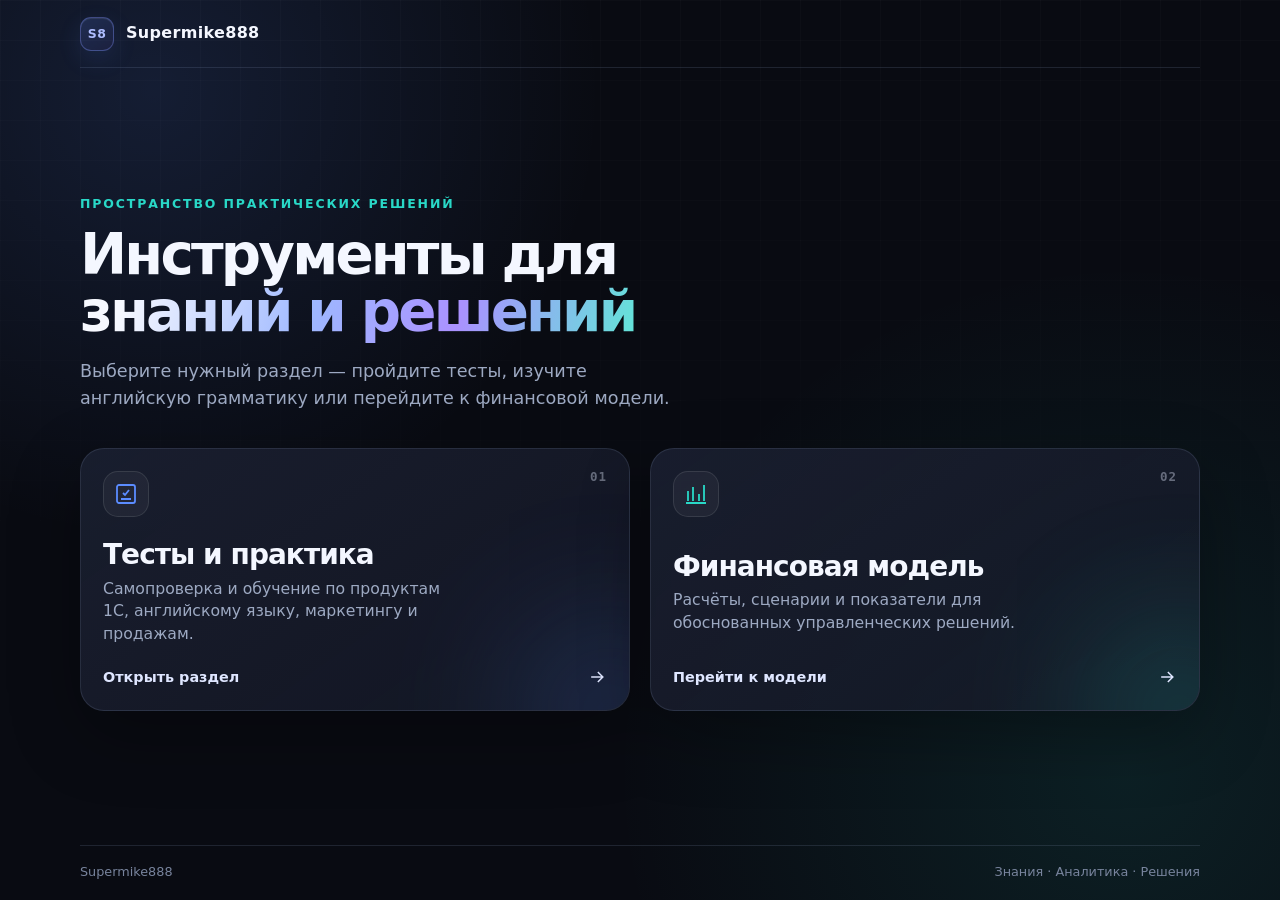
<file: index.html>
<!doctype html>
<html lang="ru">
<head>
  <meta charset="utf-8">
  <meta name="viewport" content="width=device-width, initial-scale=1">
  <meta name="description" content="Supermike888 — инструменты для знаний и решений.">
  <meta name="theme-color" content="#090b12">
  <title>Supermike888 — Инструменты для знаний и решений</title>
  <link rel="icon" type="image/svg+xml" href="data:image/svg+xml,%3Csvg xmlns='http://www.w3.org/2000/svg' viewBox='0 0 64 64'%3E%3Cdefs%3E%3ClinearGradient id='g' x1='0' y1='0' x2='1' y2='1'%3E%3Cstop stop-color='%235b8cff'/%3E%3Cstop offset='.5' stop-color='%238162ff'/%3E%3Cstop offset='1' stop-color='%2329d8c7'/%3E%3C/linearGradient%3E%3C/defs%3E%3Crect width='64' height='64' rx='16' fill='%23090b12'/%3E%3Cpath d='M18 39c5 6 23 6 28-3 4-7-4-11-12-12-7-1-12-3-8-7 4-4 13-3 18 1' fill='none' stroke='url(%23g)' stroke-width='7' stroke-linecap='round'/%3E%3C/svg%3E">
  <style>
    :root {
      color-scheme: dark;
      --bg: #090b12;
      --surface: rgba(21, 25, 39, 0.78);
      --surface-strong: rgba(26, 31, 48, 0.92);
      --text: #f4f7ff;
      --muted: #9da9c2;
      --blue: #5b8cff;
      --violet: #8162ff;
      --cyan: #29d8c7;
      --border: rgba(151, 168, 205, 0.16);
      --shadow: 0 24px 70px rgba(0, 0, 0, 0.3);
    }

    * { box-sizing: border-box; }

    html { min-width: 320px; }

    body {
      min-height: 100vh;
      margin: 0;
      background:
        radial-gradient(circle at 12% 10%, rgba(91, 140, 255, 0.14), transparent 28rem),
        radial-gradient(circle at 88% 86%, rgba(41, 216, 199, 0.1), transparent 32rem),
        var(--bg);
      color: var(--text);
      font-family: Inter, ui-sans-serif, system-ui, -apple-system, BlinkMacSystemFont, "Segoe UI", sans-serif;
      line-height: 1.55;
    }

    body::before {
      position: fixed;
      inset: 0;
      z-index: -1;
      background-image:
        linear-gradient(rgba(255, 255, 255, 0.018) 1px, transparent 1px),
        linear-gradient(90deg, rgba(255, 255, 255, 0.018) 1px, transparent 1px);
      background-size: 40px 40px;
      mask-image: linear-gradient(to bottom, black, transparent 82%);
      content: "";
      pointer-events: none;
    }

    a { color: inherit; }

    .shell {
      width: min(1120px, calc(100% - 40px));
      min-height: 100vh;
      margin-inline: auto;
      display: flex;
      flex-direction: column;
    }

    .topbar {
      display: flex;
      align-items: center;
      min-height: 68px;
      border-bottom: 1px solid var(--border);
    }

    .brand {
      display: inline-flex;
      align-items: center;
      gap: 12px;
      color: var(--text);
      font-size: 1rem;
      font-weight: 700;
      letter-spacing: 0.02em;
      text-decoration: none;
    }

    .brand-mark {
      width: 34px;
      height: 34px;
      display: grid;
      place-items: center;
      border: 1px solid rgba(133, 149, 255, 0.35);
      border-radius: 11px;
      background: linear-gradient(145deg, rgba(91, 140, 255, 0.18), rgba(129, 98, 255, 0.08));
      box-shadow: inset 0 1px 0 rgba(255, 255, 255, 0.08), 0 8px 24px rgba(91, 140, 255, 0.12);
      color: #aebdff;
      font-size: 0.78rem;
    }

    main {
      flex: 1;
      display: grid;
      align-content: center;
      gap: 36px;
      padding: 48px 0 56px;
    }

    .hero { max-width: 760px; }

    .eyebrow {
      margin: 0 0 14px;
      color: var(--cyan);
      font-size: 0.78rem;
      font-weight: 700;
      letter-spacing: 0.15em;
      text-transform: uppercase;
    }

    h1 {
      max-width: 760px;
      margin: 0;
      font-size: clamp(2.5rem, 4.4vw, 4.25rem);
      font-weight: 760;
      letter-spacing: -0.05em;
      line-height: 1;
    }

    .gradient-text {
      background: linear-gradient(105deg, #f7f9ff 8%, #9eb8ff 42%, #aa91ff 68%, #62e5d8 100%);
      background-clip: text;
      color: transparent;
    }

    .intro {
      max-width: 620px;
      margin: 18px 0 0;
      color: var(--muted);
      font-size: clamp(1rem, 1.4vw, 1.1rem);
    }

    .card-grid {
      display: grid;
      grid-template-columns: repeat(2, minmax(0, 1fr));
      gap: 20px;
    }

    .card {
      position: relative;
      min-height: 210px;
      overflow: hidden;
      display: flex;
      flex-direction: column;
      justify-content: space-between;
      padding: 22px;
      border: 1px solid var(--border);
      border-radius: 24px;
      background: linear-gradient(145deg, var(--surface-strong), var(--surface));
      box-shadow: var(--shadow);
      text-decoration: none;
      isolation: isolate;
      transition: transform 220ms ease, border-color 220ms ease, box-shadow 220ms ease;
    }

    .card::after {
      position: absolute;
      width: 190px;
      height: 190px;
      right: -75px;
      bottom: -95px;
      z-index: -1;
      border-radius: 50%;
      background: var(--accent, var(--blue));
      filter: blur(70px);
      opacity: 0.2;
      content: "";
      transition: opacity 220ms ease, transform 220ms ease;
    }

    .card:nth-child(2) { --accent: var(--cyan); }

    .card:hover {
      transform: translateY(-6px);
      border-color: color-mix(in srgb, var(--accent, var(--blue)) 56%, transparent);
      box-shadow: 0 30px 80px rgba(0, 0, 0, 0.42);
    }

    .card:hover::after { opacity: 0.34; transform: scale(1.15); }

    .card:focus-visible {
      outline: 3px solid var(--cyan);
      outline-offset: 4px;
    }

    .card-top {
      display: flex;
      align-items: flex-start;
      justify-content: space-between;
      gap: 24px;
    }

    .icon {
      width: 46px;
      height: 46px;
      flex: 0 0 auto;
      display: grid;
      place-items: center;
      border: 1px solid rgba(255, 255, 255, 0.1);
      border-radius: 15px;
      background: rgba(255, 255, 255, 0.045);
      color: var(--accent, var(--blue));
    }

    .icon svg { width: 24px; height: 24px; }

    .card-index {
      color: rgba(214, 222, 242, 0.42);
      font: 600 0.78rem/1 ui-monospace, SFMono-Regular, Menlo, Consolas, monospace;
      letter-spacing: 0.08em;
    }

    .card-copy h2 {
      margin: 22px 0 6px;
      font-size: clamp(1.45rem, 2.6vw, 1.75rem);
      letter-spacing: -0.035em;
      line-height: 1.15;
    }

    .card-copy p {
      max-width: 36ch;
      margin: 0;
      color: var(--muted);
      font-size: 0.98rem;
      line-height: 1.45;
    }

    .card-action {
      display: flex;
      align-items: center;
      justify-content: space-between;
      gap: 20px;
      margin-top: 20px;
      color: #dfe6ff;
      font-size: 0.9rem;
      font-weight: 650;
    }

    .card-action svg {
      width: 20px;
      height: 20px;
      transition: transform 220ms ease;
    }

    .card:hover .card-action svg { transform: translateX(4px); }

    footer {
      display: flex;
      justify-content: space-between;
      gap: 20px;
      padding: 16px 0 18px;
      border-top: 1px solid var(--border);
      color: #78849d;
      font-size: 0.8rem;
    }

    @media (min-width: 721px) and (max-height: 720px) {
      .shell { min-height: calc(100vh - 1px); }

      .topbar { min-height: 58px; }

      main {
        gap: 22px;
        padding: 22px 0 24px;
      }

      .eyebrow { margin-bottom: 10px; }

      h1 {
        max-width: 720px;
        font-size: clamp(2.45rem, 3.7vw, 3.25rem);
      }

      .intro {
        margin-top: 12px;
        font-size: 1rem;
        line-height: 1.45;
      }

      .card {
        min-height: 196px;
        padding: 18px 20px;
        border-radius: 20px;
      }

      .icon {
        width: 42px;
        height: 42px;
        border-radius: 13px;
      }

      .card-copy h2 {
        margin: 14px 0 6px;
        font-size: 1.45rem;
      }

      .card-copy p {
        font-size: 0.9rem;
        line-height: 1.4;
      }

      .card-action {
        margin-top: 14px;
        font-size: 0.86rem;
      }

      footer { padding: 12px 0 13px; }
    }

    @media (max-width: 720px) {
      .shell { width: min(100% - 24px, 1120px); }
      .topbar { min-height: 64px; }
      main { gap: 32px; padding: 42px 0 54px; }
      h1 { font-size: clamp(2.25rem, 10vw, 2.65rem); line-height: 1.02; }
      .intro { margin-top: 18px; font-size: 1rem; }
      .card-grid { grid-template-columns: 1fr; }
      .card { min-height: 210px; padding: 22px; border-radius: 20px; }
      footer { flex-direction: column; gap: 4px; }
    }

    @media (prefers-reduced-motion: reduce) {
      *, *::before, *::after { scroll-behavior: auto !important; transition-duration: 0.01ms !important; }
    }
  </style>
</head>
<body>
  <div class="shell">
    <header class="topbar">
      <div class="brand">
        <span class="brand-mark" aria-hidden="true">S8</span>
        <span>Supermike888</span>
      </div>
    </header>

    <main>
      <section class="hero" aria-labelledby="page-title">
        <p class="eyebrow">Пространство практических решений</p>
        <h1 id="page-title">Инструменты для <span class="gradient-text">знаний и решений</span></h1>
        <p class="intro">Выберите нужный раздел — пройдите тесты, изучите английскую грамматику или перейдите к финансовой модели.</p>
      </section>

      <nav class="card-grid" aria-label="Основные разделы">
        <a class="card" href="/tests/">
          <div class="card-top">
            <span class="icon" aria-hidden="true">
              <svg viewBox="0 0 24 24" fill="none" stroke="currentColor" stroke-width="1.8"><path d="M9 11l2 2 4-5"/><path d="M5 3h14a2 2 0 0 1 2 2v14a2 2 0 0 1-2 2H5a2 2 0 0 1-2-2V5a2 2 0 0 1 2-2Z"/><path d="M7 17h10"/></svg>
            </span>
            <span class="card-index">01</span>
          </div>
          <div class="card-copy">
            <h2>Тесты и практика</h2>
            <p>Самопроверка и обучение по продуктам 1С, английскому языку, маркетингу и продажам.</p>
          </div>
          <span class="card-action">Открыть раздел <svg aria-hidden="true" viewBox="0 0 24 24" fill="none" stroke="currentColor" stroke-width="1.8"><path d="M5 12h14M13 6l6 6-6 6"/></svg></span>
        </a>

        <a class="card" href="/finmodel/">
          <div class="card-top">
            <span class="icon" aria-hidden="true">
              <svg viewBox="0 0 24 24" fill="none" stroke="currentColor" stroke-width="1.8"><path d="M4 19V9m5 10V5m6 14v-7m5 7V3"/><path d="M2 21h20"/></svg>
            </span>
            <span class="card-index">02</span>
          </div>
          <div class="card-copy">
            <h2>Финансовая модель</h2>
            <p>Расчёты, сценарии и показатели для обоснованных управленческих решений.</p>
          </div>
          <span class="card-action">Перейти к модели <svg aria-hidden="true" viewBox="0 0 24 24" fill="none" stroke="currentColor" stroke-width="1.8"><path d="M5 12h14M13 6l6 6-6 6"/></svg></span>
        </a>
      </nav>
    </main>

    <footer>
      <span>Supermike888</span>
      <span>Знания · Аналитика · Решения</span>
    </footer>
  </div>
</body>
</html>
</file>
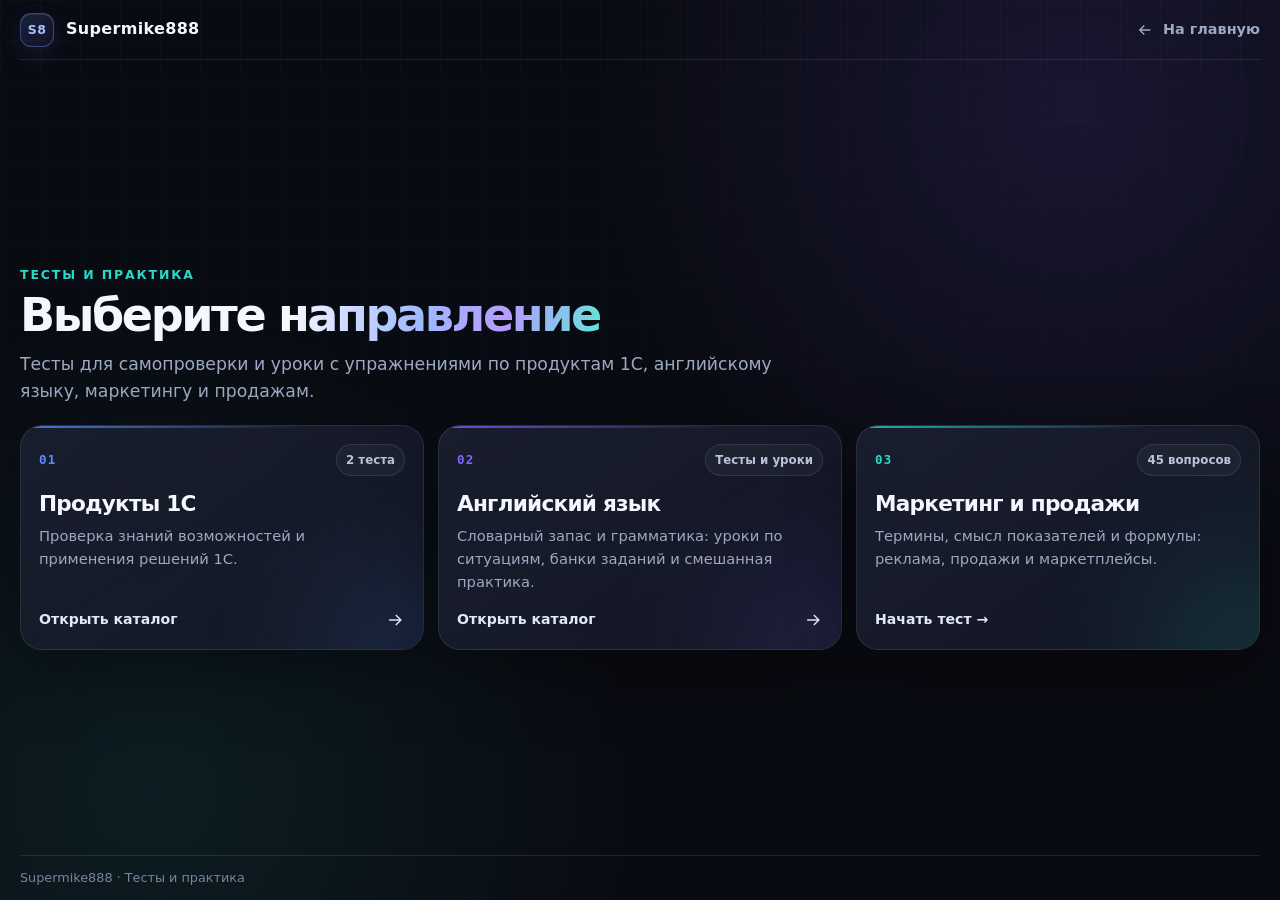
<file: tests/index.html>
<!doctype html>
<html lang="ru">
<head>
  <meta charset="utf-8">
  <meta name="viewport" content="width=device-width, initial-scale=1">
  <meta name="description" content="Тесты и практика Supermike888 — самопроверка, уроки и упражнения.">
  <meta name="theme-color" content="#090b12">
  <title>Тесты и практика — Supermike888</title>
  <link rel="stylesheet" href="/tests/catalog.css">
</head>
<body class="catalog-page catalog-overview">
  <div class="shell">
    <header class="topbar">
      <a class="brand" href="/" aria-label="Supermike888 — главная страница">
        <span class="brand-mark" aria-hidden="true">S8</span>
        <span>Supermike888</span>
      </a>
      <a class="back-link" href="/">
        <svg aria-hidden="true" viewBox="0 0 24 24" fill="none" stroke="currentColor" stroke-width="1.8"><path d="M19 12H5m6-6-6 6 6 6"/></svg>
        На главную
      </a>
    </header>

    <main>
      <section class="hero" aria-labelledby="page-title">
        <p class="eyebrow">Тесты и практика</p>
        <h1 id="page-title">Выберите <span class="gradient-text">направление</span></h1>
        <p class="intro">Тесты для самопроверки и уроки с упражнениями по продуктам 1С, английскому языку, маркетингу и продажам.</p>
      </section>

      <nav class="card-grid three" aria-label="Направления обучения и самопроверки">
        <a class="card" href="/tests/1c/">
          <div class="card-head"><span class="number">01</span><span class="badge">2 теста</span></div>
          <h2>Продукты 1С</h2>
          <p class="meta">Проверка знаний возможностей и применения решений 1С.</p>
          <span class="card-action">Открыть каталог <svg aria-hidden="true" viewBox="0 0 24 24" fill="none" stroke="currentColor" stroke-width="1.8"><path d="M5 12h14M13 6l6 6-6 6"/></svg></span>
        </a>

        <a class="card" href="/tests/english/">
          <div class="card-head"><span class="number">02</span><span class="badge">Тесты и уроки</span></div>
          <h2>Английский язык</h2>
          <p class="meta">Словарный запас и грамматика: уроки по ситуациям, банки заданий и смешанная практика.</p>
          <span class="card-action">Открыть каталог <svg aria-hidden="true" viewBox="0 0 24 24" fill="none" stroke="currentColor" stroke-width="1.8"><path d="M5 12h14M13 6l6 6-6 6"/></svg></span>
        </a>
        <a class="card" href="/tests/marketing/">
          <div class="card-head"><span class="number">03</span><span class="badge">45 вопросов</span></div>
          <h2>Маркетинг и продажи</h2>
          <p class="meta">Термины, смысл показателей и формулы: реклама, продажи и маркетплейсы.</p>
          <span class="card-action">Начать тест →</span>
        </a>
      </nav>
    </main>

    <footer>Supermike888 · Тесты и практика</footer>
  </div>
</body>
</html>
</file>
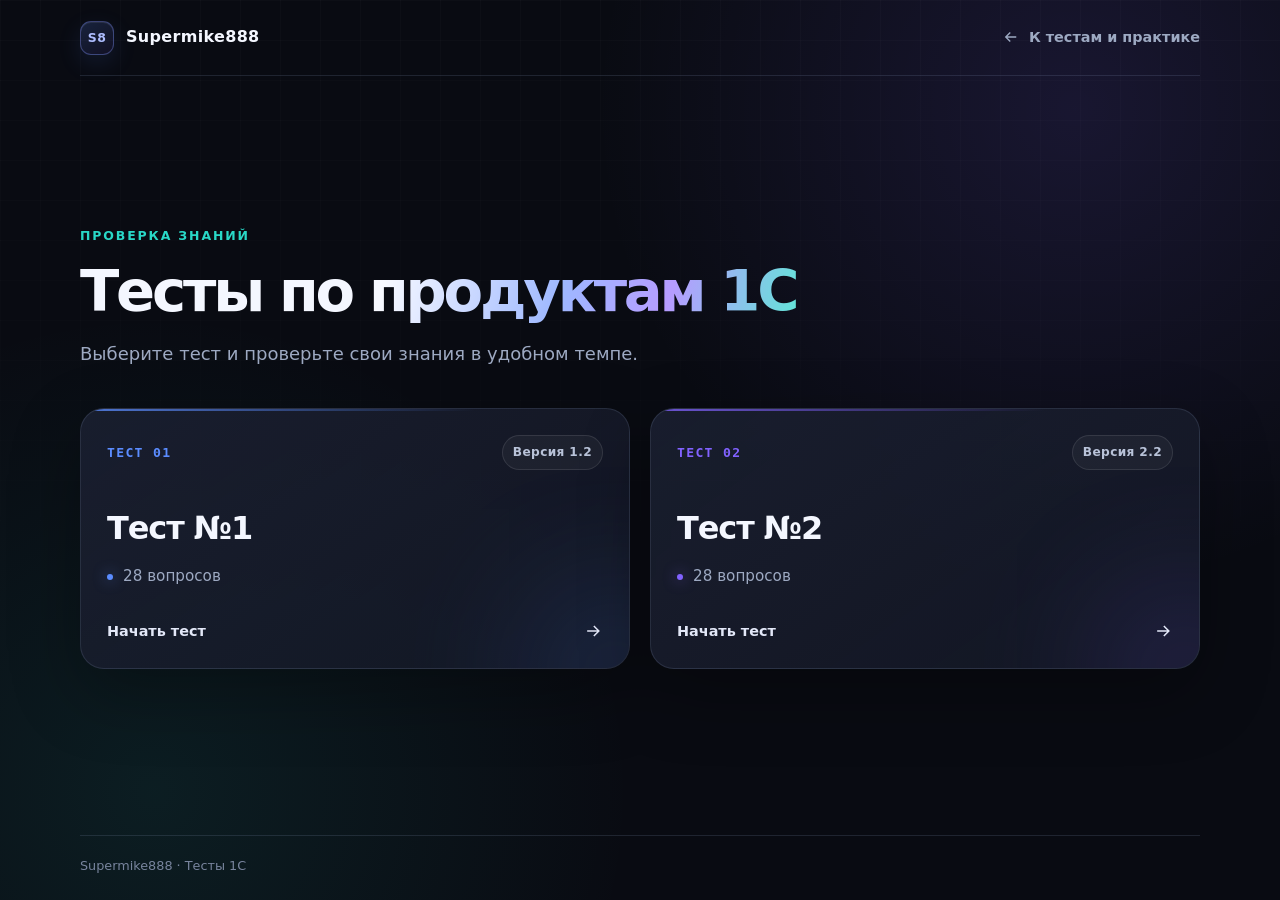
<file: tests/1c/index.html>
<!doctype html>
<html lang="ru">
<head>
  <meta charset="utf-8">
  <meta name="viewport" content="width=device-width, initial-scale=1">
  <meta name="description" content="Тесты по продуктам 1С — выберите тест для проверки знаний.">
  <meta name="theme-color" content="#090b12">
  <title>Тесты по продуктам 1С — Supermike888</title>
  <link rel="icon" type="image/svg+xml" href="data:image/svg+xml,%3Csvg xmlns='http://www.w3.org/2000/svg' viewBox='0 0 64 64'%3E%3Cdefs%3E%3ClinearGradient id='g' x1='0' y1='0' x2='1' y2='1'%3E%3Cstop stop-color='%235b8cff'/%3E%3Cstop offset='.5' stop-color='%238162ff'/%3E%3Cstop offset='1' stop-color='%2329d8c7'/%3E%3C/linearGradient%3E%3C/defs%3E%3Crect width='64' height='64' rx='16' fill='%23090b12'/%3E%3Cpath d='M18 39c5 6 23 6 28-3 4-7-4-11-12-12-7-1-12-3-8-7 4-4 13-3 18 1' fill='none' stroke='url(%23g)' stroke-width='7' stroke-linecap='round'/%3E%3C/svg%3E">
  <style>
    :root {
      color-scheme: dark;
      --bg: #090b12;
      --surface: rgba(21, 25, 39, 0.78);
      --surface-strong: rgba(26, 31, 48, 0.92);
      --text: #f4f7ff;
      --muted: #9da9c2;
      --blue: #5b8cff;
      --violet: #8162ff;
      --cyan: #29d8c7;
      --border: rgba(151, 168, 205, 0.16);
      --shadow: 0 24px 70px rgba(0, 0, 0, 0.3);
    }

    * { box-sizing: border-box; }

    html { min-width: 320px; }

    body {
      min-height: 100vh;
      margin: 0;
      overflow-x: hidden;
      background:
        radial-gradient(circle at 84% 12%, rgba(129, 98, 255, 0.13), transparent 30rem),
        radial-gradient(circle at 12% 88%, rgba(41, 216, 199, 0.09), transparent 30rem),
        var(--bg);
      color: var(--text);
      font-family: Inter, ui-sans-serif, system-ui, -apple-system, BlinkMacSystemFont, "Segoe UI", sans-serif;
      line-height: 1.55;
    }

    body::before {
      position: fixed;
      inset: 0;
      z-index: -1;
      background-image:
        linear-gradient(rgba(255, 255, 255, 0.018) 1px, transparent 1px),
        linear-gradient(90deg, rgba(255, 255, 255, 0.018) 1px, transparent 1px);
      background-size: 40px 40px;
      mask-image: linear-gradient(to bottom, black, transparent 82%);
      content: "";
      pointer-events: none;
    }

    a { color: inherit; }

    .shell {
      width: min(1120px, calc(100% - 40px));
      min-height: 100vh;
      margin-inline: auto;
      display: flex;
      flex-direction: column;
    }

    .topbar {
      min-height: 76px;
      display: flex;
      align-items: center;
      justify-content: space-between;
      gap: 20px;
      border-bottom: 1px solid var(--border);
    }

    .brand {
      display: inline-flex;
      align-items: center;
      gap: 12px;
      font-size: 1rem;
      font-weight: 700;
      letter-spacing: 0.02em;
      text-decoration: none;
    }

    .brand-mark {
      width: 34px;
      height: 34px;
      display: grid;
      place-items: center;
      border: 1px solid rgba(133, 149, 255, 0.35);
      border-radius: 11px;
      background: linear-gradient(145deg, rgba(91, 140, 255, 0.18), rgba(129, 98, 255, 0.08));
      color: #aebdff;
      font-size: 0.78rem;
      box-shadow: inset 0 1px 0 rgba(255, 255, 255, 0.08), 0 8px 24px rgba(91, 140, 255, 0.12);
    }

    .home-link {
      display: inline-flex;
      align-items: center;
      gap: 9px;
      color: var(--muted);
      font-size: 0.9rem;
      font-weight: 600;
      text-decoration: none;
      transition: color 180ms ease;
    }

    .home-link:hover { color: var(--text); }
    .home-link:focus-visible { outline: 3px solid var(--cyan); outline-offset: 6px; border-radius: 4px; }
    .home-link svg { width: 18px; height: 18px; transition: transform 180ms ease; }
    .home-link:hover svg { transform: translateX(-3px); }

    main {
      flex: 1;
      display: grid;
      align-content: center;
      gap: 40px;
      padding: 56px 0 72px;
    }

    .hero { max-width: 720px; }

    .eyebrow {
      margin: 0 0 17px;
      color: var(--cyan);
      font-size: 0.78rem;
      font-weight: 700;
      letter-spacing: 0.15em;
      text-transform: uppercase;
    }

    h1 {
      margin: 0;
      font-size: clamp(2.4rem, 4.5vw, 4.1rem);
      font-weight: 760;
      letter-spacing: -0.055em;
      line-height: 1;
    }

    .gradient-text {
      background: linear-gradient(105deg, #f7f9ff 5%, #9eb8ff 45%, #b69cff 70%, #62e5d8 100%);
      background-clip: text;
      color: transparent;
    }

    .intro {
      max-width: 620px;
      margin: 20px 0 0;
      color: var(--muted);
      font-size: clamp(1rem, 1.5vw, 1.125rem);
    }

    .card-grid {
      display: grid;
      grid-template-columns: repeat(2, minmax(0, 1fr));
      gap: 20px;
    }

    .test-card {
      --accent: var(--blue);
      position: relative;
      min-height: 248px;
      overflow: hidden;
      display: flex;
      flex-direction: column;
      padding: 26px;
      border: 1px solid var(--border);
      border-radius: 24px;
      background: linear-gradient(145deg, var(--surface-strong), var(--surface));
      box-shadow: var(--shadow);
      text-decoration: none;
      isolation: isolate;
      transition: transform 220ms ease, border-color 220ms ease, box-shadow 220ms ease;
    }

    .test-card:nth-child(2) { --accent: var(--violet); }

    .test-card::before {
      position: absolute;
      inset: 0 0 auto;
      height: 2px;
      background: linear-gradient(90deg, var(--accent), transparent 72%);
      content: "";
      opacity: 0.8;
    }

    .test-card::after {
      position: absolute;
      width: 180px;
      height: 180px;
      right: -76px;
      bottom: -94px;
      z-index: -1;
      border-radius: 50%;
      background: var(--accent);
      filter: blur(70px);
      opacity: 0.18;
      content: "";
      transition: opacity 220ms ease, transform 220ms ease;
    }

    .test-card:hover {
      transform: translateY(-6px);
      border-color: color-mix(in srgb, var(--accent) 56%, transparent);
      box-shadow: 0 30px 80px rgba(0, 0, 0, 0.42);
    }

    .test-card:hover::after { opacity: 0.34; transform: scale(1.15); }
    .test-card:focus-visible { outline: 3px solid var(--cyan); outline-offset: 4px; }

    .card-head {
      display: flex;
      align-items: center;
      justify-content: space-between;
      gap: 16px;
    }

    .number {
      color: var(--accent);
      font: 700 0.82rem/1 ui-monospace, SFMono-Regular, Menlo, Consolas, monospace;
      letter-spacing: 0.1em;
    }

    .version {
      padding: 7px 10px;
      border: 1px solid rgba(255, 255, 255, 0.1);
      border-radius: 999px;
      background: rgba(255, 255, 255, 0.04);
      color: #b9c3d9;
      font-size: 0.76rem;
      font-weight: 650;
      letter-spacing: 0.03em;
    }

    .test-card h2 {
      margin: 34px 0 10px;
      font-size: clamp(1.6rem, 3vw, 2rem);
      letter-spacing: -0.035em;
    }

    .meta {
      display: flex;
      align-items: center;
      min-height: 26px;
      margin: 0;
      color: var(--muted);
      font-size: 0.95rem;
    }

    .meta-dot {
      width: 6px;
      height: 6px;
      margin-right: 10px;
      border-radius: 50%;
      background: var(--accent);
      box-shadow: 0 0 14px color-mix(in srgb, var(--accent) 70%, transparent);
    }

    .card-action {
      display: flex;
      align-items: center;
      justify-content: space-between;
      gap: 20px;
      margin-top: auto;
      padding-top: 30px;
      color: #e3e8f8;
      font-size: 0.9rem;
      font-weight: 650;
    }

    .card-action svg { width: 20px; height: 20px; transition: transform 220ms ease; }
    .test-card:hover .card-action svg { transform: translateX(4px); }

    footer {
      padding: 20px 0 24px;
      border-top: 1px solid var(--border);
      color: #78849d;
      font-size: 0.8rem;
    }

    @media (max-width: 720px) {
      .shell { width: min(100% - 24px, 1120px); }
      .topbar { min-height: 64px; }
      .brand > span:last-child { display: none; }
      main { gap: 32px; padding: 42px 0 54px; }
      h1 { font-size: clamp(2.25rem, 9.5vw, 2.55rem); line-height: 1.02; }
      .intro { margin-top: 18px; font-size: 1rem; }
      .card-grid { grid-template-columns: 1fr; }
      .test-card { min-height: 220px; padding: 22px; border-radius: 20px; }
    }

    @media (prefers-reduced-motion: reduce) {
      *, *::before, *::after { scroll-behavior: auto !important; transition-duration: 0.01ms !important; }
    }
  </style>
</head>
<body>
  <div class="shell">
    <header class="topbar">
      <a class="brand" href="/" aria-label="Supermike888 — главная страница">
        <span class="brand-mark" aria-hidden="true">S8</span>
        <span>Supermike888</span>
      </a>
      <a class="home-link" href="/tests/">
        <svg aria-hidden="true" viewBox="0 0 24 24" fill="none" stroke="currentColor" stroke-width="1.8"><path d="M19 12H5m6-6-6 6 6 6"/></svg>
        К тестам и практике
      </a>
    </header>

    <main>
      <section class="hero" aria-labelledby="page-title">
        <p class="eyebrow">Проверка знаний</p>
        <h1 id="page-title">Тесты по <span class="gradient-text">продуктам 1С</span></h1>
        <p class="intro">Выберите тест и проверьте свои знания в удобном темпе.</p>
      </section>

      <nav class="card-grid" aria-label="Доступные тесты">
        <a class="test-card" href="/tests/1c/1/">
          <div class="card-head">
            <span class="number">ТЕСТ 01</span>
            <span class="version">Версия 1.2</span>
          </div>
          <h2>Тест №1</h2>
          <p class="meta"><span class="meta-dot" aria-hidden="true"></span>28 вопросов</p>
          <span class="card-action">Начать тест <svg aria-hidden="true" viewBox="0 0 24 24" fill="none" stroke="currentColor" stroke-width="1.8"><path d="M5 12h14M13 6l6 6-6 6"/></svg></span>
        </a>

        <a class="test-card" href="/tests/1c/2/">
          <div class="card-head">
            <span class="number">ТЕСТ 02</span>
            <span class="version">Версия 2.2</span>
          </div>
          <h2>Тест №2</h2>
          <p class="meta"><span class="meta-dot" aria-hidden="true"></span>28 вопросов</p>
          <span class="card-action">Начать тест <svg aria-hidden="true" viewBox="0 0 24 24" fill="none" stroke="currentColor" stroke-width="1.8"><path d="M5 12h14M13 6l6 6-6 6"/></svg></span>
        </a>
      </nav>
    </main>

    <footer>Supermike888 · Тесты 1С</footer>
  </div>
</body>
</html>
</file>
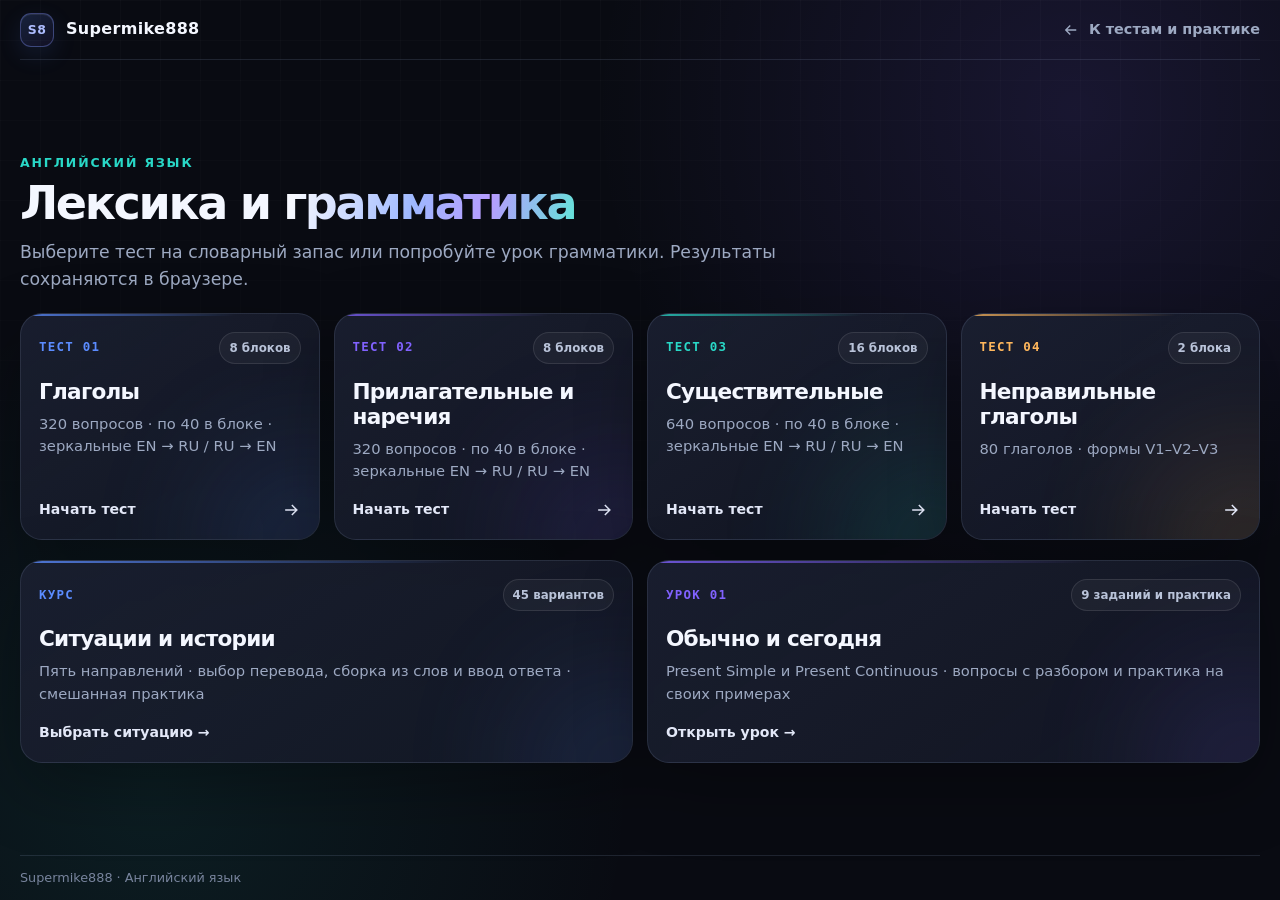
<file: tests/english/index.html>
<!doctype html>
<html lang="ru">
<head>
  <meta charset="utf-8">
  <meta name="viewport" content="width=device-width, initial-scale=1">
  <meta name="description" content="Тесты по английской лексике и пробный урок грамматики.">
  <meta name="theme-color" content="#090b12">
  <title>Английский язык — тесты Supermike888</title>
  <link rel="stylesheet" href="../catalog.css">
</head>
<body class="catalog-page catalog-english">
  <div class="shell">
    <header class="topbar">
      <a class="brand" href="../../index.html" aria-label="Supermike888 — главная страница">
        <span class="brand-mark" aria-hidden="true">S8</span>
        <span>Supermike888</span>
      </a>
      <a class="back-link" href="../index.html">
        <svg aria-hidden="true" viewBox="0 0 24 24" fill="none" stroke="currentColor" stroke-width="1.8"><path d="M19 12H5m6-6-6 6 6 6"/></svg>
        К тестам и практике
      </a>
    </header>

    <main>
      <section class="hero" aria-labelledby="page-title">
        <p class="eyebrow">Английский язык</p>
        <h1 id="page-title">Лексика и <span class="gradient-text">грамматика</span></h1>
        <p class="intro">Выберите тест на словарный запас или попробуйте урок грамматики. Результаты сохраняются в браузере.</p>
      </section>

      <nav class="card-grid four" aria-label="Английские тесты">
        <a class="card" href="1/index.html">
          <div class="card-head"><span class="number">ТЕСТ 01</span><span class="badge">8 блоков</span></div>
          <h2>Глаголы</h2>
          <p class="meta">320 вопросов · по 40 в блоке · зеркальные EN → RU / RU → EN</p>
          <span class="card-action">Начать тест <svg aria-hidden="true" viewBox="0 0 24 24" fill="none" stroke="currentColor" stroke-width="1.8"><path d="M5 12h14M13 6l6 6-6 6"/></svg></span>
        </a>

        <a class="card" href="2/index.html">
          <div class="card-head"><span class="number">ТЕСТ 02</span><span class="badge">8 блоков</span></div>
          <h2>Прилагательные и наречия</h2>
          <p class="meta">320 вопросов · по 40 в блоке · зеркальные EN → RU / RU → EN</p>
          <span class="card-action">Начать тест <svg aria-hidden="true" viewBox="0 0 24 24" fill="none" stroke="currentColor" stroke-width="1.8"><path d="M5 12h14M13 6l6 6-6 6"/></svg></span>
        </a>

        <a class="card" href="3/index.html">
          <div class="card-head"><span class="number">ТЕСТ 03</span><span class="badge">16 блоков</span></div>
          <h2>Существительные</h2>
          <p class="meta">640 вопросов · по 40 в блоке · зеркальные EN → RU / RU → EN</p>
          <span class="card-action">Начать тест <svg aria-hidden="true" viewBox="0 0 24 24" fill="none" stroke="currentColor" stroke-width="1.8"><path d="M5 12h14M13 6l6 6-6 6"/></svg></span>
        </a>

        <a class="card" href="4/index.html">
          <div class="card-head"><span class="number">ТЕСТ 04</span><span class="badge">2 блока</span></div>
          <h2>Неправильные глаголы</h2>
          <p class="meta">80 глаголов · формы V1–V2–V3</p>
          <span class="card-action">Начать тест <svg aria-hidden="true" viewBox="0 0 24 24" fill="none" stroke="currentColor" stroke-width="1.8"><path d="M5 12h14M13 6l6 6-6 6"/></svg></span>
        </a>
      </nav>

      <nav class="card-grid" aria-label="Уроки грамматики">
        <a class="card" href="grammar/course.html">
          <div class="card-head"><span class="number">КУРС</span><span class="badge">45 вариантов</span></div>
          <h2>Ситуации и истории</h2>
          <p class="meta">Пять направлений · выбор перевода, сборка из слов и ввод ответа · смешанная практика</p>
          <span class="card-action">Выбрать ситуацию →</span>
        </a>
        <a class="card" href="grammar/index.html">
          <div class="card-head"><span class="number">УРОК 01</span><span class="badge">9 заданий и практика</span></div>
          <h2>Обычно и сегодня</h2>
          <p class="meta">Present Simple и Present Continuous · вопросы с разбором и практика на своих примерах</p>
          <span class="card-action">Открыть урок →</span>
        </a>
      </nav>
    </main>

    <footer>Supermike888 · Английский язык</footer>
  </div>
</body>
</html>
</file>
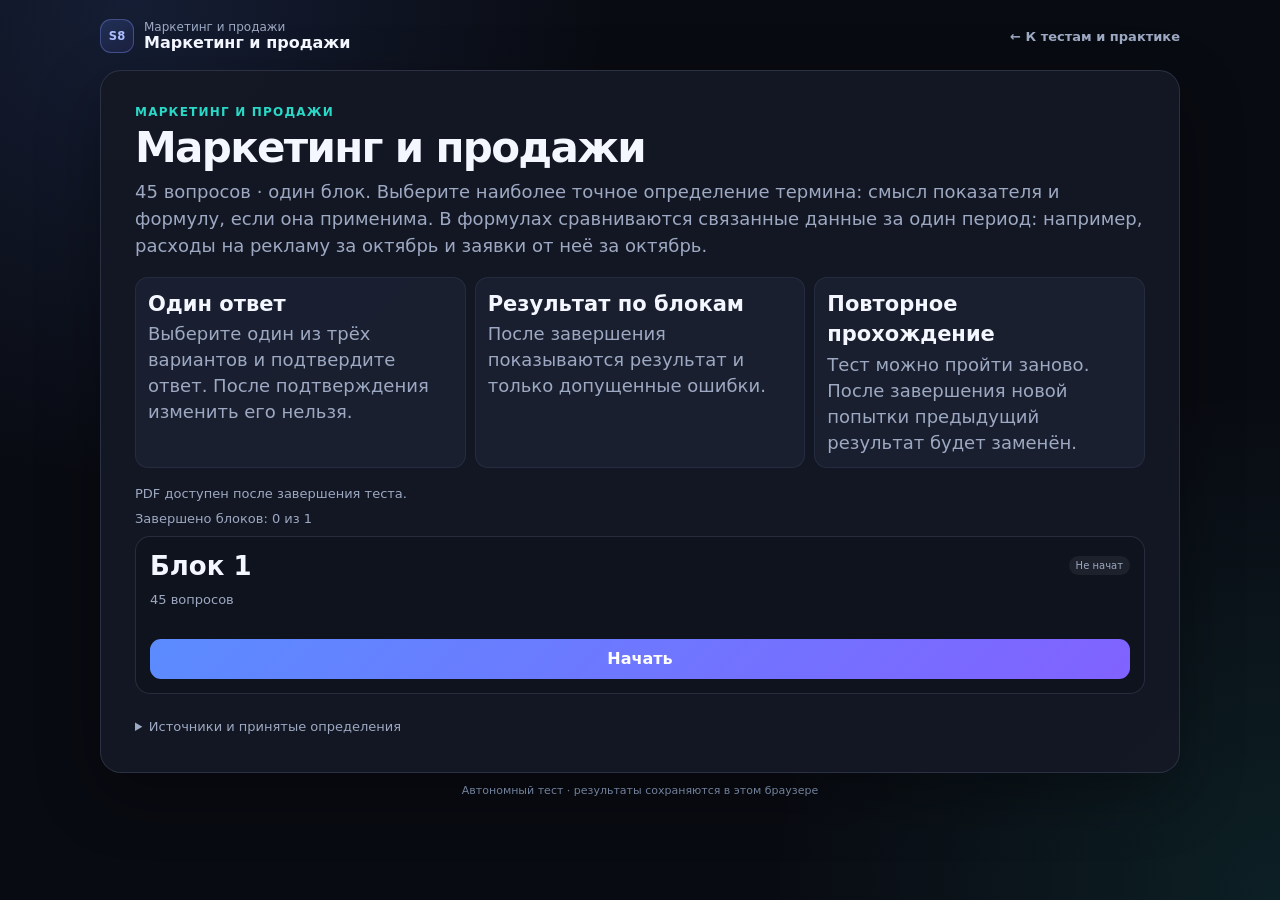
<file: tests/marketing/index.html>
<!doctype html>
<html lang="ru">
<head>
  <meta charset="utf-8">
  <meta name="viewport" content="width=device-width, initial-scale=1">
  <meta name="description" content="Тест «Маркетинг и продажи»: показатели, реклама, продажи и маркетплейсы.">
  <meta name="theme-color" content="#090b12">
  <title>Маркетинг и продажи — тест Supermike888</title>
  <style>
    :root {
      color-scheme: dark;
      --bg: #090b12;
      --surface: rgba(20, 24, 37, .96);
      --surface-soft: rgba(28, 34, 52, .78);
      --surface-hover: rgba(35, 43, 65, .9);
      --text: #f4f7ff;
      --muted: #9da9c2;
      --line: rgba(151, 168, 205, .18);
      --blue: #5b8cff;
      --violet: #8162ff;
      --cyan: #29d8c7;
      --cyan-soft: rgba(41, 216, 199, .12);
      --shadow: 0 22px 64px rgba(0, 0, 0, .32);
      font-family: Inter, ui-sans-serif, system-ui, -apple-system, BlinkMacSystemFont, "Segoe UI", sans-serif;
    }

    * { box-sizing: border-box; }
    html { min-width: 320px; }

    body {
      min-height: 100vh;
      margin: 0;
      overflow-x: hidden;
      color: var(--text);
      background:
        radial-gradient(circle at 10% 0%, rgba(91, 140, 255, .14), transparent 30rem),
        radial-gradient(circle at 100% 100%, rgba(41, 216, 199, .1), transparent 32rem),
        var(--bg);
    }

    button, input { font: inherit; }
    button { cursor: pointer; }
    a { color: inherit; }
    button:focus-visible, a:focus-visible, input:focus-visible, .option:focus-within {
      outline: 3px solid rgba(41, 216, 199, .55);
      outline-offset: 3px;
    }

    .shell { width: min(1080px, calc(100% - 28px)); margin: 0 auto; padding: 12px 0 20px; }
    .topbar { min-height: 48px; display: flex; align-items: center; justify-content: space-between; gap: 16px; margin-bottom: 10px; }
    .brand { display: flex; align-items: center; gap: 10px; min-width: 0; }
    .brand-mark {
      width: 34px; height: 34px; flex: 0 0 auto; display: grid; place-items: center;
      border: 1px solid rgba(133, 149, 255, .35); border-radius: 11px;
      background: linear-gradient(145deg, rgba(91, 140, 255, .18), rgba(129, 98, 255, .08));
      color: #aebdff; font-size: .72rem; font-weight: 800;
    }
    .brand-name { color: var(--muted); font-size: 12px; }
    .brand-title { overflow-wrap: anywhere; font-weight: 750; line-height: 1.15; }
    .back-link { display: inline-flex; align-items: center; gap: 7px; color: var(--muted); font-size: 13px; font-weight: 700; text-decoration: none; white-space: nowrap; }
    .back-link:hover { color: var(--text); }

    .panel { overflow: hidden; border: 1px solid var(--line); border-radius: 21px; background: var(--surface); box-shadow: var(--shadow); }
    .home { padding: clamp(20px, 3.3vw, 34px); }
    .eyebrow { color: var(--cyan); font-size: 12px; font-weight: 800; letter-spacing: .1em; text-transform: uppercase; }
    h1 { margin: 7px 0 8px; font-size: clamp(28px, 4vw, 42px); line-height: 1.04; letter-spacing: -.04em; }
    .lead { max-width: none; margin: 0; color: var(--muted); font-size: 18px; line-height: 1.5; }
    .rules { display: grid; grid-template-columns: repeat(3, 1fr); gap: 9px; margin: 18px 0; }
    .rule { padding: 11px 12px; border: 1px solid rgba(151, 168, 205, .1); border-radius: 13px; background: var(--surface-soft); color: var(--muted); font-size: 18px; line-height: 1.45; }
    .rule strong { display: block; margin-bottom: 2px; color: var(--text); font-size: 21px; }
    .summary { margin-bottom: 10px; color: var(--muted); font-size: 13px; }
    .block-grid { display: grid; grid-template-columns: repeat(auto-fit, minmax(205px, 1fr)); gap: 10px; }
    .block-card { border: 1px solid var(--line); border-radius: 15px; padding: 14px; background: rgba(14, 18, 29, .65); }
    .block-card.done { border-color: rgba(41, 216, 199, .34); background: rgba(25, 63, 63, .22); }
    .block-card.active { border-color: rgba(91, 140, 255, .5); }
    .block-top { display: flex; justify-content: space-between; align-items: center; gap: 8px; }
    .block-name { font-size: 26px; font-weight: 800; }
    .badge { padding: 4px 7px; border-radius: 999px; background: rgba(255, 255, 255, .06); color: var(--muted); font-size: 10px; white-space: nowrap; }
    .done .badge { background: var(--cyan-soft); color: #7ff1e6; }
    .active .badge { background: rgba(91, 140, 255, .14); color: #afc4ff; }
    .block-score { min-height: 38px; margin: 10px 0; color: var(--muted); font-size: 13px; line-height: 1.4; }
    .card-actions { display: flex; flex-wrap: wrap; gap: 7px; }

    .btn {
      min-height: 40px; border: 0; border-radius: 11px; padding: 9px 12px;
      background: linear-gradient(135deg, var(--blue), var(--violet)); color: white; font-weight: 750;
      transition: transform .15s ease, filter .15s ease, background .15s ease;
    }
    .btn:hover { filter: brightness(1.08); transform: translateY(-1px); }
    .btn.secondary { border: 1px solid var(--line); background: rgba(255, 255, 255, .035); color: var(--text); }
    .btn.secondary:hover { background: var(--surface-hover); }
    .btn:disabled { cursor: not-allowed; opacity: .42; transform: none; }
    .btn.full { width: 100%; }

    .overall { margin-top: 16px; border: 1px solid rgba(41, 216, 199, .3); border-radius: 15px; padding: 14px; background: var(--cyan-soft); color: #cbd8e9; font-size: 14px; line-height: 1.5; }
    .overall strong { color: #8cf4ea; }
    .overall .btn { margin-top: 10px; }

    .test-view { min-height: min(620px, calc(100svh - 92px)); display: flex; flex-direction: column; }
    .test-head { padding: 12px 18px 9px; border-bottom: 1px solid var(--line); background: rgba(12, 15, 25, .82); }
    .test-head-row { display: flex; justify-content: space-between; gap: 12px; align-items: center; }
    .test-head-row strong { font-size: 26px; }
    .test-meta { color: var(--muted); font-size: 18px; }
    .progress-track { height: 5px; overflow: hidden; margin-top: 8px; border-radius: 999px; background: rgba(255, 255, 255, .08); }
    .progress-fill { height: 100%; border-radius: inherit; background: linear-gradient(90deg, var(--blue), var(--cyan)); transition: width .2s ease; }
    .question-wrap { flex: 1; display: flex; flex-direction: column; padding: clamp(16px, 2.7vw, 26px); }
    .question-label { color: var(--muted); font-size: 12px; font-weight: 700; }
    .word { max-width: 100%; margin: 6px 0 3px; overflow-wrap: anywhere; font-size: clamp(24px, 3.8vw, 38px); letter-spacing: -.035em; line-height: 1.02; }
    .pos { color: var(--cyan); font-size: 12px; font-weight: 750; }
    .prompt { margin: 10px 0 8px; color: var(--muted); font-size: 13px; }
    .options { display: grid; gap: 8px; }
    .option {
      min-width: 0; min-height: 50px; display: flex; align-items: center; gap: 10px;
      border: 1px solid var(--line); border-radius: 13px; padding: 9px 12px;
      background: rgba(255, 255, 255, .025); transition: border-color .15s ease, background .15s ease, transform .15s ease;
    }
    .option:hover { border-color: rgba(41, 216, 199, .46); transform: translateY(-1px); }
    .option.selected { border-color: var(--cyan); background: var(--cyan-soft); }
    .option input { width: 18px; height: 18px; flex: 0 0 auto; accent-color: var(--cyan); }
    .letter { width: 22px; flex: 0 0 auto; color: var(--cyan); font-weight: 850; }
    .option-text { font-size: 17px; min-width: 0; overflow-wrap: anywhere; line-height: 1.35; }
    .nav { display: flex; align-items: center; justify-content: space-between; gap: 10px; margin-top: auto; padding-top: 14px; }

    .result { padding: clamp(22px, 4vw, 42px); text-align: center; }
    .result h2 { margin: 5px 0 2px; overflow-wrap: anywhere; font-size: clamp(27px, 4vw, 38px); }
    .subject { margin: 0; color: var(--muted); font-size: 13px; }
    .score { margin: 13px 0 3px; color: #8cf4ea; font-size: clamp(42px, 7vw, 66px); font-weight: 850; letter-spacing: -.05em; }
    .result-note { max-width: 640px; margin: 0 auto 16px; color: var(--muted); line-height: 1.45; }
    .table-scroll { width: 100%; overflow-x: auto; margin: 16px auto; border: 1px solid var(--line); border-radius: 13px; }
    .result-table { width: 100%; min-width: 520px; border-collapse: collapse; text-align: left; }
    .result-table th, .result-table td { padding: 9px 11px; border-bottom: 1px solid var(--line); white-space: nowrap; }
    .result-table tr:last-child td { border-bottom: 0; }
    .result-table th { color: var(--muted); font-size: 11px; text-transform: uppercase; letter-spacing: .04em; }
    .result-table td:nth-child(n+2), .result-table th:nth-child(n+2) { text-align: right; }
    .mistakes-review { margin: 18px 0 0; padding: 16px; border: 1px solid rgba(255, 183, 92, .28); border-radius: 14px; background: rgba(90, 54, 20, .18); text-align: left; }
    .mistakes-review h3 { margin: 0 0 10px; font-size: 17px; }
    .mistakes-review p { margin: 0; color: var(--muted); }
    .mistake-list { display: grid; gap: 8px; margin: 0; padding: 0; list-style: none; }
    .mistake-item { padding: 10px 11px; border: 1px solid var(--line); border-radius: 10px; background: rgba(10, 13, 22, .34); }
    .mistake-question { display: block; margin-bottom: 3px; font-weight: 760; overflow-wrap: anywhere; }
    .mistake-answer { color: var(--muted); overflow-wrap: anywhere; }
    .result-actions { display: flex; flex-wrap: wrap; justify-content: center; gap: 8px; margin-top: 16px; }
    .report-date { margin: 13px 0 0; color: var(--muted); font-size: 12px; }
    .footer { padding: 11px 0 0; color: #71809b; font-size: 11px; text-align: center; }

    @media (max-width: 700px) {
      .shell { width: min(100% - 16px, 1080px); padding-top: 6px; }
      .topbar { min-height: 46px; margin-bottom: 6px; }
      .brand-name { display: none; }
      .brand-title { max-width: 145px; font-size: 13px; }
      .back-link { font-size: 12px; }
      .panel { border-radius: 17px; }
      .home { padding: 18px 15px; }
      h1 { font-size: clamp(27px, 8.8vw, 34px); }
      .lead { font-size: 17px; }
      .rules { grid-template-columns: 1fr; gap: 7px; margin: 14px 0; }
      .rule { padding: 9px 10px; }
      .block-grid { grid-template-columns: 1fr; }
      .test-view { min-height: calc(100svh - 68px); }
      .test-head { padding: 9px 12px 8px; }
      .test-head .btn { min-height: 36px; padding: 7px 9px; font-size: 12px; }
      .question-wrap { padding: 14px 12px; }
      .word { font-size: clamp(23px, 6vw, 30px); }
      .option { min-height: 52px; padding: 9px 10px; }
      .nav { padding-top: 11px; }
      .result { padding: 20px 13px; }
      .score { font-size: clamp(40px, 14vw, 56px); }
      .table-scroll { margin: 14px auto; }
    }

    @media (min-width: 701px) and (max-height: 768px) {
      .shell { padding-top: 6px; }
      .topbar { min-height: 44px; margin-bottom: 6px; }
      .test-view { min-height: calc(100vh - 74px); }
      .question-wrap { padding: 14px 22px; }
      .word { font-size: 32px; }
      .option { min-height: 46px; padding: 8px 12px; }
      .nav { padding-top: 9px; }
    }

    @media print {
      :root { color-scheme: light; --text: #152033; --muted: #596477; --line: #d9dee8; --cyan: #176b67; --cyan-soft: #e7f4f2; }
      body { min-height: auto; background: white; color: var(--text); }
      .shell { width: 100%; padding: 0; }
      .topbar, .result-actions, .mistakes-review, .footer { display: none !important; }
      .panel { overflow: visible; border: 0; border-radius: 0; background: white; box-shadow: none; }
      .result { padding: 10mm 8mm; }
      .score { color: #176b67; }
      .table-scroll { overflow: visible; border-color: var(--line); }
      .result-table { min-width: 0; }
      .result-table, .overall { break-inside: avoid; }
      .overall { background: #eef8f6; color: #354052; }
      .overall strong { color: #0f514e; }
    }

    @media (prefers-reduced-motion: reduce) {
      *, *::before, *::after { transition-duration: .01ms !important; }
    }
    .sources { margin-top:22px; color:var(--muted); font-size:13px; line-height:1.7; }
    .sources a { margin-right:12px; }
    @media (max-width:700px) { .option { align-items:flex-start; } .option-text { font-size:16px; line-height:1.45; } }
  </style>
</head>
<body>
  <noscript><div class="shell"><div class="panel home">Для работы теста необходимо включить JavaScript в браузере.</div></div></noscript>
  <main class="shell" id="app" aria-live="polite"></main>
  <script>
    'use strict';
    const TEST_DATA = {"questions":[{"id":"marketing-1","word":"GMV","pos":"","subtest":1,"options":["Комиссии и плата за услуги площадки за период; характеризует оборот товаров, прошедших через площадку.","Выручка продавцов за вычетом себестоимости, комиссий и доставки; характеризует валовой объём продаж площадки.","Стоимость товаров в заказах за период; характеризует оборот площадки, а не её выручку от комиссий."],"correctAnswer":"Стоимость товаров в заказах за период; характеризует оборот площадки, а не её выручку от комиссий.","correctIndex":2},{"id":"marketing-2","word":"CAC","pos":"","subtest":1,"options":["Расходы на привлечение / новые клиенты; стоимость привлечённого покупателя при сопоставимой базе и периоде.","Выручка / новые покупатели; стоимость привлечения клиента с учётом расходов на рекламу.","Расходы на привлечение / все клиенты периода; стоимость нового покупателя с учётом ранее привлечённой базы."],"correctAnswer":"Расходы на привлечение / новые клиенты; стоимость привлечённого покупателя при сопоставимой базе и периоде.","correctIndex":0},{"id":"marketing-3","word":"LTV по маржинальному доходу, без дисконтирования","pos":"","subtest":1,"options":["Средний чек × частота покупок × срок жизни; маржинальный вклад клиента за всё сотрудничество до вычета CAC.","Средний чек × частота покупок × срок жизни × доля маржинального дохода; вклад клиента за всё сотрудничество до вычета CAC.","Средний чек × доля маржинального дохода − CAC; вклад клиента за всю жизнь без учёта повторных покупок."],"correctAnswer":"Средний чек × частота покупок × срок жизни × доля маржинального дохода; вклад клиента за всё сотрудничество до вычета CAC.","correctIndex":1},{"id":"marketing-4","word":"LTV / CAC","pos":"","subtest":1,"options":["Выручка от клиента за первый месяц / расходы на привлечение; оценка пожизненной окупаемости независимо от последующих покупок.","Пожизненный вклад клиента / стоимость привлечения; оценка экономики привлечения при сопоставимых определениях.","Стоимость привлечения / пожизненный вклад клиента; показывает, сколько рублей вклада приносит каждый рубль привлечения."],"correctAnswer":"Пожизненный вклад клиента / стоимость привлечения; оценка экономики привлечения при сопоставимых определениях.","correctIndex":1},{"id":"marketing-5","word":"Срок окупаемости CAC, упрощённая модель","pos":"","subtest":1,"options":["CAC / месячная выручка клиента; месяцы до покрытия привлечения с учётом переменных расходов.","Месячный маржинальный доход клиента / CAC; число месяцев, за которое поступления полностью покроют расходы на привлечение.","CAC / месячный маржинальный доход клиента; месяцы до покрытия привлечения при постоянном доходе."],"correctAnswer":"CAC / месячный маржинальный доход клиента; месяцы до покрытия привлечения при постоянном доходе.","correctIndex":2},{"id":"marketing-6","word":"CTR","pos":"","subtest":1,"options":["Клики / показы × 100%; доля показов, завершившихся кликом по объявлению.","Заказы / клики × 100%; доля показов, завершившихся переходом на сайт.","Клики / охват × 100%; доля показов, завершившихся переходом на сайт."],"correctAnswer":"Клики / показы × 100%; доля показов, завершившихся кликом по объявлению.","correctIndex":0},{"id":"marketing-7","word":"CPC","pos":"","subtest":1,"options":["Расходы на рекламу / показы; средняя цена перехода пользователя по объявлению.","Выручка от рекламы / клики; средняя сумма, уплаченная рекламной системе за переход.","Расходы на рекламу / клики; средняя цена перехода по объявлению."],"correctAnswer":"Расходы на рекламу / клики; средняя цена перехода по объявлению.","correctIndex":2},{"id":"marketing-8","word":"CPM","pos":"","subtest":1,"options":["Расходы на рекламу / клики × 1000; цена тысячи показов.","Расходы на рекламу / показы × 1000; стоимость тысячи показов.","Расходы на рекламу / охват × 1000; стоимость тысячи показов с учётом повторных контактов."],"correctAnswer":"Расходы на рекламу / показы × 1000; стоимость тысячи показов.","correctIndex":1},{"id":"marketing-9","word":"CPA","pos":"","subtest":1,"options":["Рекламные расходы / целевые действия; стоимость конверсии в покупку, заявку или регистрацию.","Рекламные расходы / все визиты; стоимость покупки или регистрации на сайте.","Выручка / целевые действия; цена получения рекламной покупки или регистрации."],"correctAnswer":"Рекламные расходы / целевые действия; стоимость конверсии в покупку, заявку или регистрацию.","correctIndex":0},{"id":"marketing-10","word":"CPL","pos":"","subtest":1,"options":["Расходы на привлечение лидов / лиды; средняя стоимость заявки или контакта потенциального клиента.","Расходы на привлечение / новые покупатели; средняя стоимость заявки независимо от того, завершилась ли она оплатой.","Выручка от лидов / число лидов; средняя сумма рекламных расходов, необходимая для получения контакта клиента."],"correctAnswer":"Расходы на привлечение лидов / лиды; средняя стоимость заявки или контакта потенциального клиента.","correctIndex":0},{"id":"marketing-11","word":"CR сайта в заказ","pos":"","subtest":1,"options":["Клики / показы × 100%; доля визитов, завершившихся заказом.","Клики по рекламе / показы × 100%; доля визитов, превратившихся в заказы после перехода на сайт.","Заказы / визиты × 100%; доля визитов, приведших к заказу при выбранной базе."],"correctAnswer":"Заказы / визиты × 100%; доля визитов, приведших к заказу при выбранной базе.","correctIndex":2},{"id":"marketing-12","word":"ROAS","pos":"","subtest":1,"options":["Прибыль / рекламные расходы; выручка на рубль рекламы после покрытия расходов.","Выручка от рекламы / рекламные расходы; выручка на рубль рекламы без учёта себестоимости.","Рекламные расходы / выручка; количество рублей выручки на один рубль рекламы."],"correctAnswer":"Выручка от рекламы / рекламные расходы; выручка на рубль рекламы без учёта себестоимости.","correctIndex":1},{"id":"marketing-13","word":"ДРР","pos":"","subtest":1,"options":["Выручка от рекламы / рекламные расходы × 100%; процент выручки, который компания потратила на её получение.","Рекламные расходы / маржинальный доход × 100%; доля рекламы в выручке с учётом выбранного источника продаж.","Рекламные расходы / связанная выручка × 100%; доля выручки, направленная на рекламу."],"correctAnswer":"Рекламные расходы / связанная выручка × 100%; доля выручки, направленная на рекламу.","correctIndex":2},{"id":"marketing-14","word":"ROMI по маржинальному доходу","pos":"","subtest":1,"options":["(Маржинальный доход от маркетинга − расходы на маркетинг) / эти расходы × 100%; возврат вложений.","Выручка от маркетинга / расходы на маркетинг × 100%; возврат вложений с учётом себестоимости.","(Маржинальный доход от маркетинга − расходы на маркетинг) / маржинальный доход × 100%; рентабельность маркетинговых вложений."],"correctAnswer":"(Маржинальный доход от маркетинга − расходы на маркетинг) / эти расходы × 100%; возврат вложений.","correctIndex":0},{"id":"marketing-15","word":"Средний чек (AOV)","pos":"","subtest":1,"options":["Выручка / покупатели; средняя денежная сумма одного заказа.","Выручка от заказов / число заказов; средняя денежная сумма одной покупки.","Единицы товара / заказы; средняя сумма покупки в рублях."],"correctAnswer":"Выручка от заказов / число заказов; средняя денежная сумма одной покупки.","correctIndex":1},{"id":"marketing-16","word":"Маржинальный доход заказа","pos":"","subtest":1,"options":["Выручка заказа − переменные затраты (расходы); вклад в постоянные расходы и прибыль.","Выручка заказа − рекламные расходы; остаток после всех переменных расходов, направляемый на постоянные расходы и прибыль.","Выручка заказа − доля постоянных расходов; вклад в прибыль после покрытия переменных затрат (расходов) на товар и доставку."],"correctAnswer":"Выручка заказа − переменные затраты (расходы); вклад в постоянные расходы и прибыль.","correctIndex":0},{"id":"marketing-17","word":"Юнит-экономика","pos":"","subtest":1,"options":["Выручка / сотрудники; прибыльность заказа без отдельного учёта расходов на товар и доставку.","Доходы и расходы на заказ или клиента; проверка экономической состоятельности выбранной единицы бизнеса.","Активы компании / число клиентов; оценка вклада одного клиента в прибыль по величине приходящегося на него имущества."],"correctAnswer":"Доходы и расходы на заказ или клиента; проверка экономической состоятельности выбранной единицы бизнеса.","correctIndex":1},{"id":"marketing-18","word":"Retention rate клиентов, классическая формула","pos":"","subtest":1,"options":["Клиенты на конец / клиенты на начало × 100%; доля сохранённой базы.","Новые клиенты / клиенты на конец × 100%; доля сохранённой базы.","(Клиенты на конец − новые) / клиенты на начало × 100%; доля сохранённой исходной базы."],"correctAnswer":"(Клиенты на конец − новые) / клиенты на начало × 100%; доля сохранённой исходной базы.","correctIndex":2},{"id":"marketing-19","word":"Customer churn rate","pos":"","subtest":1,"options":["Ушедшие из исходной базы / клиенты на конец × 100%; доля исходной базы, потерянная за период при заданном критерии ухода.","Ушедшие из исходной базы / клиенты на начало × 100%; доля потерянных клиентов по заданному критерию.","Новые клиенты / клиенты на начало × 100%; доля клиентов, прекративших покупки, с учётом пополнения клиентской базы."],"correctAnswer":"Ушедшие из исходной базы / клиенты на начало × 100%; доля потерянных клиентов по заданному критерию.","correctIndex":1},{"id":"marketing-20","word":"Доля повторных покупателей за период","pos":"","subtest":1,"options":["Покупатели с двумя и более покупками / все покупатели периода × 100%; доля повторных покупателей.","Повторные заказы / все заказы × 100%; доля клиентов с повторной покупкой в периоде.","Покупатели с двумя и более покупками / число заказов × 100%; процент клиентской базы, вернувшийся за покупкой в периоде."],"correctAnswer":"Покупатели с двумя и более покупками / все покупатели периода × 100%; доля повторных покупателей.","correctIndex":0},{"id":"marketing-21","word":"SMM","pos":"","subtest":1,"options":["Оптимизация сайта для поисковой выдачи; привлечение органического трафика по запросам.","Продвижение карточек товаров на маркетплейсах; привлечение покупателей из поиска площадки.","Продвижение в социальных сетях через контент, сообщество и кампании; работа на цели бренда и продаж."],"correctAnswer":"Продвижение в социальных сетях через контент, сообщество и кампании; работа на цели бренда и продаж.","correctIndex":2},{"id":"marketing-22","word":"SEO","pos":"","subtest":1,"options":["Покупка рекламных показов по поисковым запросам с оплатой переходов; рост видимости сайта в платных результатах поиска.","Публикация постов и управление сообществом в социальных сетях; привлечение подписчиков и обращений к бренду.","Оптимизация сайта и контента для органической выдачи; рост видимости в поиске."],"correctAnswer":"Оптимизация сайта и контента для органической выдачи; рост видимости в поиске.","correctIndex":2},{"id":"marketing-23","word":"Контекстная реклама","pos":"","subtest":1,"options":["Работа с сайтом для органической выдачи; привлечение аудитории по запросам.","Реклама по запросу, содержанию площадки и сигналам релевантности; привлечение подходящей аудитории.","Рассылка рекламных писем по собственной контактной базе; выбор предложения по истории обращений и покупок клиента."],"correctAnswer":"Реклама по запросу, содержанию площадки и сигналам релевантности; привлечение подходящей аудитории.","correctIndex":1},{"id":"marketing-24","word":"Яндекс Директ","pos":"","subtest":1,"options":["Платформа рекламы в Поиске Яндекса и РСЯ; привлечение аудитории и целевых действий.","Аналитика визитов и целей сайта; изучение поведения аудитории и каналов.","Управление карточкой организации на картах; работа с адресами и отзывами."],"correctAnswer":"Платформа рекламы в Поиске Яндекса и РСЯ; привлечение аудитории и целевых действий.","correctIndex":0},{"id":"marketing-25","word":"РСЯ","pos":"","subtest":1,"options":["Органические результаты Поиска Яндекса по запросу пользователя; размещение ссылок на сайты без оплаты рекламных показов.","Рекламные площадки и сервисы сети Яндекса; размещение объявлений за пределами поисковой выдачи.","Сервис аналитики рекламных переходов и целей на сайте; построение отчётов о поведении пользователей и источниках визитов."],"correctAnswer":"Рекламные площадки и сервисы сети Яндекса; размещение объявлений за пределами поисковой выдачи.","correctIndex":1},{"id":"marketing-26","word":"Ретаргетинг","pos":"","subtest":1,"options":["Показ рекламы только новой похожей аудитории; повторное привлечение прежних клиентов.","Изменение поисковых фраз объявления без выделения прежней аудитории; возврат посетителей за счёт уточнения текстов и запросов.","Рекламное обращение к аудитории прежних контактов или заданных сегментов; возвращение к предложению."],"correctAnswer":"Рекламное обращение к аудитории прежних контактов или заданных сегментов; возвращение к предложению.","correctIndex":2},{"id":"marketing-27","word":"UTM-метки","pos":"","subtest":1,"options":["Параметры ссылки с источником, каналом и кампанией; разделение переходов в аналитике.","Метаописания страниц с ключевыми словами; управление их отображением в поисковой выдаче.","Коды вариантов товара с размером и цветом; учёт складских остатков и заказов продавца."],"correctAnswer":"Параметры ссылки с источником, каналом и кампанией; разделение переходов в аналитике.","correctIndex":0},{"id":"marketing-28","word":"Яндекс Метрика","pos":"","subtest":1,"options":["Сервис аналитики посещений, источников и целей; оценка поведения аудитории и работы каналов.","Платформа закупки показов и переходов в поиске и на внешних площадках; управление ставками, бюджетами и рекламными объявлениями.","Система работы с контактами, сделками и задачами менеджеров; оценка этапов продаж по истории взаимодействий с клиентами."],"correctAnswer":"Сервис аналитики посещений, источников и целей; оценка поведения аудитории и работы каналов.","correctIndex":0},{"id":"marketing-29","word":"Атрибуция конверсий","pos":"","subtest":1,"options":["Распределение бюджета по числу показов; определение фактического вклада каналов в продажи.","Распределение ценности конверсии между контактами с каналами; оценка вклада без доказательства причинности.","Сопоставление месячной выручки с общей суммой рекламы; установление причинного влияния каждого канала без истории контактов."],"correctAnswer":"Распределение ценности конверсии между контактами с каналами; оценка вклада без доказательства причинности.","correctIndex":1},{"id":"marketing-30","word":"Лид","pos":"","subtest":1,"options":["Любой показ объявления без отклика; контакт клиента, доступный отделу продаж.","Клиент с повторной покупкой; стадия отношений, предшествующая первой заявке.","Контакт или заявка заинтересованного потенциального клиента; покупка ещё не обязательна."],"correctAnswer":"Контакт или заявка заинтересованного потенциального клиента; покупка ещё не обязательна.","correctIndex":2},{"id":"marketing-31","word":"Квалификация лида","pos":"","subtest":1,"options":["Оценка соответствия клиента целевому профилю и готовности купить; приоритизация работы продаж.","Подсчёт рекламных показов и переходов без изучения потребности клиента; определение его готовности к сделке по объёму трафика.","Присвоение заявке номера и распределение по очереди поступления; определение приоритета сделки без оценки потребности и бюджета."],"correctAnswer":"Оценка соответствия клиента целевому профилю и готовности купить; приоритизация работы продаж.","correctIndex":0},{"id":"marketing-32","word":"Воронка продаж","pos":"","subtest":1,"options":["Каналы по цене показа; измерение этапов от первой заявки до оплаты.","График выручки по месяцам и товарным категориям; определение этапа сделки по величине продаж без учёта обращений клиентов.","Этапы от интереса до сделки; поиск потерь и измерение переходов между этапами."],"correctAnswer":"Этапы от интереса до сделки; поиск потерь и измерение переходов между этапами.","correctIndex":2},{"id":"marketing-33","word":"CRM","pos":"","subtest":1,"options":["Управление рекламой: ставки, показы и переходы; организация закупки трафика в поиске и сетях.","Управление отношениями с клиентами: контакты, история, сделки и задачи; организация продаж и обслуживания.","Управление складом: ячейки, остатки и отгрузка; организация движения товаров на складе продавца."],"correctAnswer":"Управление отношениями с клиентами: контакты, история, сделки и задачи; организация продаж и обслуживания.","correctIndex":1},{"id":"marketing-34","word":"УТП","pos":"","subtest":1,"options":["Любой запоминающийся рекламный слоган; причина выбрать продукт даже без конкретной выгоды и отличий от конкурентов.","Внутренний план продаж и целевой прибыли на товар; формулировка причины покупки на основе задач компании без анализа клиента.","Значимая выгода и отличие предложения для клиента; причина выбрать продукт."],"correctAnswer":"Значимая выгода и отличие предложения для клиента; причина выбрать продукт.","correctIndex":2},{"id":"marketing-35","word":"Сегментация аудитории","pos":"","subtest":1,"options":["Группировка клиентов по потребностям и поведению; точный выбор предложения и коммуникаций.","Деление бюджета между площадками поровну; выделение групп по одинаковым расходам.","Сведение всех клиентов в общий профиль среднего покупателя; выделение групп с разными потребностями без анализа различий между ними."],"correctAnswer":"Группировка клиентов по потребностям и поведению; точный выбор предложения и коммуникаций.","correctIndex":0},{"id":"marketing-36","word":"A/B-тест","pos":"","subtest":1,"options":["Сравнение продаж до и после без контроля; отделение эффекта изменения от сезонных факторов.","Сравнение вариантов на случайных сопоставимых группах по заданной метрике; оценка эффекта изменения.","Выбор варианта командой до публикации; измерение реакции аудитории без разделения на группы."],"correctAnswer":"Сравнение вариантов на случайных сопоставимых группах по заданной метрике; оценка эффекта изменения.","correctIndex":1},{"id":"marketing-37","word":"Лендинг","pos":"","subtest":1,"options":["Каталог клиентских контактов и истории сделок для менеджеров; подготовка заявок к следующему этапу работы отдела продаж.","Страница под предложение и целевое действие; фокус на заявке, регистрации или покупке.","План публикаций по темам, каналам и датам для редактора; продвижение предложения через расписание материалов на разных площадках."],"correctAnswer":"Страница под предложение и целевое действие; фокус на заявке, регистрации или покупке.","correctIndex":1},{"id":"marketing-38","word":"Upsell","pos":"","subtest":1,"options":["Предложение более дорогой версии продукта; увеличение ценности покупки и среднего чека.","Предложение дополняющего товара; рост суммы заказа без замены основной покупки.","Предложение скидки на прежнюю комплектацию товара; рост среднего чека за счёт снижения цены той же покупки для каждого клиента."],"correctAnswer":"Предложение более дорогой версии продукта; увеличение ценности покупки и среднего чека.","correctIndex":0},{"id":"marketing-39","word":"Cross-sell","pos":"","subtest":1,"options":["Предложение более дорогого тарифа; рост суммы за счёт версии того же продукта.","Скидка на оплаченный товар без новой покупки; расширение состава заказа.","Предложение дополняющих товаров к основной покупке; расширение состава заказа."],"correctAnswer":"Предложение дополняющих товаров к основной покупке; расширение состава заказа.","correctIndex":2},{"id":"marketing-40","word":"NPS","pos":"","subtest":1,"options":["Среднее значение оценок рекомендации по шкале 0–10 × 10; индекс готовности рекомендовать компанию с диапазоном от −100 до +100 пунктов.","Доля оценок 9–10 минус доля 0–6 по шкале рекомендации 0–10; индекс от −100 до +100.","Доля оценок 9–10 минус доля 7–8 по шкале рекомендации 0–10; индекс лояльности, исключающий из расчёта оценки недовольных клиентов."],"correctAnswer":"Доля оценок 9–10 минус доля 0–6 по шкале рекомендации 0–10; индекс от −100 до +100.","correctIndex":1},{"id":"marketing-41","word":"FBO на Ozon","pos":"","subtest":1,"options":["Продавец хранит и собирает заказы; передаёт их в логистику Ozon для доставки покупателям.","Товар на складе продавца; он хранит и собирает заказы, а доставку организует своими силами или через выбранного стороннего перевозчика.","Товар на складе Ozon; площадка хранит, собирает и доставляет заказы, получив поставку от продавца."],"correctAnswer":"Товар на складе Ozon; площадка хранит, собирает и доставляет заказы, получив поставку от продавца.","correctIndex":2},{"id":"marketing-42","word":"FBS на Ozon","pos":"","subtest":1,"options":["Товар хранит и собирает продавец; доставку покупателю выполняет Ozon.","Ozon хранит товар, собирает и доставляет заказы вместо продавца.","Продавец хранит и собирает товар; покупатель забирает его сам."],"correctAnswer":"Товар хранит и собирает продавец; доставку покупателю выполняет Ozon.","correctIndex":0},{"id":"marketing-43","word":"realFBS на Ozon","pos":"","subtest":1,"options":["Продавец хранит и собирает заказы на своём складе, но для доставки покупателю обязан пользоваться только логистической службой Ozon.","Продавец заранее поставляет товар на склад Ozon; площадка берёт на себя хранение, сборку, упаковку и доставку каждого заказа покупателю.","Продавец хранит и собирает заказы, доставляет сам или через перевозчика; Ozon даёт канал продаж."],"correctAnswer":"Продавец хранит и собирает заказы, доставляет сам или через перевозчика; Ozon даёт канал продаж.","correctIndex":2},{"id":"marketing-44","word":"SKU","pos":"","subtest":1,"options":["Номер покупателя для всех его заказов; раздельный учёт размеров и цветов.","Идентификатор товарной позиции или варианта; раздельный учёт размеров, цветов и остатков.","Идентификатор заказа, объединяющий разные товары одной покупки; постоянный код отдельного размера и цвета независимо от покупателя."],"correctAnswer":"Идентификатор товарной позиции или варианта; раздельный учёт размеров, цветов и остатков.","correctIndex":1},{"id":"marketing-45","word":"Take rate маркетплейса, заданная база GMV","pos":"","subtest":1,"options":["Выручка площадки от комиссий и услуг / GMV той же базы × 100%; доля монетизации оборота.","GMV / выручка площадки × 100%; доля оборота, получаемая площадкой в виде комиссий.","Прибыль продавцов / рекламные расходы × 100%; доля оборота, удержанная площадкой."],"correctAnswer":"Выручка площадки от комиссий и услуг / GMV той же базы × 100%; доля монетизации оборота.","correctIndex":0}]};
    const CONFIG = { category: 'marketing', title: 'Маркетинг и продажи', subtitle: '45 вопросов · один блок', total: 45 };
    const STORAGE_KEY = 'marketing-sales-test-v1';
    const letters = ['A', 'B', 'C'];
    const app = document.getElementById('app');
    const blockNumbers = [...new Set(TEST_DATA.questions.map(function (question) { return question.subtest; }))].sort(function (a, b) { return a - b; });

    function initialState() {
      return { version: 3, completed: {}, active: null };
    }

    function loadState() {
      try {
        const parsed = JSON.parse(localStorage.getItem(STORAGE_KEY));
        if (parsed && parsed.version === 3 && parsed.completed) return parsed;
      } catch (error) {}
      return initialState();
    }

    let state = loadState();

    function saveState() {
      try { localStorage.setItem(STORAGE_KEY, JSON.stringify(state)); } catch (error) {}
    }

    function escapeHtml(value) {
      return String(value).replace(/[&<>"']/g, function (char) {
        return { '&': '&amp;', '<': '&lt;', '>': '&gt;', '"': '&quot;', "'": '&#039;' }[char];
      });
    }

    function shuffle(items) {
      const result = items.slice();
      for (let index = result.length - 1; index > 0; index -= 1) {
        const target = Math.floor(Math.random() * (index + 1));
        const temp = result[index]; result[index] = result[target]; result[target] = temp;
      }
      return result;
    }

    function pageFrame(content) {
      return '<div class="topbar">' +
        '<div class="brand"><div class="brand-mark">S8</div><div><div class="brand-name">Маркетинг и продажи</div><div class="brand-title">' + escapeHtml(CONFIG.title) + '</div></div></div>' +
        '<a class="back-link" href="/tests/">← К тестам и практике</a></div>' +
        '<section class="panel">' + content + '</section>' +
        '<div class="footer">Автономный тест · результаты сохраняются в этом браузере</div>';
    }

    function completedResults() {
      return blockNumbers.map(function (number) { return state.completed[number]; }).filter(Boolean);
    }

    function completedCount() { return completedResults().length; }

    function totalCompletedScore() {
      return completedResults().reduce(function (sum, result) { return sum + result.score; }, 0);
    }

    function percent(score, total) {
      return total ? Math.round(score / total * 100) : 0;
    }

    function renderHome() {
      const complete = completedCount();
      const allDone = complete === blockNumbers.length;
      const cards = blockNumbers.map(function (number) {
        const result = state.completed[number];
        const active = state.active && state.active.block === number;
        const classes = ['block-card'];
        if (result) classes.push('done');
        if (active) classes.push('active');
        const label = active ? 'В процессе' : result ? 'Завершён' : 'Не начат';
        let score = '45 вопросов';
        if (result) score = result.score + ' из ' + result.total + ' правильных · ' + result.percent + '%';
        if (active && result) score += '<br>Сохранённый результат будет заменён после завершения.';
        let buttons = '';
        if (active) {
          buttons = '<button class="btn full" data-continue="' + number + '">Продолжить</button>';
        } else if (result) {
          buttons = '<button class="btn secondary" data-result="' + number + '">Результат</button><button class="btn" data-retry="' + number + '">Пройти заново</button>';
        } else {
          buttons = '<button class="btn full" data-start="' + number + '">Начать</button>';
        }
        return '<article class="' + classes.join(' ') + '"><div class="block-top"><div class="block-name">Блок ' + number + '</div><span class="badge">' + label + '</span></div>' +
          '<div class="block-score">' + score + '</div><div class="card-actions">' + buttons + '</div></article>';
      }).join('');

      const completedTotal = completedResults().reduce(function (sum, r) { return sum + r.total; }, 0);
      const completedScore = totalCompletedScore();
      let overall = '';
      if (complete > 0 && !allDone) {
        overall = '<div class="overall"><strong>Промежуточный результат:</strong> ' + completedScore + ' из ' + completedTotal + ' (' + percent(completedScore, completedTotal) + '%).<br>Завершено блоков: ' + complete + ' из ' + blockNumbers.length + '. Это ещё не итог всего теста.</div>';
      }
      if (allDone) {
        overall = '<div class="overall"><strong>Итог по всему тесту:</strong> ' + completedScore + ' из ' + TEST_DATA.questions.length + ' (' + percent(completedScore, TEST_DATA.questions.length) + '%).<br>Все блоки завершены.<br><button class="btn" id="open-final">Открыть итоговый результат</button></div>';
      }

      const content = '<div class="home"><div class="eyebrow">Маркетинг и продажи</div><h1>' + escapeHtml(CONFIG.title) + '</h1>' +
        '<p class="lead">' + escapeHtml(CONFIG.subtitle) + '. Выберите наиболее точное определение термина: смысл показателя и формулу, если она применима. В формулах сравниваются связанные данные за один период: например, расходы на рекламу за октябрь и заявки от неё за октябрь.</p>' +
        '<div class="rules"><div class="rule"><strong>Один ответ</strong>Выберите один из трёх вариантов и подтвердите ответ. После подтверждения изменить его нельзя.</div>' +
        '<div class="rule"><strong>Результат по блокам</strong>После завершения показываются результат и только допущенные ошибки.</div>' +
        '<div class="rule"><strong>Повторное прохождение</strong>Тест можно пройти заново. После завершения новой попытки предыдущий результат будет заменён.</div></div>' +
        '<p class="summary">PDF доступен после завершения теста.</p>' +
        '<div class="summary">Завершено блоков: ' + complete + ' из ' + blockNumbers.length + '</div><div class="block-grid">' + cards + '</div>' + overall + '<details class="sources"><summary>Источники и принятые определения</summary><p>Формулы с несколькими трактовками уточнены в названии вопроса. GMV и take rate сравниваются только при одинаковых правилах учёта; LTV здесь рассчитан по маржинальному доходу. Схемы FBO/FBS/realFBS приведены для Ozon. Проверено 28.10.2026.</p><a href="https://yandex.ru/support/direct/ru/glossary" target="_blank" rel="noopener">Яндекс Директ</a><a href="https://yandex.ru/support/metrica/ru/general/source-tags" target="_blank" rel="noopener">Яндекс Метрика</a><a href="https://seller.ozon.ru/media/beginners/chem-razlichayutsya-shemy-raboty-na-ozon/" target="_blank" rel="noopener">Схемы Ozon</a><a href="https://www.shopify.com/blog/what-is-a-good-ltv-to-cac-ratio" target="_blank" rel="noopener">LTV и CAC</a><a href="https://help.shopify.com/en/partners/partner-program/glossary" target="_blank" rel="noopener">GMV</a></details></div>';
      app.innerHTML = pageFrame(content);
      document.querySelectorAll('[data-start]').forEach(function (button) {
        button.addEventListener('click', function () { startBlock(Number(button.dataset.start), false); });
      });
      document.querySelectorAll('[data-continue]').forEach(function (button) {
        button.addEventListener('click', function () { startBlock(Number(button.dataset.continue), false); });
      });
      document.querySelectorAll('[data-retry]').forEach(function (button) {
        button.addEventListener('click', function () { startBlock(Number(button.dataset.retry), true); });
      });
      document.querySelectorAll('[data-result]').forEach(function (button) {
        button.addEventListener('click', function () { renderResult(Number(button.dataset.result)); });
      });
      const finalButton = document.getElementById('open-final');
      if (finalButton) finalButton.addEventListener('click', function () { renderResult(blockNumbers[blockNumbers.length - 1]); });
    }

    function startBlock(number, retry) {
      if (state.active && state.active.block === number) { renderQuestion(); return; }
      if (state.completed[number] && !retry) { renderResult(number); return; }
      if (state.active && !confirm('Другой блок ещё не завершён. Начать новый и удалить незавершённые ответы?')) return;
      const questions = shuffle(TEST_DATA.questions.filter(function (question) { return question.subtest === number; }));
      state.active = {
        block: number,
        index: 0,
        questionIds: questions.map(function (question) { return question.id; }),
        answers: {},
        confirmed: {},
        startedAt: Date.now(),
        retry: Boolean(state.completed[number])
      };
      saveState();
      renderQuestion();
    }

    function activeQuestions() {
      if (!state.active) return [];
      const byId = new Map(TEST_DATA.questions.map(function (question) { return [question.id, question]; }));
      return state.active.questionIds.map(function (id) { return byId.get(id); }).filter(Boolean);
    }

    function posText(pos) {
      if (pos === 'verb') return 'глагол';
      if (pos === 'noun') return 'существительное';
      if (pos === 'adjective') return 'прилагательное';
      if (pos === 'adverb') return 'наречие';
      return '';
    }

    const expansions = {
      'GMV': 'Gross Merchandise Value (Volume) — валовая стоимость товаров в заказах.',
      'CAC': 'Customer Acquisition Cost — стоимость привлечения клиента.',
      'LTV': 'Lifetime Value — пожизненная ценность клиента.',
      'CTR': 'Click-Through Rate — кликабельность.',
      'CPC': 'Cost Per Click — стоимость клика.',
      'CPM': 'Cost Per Mille — стоимость тысячи показов.',
      'CPA': 'Cost Per Action — стоимость целевого действия.',
      'CPL': 'Cost Per Lead — стоимость лида (заявки).',
      'CR': 'Conversion Rate — коэффициент конверсии.',
      'ROAS': 'Return On Ad Spend — отдача от рекламных расходов в выручке.',
      'ДРР': 'Доля рекламных расходов.',
      'ROMI': 'Return On Marketing Investment — рентабельность маркетинговых инвестиций.',
      'AOV': 'Average Order Value — средняя стоимость заказа (средний чек).',
      'SMM': 'Social Media Marketing — маркетинг в социальных сетях.',
      'SEO': 'Search Engine Optimization — поисковая оптимизация.',
      'РСЯ': 'Рекламная сеть Яндекса.',
      'UTM': 'Urchin Tracking Module — параметры ссылки для отслеживания источника перехода.',
      'CRM': 'Customer Relationship Management — управление взаимоотношениями с клиентами.',
      'УТП': 'Уникальное торговое предложение.',
      'NPS': 'Net Promoter Score — индекс готовности рекомендовать.',
      'FBO': 'Fulfillment by Ozon — выполнение заказов силами Ozon со склада площадки.',
      'FBS': 'Fulfillment by Seller — хранение и сборка заказов продавцом; в этой схеме Ozon доставляет заказ.',
      'realFBS': 'real Fulfillment by Seller — хранение, сборка и организация доставки продавцом.',
      'SKU': 'Stock Keeping Unit — единица складского учёта.'
    };

    function renderQuestion() {
      if (!state.active) { renderHome(); return; }
      const questions = activeQuestions();
      if (!questions.length) { state.active = null; saveState(); renderHome(); return; }
      const index = Math.max(0, Math.min(state.active.index, questions.length - 1));
      state.active.index = index;
      const question = questions[index];
      const selected = state.active.answers[question.id];
      if (!state.active.confirmed) state.active.confirmed = {};
      const confirmed = state.active.confirmed[question.id] === true;
      const correct = confirmed && selected === question.correctIndex;
      const expansion = Object.keys(expansions).filter(function (key) { return question.word.includes(key) && !(key === 'FBS' && question.word.includes('realFBS')); }).map(function (key) { return expansions[key]; }).join(' ');
      const feedback = confirmed ? '<div class="overall" role="status">' + (correct ? '<strong>Верно.</strong> ' + escapeHtml(expansion || 'Ответ подтверждён.') : 'Ответ подтверждён и сохранён.') + '<br>Изменить ответ можно при новом прохождении теста.</div>' : '';
      const options = question.options.map(function (option, optionIndex) {
        const checked = selected === optionIndex;
        return '<label class="option ' + (checked ? 'selected' : '') + '"><input type="radio" name="answer" value="' + optionIndex + '" ' + (checked ? 'checked ' : '') + (confirmed ? 'disabled' : '') + '>' +
          '<span class="letter">' + letters[optionIndex] + '.</span><span class="option-text">' + escapeHtml(option) + '</span></label>';
      }).join('');
      const progress = Math.round((index + 1) / questions.length * 100);
      const isLast = index === questions.length - 1;
      const content = '<div class="test-view"><div class="test-head"><div class="test-head-row"><div><strong>Блок ' + state.active.block + '</strong><div class="test-meta">Вопрос ' + (index + 1) + ' из ' + questions.length + (state.active.retry ? ' · повторное прохождение' : '') + '</div></div>' +
        '<button class="btn secondary" id="to-home">К блокам</button></div><div class="progress-track"><div class="progress-fill" style="width:' + progress + '%"></div></div></div>' +
        '<div class="question-wrap"><div class="question-label">Что означает этот термин?</div><h2 class="word">' + escapeHtml(question.word) + '</h2><div class="pos">' + posText(question.pos) + '</div>' +
        '<div class="prompt">Выберите вариант и подтвердите ответ. После подтверждения изменить его нельзя.</div><div class="options">' + options + '</div>' + feedback + '<div class="nav"><button class="btn secondary" id="previous" ' + (index === 0 ? 'disabled' : '') + '>Назад</button>' +
        (confirmed ? '<button class="btn" id="next">' + (isLast ? 'Завершить блок' : 'Следующий вопрос') + '</button>' : '<button class="btn" id="confirm-answer" ' + (selected === undefined ? 'disabled' : '') + '>Подтвердить ответ</button>') + '</div></div></div>';
      app.innerHTML = pageFrame(content);

      document.getElementById('to-home').addEventListener('click', renderHome);
      document.getElementById('previous').addEventListener('click', function () { state.active.index -= 1; saveState(); renderQuestion(); });
      document.querySelectorAll('input[name="answer"]').forEach(function (input) {
        input.addEventListener('change', function () {
          if (state.active.confirmed[question.id]) return;
          state.active.answers[question.id] = Number(input.value);
          saveState();
          renderQuestion();
        });
      });
      const confirmButton = document.getElementById('confirm-answer');
      if (confirmButton) confirmButton.addEventListener('click', function () {
        if (state.active.answers[question.id] === undefined || state.active.confirmed[question.id]) return;
        state.active.confirmed[question.id] = true;
        saveState(); renderQuestion();
      });
      const nextButton = document.getElementById('next');
      if (nextButton) nextButton.addEventListener('click', function () {
        if (!state.active.confirmed[question.id]) return;
        if (isLast) finishBlock();
        else { state.active.index += 1; saveState(); renderQuestion(); }
      });
    }

    function finishBlock() {
      const active = state.active;
      const questions = activeQuestions();
      const unanswered = questions.filter(function (question) { return !active.confirmed || !active.confirmed[question.id]; });
      if (unanswered.length) {
        alert('Остались неподтверждённые ответы: ' + unanswered.length + '.');
        state.active.index = questions.findIndex(function (question) { return !active.confirmed || !active.confirmed[question.id]; });
        saveState(); renderQuestion(); return;
      }
      const score = questions.reduce(function (sum, question) {
        return sum + (active.answers[question.id] === question.correctIndex ? 1 : 0);
      }, 0);
      const number = active.block;
      state.completed[number] = {
        score: score,
        total: questions.length,
        percent: percent(score, questions.length),
        completedAt: new Date().toISOString(),
        durationSeconds: Math.max(1, Math.round((Date.now() - active.startedAt) / 1000)),
        mistakes: questions.filter(function (question) {
          return active.answers[question.id] !== question.correctIndex;
        }).map(function (question) {
          return { question: question.word, selected: question.options[active.answers[question.id]] };
        })
      };
      state.active = null;
      saveState();
      renderResult(number);
    }

    function formatDuration(seconds) {
      const minutes = Math.floor(seconds / 60);
      return minutes + ' мин ' + (seconds % 60) + ' сек';
    }

    function reportDate() {
      return new Date().toLocaleString('ru-RU');
    }

    function resultRows() {
      return blockNumbers.map(function (number) {
        const result = state.completed[number];
        if (!result) return '';
        return '<tr><td>Блок ' + number + '</td><td>' + result.score + ' из ' + result.total + '</td><td>' + result.percent + '%</td><td>' + formatDuration(result.durationSeconds) + '</td></tr>';
      }).join('');
    }

    function mistakesReview(result) {
      if (!Array.isArray(result.mistakes)) {
        return '<section class="mistakes-review"><h3>Ошибки в этом блоке</h3><p>Для ранее сохранённого результата перечень ошибок недоступен. Он появится после повторного прохождения блока.</p></section>';
      }
      if (!result.mistakes.length) {
        return '<section class="mistakes-review"><h3>Ошибки в этом блоке</h3><p>Ошибок нет — все ответы верны.</p></section>';
      }
      const items = result.mistakes.map(function (mistake) {
        return '<li class="mistake-item"><span class="mistake-question">' + escapeHtml(mistake.question) + '</span><span class="mistake-answer">Ваш ответ: ' + escapeHtml(mistake.selected) + '</span></li>';
      }).join('');
      return '<section class="mistakes-review"><h3>Ошибки в блоке: ' + result.mistakes.length + '</h3><ul class="mistake-list">' + items + '</ul></section>';
    }

    function renderResult(number) {
      const result = state.completed[number];
      if (!result) { renderHome(); return; }
      const complete = completedCount();
      const allDone = complete === blockNumbers.length;
      const totalScore = totalCompletedScore();
      const currentTotal = completedResults().reduce(function (sum, r) { return sum + r.total; }, 0);
      const totalPercent = percent(totalScore, allDone ? TEST_DATA.questions.length : currentTotal);
      const heading = allDone ? 'Итоговый результат' : 'Блок ' + number + ' завершён';
      const score = allDone ? totalScore + ' / ' + TEST_DATA.questions.length : result.score + ' / ' + result.total;
      const note = allDone
        ? totalPercent + '% по всему тесту. Результаты учитывают последние завершённые попытки каждого блока.'
        : result.percent + '% в блоке ' + number + '. Ниже показан промежуточный результат только по завершённым блокам.';
      const overall = allDone
        ? '<div class="overall"><strong>Общий результат:</strong> ' + totalScore + ' из ' + TEST_DATA.questions.length + ' (' + totalPercent + '%).</div>'
        : '<div class="overall"><strong>Промежуточный результат:</strong> ' + totalScore + ' из ' + currentTotal + ' (' + totalPercent + '%).<br>Завершено блоков: ' + complete + ' из ' + blockNumbers.length + '. Это ещё не итог всего теста.</div>';
      const printAction = allDone ? '<button class="btn" id="print">Сохранить итог в PDF</button>' : '';
      const content = '<div class="result"><div class="eyebrow">' + heading + '</div><h2>' + escapeHtml(CONFIG.title) + '</h2><p class="subject">Предмет: Маркетинг и продажи</p>' +
        '<div class="score">' + score + '</div><p class="result-note">' + note + '</p>' +
        '<div class="table-scroll"><table class="result-table"><thead><tr><th>Раздел</th><th>Правильные ответы</th><th>Процент</th><th>Время</th></tr></thead><tbody>' + resultRows() + '</tbody></table></div>' + overall + mistakesReview(result) +
        '<div class="result-actions"><button class="btn secondary" id="home">К списку блоков</button><button class="btn secondary" id="retry">Пройти блок ' + number + ' заново</button>' + printAction + '</div>' +
        '<p class="report-date">Дата формирования отчёта: <span id="report-date">' + escapeHtml(reportDate()) + '</span></p></div>';
      app.innerHTML = pageFrame(content);
      document.getElementById('home').addEventListener('click', renderHome);
      document.getElementById('retry').addEventListener('click', function () { startBlock(number, true); });
      if (allDone) {
        document.getElementById('print').addEventListener('click', function () {
          document.getElementById('report-date').textContent = reportDate();
          window.print();
        });
      }
    }

    document.addEventListener('keydown', function (event) {
      if (!state.active) return;
      if (['1', '2', '3', 'a', 'b', 'c', 'A', 'B', 'C'].includes(event.key)) {
        const lookup = { '1': 0, 'a': 0, 'A': 0, '2': 1, 'b': 1, 'B': 1, '3': 2, 'c': 2, 'C': 2 };
        const input = document.querySelector('input[name="answer"][value="' + lookup[event.key] + '"]');
        if (input) { input.checked = true; input.dispatchEvent(new Event('change', { bubbles: true })); }
      }
    });

    renderHome();
  </script>
</body>
</html>
</file>
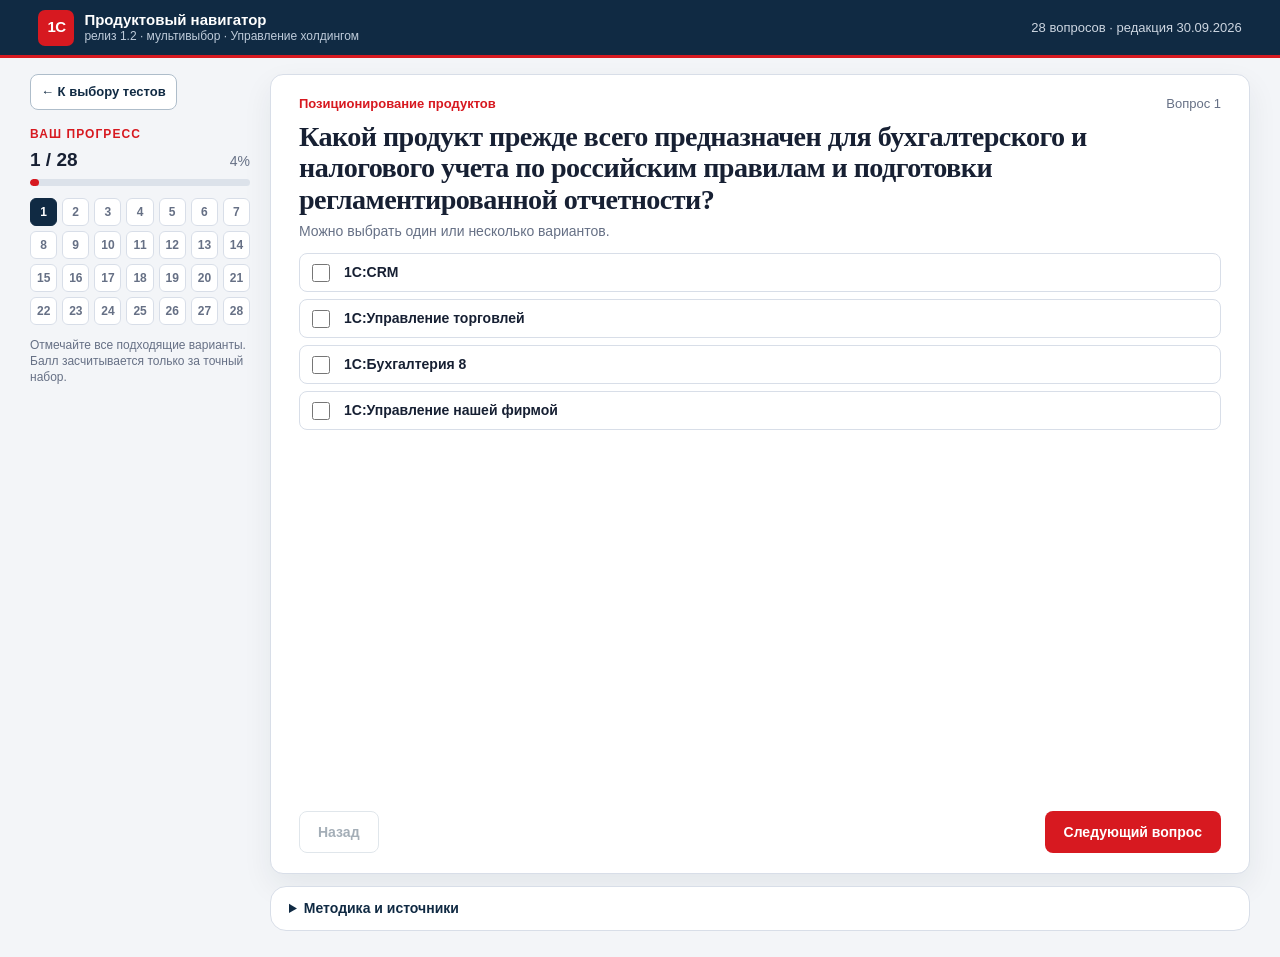
<file: tests/1c/1/index.html>
<!doctype html>
<html lang="ru">
<head>
  <meta charset="utf-8">
  <meta name="viewport" content="width=device-width,initial-scale=1">
  <meta name="description" content="Интерактивный тест по ключевым возможностям продуктов 1С для финансиста">
  <title>Тест по продуктам 1С Релиз 1.2</title>
  <link rel="icon" type="image/svg+xml" href="data:image/svg+xml,%3Csvg xmlns='http://www.w3.org/2000/svg' viewBox='0 0 64 64'%3E%3Crect width='64' height='64' rx='14' fill='%23d71920'/%3E%3Cpath d='M17 19h9v27h-9zm14 0h16v7H39v4h7v7h-7v9h-8z' fill='white'/%3E%3C/svg%3E">
  <style>
:root {
  color-scheme: light;
  --ink: #172033;
  --muted: #667085;
  --line: #d8dee8;
  --paper: #ffffff;
  --canvas: #f3f5f8;
  --navy: #102a43;
  --red: #d71920;
  --red-dark: #b60f15;
  --blue-pale: #e9f0f7;
  --green: #16794f;
  --green-pale: #e7f6ef;
  --wrong: #b42318;
  --wrong-pale: #fff0ee;
}
* { box-sizing: border-box; }
body {
  margin: 0;
  min-width: 320px;
  background: var(--canvas);
  color: var(--ink);
  font-family: Inter, "Segoe UI", Arial, sans-serif;
  font-size: 16px;
  line-height: 1.5;
}
button, input { font: inherit; }
button:focus-visible, input:focus-visible, summary:focus-visible { outline: 3px solid #8fb8e0; outline-offset: 3px; }
.topbar {
  min-height: 76px;
  padding: 14px clamp(20px, 4vw, 64px);
  display: flex;
  align-items: center;
  justify-content: space-between;
  gap: 24px;
  color: white;
  background: var(--navy);
  border-bottom: 4px solid var(--red);
}
.brand { display: flex; align-items: center; gap: 14px; }
.brand-mark {
  display: grid;
  place-items: center;
  width: 44px;
  height: 44px;
  border-radius: 9px;
  background: var(--red);
  color: white;
  font-size: 17px;
  font-weight: 900;
  letter-spacing: -0.04em;
}
.brand-copy { display: grid; line-height: 1.15; }
.brand-copy strong { font-size: 17px; }
.brand-copy small { margin-top: 4px; color: #becbda; font-size: 13px; }
.edition { color: #cdd6e1; font-size: 14px; white-space: nowrap; }
.shell { width: min(1180px, 100%); margin: 0 auto; padding: 34px 24px 56px; display: grid; grid-template-columns: 250px minmax(0, 1fr); gap: 32px; }
.rail-sticky { position: sticky; top: 24px; }
.eyebrow { margin: 0 0 8px; color: var(--red); font-size: 13px; font-weight: 800; letter-spacing: .09em; text-transform: uppercase; }
.progress-copy { display: flex; justify-content: space-between; align-items: baseline; margin-bottom: 10px; }
.progress-copy strong { font-size: 22px; }
.progress-copy span { color: var(--muted); font-size: 14px; }
.progress-track { height: 7px; overflow: hidden; border-radius: 999px; background: #dce2ea; }
.progress-track span { display: block; width: 4%; height: 100%; border-radius: inherit; background: var(--red); transition: width .25s ease; }
.question-map { display: grid; grid-template-columns: repeat(6, 1fr); gap: 7px; margin: 22px 0; }
.question-dot {
  min-width: 0;
  height: 34px;
  border: 1px solid var(--line);
  border-radius: 7px;
  background: white;
  color: var(--muted);
  cursor: pointer;
  font-size: 13px;
  font-weight: 700;
}
.question-dot.current { border-color: var(--navy); background: var(--navy); color: white; }
.question-dot.answered:not(.current) { border-color: #9eb5ca; background: var(--blue-pale); color: var(--navy); }
.rail-note { margin: 0; color: var(--muted); font-size: 14px; line-height: 1.45; }
.workspace { min-width: 0; }
.loading, .quiz-card, .results, .method { background: var(--paper); border: 1px solid var(--line); border-radius: 16px; box-shadow: 0 12px 30px rgba(17, 37, 63, .07); }
.loading { padding: 56px; text-align: center; color: var(--muted); }
.quiz-card { padding: clamp(28px, 5vw, 58px); min-height: 570px; display: flex; flex-direction: column; }
.question-meta { display: flex; flex-wrap: wrap; justify-content: space-between; gap: 10px; margin-bottom: 20px; }
.section-label { color: var(--red); font-weight: 800; font-size: 14px; }
.question-label { color: var(--muted); font-size: 14px; }
.quiz-card h1, .results h1 { margin: 0; max-width: 850px; font-family: Georgia, "Times New Roman", serif; font-size: clamp(27px, 3.2vw, 40px); line-height: 1.17; letter-spacing: -.02em; }
.hint { margin: 16px 0 26px; color: var(--muted); }
.answers { display: grid; gap: 12px; }
.answer {
  display: grid;
  grid-template-columns: 26px 1fr;
  gap: 13px;
  align-items: start;
  padding: 16px 18px;
  border: 1px solid var(--line);
  border-radius: 11px;
  background: white;
  cursor: pointer;
  transition: border-color .16s ease, background .16s ease, transform .16s ease;
}
.answer:hover { border-color: #91a7bc; transform: translateY(-1px); }
.answer:has(input:checked) { border-color: var(--navy); background: var(--blue-pale); }
.answer input { width: 20px; height: 20px; margin: 2px 0 0; accent-color: var(--navy); }
.answer span { font-weight: 600; }
.answer-error { margin: 14px 0 0; color: var(--wrong); font-weight: 700; }
.actions { display: flex; justify-content: space-between; gap: 14px; margin-top: auto; padding-top: 32px; }
.button { min-height: 48px; padding: 11px 22px; border-radius: 9px; border: 1px solid transparent; cursor: pointer; font-weight: 800; }
.button.primary { color: white; background: var(--red); }
.button.primary:hover { background: var(--red-dark); }
.button.secondary { color: var(--navy); border-color: #aebdca; background: white; }
.button.secondary:hover { background: #f5f7fa; }
.button:disabled { opacity: .38; cursor: not-allowed; }
.results { padding: clamp(28px, 5vw, 58px); }
.scoreline { display: flex; align-items: baseline; gap: 16px; margin: 4px 0 14px; }
.scoreline strong { color: var(--red); font-size: clamp(56px, 9vw, 92px); line-height: 1; letter-spacing: -.06em; }
.scoreline span { color: var(--muted); font-size: 18px; }
.result-summary { max-width: 720px; margin: 16px 0 30px; color: var(--muted); font-size: 18px; }
.section-results { display: grid; gap: 14px; max-width: 720px; }
.section-result { display: grid; grid-template-columns: minmax(170px, 1fr) minmax(150px, 2fr) auto; align-items: center; gap: 14px; }
.section-result span:first-child { font-weight: 700; }
.mini-track { height: 9px; border-radius: 999px; overflow: hidden; background: #e2e7ed; }
.mini-track i { display: block; height: 100%; background: var(--navy); }
.section-result strong { min-width: 54px; text-align: right; }
.result-actions { display: flex; gap: 12px; flex-wrap: wrap; margin-top: 34px; }
.review { display: grid; gap: 16px; margin-top: 32px; }
.review-item { padding: 22px; border: 1px solid var(--line); border-left: 5px solid var(--green); border-radius: 10px; background: white; }
.review-item.wrong { border-left-color: var(--wrong); }
.review-item h2 { margin: 0 0 10px; font-size: 18px; line-height: 1.35; }
.review-state { margin: 0 0 8px; color: var(--green); font-weight: 800; }
.review-item.wrong .review-state { color: var(--wrong); }
.review-item p { margin: 7px 0 0; }
.review-item .muted { color: var(--muted); }
.method { margin-top: 20px; box-shadow: none; }
.method summary { padding: 18px 22px; cursor: pointer; color: var(--navy); font-weight: 800; }
.method-body { padding: 0 22px 22px; color: var(--muted); }
.method-body ul { margin: 14px 0 0; padding-left: 20px; }
.method-body li { margin: 6px 0; }
.method-body a { color: #145a8d; }
.test-back-link {
  min-height: 36px;
  display: inline-flex;
  align-items: center;
  margin-bottom: 16px;
  padding: 6px 10px;
  border: 1px solid #aebdca;
  border-radius: 8px;
  background: white;
  color: var(--navy);
  font-size: 13px;
  font-weight: 800;
  text-decoration: none;
}
.test-back-link:hover { border-color: #91a7bc; background: var(--blue-pale); }
.test-back-link:focus-visible { outline: 3px solid #8fb8e0; outline-offset: 3px; }
[hidden] { display: none !important; }
@media (max-width: 820px) {
  .topbar { align-items: flex-start; }
  .edition { display: none; }
  .shell { grid-template-columns: 1fr; padding: 22px 16px 40px; gap: 18px; }
  .rail-sticky { position: static; }
  .test-back-link { margin-bottom: 10px; }
  .question-map { grid-template-columns: repeat(8, 1fr); margin: 14px 0 0; }
  .rail-note { display: none; }
  .quiz-card { min-height: 0; padding: 26px 20px; }
  .actions { margin-top: 10px; }
}
@media (max-width: 520px) {
  .topbar { min-height: 64px; padding: 10px 12px; border-bottom-width: 3px; }
  .brand { gap: 10px; }
  .brand-mark { width: 36px; height: 36px; border-radius: 7px; font-size: 15px; }
  .brand-copy strong { font-size: 14px; }
  .brand-copy small { margin-top: 2px; font-size: 10.5px; }
  .shell { padding: 14px 12px 32px; gap: 12px; }
  .test-back-link { min-height: 34px; margin-bottom: 8px; padding: 5px 9px; font-size: 12px; }
  .eyebrow { margin-bottom: 3px; font-size: 11px; }
  .progress-copy { margin-bottom: 4px; }
  .progress-copy strong { font-size: 18px; }
  .progress-copy span { font-size: 12px; }
  .progress-track { height: 5px; }
  .question-map { grid-template-columns: repeat(8, minmax(0, 1fr)); gap: 4px; margin: 8px 0 0; }
  .question-dot { height: 30px; border-radius: 6px; font-size: 11px; }
  .quiz-card, .results { padding: 20px 16px; border-radius: 13px; }
  .question-meta { margin-bottom: 10px; }
  .section-label, .question-label { font-size: 12px; }
  .quiz-card h1, .results h1 { font-size: clamp(21px, 6vw, 24px); line-height: 1.22; }
  .hint { margin: 10px 0 16px; font-size: 14px; }
  .answers { gap: 8px; }
  .answer { grid-template-columns: 22px 1fr; gap: 10px; padding: 12px; border-radius: 9px; }
  .answer span { font-size: 14px; line-height: 1.4; }
  .actions { padding-top: 14px; }
  .actions, .result-actions { flex-direction: column; }
  .button { width: 100%; }
  .section-result { grid-template-columns: 1fr auto; }
  .section-result .mini-track { grid-column: 1 / -1; grid-row: 2; }
}
@media (prefers-reduced-motion: reduce) {
  *, *::before, *::after { scroll-behavior: auto !important; transition: none !important; }
}


/* Compact release layout: keep the complete question flow in the first desktop viewport. */
@media (min-width: 821px) {
  body { line-height: 1.35; }
  .topbar { min-height: 58px; padding: 7px clamp(18px, 3vw, 46px); border-bottom-width: 3px; }
  .brand { gap: 10px; }
  .brand-mark { width: 36px; height: 36px; border-radius: 7px; font-size: 15px; }
  .brand-copy strong { font-size: 15px; }
  .brand-copy small { margin-top: 2px; font-size: 12px; }
  .edition { font-size: 13px; }
  .shell { width: min(1260px, 100%); padding: 16px 20px 26px; grid-template-columns: 220px minmax(0, 1fr); gap: 20px; }
  .rail-sticky { top: 14px; }
  .eyebrow { margin-bottom: 5px; font-size: 12px; }
  .progress-copy { margin-bottom: 6px; }
  .progress-copy strong { font-size: 19px; }
  .question-map { grid-template-columns: repeat(7, 1fr); gap: 5px; margin: 12px 0; }
  .question-dot { height: 28px; border-radius: 6px; font-size: 12px; }
  .rail-note { font-size: 12px; line-height: 1.35; }
  .quiz-card { min-height: calc(100vh - 100px); padding: 20px 28px; border-radius: 13px; }
  .question-meta { margin-bottom: 8px; }
  .section-label, .question-label { font-size: 13px; }
  .quiz-card h1 { font-size: clamp(22px, 2.2vw, 30px); line-height: 1.12; }
  .hint { margin: 7px 0 12px; font-size: 14px; }
  .answers { gap: 7px; }
  .answer { grid-template-columns: 22px 1fr; gap: 10px; padding: 9px 12px; border-radius: 8px; }
  .answer input { width: 18px; height: 18px; margin-top: 1px; }
  .answer span { font-size: 14px; line-height: 1.32; }
  .actions { padding-top: 14px; }
  .button { min-height: 42px; padding: 8px 18px; border-radius: 8px; font-size: 14px; }
  .method { margin-top: 12px; }
  .method summary { padding: 12px 18px; font-size: 14px; }
}

</style>
</head>
<body>
  <header class="topbar">
    <div class="brand" aria-label="Оценка знаний продуктов 1С">
      <span class="brand-mark">1С</span>
      <span class="brand-copy"><strong>Продуктовый навигатор</strong><small>релиз 1.2 · мультивыбор · Управление холдингом</small></span>
    </div>
    <div class="edition">28 вопросов · редакция 30.09.2026</div>
  </header>

  <main class="shell">
    <aside class="rail" aria-label="Прогресс теста">
      <div class="rail-sticky">
        <a class="test-back-link" href="/tests/1c/">← К выбору тестов</a>
        <p class="eyebrow">Ваш прогресс</p>
        <div class="progress-copy"><strong id="progress-number">1 / 24</strong><span id="progress-percent">4%</span></div>
        <div class="progress-track" aria-hidden="true"><span id="progress-bar"></span></div>
        <div id="question-map" class="question-map"></div>
        <p class="rail-note">Отмечайте все подходящие варианты. Балл засчитывается только за точный набор.</p>
      </div>
    </aside>

    <section class="workspace" aria-live="polite">
      <div id="loading" class="loading">Загружаем вопросы…</div>

      <article id="quiz-card" class="quiz-card" hidden>
        <div class="question-meta">
          <span id="section-label" class="section-label"></span>
          <span id="question-label" class="question-label"></span>
        </div>
        <h1 id="question-text"></h1>
        <p class="hint">Можно выбрать один или несколько вариантов.</p>
        <form id="answers" class="answers"></form>
        <p id="answer-error" class="answer-error" hidden>Выберите хотя бы один вариант ответа.</p>
        <div class="actions">
          <button id="prev" class="button secondary" type="button">Назад</button>
          <button id="next" class="button primary" type="button">Следующий вопрос</button>
        </div>
      </article>

      <section id="results" class="results" hidden>
        <p class="eyebrow">Результат теста</p>
        <div class="scoreline"><strong id="score-percent">0%</strong><span id="score-fraction"></span></div>
        <h1 id="result-title"></h1>
        <p id="result-summary" class="result-summary"></p>
        <div id="section-results" class="section-results"></div>
        <div class="result-actions">
          <button id="restart" class="button secondary" type="button">Пройти заново</button>
          <button id="show-review" class="button primary" type="button">Разобрать ответы</button>
        </div>
        <div id="review" class="review" hidden></div>
      </section>

      <section class="method">
        <details>
          <summary>Методика и источники</summary>
          <div class="method-body">
            <p>Все вопросы имеют одинаковый вес. При мультивыборе правильным считается только точное совпадение набора. Тест проверяет знание типового позиционирования решений, а не навыки работы в конкретной доработанной базе.</p>
            <ul id="sources"></ul>
          </div>
        </details>
      </section>
    </section>
  </main>
  <script>
window.TEST_DATA = {
  "title": "Тест по возможностям продуктов 1С для финансиста Релиз 1.2",
  "updated": "30.09.2026",
  "instructions": "В каждом вопросе отметьте все подходящие варианты. Правильным считается только точный набор ответов. Релиз 1.2 включает 1С:Управление холдингом.",
  "questions": [
    {
      "id": 1,
      "section": "Позиционирование продуктов",
      "question": "Какой продукт прежде всего предназначен для бухгалтерского и налогового учета по российским правилам и подготовки регламентированной отчетности?",
      "options": [
        "1С:CRM",
        "1С:Управление торговлей",
        "1С:Бухгалтерия 8",
        "1С:Управление нашей фирмой"
      ],
      "answer": [
        2
      ],
      "explanation": "1С:Бухгалтерия 8 — профильное решение для бухгалтерского и налогового учета и обязательной отчетности."
    },
    {
      "id": 2,
      "section": "Позиционирование продуктов",
      "question": "Компания занимается оптовой торговлей и хочет управлять заказами, закупками, запасами, ценами и товарным движением без акцента на производственное планирование. Какое решение наиболее профильное?",
      "options": [
        "1С:Управление торговлей",
        "БИТ.ФИНАНС",
        "1С:Бухгалтерия КОРП МСФО",
        "1С:Зарплата и управление персоналом"
      ],
      "answer": [
        0
      ],
      "explanation": "1С:Управление торговлей ориентирована на оперативный и управленческий учет торговой компании: продажи, закупки, склад, цены и запасы."
    },
    {
      "id": 3,
      "section": "Позиционирование продуктов",
      "question": "Какой продукт является профильным для кадрового учета, штатного расписания, расчета зарплаты, НДФЛ и страховых взносов?",
      "options": [
        "БИТ.ФИНАНС",
        "1С:CRM",
        "1С:Управление торговлей",
        "1С:Зарплата и управление персоналом"
      ],
      "answer": [
        3
      ],
      "explanation": "1С:ЗУП специализируется на кадровом учете, оплате труда, налогах и взносах с ФОТ и зарплатной отчетности."
    },
    {
      "id": 4,
      "section": "Позиционирование продуктов",
      "question": "Небольшая компания совмещает услуги, торговлю и позаказное производство и хочет вести CRM, продажи, закупки, склад и управленческие финансы в одной несложной системе. Что выбрать в первую очередь?",
      "options": [
        "1С:Бухгалтерия КОРП МСФО",
        "1С:Управление нашей фирмой",
        "1С:CRM",
        "1С:ERP Управление предприятием"
      ],
      "answer": [
        1
      ],
      "explanation": "1С:УНФ рассчитана на малый бизнес и объединяет CRM, торговлю, услуги, склад, деньги и несложное позаказное или мелкосерийное производство."
    },
    {
      "id": 5,
      "section": "Позиционирование продуктов",
      "question": "Какое решение чаще выбирают для единой системы среднего бизнеса, когда нужны торговля, склад, бухгалтерский и налоговый учет, зарплата, казначейство и бюджетирование, но не требуется развитое управление сложным производством?",
      "options": [
        "1С:Управление торговлей",
        "1С:Бухгалтерия 8",
        "1С:Комплексная автоматизация",
        "1С:CRM"
      ],
      "answer": [
        2
      ],
      "explanation": "1С:КА объединяет ключевые контуры учета и управления для малого и среднего бизнеса, включая регламентированный учет и зарплату."
    },
    {
      "id": 6,
      "section": "Позиционирование продуктов",
      "question": "Какое решение наиболее уместно для многопрофильного среднего или крупного предприятия со сложным производством, расчетом себестоимости, бюджетированием и управлением ресурсами?",
      "options": [
        "1С:ERP Управление предприятием",
        "1С:CRM",
        "1С:Управление нашей фирмой",
        "1С:Бухгалтерия 8"
      ],
      "answer": [
        0
      ],
      "explanation": "1С:ERP — комплексное ERP-решение, в том числе для технически сложного многопередельного производства и глубокой управленческой автоматизации."
    },
    {
      "id": 7,
      "section": "Финансы и учет",
      "question": "В каких решениях из списка штатно присутствуют бухгалтерский и налоговый учет и подготовка регламентированной отчетности организации?",
      "options": [
        "1С:ERP Управление предприятием",
        "1С:Управление торговлей",
        "1С:Комплексная автоматизация",
        "1С:Бухгалтерия 8"
      ],
      "answer": [
        0,
        2,
        3
      ],
      "explanation": "БП, КА и ERP включают регламентированный учет. УТ сосредоточена на оперативном и управленческом контуре торговли и обычно обменивается с бухгалтерской системой."
    },
    {
      "id": 8,
      "section": "Финансы и учет",
      "question": "Какие решения из списка подходят для бюджетирования и план-фактного анализа бюджетов?",
      "options": [
        "БИТ.ФИНАНС",
        "1С:ERP Управление предприятием",
        "1С:Комплексная автоматизация",
        "1С:Бухгалтерия 8"
      ],
      "answer": [
        0,
        1,
        2
      ],
      "explanation": "В ERP и КА есть подсистема бюджетирования; БИТ.ФИНАНС специализируется на бюджетировании и управленческих финансах. БП не является профильной системой бюджетного управления."
    },
    {
      "id": 9,
      "section": "Финансы и учет",
      "question": "Какие решения из списка могут закрыть задачи казначейства: заявки на расходование, согласование, лимиты, платежный календарь и контроль денежных потоков?",
      "options": [
        "1С:CRM",
        "1С:ERP Управление предприятием",
        "БИТ.ФИНАНС",
        "1С:Комплексная автоматизация"
      ],
      "answer": [
        1,
        2,
        3
      ],
      "explanation": "Казначейские функции есть в ERP и КА; БИТ.ФИНАНС предлагает специализированный финансовый контур. CRM ориентирована на продажи и отношения с клиентами."
    },
    {
      "id": 10,
      "section": "Финансы и учет",
      "question": "Какие решения из списка позволяют вести учет и формировать индивидуальную отчетность по МСФО для отдельной компании?",
      "options": [
        "БИТ.ФИНАНС с модулем МСФО",
        "1С:Бухгалтерия КОРП МСФО",
        "1С:Зарплата и управление персоналом",
        "1С:ERP Управление предприятием"
      ],
      "answer": [
        0,
        1,
        3
      ],
      "explanation": "Все три финансовых решения поддерживают МСФО в соответствующем контуре или поставке. ЗУП предназначена для кадров и зарплаты."
    },
    {
      "id": 11,
      "section": "Финансы и учет",
      "question": "Для какой задачи 1С:Бухгалтерия КОРП МСФО подходит лучше всего?",
      "options": [
        "Оперативное управление складом торговой сети",
        "Расчет зарплаты и кадровое делопроизводство холдинга",
        "Управление воронкой продаж и рекламными кампаниями",
        "Учет по РСБУ и МСФО отдельной компании с трансляцией или параллельным учетом"
      ],
      "answer": [
        3
      ],
      "explanation": "Продукт объединяет российский учет и индивидуальный учет по МСФО; для объектов можно применять трансляцию данных РСБУ или параллельный учет."
    },
    {
      "id": 12,
      "section": "Финансы и учет",
      "question": "Какие решения из списка могут закрыть задачи консолидации группы компаний: сбор данных, сверку ВГО, корректировки и консолидированную отчетность?",
      "options": [
        "1С:Управление холдингом 8",
        "1С:Управление торговлей",
        "БИТ.ФИНАНС в поставке с функциями консолидации",
        "1С:Бухгалтерия КОРП МСФО без дополнительного контура"
      ],
      "answer": [
        0,
        2
      ],
      "explanation": "1С:Управление холдингом и соответствующие поставки БИТ.ФИНАНС поддерживают групповые консолидационные процессы. БП КОРП МСФО ориентирована прежде всего на отдельную компанию."
    },
    {
      "id": 13,
      "section": "Операционные процессы",
      "question": "Какие решения из списка способны поддерживать продажи, закупки и складской учет в единой информационной базе?",
      "options": [
        "1С:ERP Управление предприятием",
        "1С:Комплексная автоматизация",
        "1С:Управление нашей фирмой",
        "1С:Управление торговлей"
      ],
      "answer": [
        0,
        1,
        2,
        3
      ],
      "explanation": "Все четыре решения поддерживают эти процессы, но различаются масштабом, глубиной и наличием других контуров."
    },
    {
      "id": 14,
      "section": "Операционные процессы",
      "question": "В каких решениях из списка можно полноценно вести кадровый учет и расчет зарплаты организации?",
      "options": [
        "1С:Зарплата и управление персоналом",
        "1С:CRM",
        "1С:ERP Управление предприятием",
        "1С:Комплексная автоматизация"
      ],
      "answer": [
        0,
        2,
        3
      ],
      "explanation": "ЗУП является профильной системой, а КА и ERP включают кадровый и зарплатный контур. CRM не предназначена для расчета зарплаты."
    },
    {
      "id": 15,
      "section": "Операционные процессы",
      "question": "Какие решения из списка имеют собственные CRM-возможности для ведения клиентов и процессов продаж?",
      "options": [
        "1С:CRM",
        "1С:Управление торговлей",
        "1С:Управление нашей фирмой",
        "1С:Бухгалтерия 8"
      ],
      "answer": [
        0,
        1,
        2
      ],
      "explanation": "Специализированная 1С:CRM и встроенные CRM-контуры УТ и УНФ поддерживают работу с клиентами и продажами. БП не является CRM-системой."
    },
    {
      "id": 16,
      "section": "Операционные процессы",
      "question": "Какое решение наиболее уместно, если нужны развитые сценарии продаж, лиды, канбан, роботы, маркетинговые коммуникации и сервисное обслуживание клиентов?",
      "options": [
        "1С:Бухгалтерия 8",
        "1С:CRM",
        "1С:Бухгалтерия КОРП МСФО",
        "1С:Зарплата и управление персоналом"
      ],
      "answer": [
        1
      ],
      "explanation": "1С:CRM — специализированное решение для полного цикла взаимодействия с клиентами, маркетинга, продаж и сервиса."
    },
    {
      "id": 17,
      "section": "Операционные процессы",
      "question": "Какие решения из списка подходят для учета производства?",
      "options": [
        "1С:CRM — как производственная учетная система",
        "1С:Комплексная автоматизация — для небольшого производства",
        "1С:Управление нашей фирмой — для позаказного и мелкосерийного производства",
        "1С:ERP Управление предприятием — для сложного производства"
      ],
      "answer": [
        1,
        2,
        3
      ],
      "explanation": "ERP, КА и УНФ закрывают производство на разной глубине и масштабе. 1С:CRM может сопровождать продажи, но не заменяет производственный учет."
    },
    {
      "id": 18,
      "section": "Операционные процессы",
      "question": "Что корректно сказать о связке 1С:Управление торговлей и 1С:Бухгалтерия 8?",
      "options": [
        "УТ предназначена прежде всего для учета по МСФО",
        "БП заменяет специализированную CRM во всех сценариях",
        "УТ ведет оперативный торговый контур, а БП принимает данные для регламентированного учета",
        "Обе программы обязательны только для расчета зарплаты"
      ],
      "answer": [
        2
      ],
      "explanation": "Типовой сценарий — оперативные продажи, закупки и склад в УТ с передачей данных в БП для бухгалтерского и налогового учета."
    },
    {
      "id": 19,
      "section": "Выбор решения",
      "question": "Финансовая служба хочет добавить к уже работающей базе 1С развитые бюджетирование, казначейство, договоры и управленческую отчетность без полной замены основной конфигурации. Что следует рассмотреть?",
      "options": [
        "БИТ.ФИНАНС как специализированную надстройку",
        "Только 1С:CRM",
        "Переход на 1С:Бухгалтерию Базовую",
        "Только 1С:ЗУП"
      ],
      "answer": [
        0
      ],
      "explanation": "БИТ.ФИНАНС — модульное финансовое решение, доступное для нескольких базовых конфигураций 1С и расширяющее их финансовые возможности."
    },
    {
      "id": 20,
      "section": "Выбор решения",
      "question": "Какие факторы скорее указывают на выбор 1С:ERP вместо 1С:Комплексной автоматизации?",
      "options": [
        "Глубокое планирование и диспетчеризация производства",
        "Сложное многопередельное производство",
        "Потребность только в бухгалтерской отчетности одной небольшой организации",
        "Управление ремонтами и производственными ресурсами"
      ],
      "answer": [
        0,
        1,
        3
      ],
      "explanation": "ERP выбирают при более сложных производственных и ресурсных процессах. Для одной только бухгалтерской отчетности достаточнее профильная БП."
    },
    {
      "id": 21,
      "section": "Выбор решения",
      "question": "Какие причины могут обосновать переход с разрозненных УТ, БП и ЗУП на 1С:Комплексную автоматизацию?",
      "options": [
        "Общий контур торговли, учета и зарплаты",
        "Необходимость получить максимально развитую отдельную CRM любой ценой",
        "Снижение количества обменов между отдельными системами",
        "Единая база основных управленческих и учетных процессов"
      ],
      "answer": [
        0,
        2,
        3
      ],
      "explanation": "КА объединяет торговлю, склад, регламентированный учет, кадры и зарплату; глубокая специализированная CRM может потребовать отдельного решения или модуля."
    },
    {
      "id": 22,
      "section": "Выбор решения",
      "question": "Компания ведет детальный расчет зарплаты в 1С:ЗУП, а бухгалтерский учет — в 1С:Бухгалтерии. Какой подход правильный?",
      "options": [
        "Независимо рассчитывать зарплату в обеих программах",
        "Передавать бухгалтерские проводки из БП в УТ для расчета НДФЛ",
        "Заменить ЗУП на 1С:CRM",
        "Рассчитывать зарплату в ЗУП и передавать результаты отражения в БП"
      ],
      "answer": [
        3
      ],
      "explanation": "Профильный расчет выполняют в ЗУП, а результаты передают в бухгалтерский контур, избегая двойного независимого расчета."
    },
    {
      "id": 23,
      "section": "Выбор решения",
      "question": "Какие решения из списка поддерживают учет по МСФО с трансляцией данных РСБУ и параллельным учетом в соответствующих поставках?",
      "options": [
        "1С:Бухгалтерия КОРП МСФО",
        "1С:Управление холдингом 8",
        "1С:ERP Управление предприятием",
        "1С:Управление торговлей"
      ],
      "answer": [
        0,
        1,
        2
      ],
      "explanation": "БП КОРП МСФО, ERP и Управление холдингом поддерживают соответствующие модели международного финансового учета. УТ не является системой МСФО."
    },
    {
      "id": 24,
      "section": "Выбор решения",
      "question": "Какие утверждения о выборе продукта корректны?",
      "options": [
        "Любая конфигурация 1С одинаково хорошо заменяет все остальные",
        "Наличие одинаковой функции еще не означает одинаковую глубину ее реализации",
        "Для выбора нужно учитывать интеграции и уже работающие системы",
        "Масштаб бизнеса и сложность процессов влияют на выбор между УНФ, КА и ERP"
      ],
      "answer": [
        1,
        2,
        3
      ],
      "explanation": "Выбор определяется не только списком функций, но и глубиной процессов, масштабом, интеграциями и целевой архитектурой учета."
    },
    {
      "id": 25,
      "section": "Управление холдингом",
      "question": "Какие задачи относятся к целевому назначению 1С:Управления холдингом?",
      "options": [
        "Корпоративное бюджетирование и бизнес-анализ",
        "Централизованное казначейство",
        "Диспетчеризация производственных цехов как основной контур",
        "Консолидация отчетности группы компаний"
      ],
      "answer": [
        0,
        1,
        3
      ],
      "explanation": "Решение класса CPM ориентировано на управляющие компании и финансовые службы холдингов. Оперативное управление производством не является его основным контуром."
    },
    {
      "id": 26,
      "section": "Управление холдингом",
      "question": "Какие функции 1С:Управления холдингом особенно важны при неоднородном ИТ-ландшафте группы?",
      "options": [
        "Импорт и интеграция с внешними учетными системами",
        "Расчет зарплаты как единственная задача продукта",
        "Управление мастер-данными",
        "Сверка и элиминация внутригрупповых операций"
      ],
      "answer": [
        0,
        2,
        3
      ],
      "explanation": "Управление холдингом рассчитано на интеграцию данных группы, корпоративные мастер-данные и консолидационные процедуры, включая ВГО."
    },
    {
      "id": 27,
      "section": "Управление холдингом",
      "question": "Какие утверждения корректно разграничивают 1С:ERP и 1С:Управление холдингом?",
      "options": [
        "1С:ERP глубже закрывает оперативную деятельность и сложное производство",
        "1С:Управление холдингом не предназначено быть основной системой управления продажами и производством бизнес-единиц",
        "1С:Управление холдингом ориентировано на корпоративные финансовые функции и консолидацию группы",
        "Оба продукта являются только программами кадрового учета"
      ],
      "answer": [
        0,
        1,
        2
      ],
      "explanation": "ERP отвечает за глубокий операционный контур предприятия, а Управление холдингом — за функции корпоративного центра и финансовое управление группой."
    },
    {
      "id": 28,
      "section": "Управление холдингом",
      "question": "Какие возможности отличают 1С:Управление холдингом от 1С:Бухгалтерии КОРП МСФО для отдельной компании?",
      "options": [
        "Только подготовка индивидуальной отчетности одного юридического лица",
        "Портал сверки внутригрупповых операций",
        "Консолидационные и элиминационные корректировки",
        "Управление периметром группы компаний"
      ],
      "answer": [
        1,
        2,
        3
      ],
      "explanation": "Управление холдингом расширяет индивидуальный МСФО-контур групповыми процедурами: периметром, ВГО, корректировками и консолидацией."
    }
  ],
  "sources": [
    {
      "label": "1С:Бухгалтерия 8 — возможности",
      "url": "https://v8.1c.ru/buhv8/vozmozhnosti-1s-buhgalterii-8/"
    },
    {
      "label": "1С:Управление торговлей",
      "url": "https://v8.1c.ru/trade/"
    },
    {
      "label": "1С:ERP Управление предприятием",
      "url": "https://v8.1c.ru/erp/"
    },
    {
      "label": "1С:Зарплата и управление персоналом",
      "url": "https://v8.1c.ru/hrm/"
    },
    {
      "label": "1С:Управление нашей фирмой",
      "url": "https://v8.1c.ru/small.biz/"
    },
    {
      "label": "1С:Комплексная автоматизация",
      "url": "https://v8.1c.ru/ka/"
    },
    {
      "label": "1С:CRM",
      "url": "https://solutions.1c.ru/catalog/crm-corp-20/features"
    },
    {
      "label": "1С:Бухгалтерия КОРП МСФО",
      "url": "https://v8.1c.ru/1c-buhgalteriya-msfo/"
    },
    {
      "label": "БИТ.ФИНАНС",
      "url": "https://www.bitfinance.ru/"
    },
    {
      "label": "1С:Управление холдингом 8",
      "url": "https://v8.1c.ru/cpm/"
    }
  ]
};

  </script>
  <script>
"use strict";

const state = { data: null, current: 0, answers: [] };
const $ = (id) => document.getElementById(id);

function sameSet(a, b) {
  return a.length === b.length && [...a].sort((x, y) => x - y).every((v, i) => v === [...b].sort((x, y) => x - y)[i]);
}

function renderMap() {
  const map = $("question-map");
  map.replaceChildren();
  state.data.questions.forEach((q, index) => {
    const button = document.createElement("button");
    button.type = "button";
    button.className = "question-dot";
    button.textContent = String(index + 1);
    button.setAttribute("aria-label", `Перейти к вопросу ${index + 1}`);
    if (index === state.current) button.classList.add("current");
    if (state.answers[index]?.length) button.classList.add("answered");
    button.addEventListener("click", () => { saveCurrent(); state.current = index; renderQuestion(); });
    map.append(button);
  });
}

function updateProgress() {
  const total = state.data.questions.length;
  const n = state.current + 1;
  const pct = Math.round((n / total) * 100);
  $("progress-number").textContent = `${n} / ${total}`;
  $("progress-percent").textContent = `${pct}%`;
  $("progress-bar").style.width = `${pct}%`;
}

function saveCurrent() {
  const checked = [...document.querySelectorAll('#answers input:checked')].map((el) => Number(el.value));
  state.answers[state.current] = checked;
}

function renderQuestion() {
  $("answer-error").hidden = true;
  const q = state.data.questions[state.current];
  $("section-label").textContent = q.section;
  $("question-label").textContent = `Вопрос ${state.current + 1}`;
  $("question-text").textContent = q.question;
  const form = $("answers");
  form.replaceChildren();
  q.options.forEach((option, index) => {
    const label = document.createElement("label");
    label.className = "answer";
    const input = document.createElement("input");
    input.type = "checkbox";
    input.name = `q${q.id}`;
    input.value = String(index);
    input.checked = state.answers[state.current]?.includes(index) ?? false;
    input.addEventListener("change", () => { saveCurrent(); renderMap(); });
    const text = document.createElement("span");
    text.textContent = option;
    label.append(input, text);
    form.append(label);
  });
  $("prev").disabled = state.current === 0;
  $("next").textContent = state.current === state.data.questions.length - 1 ? "Завершить тест" : "Следующий вопрос";
  updateProgress();
  renderMap();
  window.scrollTo({ top: 0, behavior: "smooth" });
}

function levelFor(percent) {
  if (percent >= 85) return ["Сильное знание продуктовой линейки", "Вы уверенно различаете назначение решений и видите, где функции пересекаются. На собеседовании стоит дополнить результат примерами проектов и интеграционных схем."];
  if (percent >= 70) return ["Уверенная рабочая база", "Основные продукты и финансовые контуры вам знакомы. Разберите ошибки: именно различия в глубине функций часто становятся предметом вопросов на собеседовании."];
  if (percent >= 50) return ["Базовое понимание сформировано", "Вы ориентируетесь в части решений, но некоторые границы между учетными и управленческими контурами требуют закрепления."];
  return ["Нужно укрепить продуктовую карту", "Начните с назначения каждого продукта, затем сравните регламентированный учет, бюджетирование, казначейство, CRM и производственный контур."];
}

function showResults() {
  saveCurrent();
  if (!state.answers[state.current]?.length) {
    $("answer-error").hidden = false;
    return;
  }
  const questions = state.data.questions;
  const correct = questions.filter((q, i) => sameSet(state.answers[i] || [], q.answer)).length;
  const percent = Math.round((correct / questions.length) * 100);
  const [title, summary] = levelFor(percent);
  $("score-percent").textContent = `${percent}%`;
  $("score-fraction").textContent = `${correct} из ${questions.length} точных ответов`;
  $("result-title").textContent = title;
  $("result-summary").textContent = summary;

  const groups = [...new Set(questions.map((q) => q.section))];
  const sectionBox = $("section-results");
  sectionBox.replaceChildren();
  groups.forEach((section) => {
    const indexes = questions.map((q, i) => q.section === section ? i : -1).filter((i) => i >= 0);
    const score = indexes.filter((i) => sameSet(state.answers[i] || [], questions[i].answer)).length;
    const pct = Math.round((score / indexes.length) * 100);
    const row = document.createElement("div");
    row.className = "section-result";
    row.innerHTML = `<span>${section}</span><span class="mini-track"><i style="width:${pct}%"></i></span><strong>${score}/${indexes.length}</strong>`;
    sectionBox.append(row);
  });
  $("quiz-card").hidden = true;
  $("results").hidden = false;
  $("review").hidden = true;
  window.scrollTo({ top: 0, behavior: "smooth" });
}

function renderReview() {
  const review = $("review");
  review.replaceChildren();
  state.data.questions.forEach((q, i) => {
    const ok = sameSet(state.answers[i] || [], q.answer);
    const selected = (state.answers[i] || []).map((n) => q.options[n]).join("; ") || "нет ответа";
    const correct = q.answer.map((n) => q.options[n]).join("; ");
    const item = document.createElement("article");
    item.className = `review-item${ok ? "" : " wrong"}`;
    item.innerHTML = `<p class="review-state">${ok ? "Верно" : "Неверно"}</p><h2>${i + 1}. ${q.question}</h2><p><strong>Ваш ответ:</strong> ${selected}</p>${ok ? "" : `<p><strong>Правильный ответ:</strong> ${correct}</p>`}<p class="muted">${q.explanation}</p>`;
    review.append(item);
  });
  review.hidden = false;
  $("show-review").hidden = true;
}

function restart() {
  state.current = 0;
  state.answers = state.data.questions.map(() => []);
  $("results").hidden = true;
  $("quiz-card").hidden = false;
  $("show-review").hidden = false;
  renderQuestion();
}

async function init() {
  try {
    if (window.TEST_DATA) {
      state.data = window.TEST_DATA;
    } else {
      const response = await fetch("questions.json");
      if (!response.ok) throw new Error("Не удалось получить банк вопросов");
      state.data = await response.json();
    }
    state.answers = state.data.questions.map(() => []);
    $("loading").hidden = true;
    $("quiz-card").hidden = false;
    const sources = $("sources");
    state.data.sources.forEach((source) => {
      const li = document.createElement("li");
      const a = document.createElement("a");
      a.href = source.url;
      a.target = "_blank";
      a.rel = "noreferrer";
      a.textContent = source.label;
      li.append(a);
      sources.append(li);
    });
    renderQuestion();
  } catch (error) {
    $("loading").textContent = "Не удалось загрузить тест. Обновите страницу.";
    console.error(error);
  }
}

$("prev").addEventListener("click", () => { saveCurrent(); if (state.current > 0) { state.current -= 1; renderQuestion(); } });
$("next").addEventListener("click", () => {
  saveCurrent();
  if (!state.answers[state.current]?.length) { $("answer-error").hidden = false; return; }
  if (state.current === state.data.questions.length - 1) showResults();
  else { state.current += 1; renderQuestion(); }
});
$("restart").addEventListener("click", restart);
$("show-review").addEventListener("click", renderReview);
init();

  </script>
</body>
</html>
</file>
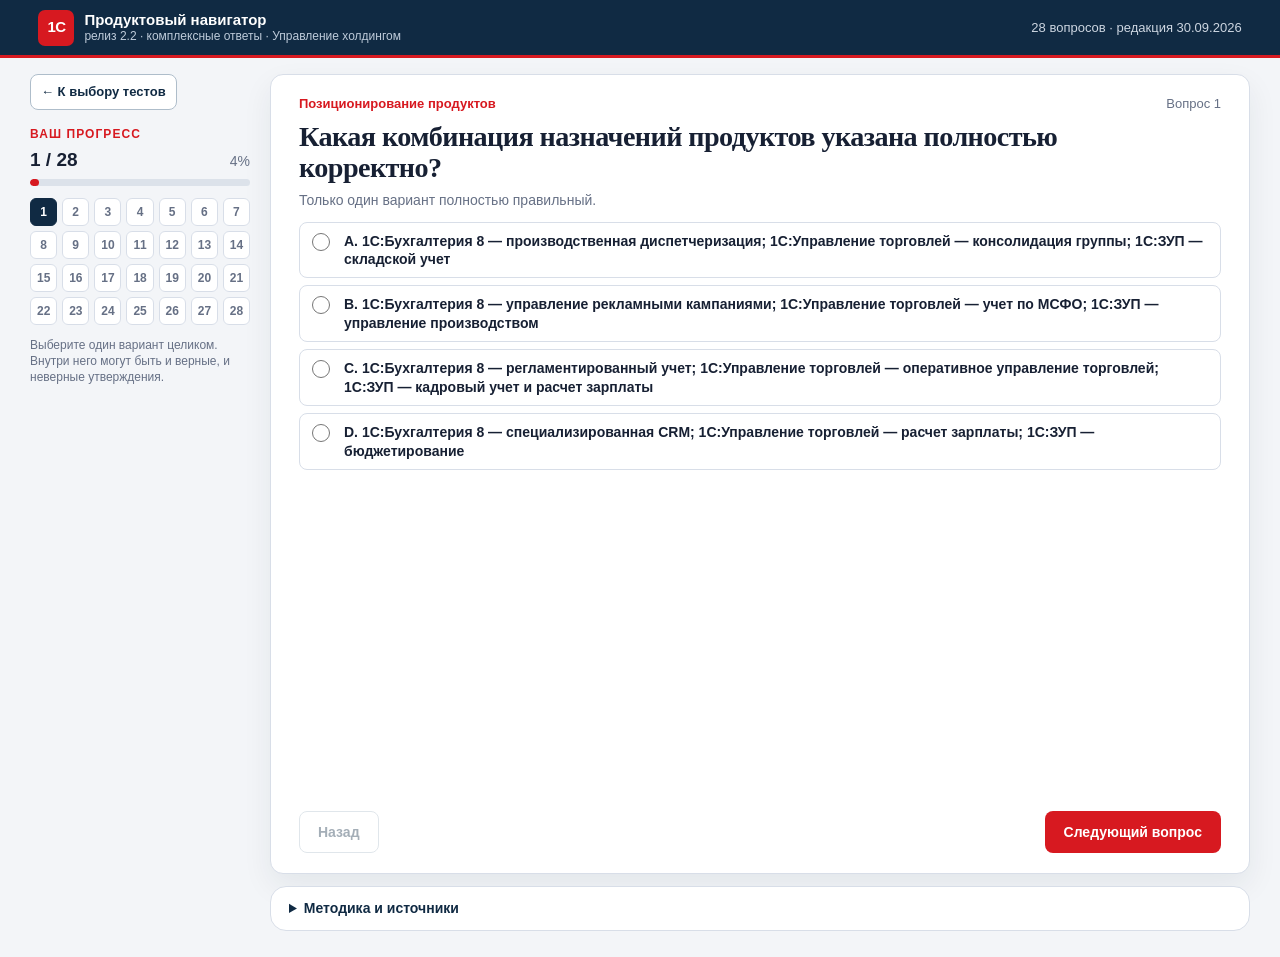
<file: tests/1c/2/index.html>
<!doctype html>
<html lang="ru">
<head>
  <meta charset="utf-8">
  <meta name="viewport" content="width=device-width,initial-scale=1">
  <meta name="description" content="Тест по выбору продуктов 1С для финансиста с одним комплексным ответом">
  <title>Тест по продуктам 1С Релиз 2.2</title>
  <link rel="icon" type="image/svg+xml" href="data:image/svg+xml,%3Csvg xmlns='http://www.w3.org/2000/svg' viewBox='0 0 64 64'%3E%3Crect width='64' height='64' rx='14' fill='%23d71920'/%3E%3Cpath d='M17 19h9v27h-9zm14 0h16v7H39v4h7v7h-7v9h-8z' fill='white'/%3E%3C/svg%3E">
  <style>
:root {
  color-scheme: light;
  --ink: #172033;
  --muted: #667085;
  --line: #d8dee8;
  --paper: #ffffff;
  --canvas: #f3f5f8;
  --navy: #102a43;
  --red: #d71920;
  --red-dark: #b60f15;
  --blue-pale: #e9f0f7;
  --green: #16794f;
  --green-pale: #e7f6ef;
  --wrong: #b42318;
  --wrong-pale: #fff0ee;
}
* { box-sizing: border-box; }
body {
  margin: 0;
  min-width: 320px;
  background: var(--canvas);
  color: var(--ink);
  font-family: Inter, "Segoe UI", Arial, sans-serif;
  font-size: 16px;
  line-height: 1.5;
}
button, input { font: inherit; }
button:focus-visible, input:focus-visible, summary:focus-visible { outline: 3px solid #8fb8e0; outline-offset: 3px; }
.topbar {
  min-height: 76px;
  padding: 14px clamp(20px, 4vw, 64px);
  display: flex;
  align-items: center;
  justify-content: space-between;
  gap: 24px;
  color: white;
  background: var(--navy);
  border-bottom: 4px solid var(--red);
}
.brand { display: flex; align-items: center; gap: 14px; }
.brand-mark {
  display: grid;
  place-items: center;
  width: 44px;
  height: 44px;
  border-radius: 9px;
  background: var(--red);
  color: white;
  font-size: 17px;
  font-weight: 900;
  letter-spacing: -0.04em;
}
.brand-copy { display: grid; line-height: 1.15; }
.brand-copy strong { font-size: 17px; }
.brand-copy small { margin-top: 4px; color: #becbda; font-size: 13px; }
.edition { color: #cdd6e1; font-size: 14px; white-space: nowrap; }
.shell { width: min(1180px, 100%); margin: 0 auto; padding: 34px 24px 56px; display: grid; grid-template-columns: 250px minmax(0, 1fr); gap: 32px; }
.rail-sticky { position: sticky; top: 24px; }
.eyebrow { margin: 0 0 8px; color: var(--red); font-size: 13px; font-weight: 800; letter-spacing: .09em; text-transform: uppercase; }
.progress-copy { display: flex; justify-content: space-between; align-items: baseline; margin-bottom: 10px; }
.progress-copy strong { font-size: 22px; }
.progress-copy span { color: var(--muted); font-size: 14px; }
.progress-track { height: 7px; overflow: hidden; border-radius: 999px; background: #dce2ea; }
.progress-track span { display: block; width: 4%; height: 100%; border-radius: inherit; background: var(--red); transition: width .25s ease; }
.question-map { display: grid; grid-template-columns: repeat(6, 1fr); gap: 7px; margin: 22px 0; }
.question-dot {
  min-width: 0;
  height: 34px;
  border: 1px solid var(--line);
  border-radius: 7px;
  background: white;
  color: var(--muted);
  cursor: pointer;
  font-size: 13px;
  font-weight: 700;
}
.question-dot.current { border-color: var(--navy); background: var(--navy); color: white; }
.question-dot.answered:not(.current) { border-color: #9eb5ca; background: var(--blue-pale); color: var(--navy); }
.rail-note { margin: 0; color: var(--muted); font-size: 14px; line-height: 1.45; }
.workspace { min-width: 0; }
.loading, .quiz-card, .results, .method { background: var(--paper); border: 1px solid var(--line); border-radius: 16px; box-shadow: 0 12px 30px rgba(17, 37, 63, .07); }
.loading { padding: 56px; text-align: center; color: var(--muted); }
.quiz-card { padding: clamp(28px, 5vw, 58px); min-height: 570px; display: flex; flex-direction: column; }
.question-meta { display: flex; flex-wrap: wrap; justify-content: space-between; gap: 10px; margin-bottom: 20px; }
.section-label { color: var(--red); font-weight: 800; font-size: 14px; }
.question-label { color: var(--muted); font-size: 14px; }
.quiz-card h1, .results h1 { margin: 0; max-width: 850px; font-family: Georgia, "Times New Roman", serif; font-size: clamp(27px, 3.2vw, 40px); line-height: 1.17; letter-spacing: -.02em; }
.hint { margin: 16px 0 26px; color: var(--muted); }
.answers { display: grid; gap: 12px; }
.answer {
  display: grid;
  grid-template-columns: 26px 1fr;
  gap: 13px;
  align-items: start;
  padding: 16px 18px;
  border: 1px solid var(--line);
  border-radius: 11px;
  background: white;
  cursor: pointer;
  transition: border-color .16s ease, background .16s ease, transform .16s ease;
}
.answer:hover { border-color: #91a7bc; transform: translateY(-1px); }
.answer:has(input:checked) { border-color: var(--navy); background: var(--blue-pale); }
.answer input { width: 20px; height: 20px; margin: 2px 0 0; accent-color: var(--navy); }
.answer span { font-weight: 600; }
.answer-error { margin: 14px 0 0; color: var(--wrong); font-weight: 700; }
.actions { display: flex; justify-content: space-between; gap: 14px; margin-top: auto; padding-top: 32px; }
.button { min-height: 48px; padding: 11px 22px; border-radius: 9px; border: 1px solid transparent; cursor: pointer; font-weight: 800; }
.button.primary { color: white; background: var(--red); }
.button.primary:hover { background: var(--red-dark); }
.button.secondary { color: var(--navy); border-color: #aebdca; background: white; }
.button.secondary:hover { background: #f5f7fa; }
.button:disabled { opacity: .38; cursor: not-allowed; }
.results { padding: clamp(28px, 5vw, 58px); }
.scoreline { display: flex; align-items: baseline; gap: 16px; margin: 4px 0 14px; }
.scoreline strong { color: var(--red); font-size: clamp(56px, 9vw, 92px); line-height: 1; letter-spacing: -.06em; }
.scoreline span { color: var(--muted); font-size: 18px; }
.result-summary { max-width: 720px; margin: 16px 0 30px; color: var(--muted); font-size: 18px; }
.section-results { display: grid; gap: 14px; max-width: 720px; }
.section-result { display: grid; grid-template-columns: minmax(170px, 1fr) minmax(150px, 2fr) auto; align-items: center; gap: 14px; }
.section-result span:first-child { font-weight: 700; }
.mini-track { height: 9px; border-radius: 999px; overflow: hidden; background: #e2e7ed; }
.mini-track i { display: block; height: 100%; background: var(--navy); }
.section-result strong { min-width: 54px; text-align: right; }
.result-actions { display: flex; gap: 12px; flex-wrap: wrap; margin-top: 34px; }
.review { display: grid; gap: 16px; margin-top: 32px; }
.review-item { padding: 22px; border: 1px solid var(--line); border-left: 5px solid var(--green); border-radius: 10px; background: white; }
.review-item.wrong { border-left-color: var(--wrong); }
.review-item h2 { margin: 0 0 10px; font-size: 18px; line-height: 1.35; }
.review-state { margin: 0 0 8px; color: var(--green); font-weight: 800; }
.review-item.wrong .review-state { color: var(--wrong); }
.review-item p { margin: 7px 0 0; }
.review-item .muted { color: var(--muted); }
.method { margin-top: 20px; box-shadow: none; }
.method summary { padding: 18px 22px; cursor: pointer; color: var(--navy); font-weight: 800; }
.method-body { padding: 0 22px 22px; color: var(--muted); }
.method-body ul { margin: 14px 0 0; padding-left: 20px; }
.method-body li { margin: 6px 0; }
.method-body a { color: #145a8d; }
.test-back-link {
  min-height: 36px;
  display: inline-flex;
  align-items: center;
  margin-bottom: 16px;
  padding: 6px 10px;
  border: 1px solid #aebdca;
  border-radius: 8px;
  background: white;
  color: var(--navy);
  font-size: 13px;
  font-weight: 800;
  text-decoration: none;
}
.test-back-link:hover { border-color: #91a7bc; background: var(--blue-pale); }
.test-back-link:focus-visible { outline: 3px solid #8fb8e0; outline-offset: 3px; }
[hidden] { display: none !important; }
@media (max-width: 820px) {
  .topbar { align-items: flex-start; }
  .edition { display: none; }
  .shell { grid-template-columns: 1fr; padding: 22px 16px 40px; gap: 18px; }
  .rail-sticky { position: static; }
  .test-back-link { margin-bottom: 10px; }
  .question-map { grid-template-columns: repeat(8, 1fr); margin: 14px 0 0; }
  .rail-note { display: none; }
  .quiz-card { min-height: 0; padding: 26px 20px; }
  .actions { margin-top: 10px; }
}
@media (max-width: 520px) {
  .topbar { min-height: 64px; padding: 10px 12px; border-bottom-width: 3px; }
  .brand { gap: 10px; }
  .brand-mark { width: 36px; height: 36px; border-radius: 7px; font-size: 15px; }
  .brand-copy strong { font-size: 14px; }
  .brand-copy small { margin-top: 2px; font-size: 10.5px; }
  .shell { padding: 14px 12px 32px; gap: 12px; }
  .test-back-link { min-height: 34px; margin-bottom: 8px; padding: 5px 9px; font-size: 12px; }
  .eyebrow { margin-bottom: 3px; font-size: 11px; }
  .progress-copy { margin-bottom: 4px; }
  .progress-copy strong { font-size: 18px; }
  .progress-copy span { font-size: 12px; }
  .progress-track { height: 5px; }
  .question-map { grid-template-columns: repeat(8, minmax(0, 1fr)); gap: 4px; margin: 8px 0 0; }
  .question-dot { height: 30px; border-radius: 6px; font-size: 11px; }
  .quiz-card, .results { padding: 20px 16px; border-radius: 13px; }
  .question-meta { margin-bottom: 10px; }
  .section-label, .question-label { font-size: 12px; }
  .quiz-card h1, .results h1 { font-size: clamp(21px, 6vw, 24px); line-height: 1.22; }
  .hint { margin: 10px 0 16px; font-size: 14px; }
  .answers { gap: 8px; }
  .answer { grid-template-columns: 22px 1fr; gap: 10px; padding: 12px; border-radius: 9px; }
  .answer span { font-size: 14px; line-height: 1.4; }
  .actions { padding-top: 14px; }
  .actions, .result-actions { flex-direction: column; }
  .button { width: 100%; }
  .section-result { grid-template-columns: 1fr auto; }
  .section-result .mini-track { grid-column: 1 / -1; grid-row: 2; }
}
@media (prefers-reduced-motion: reduce) {
  *, *::before, *::after { scroll-behavior: auto !important; transition: none !important; }
}


/* Compact release layout: keep the complete question flow in the first desktop viewport. */
@media (min-width: 821px) {
  body { line-height: 1.35; }
  .topbar { min-height: 58px; padding: 7px clamp(18px, 3vw, 46px); border-bottom-width: 3px; }
  .brand { gap: 10px; }
  .brand-mark { width: 36px; height: 36px; border-radius: 7px; font-size: 15px; }
  .brand-copy strong { font-size: 15px; }
  .brand-copy small { margin-top: 2px; font-size: 12px; }
  .edition { font-size: 13px; }
  .shell { width: min(1260px, 100%); padding: 16px 20px 26px; grid-template-columns: 220px minmax(0, 1fr); gap: 20px; }
  .rail-sticky { top: 14px; }
  .eyebrow { margin-bottom: 5px; font-size: 12px; }
  .progress-copy { margin-bottom: 6px; }
  .progress-copy strong { font-size: 19px; }
  .question-map { grid-template-columns: repeat(7, 1fr); gap: 5px; margin: 12px 0; }
  .question-dot { height: 28px; border-radius: 6px; font-size: 12px; }
  .rail-note { font-size: 12px; line-height: 1.35; }
  .quiz-card { min-height: calc(100vh - 100px); padding: 20px 28px; border-radius: 13px; }
  .question-meta { margin-bottom: 8px; }
  .section-label, .question-label { font-size: 13px; }
  .quiz-card h1 { font-size: clamp(22px, 2.2vw, 30px); line-height: 1.12; }
  .hint { margin: 7px 0 12px; font-size: 14px; }
  .answers { gap: 7px; }
  .answer { grid-template-columns: 22px 1fr; gap: 10px; padding: 9px 12px; border-radius: 8px; }
  .answer input { width: 18px; height: 18px; margin-top: 1px; }
  .answer span { font-size: 14px; line-height: 1.32; }
  .actions { padding-top: 14px; }
  .button { min-height: 42px; padding: 8px 18px; border-radius: 8px; font-size: 14px; }
  .method { margin-top: 12px; }
  .method summary { padding: 12px 18px; font-size: 14px; }
}

</style>
</head>
<body>
  <header class="topbar">
    <div class="brand" aria-label="Оценка знаний продуктов 1С">
      <span class="brand-mark">1С</span>
      <span class="brand-copy"><strong>Продуктовый навигатор</strong><small>релиз 2.2 · комплексные ответы · Управление холдингом</small></span>
    </div>
    <div class="edition">28 вопросов · редакция 30.09.2026</div>
  </header>

  <main class="shell">
    <aside class="rail" aria-label="Прогресс теста">
      <div class="rail-sticky">
        <a class="test-back-link" href="/tests/1c/">← К выбору тестов</a>
        <p class="eyebrow">Ваш прогресс</p>
        <div class="progress-copy"><strong id="progress-number">1 / 24</strong><span id="progress-percent">4%</span></div>
        <div class="progress-track" aria-hidden="true"><span id="progress-bar"></span></div>
        <div id="question-map" class="question-map"></div>
        <p class="rail-note">Выберите один вариант целиком. Внутри него могут быть и верные, и неверные утверждения.</p>
      </div>
    </aside>

    <section class="workspace" aria-live="polite">
      <div id="loading" class="loading">Загружаем вопросы…</div>

      <article id="quiz-card" class="quiz-card" hidden>
        <div class="question-meta">
          <span id="section-label" class="section-label"></span>
          <span id="question-label" class="question-label"></span>
        </div>
        <h1 id="question-text"></h1>
        <p class="hint">Только один вариант полностью правильный.</p>
        <form id="answers" class="answers"></form>
        <p id="answer-error" class="answer-error" hidden>Выберите один вариант ответа.</p>
        <div class="actions">
          <button id="prev" class="button secondary" type="button">Назад</button>
          <button id="next" class="button primary" type="button">Следующий вопрос</button>
        </div>
      </article>

      <section id="results" class="results" hidden>
        <p class="eyebrow">Результат теста</p>
        <div class="scoreline"><strong id="score-percent">0%</strong><span id="score-fraction"></span></div>
        <h1 id="result-title"></h1>
        <p id="result-summary" class="result-summary"></p>
        <div id="section-results" class="section-results"></div>
        <div class="result-actions">
          <button id="restart" class="button secondary" type="button">Пройти заново</button>
          <button id="show-review" class="button primary" type="button">Разобрать ответы</button>
        </div>
        <div id="review" class="review" hidden></div>
      </section>

      <section class="method">
        <details>
          <summary>Методика и источники</summary>
          <div class="method-body">
            <p>Каждый вопрос имеет один правильный вариант. Вариант оценивается целиком: одна неверная связка продуктов делает весь вариант неправильным.</p>
            <ul id="sources"></ul>
          </div>
        </details>
      </section>
    </section>
  </main>
  <script>
window.TEST_DATA = {
  "title": "Тест по возможностям продуктов 1С для финансиста Релиз 2.2",
  "updated": "30.09.2026",
  "instructions": "В каждом вопросе выберите один вариант. Вариант может содержать несколько продуктов и утверждений, но правильным является только один вариант целиком. Релиз 2.2 включает 1С:Управление холдингом.",
  "questions": [
    {
      "id": 1,
      "section": "Позиционирование продуктов",
      "question": "Какая комбинация назначений продуктов указана полностью корректно?",
      "options": [
        "1С:Бухгалтерия 8 — производственная диспетчеризация; 1С:Управление торговлей — консолидация группы; 1С:ЗУП — складской учет",
        "1С:Бухгалтерия 8 — управление рекламными кампаниями; 1С:Управление торговлей — учет по МСФО; 1С:ЗУП — управление производством",
        "1С:Бухгалтерия 8 — регламентированный учет; 1С:Управление торговлей — оперативное управление торговлей; 1С:ЗУП — кадровый учет и расчет зарплаты",
        "1С:Бухгалтерия 8 — специализированная CRM; 1С:Управление торговлей — расчет зарплаты; 1С:ЗУП — бюджетирование"
      ],
      "answer": 2,
      "explanation": "БП профильна для бухгалтерского и налогового учета, УТ — для оперативного и управленческого контура торговли, ЗУП — для кадров и зарплаты."
    },
    {
      "id": 2,
      "section": "Позиционирование продуктов",
      "question": "Какое сопоставление решений потребностям бизнеса является наиболее корректным?",
      "options": [
        "Небольшая фирма с торговлей, услугами и позаказным производством — 1С:УНФ; развитое управление лидами, продажами и сервисом — 1С:CRM",
        "Небольшая фирма с торговлей, услугами и позаказным производством — 1С:ЗУП; развитое управление лидами, продажами и сервисом — 1С:Бухгалтерия 8",
        "Небольшая фирма с торговлей, услугами и позаказным производством — 1С:CRM; отдел продаж со сложными коммуникациями — 1С:УНФ",
        "Небольшая фирма с торговлей, услугами и позаказным производством — БИТ.ФИНАНС; развитое управление лидами, продажами и сервисом — 1С:Бухгалтерия КОРП МСФО"
      ],
      "answer": 0,
      "explanation": "УНФ объединяет основные контуры малого бизнеса, а 1С:CRM является специализированным решением для взаимодействия с клиентами, маркетинга, продаж и сервиса."
    },
    {
      "id": 3,
      "section": "Позиционирование продуктов",
      "question": "Как корректнее разграничить 1С:Комплексную автоматизацию и 1С:ERP?",
      "options": [
        "КА предназначена только для кадров, а ERP — только для бухгалтерской отчетности",
        "КА предназначена для ведения лидов, а ERP — исключительно для сдачи налоговой отчетности",
        "КА и ERP различаются только названием и всегда имеют одинаковую глубину производственного управления",
        "КА подходит как единая система основных контуров среднего бизнеса, а ERP — когда требуются более глубокое управление сложным производством и ресурсами"
      ],
      "answer": 3,
      "explanation": "Оба решения комплексные, но ERP выбирают при большей сложности производственных, ресурсных и управленческих процессов."
    },
    {
      "id": 4,
      "section": "Позиционирование продуктов",
      "question": "В каком варианте правильно описаны границы трех решений?",
      "options": [
        "1С:УТ формирует консолидированную МСФО-отчетность группы; 1С:CRM рассчитывает зарплату; 1С:БП диспетчеризирует производство",
        "1С:БП ведет бухгалтерский и налоговый учет; 1С:УТ управляет торговыми операциями и передает данные в бухгалтерскую систему; 1С:CRM ведет клиентский цикл",
        "1С:БП заменяет специализированную CRM; 1С:УТ ведет кадровое делопроизводство; 1С:CRM ведет налоговый учет",
        "1С:CRM является системой регламентированного учета; 1С:БП управляет складом торговой сети; 1С:УТ ведет МСФО"
      ],
      "answer": 1,
      "explanation": "Это соответствует типовому позиционированию БП, УТ и CRM и распространенной схеме обмена УТ с бухгалтерской системой."
    },
    {
      "id": 5,
      "section": "Позиционирование продуктов",
      "question": "Какая комбинация утверждений о зарплате и кадрах верна целиком?",
      "options": [
        "1С:CRM — профильное зарплатное решение; 1С:ЗУП нужна для складского учета; ERP не поддерживает управление персоналом",
        "1С:ЗУП — профильное решение; 1С:КА и 1С:ERP включают кадровый и зарплатный контур; 1С:CRM не предназначена для расчета зарплаты",
        "БИТ.ФИНАНС рассчитывает зарплату; 1С:CRM ведет штатное расписание; ЗУП предназначена для консолидации",
        "1С:УТ — единственное решение для кадров; КА и ERP не рассчитывают зарплату; ЗУП ведет производство"
      ],
      "answer": 1,
      "explanation": "ЗУП специализируется на кадровом учете и оплате труда, а соответствующие контуры также входят в КА и ERP."
    },
    {
      "id": 6,
      "section": "Позиционирование продуктов",
      "question": "Какие решения из списка подходят для учета производства с учетом типового позиционирования?",
      "options": [
        "1С:CRM — как производственная учетная система; 1С:ЗУП — для управления этапами выпуска",
        "Только 1С:Бухгалтерия 8 — как полноценная система планирования и диспетчеризации производства",
        "1С:КА — для небольшого производства; 1С:Бухгалтерия 8 — как профильное решение для позаказного и мелкосерийного производства",
        "1С:ERP — для сложного производства; 1С:КА — для менее сложного производственного учета; 1С:УНФ — для позаказного и мелкосерийного производства"
      ],
      "answer": 3,
      "explanation": "ERP, КА и УНФ закрывают производственный контур на разной глубине. БП может отражать производственные операции в учете, но не позиционируется как система позаказного производственного управления."
    },
    {
      "id": 7,
      "section": "Финансы и учет",
      "question": "В какой строке верно перечислены решения со штатным бухгалтерским и налоговым учетом организации?",
      "options": [
        "1С:Бухгалтерия 8, 1С:Комплексная автоматизация и 1С:ERP",
        "Только 1С:Управление торговлей и 1С:CRM",
        "1С:CRM, БИТ.ФИНАНС и 1С:Управление нашей фирмой во всех сценариях",
        "1С:Управление торговлей, 1С:CRM и 1С:ЗУП"
      ],
      "answer": 0,
      "explanation": "БП, КА и ERP включают регламентированный учет; УТ прежде всего ведет оперативный и управленческий торговый контур."
    },
    {
      "id": 8,
      "section": "Финансы и учет",
      "question": "Какая комбинация решений подходит для корпоративного бюджетирования и план-фактного анализа?",
      "options": [
        "1С:CRM, 1С:Бухгалтерия КОРП МСФО и 1С:ЗУП",
        "Только 1С:Управление торговлей и 1С:ЗУП",
        "1С:ERP, 1С:Комплексная автоматизация и БИТ.ФИНАНС",
        "1С:Бухгалтерия 8, 1С:ЗУП и 1С:CRM"
      ],
      "answer": 2,
      "explanation": "В ERP и КА есть бюджетирование, а БИТ.ФИНАНС специализируется на бюджетном управлении и управленческих финансах."
    },
    {
      "id": 9,
      "section": "Финансы и учет",
      "question": "Какой вариант наиболее точно описывает решения для развитого казначейского контура?",
      "options": [
        "1С:CRM и 1С:ЗУП — заявки на оплату, бюджетные лимиты и платежный календарь",
        "Только 1С:Бухгалтерия 8 — корпоративное казначейство; ERP и КА таких функций не имеют",
        "1С:ERP, 1С:Комплексная автоматизация и БИТ.ФИНАНС — заявки, согласование, контроль платежей и денежных потоков",
        "1С:Бухгалтерия КОРП МСФО — управление лидами; 1С:УНФ — консолидация холдинга"
      ],
      "answer": 2,
      "explanation": "ERP и КА включают казначейство, а БИТ.ФИНАНС предоставляет специализированный контур управления денежными средствами."
    },
    {
      "id": 10,
      "section": "Финансы и учет",
      "question": "Какая комбинация решений может использоваться для индивидуального учета и отчетности по МСФО в соответствующей поставке?",
      "options": [
        "1С:Бухгалтерия КОРП МСФО, 1С:ERP и БИТ.ФИНАНС с модулем МСФО",
        "Только 1С:CRM и 1С:УНФ",
        "1С:ЗУП, 1С:CRM и 1С:Управление торговлей",
        "1С:Управление торговлей, 1С:ЗУП и 1С:CRM"
      ],
      "answer": 0,
      "explanation": "Эти три решения имеют международный финансовый контур или специализированную поставку для МСФО."
    },
    {
      "id": 11,
      "section": "Финансы и учет",
      "question": "Какое утверждение о 1С:Бухгалтерии КОРП МСФО полностью верно?",
      "options": [
        "Она предназначена только для управления продажами и не формирует МСФО-отчетность",
        "Она заменяет 1С:ЗУП и используется исключительно для расчета зарплаты",
        "Она предназначена прежде всего для холдинговой консолидации и не ведет РСБУ",
        "Она совмещает РСБУ и индивидуальный учет по МСФО отдельной компании без дочерних обществ, используя трансляцию и параллельный учет"
      ],
      "answer": 3,
      "explanation": "Продукт рассчитан на предприятие без дочерних обществ и сочетает российский учет с индивидуальным учетом и отчетностью по МСФО."
    },
    {
      "id": 12,
      "section": "Финансы и учет",
      "question": "Группе компаний нужны сбор данных, сверка ВГО, корректировки и консолидированная отчетность. Какой вариант полностью корректен?",
      "options": [
        "Использовать 1С:ЗУП для сверки ВГО и элиминации оборотов",
        "Рассмотреть 1С:Управление холдингом или БИТ.ФИНАНС в поставке с консолидацией; 1С:Бухгалтерия КОРП МСФО сама по себе ориентирована на отдельную компанию",
        "Использовать только 1С:CRM, поскольку воронка продаж заменяет консолидацию",
        "Использовать только 1С:Управление торговлей, потому что она управляет периметром группы"
      ],
      "answer": 1,
      "explanation": "1С:Управление холдингом и профильные поставки БИТ.ФИНАНС поддерживают консолидационные процессы группы; БП КОРП МСФО предназначена прежде всего для отдельной компании."
    },
    {
      "id": 13,
      "section": "Операционные процессы",
      "question": "В какой строке перечислены решения, способные вести продажи, закупки и склад в единой базе?",
      "options": [
        "Только 1С:Бухгалтерия КОРП МСФО и 1С:ЗУП",
        "1С:Управление торговлей, 1С:Комплексная автоматизация, 1С:ERP и 1С:УНФ",
        "Только 1С:CRM и БИТ.ФИНАНС",
        "1С:ЗУП, 1С:Бухгалтерия КОРП МСФО и БИТ.ФИНАНС"
      ],
      "answer": 1,
      "explanation": "Все четыре решения поддерживают продажи, закупки и склад, различаясь масштабом и глубиной других контуров."
    },
    {
      "id": 14,
      "section": "Операционные процессы",
      "question": "Какая комбинация утверждений о CRM-возможностях верна?",
      "options": [
        "БИТ.ФИНАНС — система маркетинговых коммуникаций; 1С:CRM — система расчета зарплаты",
        "1С:БП — специализированная CRM; в ЗУП ведется воронка продаж; УТ предназначена только для налогового учета",
        "Только 1С:Бухгалтерия КОРП МСФО поддерживает клиентов; 1С:CRM используется для производства",
        "1С:CRM — специализированное решение; в 1С:УТ и 1С:УНФ есть собственные CRM-возможности; 1С:БП не является профильной CRM-системой"
      ],
      "answer": 3,
      "explanation": "CRM является профильным продуктом, а УТ и УНФ включают CRM-функции в составе своих комплексных возможностей."
    },
    {
      "id": 15,
      "section": "Операционные процессы",
      "question": "Где корректно указаны решения для полноценного кадрового учета и расчета зарплаты?",
      "options": [
        "1С:ЗУП как профильное решение, а также кадрово-зарплатные контуры 1С:КА и 1С:ERP",
        "1С:УНФ как единственная система для крупных холдингов и 1С:УТ как расчетный центр",
        "1С:CRM, 1С:Управление торговлей и БИТ.ФИНАНС",
        "Только 1С:Бухгалтерия КОРП МСФО и 1С:CRM"
      ],
      "answer": 0,
      "explanation": "ЗУП является профильным продуктом, при этом КА и ERP также содержат кадровый учет и расчет зарплаты."
    },
    {
      "id": 16,
      "section": "Операционные процессы",
      "question": "Компания хочет лиды, воронку и канбан продаж, роботов, маркетинговые коммуникации и сервисное обслуживание. Какой выбор наиболее обоснован?",
      "options": [
        "1С:ЗУП как CRM и 1С:Бухгалтерия КОРП МСФО как систему маркетинга",
        "Только 1С:Управление торговлей, потому что специализированная CRM не поддерживает клиентский сервис",
        "1С:CRM как профильное решение; учетный контур при необходимости интегрировать с другими продуктами 1С",
        "1С:Бухгалтерия 8 как основную систему продаж и БИТ.ФИНАНС как сервис-деск"
      ],
      "answer": 2,
      "explanation": "1С:CRM специализируется на полном цикле взаимодействия с клиентами, включая маркетинг, продажи и сервис."
    },
    {
      "id": 17,
      "section": "Операционные процессы",
      "question": "Как правильно распределить роли между 1С:Управлением торговлей и 1С:Бухгалтерией 8?",
      "options": [
        "УТ ведет МСФО, а БП выполняет диспетчеризацию производства",
        "Обе системы используются только для кадрового учета и не обмениваются данными",
        "УТ ведет оперативные продажи, закупки и склад, а БП принимает данные для бухгалтерского и налогового учета",
        "БП ведет воронку продаж, а УТ рассчитывает зарплату и НДФЛ"
      ],
      "answer": 2,
      "explanation": "Типовой сценарий — оперативный торговый контур в УТ и регламентированный учет в БП с синхронизацией данных."
    },
    {
      "id": 18,
      "section": "Операционные процессы",
      "question": "Какой вариант верно описывает использование 1С:УНФ?",
      "options": [
        "УНФ подходит малому бизнесу для торговли, услуг, закупок, склада, CRM, денег и несложного производства; организация может обмениваться данными с 1С:Бухгалтерией",
        "УНФ предназначена только для консолидации международного холдинга и не поддерживает продажи",
        "УНФ используется только для МСФО и не поддерживает российские бизнес-процессы",
        "УНФ является исключительно зарплатной системой и не ведет склад"
      ],
      "answer": 0,
      "explanation": "УНФ объединяет основные процессы малого бизнеса и поддерживает интеграцию с 1С:Бухгалтерией."
    },
    {
      "id": 19,
      "section": "Выбор решения",
      "question": "Финансовая служба хочет расширить действующую базу 1С бюджетированием, казначейством, договорами и управленческой отчетностью. Что выбрать?",
      "options": [
        "Использовать только 1С:ЗУП, потому что она консолидирует бюджеты",
        "Перейти на 1С:Бухгалтерию Базовую, поскольку она включает холдинговое казначейство",
        "Заменить финансовый контур на 1С:CRM, потому что она специализируется на бюджетах",
        "Рассмотреть БИТ.ФИНАНС как модульную надстройку к совместимой конфигурации 1С"
      ],
      "answer": 3,
      "explanation": "БИТ.ФИНАНС расширяет совместимые базы 1С специализированными финансовыми функциями без обязательной полной замены основной конфигурации."
    },
    {
      "id": 20,
      "section": "Выбор решения",
      "question": "Какая совокупность признаков скорее указывает на выбор 1С:ERP вместо 1С:КА?",
      "options": [
        "Нужна только воронка продаж без учета и производства",
        "Сложное многопередельное производство, глубокое планирование и диспетчеризация, управление ремонтами и ресурсами",
        "Нужен только расчет зарплаты и кадровое делопроизводство",
        "Нужна только сдача отчетности одной небольшой организации и отсутствуют операционные процессы"
      ],
      "answer": 1,
      "explanation": "Такая глубина производственного и ресурсного управления является характерным основанием для выбора ERP."
    },
    {
      "id": 21,
      "section": "Выбор решения",
      "question": "Когда переход с отдельных УТ, БП и ЗУП на 1С:Комплексную автоматизацию может быть оправдан?",
      "options": [
        "Когда нужна исключительно отдельная CRM без учета и интеграций",
        "Когда нужна единая база торговли, склада, регламентированного учета, кадров и зарплаты и желательно сократить число обменов",
        "Когда требуется только индивидуальная МСФО-отчетность одной компании",
        "Когда требуется отказаться от торговли и оставить только маркетинговые рассылки"
      ],
      "answer": 1,
      "explanation": "КА объединяет основные управленческие и учетные контуры среднего бизнеса в одной информационной системе."
    },
    {
      "id": 22,
      "section": "Выбор решения",
      "question": "Компания использует 1С:ЗУП и 1С:Бухгалтерию. Какая схема работы корректна?",
      "options": [
        "Передавать бухгалтерские проводки из БП в ЗУП для консолидации холдинга",
        "Вести зарплату в 1С:CRM, а ЗУП использовать для складских резервов",
        "Независимо рассчитывать одну и ту же зарплату в обеих системах и не сверять результаты",
        "Рассчитывать зарплату и вести кадры в ЗУП, затем передавать результаты отражения в БП для регламентированного учета"
      ],
      "answer": 3,
      "explanation": "Профильный расчет выполняют в ЗУП, а результаты передают в бухгалтерский контур, избегая двойного расчета."
    },
    {
      "id": 23,
      "section": "Выбор решения",
      "question": "Какая комбинация решений корректно описывает контуры МСФО?",
      "options": [
        "1С:Бухгалтерия КОРП МСФО — индивидуальная отчетность; 1С:Управление холдингом — индивидуальная и консолидированная отчетность группы; 1С:ERP и БИТ.ФИНАНС могут поддерживать МСФО в соответствующих поставках",
        "1С:УТ — консолидированная отчетность; 1С:CRM — параллельный учет; 1С:ЗУП — трансформация",
        "1С:Управление холдингом используется только для расчета зарплаты, а БИТ.ФИНАНС — только для складского учета",
        "Только 1С:Бухгалтерия Базовая поддерживает МСФО; остальные продукты не имеют финансового учета"
      ],
      "answer": 0,
      "explanation": "Продукты различаются масштабом: БП КОРП МСФО — отдельная компания, Управление холдингом — также групповая консолидация; ERP и БИТ.ФИНАНС имеют соответствующие международные финансовые контуры."
    },
    {
      "id": 24,
      "section": "Выбор решения",
      "question": "Какой подход к выбору продукта 1С является профессионально корректным?",
      "options": [
        "Выбирать только по знакомому названию, не анализируя процессы и интеграции",
        "Считать одинаковыми все продукты, если в них есть справочник контрагентов",
        "Сопоставлять процессы, масштаб, глубину функций, регламентированный контур, интеграции и целевую архитектуру; окончательно подтверждать выбор обследованием",
        "Всегда выбирать самый крупный продукт независимо от масштаба компании"
      ],
      "answer": 2,
      "explanation": "Наличие похожей функции не означает одинаковую глубину. Выбор требует анализа бизнес-процессов, масштаба, интеграций и архитектуры."
    },
    {
      "id": 25,
      "section": "Управление холдингом",
      "question": "Какое описание 1С:Управления холдингом является полностью корректным?",
      "options": [
        "Специализированная CRM без бюджетирования и казначейства",
        "Система только для расчета зарплаты без финансовых функций",
        "CPM-решение для управляющих компаний и финансовых служб холдингов: бюджетирование, бизнес-анализ, консолидация и корпоративный контроль",
        "Оперативная система управления цехами, не поддерживающая консолидацию"
      ],
      "answer": 2,
      "explanation": "Управление холдингом автоматизирует корпоративные финансовые и контрольные функции группы компаний."
    },
    {
      "id": 26,
      "section": "Управление холдингом",
      "question": "Какой вариант верно описывает работу 1С:Управления холдингом в неоднородном ИТ-ландшафте?",
      "options": [
        "Система может интегрироваться с внешними учетными базами, собирать данные группы, управлять мастер-данными и поддерживать сверку ВГО",
        "Его единственная функция — печать первичных документов склада",
        "Для работы необходимо заменить все системы дочерних обществ на 1С:CRM",
        "Продукт не импортирует данные и подходит только одной небольшой организации"
      ],
      "answer": 0,
      "explanation": "Продукт рассчитан на интеграцию с разными учетными системами и централизацию данных и процессов холдинга."
    },
    {
      "id": 27,
      "section": "Управление холдингом",
      "question": "Как правильно разграничить 1С:ERP и 1С:Управление холдингом?",
      "options": [
        "1С:ERP предназначена только для лидов, а Управление холдингом — только для зарплаты",
        "Оба решения используются исключительно для подготовки кадровых приказов",
        "Управление холдингом является системой диспетчеризации цехов, а ERP не поддерживает производство",
        "1С:ERP глубже управляет операционной деятельностью и сложным производством; 1С:Управление холдингом специализируется на корпоративных финансах и консолидации группы"
      ],
      "answer": 3,
      "explanation": "ERP закрывает глубокий операционный контур, а Управление холдингом — корпоративные функции управляющей компании и группы."
    },
    {
      "id": 28,
      "section": "Управление холдингом",
      "question": "Какое различие между 1С:Бухгалтерией КОРП МСФО и 1С:Управлением холдингом сформулировано верно?",
      "options": [
        "БП КОРП МСФО предназначена только для CRM, а Управление холдингом — только для склада",
        "БП КОРП МСФО ориентирована на индивидуальный учет компании без дочерних обществ; Управление холдингом добавляет периметр группы, ВГО, элиминации и консолидацию",
        "Управление холдингом не формирует МСФО-отчетность, а БП КОРП МСФО управляет производством",
        "Между продуктами нет различий по масштабу и групповым процедурам"
      ],
      "answer": 1,
      "explanation": "Ключевое различие — индивидуальный контур отдельной компании против расширенных процедур учета и консолидации группы."
    }
  ],
  "sources": [
    {
      "label": "1С:Бухгалтерия 8 — возможности",
      "url": "https://v8.1c.ru/buhv8/vozmozhnosti-1s-buhgalterii-8/"
    },
    {
      "label": "1С:Управление торговлей",
      "url": "https://v8.1c.ru/trade/"
    },
    {
      "label": "1С:ERP Управление предприятием",
      "url": "https://v8.1c.ru/erp/"
    },
    {
      "label": "1С:Зарплата и управление персоналом",
      "url": "https://v8.1c.ru/hrm/"
    },
    {
      "label": "1С:Управление нашей фирмой",
      "url": "https://v8.1c.ru/small.biz/"
    },
    {
      "label": "1С:Комплексная автоматизация",
      "url": "https://v8.1c.ru/ka/"
    },
    {
      "label": "1С:CRM",
      "url": "https://solutions.1c.ru/catalog/crm-corp-20/features"
    },
    {
      "label": "1С:Бухгалтерия КОРП МСФО",
      "url": "https://v8.1c.ru/1c-buhgalteriya-msfo/"
    },
    {
      "label": "БИТ.ФИНАНС",
      "url": "https://www.bitfinance.ru/"
    },
    {
      "label": "1С:Управление холдингом 8",
      "url": "https://v8.1c.ru/cpm/"
    }
  ]
};

  </script>
  <script>
"use strict";

const state = { data: null, current: 0, answers: [] };
const $ = (id) => document.getElementById(id);

function renderMap() {
  const map = $("question-map");
  map.replaceChildren();
  state.data.questions.forEach((q, index) => {
    const button = document.createElement("button");
    button.type = "button";
    button.className = "question-dot";
    button.textContent = String(index + 1);
    button.setAttribute("aria-label", `Перейти к вопросу ${index + 1}`);
    if (index === state.current) button.classList.add("current");
    if (Number.isInteger(state.answers[index])) button.classList.add("answered");
    button.addEventListener("click", () => { saveCurrent(); state.current = index; renderQuestion(); });
    map.append(button);
  });
}

function updateProgress() {
  const total = state.data.questions.length;
  const n = state.current + 1;
  const pct = Math.round((n / total) * 100);
  $("progress-number").textContent = `${n} / ${total}`;
  $("progress-percent").textContent = `${pct}%`;
  $("progress-bar").style.width = `${pct}%`;
}

function saveCurrent() {
  const checked = document.querySelector('#answers input:checked');
  state.answers[state.current] = checked ? Number(checked.value) : null;
}

function renderQuestion() {
  $("answer-error").hidden = true;
  const q = state.data.questions[state.current];
  $("section-label").textContent = q.section;
  $("question-label").textContent = `Вопрос ${state.current + 1}`;
  $("question-text").textContent = q.question;
  const form = $("answers");
  form.replaceChildren();
  q.options.forEach((option, index) => {
    const label = document.createElement("label");
    label.className = "answer";
    const input = document.createElement("input");
    input.type = "radio";
    input.name = `q${q.id}`;
    input.value = String(index);
    input.checked = state.answers[state.current] === index;
    input.addEventListener("change", () => { saveCurrent(); renderMap(); });
    const text = document.createElement("span");
    text.textContent = `${String.fromCharCode(65 + index)}. ${option}`;
    label.append(input, text);
    form.append(label);
  });
  $("prev").disabled = state.current === 0;
  $("next").textContent = state.current === state.data.questions.length - 1 ? "Завершить тест" : "Следующий вопрос";
  updateProgress();
  renderMap();
  window.scrollTo({ top: 0, behavior: "smooth" });
}

function levelFor(percent) {
  if (percent >= 85) return ["Сильное знание продуктовой линейки", "Вы уверенно различаете назначение решений и замечаете ошибочные элементы внутри сложных вариантов."];
  if (percent >= 70) return ["Уверенная рабочая база", "Основные продукты и финансовые контуры вам знакомы. Разберите ошибки в комплексных формулировках."];
  if (percent >= 50) return ["Базовое понимание сформировано", "Вы узнаете основные решения, но границы между их контурами требуют закрепления."];
  return ["Нужно укрепить продуктовую карту", "Сначала зафиксируйте назначение каждого продукта, затем сравните пересекающиеся функции."];
}

function showResults() {
  saveCurrent();
  if (!Number.isInteger(state.answers[state.current])) {
    $("answer-error").hidden = false;
    return;
  }
  const questions = state.data.questions;
  const correct = questions.filter((q, i) => state.answers[i] === q.answer).length;
  const percent = Math.round((correct / questions.length) * 100);
  const [title, summary] = levelFor(percent);
  $("score-percent").textContent = `${percent}%`;
  $("score-fraction").textContent = `${correct} из ${questions.length} правильных ответов`;
  $("result-title").textContent = title;
  $("result-summary").textContent = summary;

  const groups = [...new Set(questions.map((q) => q.section))];
  const sectionBox = $("section-results");
  sectionBox.replaceChildren();
  groups.forEach((section) => {
    const indexes = questions.map((q, i) => q.section === section ? i : -1).filter((i) => i >= 0);
    const score = indexes.filter((i) => state.answers[i] === questions[i].answer).length;
    const pct = Math.round((score / indexes.length) * 100);
    const row = document.createElement("div");
    row.className = "section-result";
    row.innerHTML = `<span>${section}</span><span class="mini-track"><i style="width:${pct}%"></i></span><strong>${score}/${indexes.length}</strong>`;
    sectionBox.append(row);
  });
  $("quiz-card").hidden = true;
  $("results").hidden = false;
  $("review").hidden = true;
  window.scrollTo({ top: 0, behavior: "smooth" });
}

function renderReview() {
  const review = $("review");
  review.replaceChildren();
  state.data.questions.forEach((q, i) => {
    const ok = state.answers[i] === q.answer;
    const selectedIndex = state.answers[i];
    const selected = Number.isInteger(selectedIndex) ? `${String.fromCharCode(65 + selectedIndex)}. ${q.options[selectedIndex]}` : "нет ответа";
    const correct = `${String.fromCharCode(65 + q.answer)}. ${q.options[q.answer]}`;
    const item = document.createElement("article");
    item.className = `review-item${ok ? "" : " wrong"}`;
    item.innerHTML = `<p class="review-state">${ok ? "Верно" : "Неверно"}</p><h2>${i + 1}. ${q.question}</h2><p><strong>Ваш ответ:</strong> ${selected}</p>${ok ? "" : `<p><strong>Правильный ответ:</strong> ${correct}</p>`}<p class="muted">${q.explanation}</p>`;
    review.append(item);
  });
  review.hidden = false;
  $("show-review").hidden = true;
}

function restart() {
  state.current = 0;
  state.answers = state.data.questions.map(() => null);
  $("results").hidden = true;
  $("quiz-card").hidden = false;
  $("show-review").hidden = false;
  renderQuestion();
}

async function init() {
  try {
    if (window.TEST_DATA) {
      state.data = window.TEST_DATA;
    } else {
      const response = await fetch("questions.json");
      if (!response.ok) throw new Error("Не удалось получить банк вопросов");
      state.data = await response.json();
    }
    state.answers = state.data.questions.map(() => null);
    $("loading").hidden = true;
    $("quiz-card").hidden = false;
    const sources = $("sources");
    state.data.sources.forEach((source) => {
      const li = document.createElement("li");
      const a = document.createElement("a");
      a.href = source.url;
      a.target = "_blank";
      a.rel = "noreferrer";
      a.textContent = source.label;
      li.append(a);
      sources.append(li);
    });
    renderQuestion();
  } catch (error) {
    $("loading").textContent = "Не удалось загрузить тест. Обновите страницу.";
    console.error(error);
  }
}

$("prev").addEventListener("click", () => { saveCurrent(); if (state.current > 0) { state.current -= 1; renderQuestion(); } });
$("next").addEventListener("click", () => {
  saveCurrent();
  if (!Number.isInteger(state.answers[state.current])) { $("answer-error").hidden = false; return; }
  if (state.current === state.data.questions.length - 1) showResults();
  else { state.current += 1; renderQuestion(); }
});
$("restart").addEventListener("click", restart);
$("show-review").addEventListener("click", renderReview);
init();

  </script>
</body>
</html>
</file>
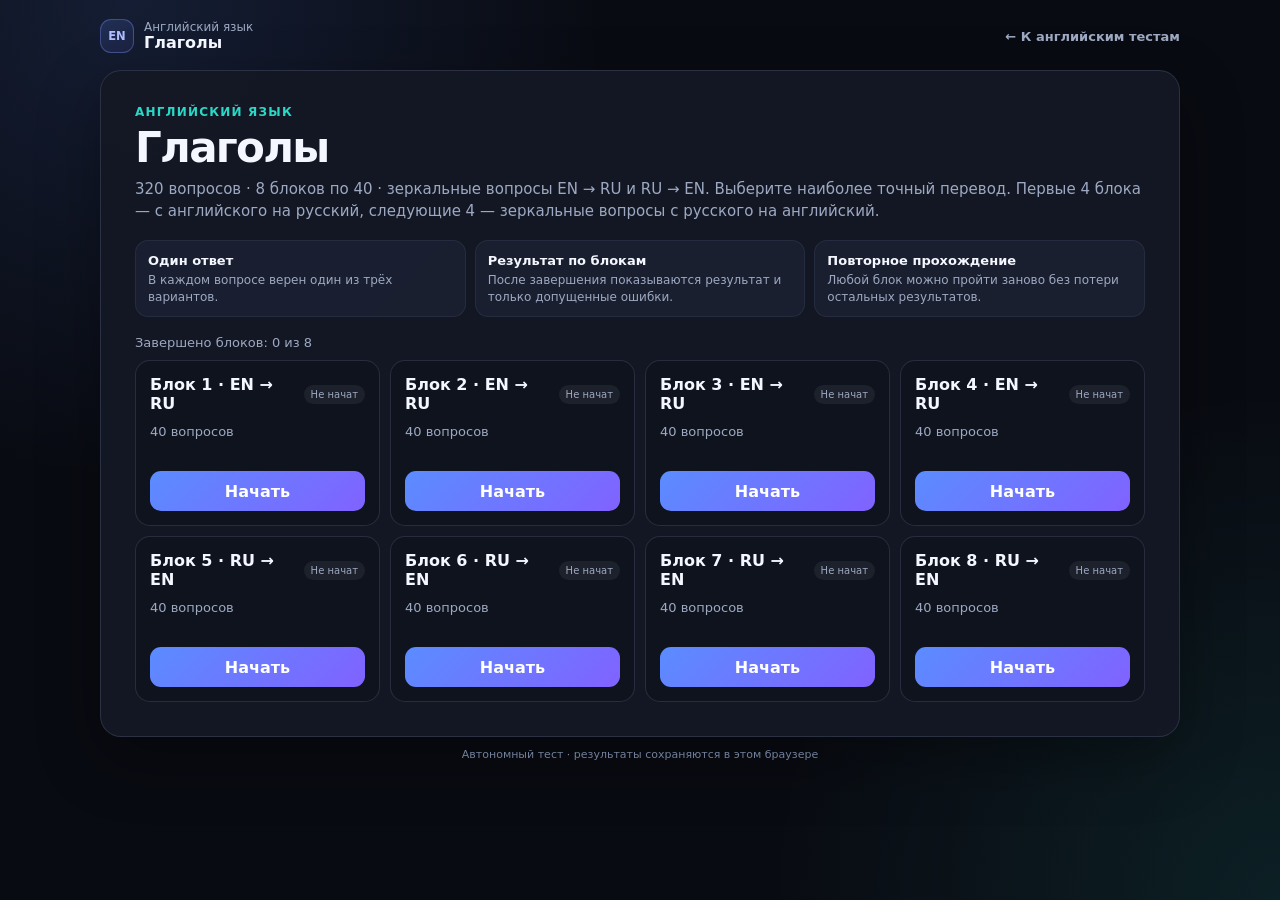
<file: tests/english/1/index.html>
<!doctype html>
<html lang="ru">
<head>
  <meta charset="utf-8">
  <meta name="viewport" content="width=device-width, initial-scale=1">
  <meta name="description" content="Тест по английскому языку: Глаголы.">
  <meta name="theme-color" content="#090b12">
  <title>Глаголы — тест по английскому языку</title>
  <style>
    :root {
      color-scheme: dark;
      --bg: #090b12;
      --surface: rgba(20, 24, 37, .96);
      --surface-soft: rgba(28, 34, 52, .78);
      --surface-hover: rgba(35, 43, 65, .9);
      --text: #f4f7ff;
      --muted: #9da9c2;
      --line: rgba(151, 168, 205, .18);
      --blue: #5b8cff;
      --violet: #8162ff;
      --cyan: #29d8c7;
      --cyan-soft: rgba(41, 216, 199, .12);
      --shadow: 0 22px 64px rgba(0, 0, 0, .32);
      font-family: Inter, ui-sans-serif, system-ui, -apple-system, BlinkMacSystemFont, "Segoe UI", sans-serif;
    }

    * { box-sizing: border-box; }
    html { min-width: 320px; }

    body {
      min-height: 100vh;
      margin: 0;
      overflow-x: hidden;
      color: var(--text);
      background:
        radial-gradient(circle at 10% 0%, rgba(91, 140, 255, .14), transparent 30rem),
        radial-gradient(circle at 100% 100%, rgba(41, 216, 199, .1), transparent 32rem),
        var(--bg);
    }

    button, input { font: inherit; }
    button { cursor: pointer; }
    a { color: inherit; }
    button:focus-visible, a:focus-visible, input:focus-visible, .option:focus-within {
      outline: 3px solid rgba(41, 216, 199, .55);
      outline-offset: 3px;
    }

    .shell { width: min(1080px, calc(100% - 28px)); margin: 0 auto; padding: 12px 0 20px; }
    .topbar { min-height: 48px; display: flex; align-items: center; justify-content: space-between; gap: 16px; margin-bottom: 10px; }
    .brand { display: flex; align-items: center; gap: 10px; min-width: 0; }
    .brand-mark {
      width: 34px; height: 34px; flex: 0 0 auto; display: grid; place-items: center;
      border: 1px solid rgba(133, 149, 255, .35); border-radius: 11px;
      background: linear-gradient(145deg, rgba(91, 140, 255, .18), rgba(129, 98, 255, .08));
      color: #aebdff; font-size: .72rem; font-weight: 800;
    }
    .brand-name { color: var(--muted); font-size: 12px; }
    .brand-title { overflow-wrap: anywhere; font-weight: 750; line-height: 1.15; }
    .back-link { display: inline-flex; align-items: center; gap: 7px; color: var(--muted); font-size: 13px; font-weight: 700; text-decoration: none; white-space: nowrap; }
    .back-link:hover { color: var(--text); }

    .panel { overflow: hidden; border: 1px solid var(--line); border-radius: 21px; background: var(--surface); box-shadow: var(--shadow); }
    .home { padding: clamp(20px, 3.3vw, 34px); }
    .eyebrow { color: var(--cyan); font-size: 12px; font-weight: 800; letter-spacing: .1em; text-transform: uppercase; }
    h1 { margin: 7px 0 8px; font-size: clamp(28px, 4vw, 42px); line-height: 1.04; letter-spacing: -.04em; }
    .lead { max-width: none; margin: 0; color: var(--muted); font-size: 15px; line-height: 1.48; }
    .rules { display: grid; grid-template-columns: repeat(3, 1fr); gap: 9px; margin: 18px 0; }
    .rule { padding: 11px 12px; border: 1px solid rgba(151, 168, 205, .1); border-radius: 13px; background: var(--surface-soft); color: var(--muted); font-size: 12px; line-height: 1.38; }
    .rule strong { display: block; margin-bottom: 2px; color: var(--text); font-size: 13px; }
    .summary { margin-bottom: 10px; color: var(--muted); font-size: 13px; }
    .block-grid { display: grid; grid-template-columns: repeat(auto-fit, minmax(205px, 1fr)); gap: 10px; }
    .block-card { border: 1px solid var(--line); border-radius: 15px; padding: 14px; background: rgba(14, 18, 29, .65); }
    .block-card.done { border-color: rgba(41, 216, 199, .34); background: rgba(25, 63, 63, .22); }
    .block-card.active { border-color: rgba(91, 140, 255, .5); }
    .block-top { display: flex; justify-content: space-between; align-items: center; gap: 8px; }
    .block-name { font-weight: 800; }
    .badge { padding: 4px 7px; border-radius: 999px; background: rgba(255, 255, 255, .06); color: var(--muted); font-size: 10px; white-space: nowrap; }
    .done .badge { background: var(--cyan-soft); color: #7ff1e6; }
    .active .badge { background: rgba(91, 140, 255, .14); color: #afc4ff; }
    .block-score { min-height: 38px; margin: 10px 0; color: var(--muted); font-size: 13px; line-height: 1.4; }
    .card-actions { display: flex; flex-wrap: wrap; gap: 7px; }

    .btn {
      min-height: 40px; border: 0; border-radius: 11px; padding: 9px 12px;
      background: linear-gradient(135deg, var(--blue), var(--violet)); color: white; font-weight: 750;
      transition: transform .15s ease, filter .15s ease, background .15s ease;
    }
    .btn:hover { filter: brightness(1.08); transform: translateY(-1px); }
    .btn.secondary { border: 1px solid var(--line); background: rgba(255, 255, 255, .035); color: var(--text); }
    .btn.secondary:hover { background: var(--surface-hover); }
    .btn:disabled { cursor: not-allowed; opacity: .42; transform: none; }
    .btn.full { width: 100%; }

    .overall { margin-top: 16px; border: 1px solid rgba(41, 216, 199, .3); border-radius: 15px; padding: 14px; background: var(--cyan-soft); color: #cbd8e9; font-size: 14px; line-height: 1.5; }
    .overall strong { color: #8cf4ea; }
    .overall .btn { margin-top: 10px; }

    .test-view { min-height: min(620px, calc(100svh - 92px)); display: flex; flex-direction: column; }
    .test-head { padding: 12px 18px 9px; border-bottom: 1px solid var(--line); background: rgba(12, 15, 25, .82); }
    .test-head-row { display: flex; justify-content: space-between; gap: 12px; align-items: center; }
    .test-meta { color: var(--muted); font-size: 12px; }
    .progress-track { height: 5px; overflow: hidden; margin-top: 8px; border-radius: 999px; background: rgba(255, 255, 255, .08); }
    .progress-fill { height: 100%; border-radius: inherit; background: linear-gradient(90deg, var(--blue), var(--cyan)); transition: width .2s ease; }
    .question-wrap { flex: 1; display: flex; flex-direction: column; padding: clamp(16px, 2.7vw, 26px); }
    .question-label { color: var(--muted); font-size: 12px; font-weight: 700; }
    .word { max-width: 100%; margin: 6px 0 3px; overflow-wrap: anywhere; font-size: clamp(32px, 5.2vw, 52px); letter-spacing: -.035em; line-height: 1.02; }
    .pos { color: var(--cyan); font-size: 12px; font-weight: 750; }
    .prompt { margin: 10px 0 8px; color: var(--muted); font-size: 13px; }
    .options { display: grid; gap: 8px; }
    .option {
      min-width: 0; min-height: 50px; display: flex; align-items: center; gap: 10px;
      border: 1px solid var(--line); border-radius: 13px; padding: 9px 12px;
      background: rgba(255, 255, 255, .025); transition: border-color .15s ease, background .15s ease, transform .15s ease;
    }
    .option:hover { border-color: rgba(41, 216, 199, .46); transform: translateY(-1px); }
    .option.selected { border-color: var(--cyan); background: var(--cyan-soft); }
    .option input { width: 18px; height: 18px; flex: 0 0 auto; accent-color: var(--cyan); }
    .letter { width: 22px; flex: 0 0 auto; color: var(--cyan); font-weight: 850; }
    .option-text { min-width: 0; overflow-wrap: anywhere; line-height: 1.35; }
    .nav { display: flex; align-items: center; justify-content: space-between; gap: 10px; margin-top: auto; padding-top: 14px; }

    .result { padding: clamp(22px, 4vw, 42px); text-align: center; }
    .result h2 { margin: 5px 0 2px; overflow-wrap: anywhere; font-size: clamp(27px, 4vw, 38px); }
    .subject { margin: 0; color: var(--muted); font-size: 13px; }
    .score { margin: 13px 0 3px; color: #8cf4ea; font-size: clamp(42px, 7vw, 66px); font-weight: 850; letter-spacing: -.05em; }
    .result-note { max-width: 640px; margin: 0 auto 16px; color: var(--muted); line-height: 1.45; }
    .table-scroll { width: 100%; overflow-x: auto; margin: 16px auto; border: 1px solid var(--line); border-radius: 13px; }
    .result-table { width: 100%; min-width: 520px; border-collapse: collapse; text-align: left; }
    .result-table th, .result-table td { padding: 9px 11px; border-bottom: 1px solid var(--line); white-space: nowrap; }
    .result-table tr:last-child td { border-bottom: 0; }
    .result-table th { color: var(--muted); font-size: 11px; text-transform: uppercase; letter-spacing: .04em; }
    .result-table td:nth-child(n+2), .result-table th:nth-child(n+2) { text-align: right; }
    .mistakes-review { margin: 18px 0 0; padding: 16px; border: 1px solid rgba(255, 183, 92, .28); border-radius: 14px; background: rgba(90, 54, 20, .18); text-align: left; }
    .mistakes-review h3 { margin: 0 0 10px; font-size: 17px; }
    .mistakes-review p { margin: 0; color: var(--muted); }
    .mistake-list { display: grid; gap: 8px; margin: 0; padding: 0; list-style: none; }
    .mistake-item { padding: 10px 11px; border: 1px solid var(--line); border-radius: 10px; background: rgba(10, 13, 22, .34); }
    .mistake-question { display: block; margin-bottom: 3px; font-weight: 760; overflow-wrap: anywhere; }
    .mistake-answer { color: var(--muted); overflow-wrap: anywhere; }
    .result-actions { display: flex; flex-wrap: wrap; justify-content: center; gap: 8px; margin-top: 16px; }
    .report-date { margin: 13px 0 0; color: var(--muted); font-size: 12px; }
    .footer { padding: 11px 0 0; color: #71809b; font-size: 11px; text-align: center; }

    @media (max-width: 700px) {
      .shell { width: min(100% - 16px, 1080px); padding-top: 6px; }
      .topbar { min-height: 46px; margin-bottom: 6px; }
      .brand-name { display: none; }
      .brand-title { max-width: 145px; font-size: 13px; }
      .back-link { font-size: 12px; }
      .panel { border-radius: 17px; }
      .home { padding: 18px 15px; }
      h1 { font-size: clamp(27px, 8.8vw, 34px); }
      .lead { font-size: 14px; }
      .rules { grid-template-columns: 1fr; gap: 7px; margin: 14px 0; }
      .rule { padding: 9px 10px; }
      .block-grid { grid-template-columns: 1fr; }
      .test-view { min-height: calc(100svh - 68px); }
      .test-head { padding: 9px 12px 8px; }
      .test-head .btn { min-height: 36px; padding: 7px 9px; font-size: 12px; }
      .question-wrap { padding: 14px 12px; }
      .word { font-size: clamp(30px, 10.2vw, 38px); }
      .option { min-height: 52px; padding: 9px 10px; }
      .nav { padding-top: 11px; }
      .result { padding: 20px 13px; }
      .score { font-size: clamp(40px, 14vw, 56px); }
      .table-scroll { margin: 14px auto; }
    }

    @media (min-width: 701px) and (max-height: 768px) {
      .shell { padding-top: 6px; }
      .topbar { min-height: 44px; margin-bottom: 6px; }
      .test-view { min-height: calc(100vh - 74px); }
      .question-wrap { padding: 14px 22px; }
      .word { font-size: 42px; }
      .option { min-height: 46px; padding: 8px 12px; }
      .nav { padding-top: 9px; }
    }

    @media print {
      :root { color-scheme: light; --text: #152033; --muted: #596477; --line: #d9dee8; --cyan: #176b67; --cyan-soft: #e7f4f2; }
      body { min-height: auto; background: white; color: var(--text); }
      .shell { width: 100%; padding: 0; }
      .topbar, .result-actions, .mistakes-review, .footer { display: none !important; }
      .panel { overflow: visible; border: 0; border-radius: 0; background: white; box-shadow: none; }
      .result { padding: 10mm 8mm; }
      .score { color: #176b67; }
      .table-scroll { overflow: visible; border-color: var(--line); }
      .result-table { min-width: 0; }
      .result-table, .overall { break-inside: avoid; }
      .overall { background: #eef8f6; color: #354052; }
      .overall strong { color: #0f514e; }
    }

    @media (prefers-reduced-motion: reduce) {
      *, *::before, *::after { transition-duration: .01ms !important; }
    }
  </style>
</head>
<body>
  <noscript><div class="shell"><div class="panel home">Для работы теста необходимо включить JavaScript в браузере.</div></div></noscript>
  <main class="shell" id="app" aria-live="polite"></main>
  <script>
    'use strict';
    const TEST_DATA = {"meta":{"version":"1.1-stage4","created":"2026-10-14","answerFormat":"one_of_three","counts":{"verbs":160,"nouns":320,"modifiers":160,"total":640},"generation":{"distractors":"Translations of other words with the same part of speech; semantic conflicts and Russian token overlaps excluded.","questionOrder":"Deterministic mixed order, not alphabetical.","correctPositions":"Balanced across A/B/C within each subtest."},"category":"verbs"},"questions":[{"id":"verb-024","sourceId":24,"word":"leave","pos":"verb","subtest":1,"orderInSubtest":1,"options":["уходить, покидать, оставлять","работать, действовать","иметь, обладать"],"correctIndex":0,"correctAnswer":"уходить, покидать, оставлять"},{"id":"verb-032","sourceId":32,"word":"begin","pos":"verb","subtest":1,"orderInSubtest":2,"options":["бежать, управлять, работать","начинать","показывать, демонстрировать"],"correctIndex":1,"correctAnswer":"начинать"},{"id":"verb-028","sourceId":28,"word":"put","pos":"verb","subtest":1,"orderInSubtest":3,"options":["класть, ставить, помещать","давать, предоставлять","становиться"],"correctIndex":0,"correctAnswer":"класть, ставить, помещать"},{"id":"verb-004","sourceId":4,"word":"say","pos":"verb","subtest":1,"orderInSubtest":4,"options":["давать, предоставлять","становиться","говорить, сказать"],"correctIndex":2,"correctAnswer":"говорить, сказать"},{"id":"verb-034","sourceId":34,"word":"talk","pos":"verb","subtest":1,"orderInSubtest":5,"options":["быть, являться, находиться","работать, действовать","разговаривать, беседовать"],"correctIndex":2,"correctAnswer":"разговаривать, беседовать"},{"id":"verb-007","sourceId":7,"word":"go","pos":"verb","subtest":1,"orderInSubtest":6,"options":["идти, ехать, уходить","находить, обнаруживать","позволять, разрешать"],"correctIndex":0,"correctAnswer":"идти, ехать, уходить"},{"id":"verb-009","sourceId":9,"word":"take","pos":"verb","subtest":1,"orderInSubtest":7,"options":["начинать, запускать","играть","брать, принимать"],"correctIndex":2,"correctAnswer":"брать, принимать"},{"id":"verb-029","sourceId":29,"word":"mean","pos":"verb","subtest":1,"orderInSubtest":8,"options":["помогать","означать, иметь в виду","чувствовать, ощущать"],"correctIndex":1,"correctAnswer":"означать, иметь в виду"},{"id":"verb-039","sourceId":39,"word":"play","pos":"verb","subtest":1,"orderInSubtest":9,"options":["идти, ехать, уходить","приходить, приезжать","играть"],"correctIndex":2,"correctAnswer":"играть"},{"id":"verb-023","sourceId":23,"word":"try","pos":"verb","subtest":1,"orderInSubtest":10,"options":["пытаться, пробовать","казаться","делать, выполнять"],"correctIndex":0,"correctAnswer":"пытаться, пробовать"},{"id":"verb-014","sourceId":14,"word":"want","pos":"verb","subtest":1,"orderInSubtest":11,"options":["хотеть","хранить, сохранять, продолжать","казаться"],"correctIndex":0,"correctAnswer":"хотеть"},{"id":"verb-017","sourceId":17,"word":"find","pos":"verb","subtest":1,"orderInSubtest":12,"options":["находить, обнаруживать","спрашивать, просить","смотреть, выглядеть"],"correctIndex":0,"correctAnswer":"находить, обнаруживать"},{"id":"verb-003","sourceId":3,"word":"do","pos":"verb","subtest":1,"orderInSubtest":13,"options":["получать, становиться, добираться","делать, выполнять","думать, считать"],"correctIndex":1,"correctAnswer":"делать, выполнять"},{"id":"verb-001","sourceId":1,"word":"be","pos":"verb","subtest":1,"orderInSubtest":14,"options":["находить, обнаруживать","быть, являться, находиться","делать, выполнять"],"correctIndex":1,"correctAnswer":"быть, являться, находиться"},{"id":"verb-033","sourceId":33,"word":"help","pos":"verb","subtest":1,"orderInSubtest":15,"options":["знать","работать, действовать","помогать"],"correctIndex":2,"correctAnswer":"помогать"},{"id":"verb-030","sourceId":30,"word":"keep","pos":"verb","subtest":1,"orderInSubtest":16,"options":["чувствовать, ощущать","хранить, сохранять, продолжать","становиться"],"correctIndex":1,"correctAnswer":"хранить, сохранять, продолжать"},{"id":"verb-021","sourceId":21,"word":"seem","pos":"verb","subtest":1,"orderInSubtest":17,"options":["приходить, приезжать","казаться","означать, иметь в виду"],"correctIndex":1,"correctAnswer":"казаться"},{"id":"verb-037","sourceId":37,"word":"show","pos":"verb","subtest":1,"orderInSubtest":18,"options":["начинать","чувствовать, ощущать","показывать, демонстрировать"],"correctIndex":2,"correctAnswer":"показывать, демонстрировать"},{"id":"verb-031","sourceId":31,"word":"let","pos":"verb","subtest":1,"orderInSubtest":19,"options":["иметь, обладать","позволять, разрешать","звонить, называть, звать"],"correctIndex":1,"correctAnswer":"позволять, разрешать"},{"id":"verb-005","sourceId":5,"word":"get","pos":"verb","subtest":1,"orderInSubtest":20,"options":["получать, становиться, добираться","говорить, сказать","брать, принимать"],"correctIndex":0,"correctAnswer":"получать, становиться, добираться"},{"id":"verb-038","sourceId":38,"word":"hear","pos":"verb","subtest":1,"orderInSubtest":21,"options":["слышать","помогать","давать, предоставлять"],"correctIndex":0,"correctAnswer":"слышать"},{"id":"verb-011","sourceId":11,"word":"come","pos":"verb","subtest":1,"orderInSubtest":22,"options":["начинать","давать, предоставлять","приходить, приезжать"],"correctIndex":2,"correctAnswer":"приходить, приезжать"},{"id":"verb-010","sourceId":10,"word":"see","pos":"verb","subtest":1,"orderInSubtest":23,"options":["видеть, понимать","разговаривать, беседовать","говорить, сказать"],"correctIndex":0,"correctAnswer":"видеть, понимать"},{"id":"verb-022","sourceId":22,"word":"feel","pos":"verb","subtest":1,"orderInSubtest":24,"options":["звонить, называть, звать","бежать, управлять, работать","чувствовать, ощущать"],"correctIndex":2,"correctAnswer":"чувствовать, ощущать"},{"id":"verb-040","sourceId":40,"word":"run","pos":"verb","subtest":1,"orderInSubtest":25,"options":["знать","играть","бежать, управлять, работать"],"correctIndex":2,"correctAnswer":"бежать, управлять, работать"},{"id":"verb-036","sourceId":36,"word":"start","pos":"verb","subtest":1,"orderInSubtest":26,"options":["уходить, покидать, оставлять","начинать, запускать","поворачивать, превращаться"],"correctIndex":1,"correctAnswer":"начинать, запускать"},{"id":"verb-027","sourceId":27,"word":"become","pos":"verb","subtest":1,"orderInSubtest":27,"options":["класть, ставить, помещать","работать, действовать","становиться"],"correctIndex":2,"correctAnswer":"становиться"},{"id":"verb-019","sourceId":19,"word":"ask","pos":"verb","subtest":1,"orderInSubtest":28,"options":["нуждаться, требоваться","спрашивать, просить","смотреть, выглядеть"],"correctIndex":1,"correctAnswer":"спрашивать, просить"},{"id":"verb-025","sourceId":25,"word":"call","pos":"verb","subtest":1,"orderInSubtest":29,"options":["использовать, пользоваться","позволять, разрешать","звонить, называть, звать"],"correctIndex":2,"correctAnswer":"звонить, называть, звать"},{"id":"verb-002","sourceId":2,"word":"have","pos":"verb","subtest":1,"orderInSubtest":30,"options":["иметь, обладать","получать, становиться, добираться","приходить, приезжать"],"correctIndex":0,"correctAnswer":"иметь, обладать"},{"id":"verb-015","sourceId":15,"word":"give","pos":"verb","subtest":1,"orderInSubtest":31,"options":["знать","помогать","давать, предоставлять"],"correctIndex":2,"correctAnswer":"давать, предоставлять"},{"id":"verb-020","sourceId":20,"word":"work","pos":"verb","subtest":1,"orderInSubtest":32,"options":["знать","чувствовать, ощущать","работать, действовать"],"correctIndex":2,"correctAnswer":"работать, действовать"},{"id":"verb-026","sourceId":26,"word":"need","pos":"verb","subtest":1,"orderInSubtest":33,"options":["знать","нуждаться, требоваться","хранить, сохранять, продолжать"],"correctIndex":1,"correctAnswer":"нуждаться, требоваться"},{"id":"verb-016","sourceId":16,"word":"use","pos":"verb","subtest":1,"orderInSubtest":34,"options":["использовать, пользоваться","брать, принимать","уходить, покидать, оставлять"],"correctIndex":0,"correctAnswer":"использовать, пользоваться"},{"id":"verb-006","sourceId":6,"word":"make","pos":"verb","subtest":1,"orderInSubtest":35,"options":["позволять, разрешать","делать, создавать, изготавливать","находить, обнаруживать"],"correctIndex":1,"correctAnswer":"делать, создавать, изготавливать"},{"id":"verb-018","sourceId":18,"word":"tell","pos":"verb","subtest":1,"orderInSubtest":36,"options":["рассказывать, сообщать","делать, создавать, изготавливать","класть, ставить, помещать"],"correctIndex":0,"correctAnswer":"рассказывать, сообщать"},{"id":"verb-035","sourceId":35,"word":"turn","pos":"verb","subtest":1,"orderInSubtest":37,"options":["поворачивать, превращаться","звонить, называть, звать","идти, ехать, уходить"],"correctIndex":0,"correctAnswer":"поворачивать, превращаться"},{"id":"verb-013","sourceId":13,"word":"look","pos":"verb","subtest":1,"orderInSubtest":38,"options":["позволять, разрешать","смотреть, выглядеть","бежать, управлять, работать"],"correctIndex":1,"correctAnswer":"смотреть, выглядеть"},{"id":"verb-008","sourceId":8,"word":"know","pos":"verb","subtest":1,"orderInSubtest":39,"options":["знать","смотреть, выглядеть","казаться"],"correctIndex":0,"correctAnswer":"знать"},{"id":"verb-012","sourceId":12,"word":"think","pos":"verb","subtest":1,"orderInSubtest":40,"options":["работать, действовать","думать, считать","видеть, понимать"],"correctIndex":1,"correctAnswer":"думать, считать"},{"id":"verb-049","sourceId":49,"word":"stand","pos":"verb","subtest":2,"orderInSubtest":1,"options":["встречать, встречаться","учить, изучать, учиться, узнавать","стоять"],"correctIndex":2,"correctAnswer":"стоять"},{"id":"verb-047","sourceId":47,"word":"provide","pos":"verb","subtest":2,"orderInSubtest":2,"options":["верить, полагать","расти, выращивать","предоставлять, обеспечивать"],"correctIndex":2,"correctAnswer":"предоставлять, обеспечивать"},{"id":"verb-066","sourceId":66,"word":"allow","pos":"verb","subtest":2,"orderInSubtest":3,"options":["позволять, разрешать","понимать","терять, проигрывать"],"correctIndex":0,"correctAnswer":"позволять, разрешать"},{"id":"verb-069","sourceId":69,"word":"grow","pos":"verb","subtest":2,"orderInSubtest":4,"options":["приносить, привозить","учить, изучать, учиться, узнавать","расти, выращивать"],"correctIndex":2,"correctAnswer":"расти, выращивать"},{"id":"verb-042","sourceId":42,"word":"live","pos":"verb","subtest":2,"orderInSubtest":5,"options":["жить, проживать","тратить, проводить время","добавлять, складывать"],"correctIndex":0,"correctAnswer":"жить, проживать"},{"id":"verb-057","sourceId":57,"word":"change","pos":"verb","subtest":2,"orderInSubtest":6,"options":["менять, изменяться","тратить, проводить время","смотреть, наблюдать"],"correctIndex":0,"correctAnswer":"менять, изменяться"},{"id":"verb-043","sourceId":43,"word":"believe","pos":"verb","subtest":2,"orderInSubtest":7,"options":["расти, выращивать","верить, полагать","открывать"],"correctIndex":1,"correctAnswer":"верить, полагать"},{"id":"verb-071","sourceId":71,"word":"walk","pos":"verb","subtest":2,"orderInSubtest":8,"options":["ходить пешком, гулять","продолжать","помнить, вспоминать"],"correctIndex":0,"correctAnswer":"ходить пешком, гулять"},{"id":"verb-056","sourceId":56,"word":"learn","pos":"verb","subtest":2,"orderInSubtest":9,"options":["говорить, разговаривать","учить, изучать, учиться, узнавать","создавать"],"correctIndex":1,"correctAnswer":"учить, изучать, учиться, узнавать"},{"id":"verb-046","sourceId":46,"word":"write","pos":"verb","subtest":2,"orderInSubtest":10,"options":["верить, полагать","покупать","писать"],"correctIndex":2,"correctAnswer":"писать"},{"id":"verb-050","sourceId":50,"word":"lose","pos":"verb","subtest":2,"orderInSubtest":11,"options":["помнить, вспоминать","писать","терять, проигрывать"],"correctIndex":2,"correctAnswer":"терять, проигрывать"},{"id":"verb-076","sourceId":76,"word":"consider","pos":"verb","subtest":2,"orderInSubtest":12,"options":["предлагать","рассматривать, считать","включать, содержать"],"correctIndex":1,"correctAnswer":"рассматривать, считать"},{"id":"verb-044","sourceId":44,"word":"bring","pos":"verb","subtest":2,"orderInSubtest":13,"options":["верить, полагать","приносить, привозить","понимать"],"correctIndex":1,"correctAnswer":"приносить, привозить"},{"id":"verb-079","sourceId":79,"word":"wait","pos":"verb","subtest":2,"orderInSubtest":14,"options":["ждать","вести, руководить","продолжать"],"correctIndex":0,"correctAnswer":"ждать"},{"id":"verb-078","sourceId":78,"word":"buy","pos":"verb","subtest":2,"orderInSubtest":15,"options":["жить, проживать","сидеть","покупать"],"correctIndex":2,"correctAnswer":"покупать"},{"id":"verb-064","sourceId":64,"word":"speak","pos":"verb","subtest":2,"orderInSubtest":16,"options":["ходить пешком, гулять","говорить, разговаривать","следовать, соблюдать"],"correctIndex":1,"correctAnswer":"говорить, разговаривать"},{"id":"verb-077","sourceId":77,"word":"appear","pos":"verb","subtest":2,"orderInSubtest":17,"options":["двигаться, переезжать","появляться, казаться","писать"],"correctIndex":1,"correctAnswer":"появляться, казаться"},{"id":"verb-074","sourceId":74,"word":"remember","pos":"verb","subtest":2,"orderInSubtest":18,"options":["покупать","помнить, вспоминать","позволять, разрешать"],"correctIndex":1,"correctAnswer":"помнить, вспоминать"},{"id":"verb-060","sourceId":60,"word":"watch","pos":"verb","subtest":2,"orderInSubtest":19,"options":["смотреть, наблюдать","стоять","учить, изучать, учиться, узнавать"],"correctIndex":0,"correctAnswer":"смотреть, наблюдать"},{"id":"verb-045","sourceId":45,"word":"happen","pos":"verb","subtest":2,"orderInSubtest":20,"options":["случаться, происходить","встречать, встречаться","жить, проживать"],"correctIndex":0,"correctAnswer":"случаться, происходить"},{"id":"verb-075","sourceId":75,"word":"love","pos":"verb","subtest":2,"orderInSubtest":21,"options":["создавать","побеждать, выигрывать","любить"],"correctIndex":2,"correctAnswer":"любить"},{"id":"verb-051","sourceId":51,"word":"pay","pos":"verb","subtest":2,"orderInSubtest":22,"options":["платить, оплачивать","писать","создавать"],"correctIndex":0,"correctAnswer":"платить, оплачивать"},{"id":"verb-062","sourceId":62,"word":"stop","pos":"verb","subtest":2,"orderInSubtest":23,"options":["включать, содержать","рассматривать, считать","останавливать, прекращать"],"correctIndex":2,"correctAnswer":"останавливать, прекращать"},{"id":"verb-041","sourceId":41,"word":"move","pos":"verb","subtest":2,"orderInSubtest":24,"options":["тратить, проводить время","двигаться, переезжать","расти, выращивать"],"correctIndex":1,"correctAnswer":"двигаться, переезжать"},{"id":"verb-067","sourceId":67,"word":"add","pos":"verb","subtest":2,"orderInSubtest":25,"options":["добавлять, складывать","побеждать, выигрывать","платить, оплачивать"],"correctIndex":0,"correctAnswer":"добавлять, складывать"},{"id":"verb-053","sourceId":53,"word":"include","pos":"verb","subtest":2,"orderInSubtest":26,"options":["ходить пешком, гулять","появляться, казаться","включать, содержать"],"correctIndex":2,"correctAnswer":"включать, содержать"},{"id":"verb-061","sourceId":61,"word":"follow","pos":"verb","subtest":2,"orderInSubtest":27,"options":["учить, изучать, учиться, узнавать","включать, содержать","следовать, соблюдать"],"correctIndex":2,"correctAnswer":"следовать, соблюдать"},{"id":"verb-055","sourceId":55,"word":"set","pos":"verb","subtest":2,"orderInSubtest":28,"options":["устанавливать, задавать","помнить, вспоминать","останавливать, прекращать"],"correctIndex":0,"correctAnswer":"устанавливать, задавать"},{"id":"verb-073","sourceId":73,"word":"offer","pos":"verb","subtest":2,"orderInSubtest":29,"options":["двигаться, переезжать","предлагать","продолжать"],"correctIndex":1,"correctAnswer":"предлагать"},{"id":"verb-059","sourceId":59,"word":"understand","pos":"verb","subtest":2,"orderInSubtest":30,"options":["создавать","ждать","понимать"],"correctIndex":2,"correctAnswer":"понимать"},{"id":"verb-054","sourceId":54,"word":"continue","pos":"verb","subtest":2,"orderInSubtest":31,"options":["продолжать","расти, выращивать","рассматривать, считать"],"correctIndex":0,"correctAnswer":"продолжать"},{"id":"verb-068","sourceId":68,"word":"spend","pos":"verb","subtest":2,"orderInSubtest":32,"options":["говорить, разговаривать","тратить, проводить время","открывать"],"correctIndex":1,"correctAnswer":"тратить, проводить время"},{"id":"verb-065","sourceId":65,"word":"read","pos":"verb","subtest":2,"orderInSubtest":33,"options":["стоять","приносить, привозить","читать"],"correctIndex":2,"correctAnswer":"читать"},{"id":"verb-080","sourceId":80,"word":"serve","pos":"verb","subtest":2,"orderInSubtest":34,"options":["верить, полагать","служить, обслуживать","создавать"],"correctIndex":1,"correctAnswer":"служить, обслуживать"},{"id":"verb-048","sourceId":48,"word":"sit","pos":"verb","subtest":2,"orderInSubtest":35,"options":["ждать","сидеть","приносить, привозить"],"correctIndex":1,"correctAnswer":"сидеть"},{"id":"verb-063","sourceId":63,"word":"create","pos":"verb","subtest":2,"orderInSubtest":36,"options":["предоставлять, обеспечивать","создавать","включать, содержать"],"correctIndex":1,"correctAnswer":"создавать"},{"id":"verb-052","sourceId":52,"word":"meet","pos":"verb","subtest":2,"orderInSubtest":37,"options":["встречать, встречаться","следовать, соблюдать","говорить, разговаривать"],"correctIndex":0,"correctAnswer":"встречать, встречаться"},{"id":"verb-070","sourceId":70,"word":"open","pos":"verb","subtest":2,"orderInSubtest":38,"options":["появляться, казаться","расти, выращивать","открывать"],"correctIndex":2,"correctAnswer":"открывать"},{"id":"verb-058","sourceId":58,"word":"lead","pos":"verb","subtest":2,"orderInSubtest":39,"options":["вести, руководить","приносить, привозить","ждать"],"correctIndex":0,"correctAnswer":"вести, руководить"},{"id":"verb-072","sourceId":72,"word":"win","pos":"verb","subtest":2,"orderInSubtest":40,"options":["ждать","побеждать, выигрывать","любить"],"correctIndex":1,"correctAnswer":"побеждать, выигрывать"},{"id":"verb-095","sourceId":95,"word":"require","pos":"verb","subtest":3,"orderInSubtest":1,"options":["решать, принимать решение","требовать, нуждаться","ловить, успевать"],"correctIndex":1,"correctAnswer":"требовать, нуждаться"},{"id":"verb-120","sourceId":120,"word":"close","pos":"verb","subtest":3,"orderInSubtest":2,"options":["ударять, попадать","закрывать","рисовать, тянуть"],"correctIndex":1,"correctAnswer":"закрывать"},{"id":"verb-115","sourceId":115,"word":"cause","pos":"verb","subtest":3,"orderInSubtest":3,"options":["ударять, попадать","планировать","вызывать, становиться причиной"],"correctIndex":2,"correctAnswer":"вызывать, становиться причиной"},{"id":"verb-081","sourceId":81,"word":"die","pos":"verb","subtest":3,"orderInSubtest":4,"options":["планировать","умирать","поднимать, повышать"],"correctIndex":1,"correctAnswer":"умирать"},{"id":"verb-109","sourceId":109,"word":"produce","pos":"verb","subtest":3,"orderInSubtest":5,"options":["возвращать, возвращаться","поддерживать","производить, создавать"],"correctIndex":2,"correctAnswer":"производить, создавать"},{"id":"verb-104","sourceId":104,"word":"break","pos":"verb","subtest":3,"orderInSubtest":6,"options":["ломать, нарушать","продавать","оставаться, останавливаться"],"correctIndex":0,"correctAnswer":"ломать, нарушать"},{"id":"verb-107","sourceId":107,"word":"support","pos":"verb","subtest":3,"orderInSubtest":7,"options":["продавать","сообщать, докладывать","поддерживать"],"correctIndex":2,"correctAnswer":"поддерживать"},{"id":"verb-112","sourceId":112,"word":"catch","pos":"verb","subtest":3,"orderInSubtest":8,"options":["ловить, успевать","выбирать","есть, принимать пищу"],"correctIndex":0,"correctAnswer":"ловить, успевать"},{"id":"verb-118","sourceId":118,"word":"realize","pos":"verb","subtest":3,"orderInSubtest":9,"options":["умирать","предлагать, советовать","понимать, осознавать"],"correctIndex":2,"correctAnswer":"понимать, осознавать"},{"id":"verb-111","sourceId":111,"word":"cover","pos":"verb","subtest":3,"orderInSubtest":10,"options":["оставаться","надеяться","покрывать, охватывать"],"correctIndex":2,"correctAnswer":"покрывать, охватывать"},{"id":"verb-088","sourceId":88,"word":"reach","pos":"verb","subtest":3,"orderInSubtest":11,"options":["достигать, добираться","производить, создавать","нести, переносить"],"correctIndex":0,"correctAnswer":"достигать, добираться"},{"id":"verb-114","sourceId":114,"word":"choose","pos":"verb","subtest":3,"orderInSubtest":12,"options":["падать, снижаться","выбирать","возвращать, возвращаться"],"correctIndex":1,"correctAnswer":"выбирать"},{"id":"verb-096","sourceId":96,"word":"report","pos":"verb","subtest":3,"orderInSubtest":13,"options":["есть, принимать пищу","умирать","сообщать, докладывать"],"correctIndex":2,"correctAnswer":"сообщать, докладывать"},{"id":"verb-094","sourceId":94,"word":"sell","pos":"verb","subtest":3,"orderInSubtest":14,"options":["продавать","умирать","объяснять"],"correctIndex":0,"correctAnswer":"продавать"},{"id":"verb-082","sourceId":82,"word":"send","pos":"verb","subtest":3,"orderInSubtest":15,"options":["достигать, добираться","отправлять, посылать","слушать"],"correctIndex":1,"correctAnswer":"отправлять, посылать"},{"id":"verb-091","sourceId":91,"word":"suggest","pos":"verb","subtest":3,"orderInSubtest":16,"options":["предлагать, советовать","планировать","ломать, нарушать"],"correctIndex":0,"correctAnswer":"предлагать, советовать"},{"id":"verb-113","sourceId":113,"word":"draw","pos":"verb","subtest":3,"orderInSubtest":17,"options":["поднимать, повышать","рисовать, тянуть","покрывать, охватывать"],"correctIndex":1,"correctAnswer":"рисовать, тянуть"},{"id":"verb-092","sourceId":92,"word":"raise","pos":"verb","subtest":3,"orderInSubtest":18,"options":["отправлять, посылать","сообщать, докладывать","поднимать, повышать"],"correctIndex":2,"correctAnswer":"поднимать, повышать"},{"id":"verb-089","sourceId":89,"word":"plan","pos":"verb","subtest":3,"orderInSubtest":19,"options":["планировать","соглашаться","поднимать, повышать"],"correctIndex":0,"correctAnswer":"планировать"},{"id":"verb-097","sourceId":97,"word":"decide","pos":"verb","subtest":3,"orderInSubtest":20,"options":["строить, создавать","предлагать, советовать","решать, принимать решение"],"correctIndex":2,"correctAnswer":"решать, принимать решение"},{"id":"verb-099","sourceId":99,"word":"return","pos":"verb","subtest":3,"orderInSubtest":21,"options":["умирать","достигать, добираться","возвращать, возвращаться"],"correctIndex":2,"correctAnswer":"возвращать, возвращаться"},{"id":"verb-101","sourceId":101,"word":"hope","pos":"verb","subtest":3,"orderInSubtest":22,"options":["умирать","нести, переносить","надеяться"],"correctIndex":2,"correctAnswer":"надеяться"},{"id":"verb-086","sourceId":86,"word":"fall","pos":"verb","subtest":3,"orderInSubtest":23,"options":["решать, принимать решение","падать, снижаться","оставаться"],"correctIndex":1,"correctAnswer":"падать, снижаться"},{"id":"verb-098","sourceId":98,"word":"pull","pos":"verb","subtest":3,"orderInSubtest":24,"options":["водить, ехать за рулём","поднимать, повышать","тянуть"],"correctIndex":2,"correctAnswer":"тянуть"},{"id":"verb-090","sourceId":90,"word":"remain","pos":"verb","subtest":3,"orderInSubtest":25,"options":["оставаться","рисовать, тянуть","требовать, нуждаться"],"correctIndex":0,"correctAnswer":"оставаться"},{"id":"verb-102","sourceId":102,"word":"develop","pos":"verb","subtest":3,"orderInSubtest":26,"options":["закрывать","развивать, разрабатывать","поддерживать"],"correctIndex":1,"correctAnswer":"развивать, разрабатывать"},{"id":"verb-119","sourceId":119,"word":"drive","pos":"verb","subtest":3,"orderInSubtest":27,"options":["отправлять, посылать","падать, снижаться","водить, ехать за рулём"],"correctIndex":2,"correctAnswer":"водить, ехать за рулём"},{"id":"verb-093","sourceId":93,"word":"pass","pos":"verb","subtest":3,"orderInSubtest":28,"options":["планировать","проходить, передавать, сдавать","покрывать, охватывать"],"correctIndex":1,"correctAnswer":"проходить, передавать, сдавать"},{"id":"verb-103","sourceId":103,"word":"carry","pos":"verb","subtest":3,"orderInSubtest":29,"options":["объяснять","нести, переносить","достигать, добираться"],"correctIndex":1,"correctAnswer":"нести, переносить"},{"id":"verb-110","sourceId":110,"word":"eat","pos":"verb","subtest":3,"orderInSubtest":30,"options":["есть, принимать пищу","требовать, нуждаться","соглашаться"],"correctIndex":0,"correctAnswer":"есть, принимать пищу"},{"id":"verb-106","sourceId":106,"word":"agree","pos":"verb","subtest":3,"orderInSubtest":31,"options":["соглашаться","слушать","выбирать"],"correctIndex":0,"correctAnswer":"соглашаться"},{"id":"verb-085","sourceId":85,"word":"stay","pos":"verb","subtest":3,"orderInSubtest":32,"options":["поднимать, повышать","оставаться, останавливаться","падать, снижаться"],"correctIndex":1,"correctAnswer":"оставаться, останавливаться"},{"id":"verb-105","sourceId":105,"word":"receive","pos":"verb","subtest":3,"orderInSubtest":33,"options":["ломать, нарушать","предлагать, советовать","получать, принимать"],"correctIndex":2,"correctAnswer":"получать, принимать"},{"id":"verb-084","sourceId":84,"word":"build","pos":"verb","subtest":3,"orderInSubtest":34,"options":["возвращать, возвращаться","понимать, осознавать","строить, создавать"],"correctIndex":2,"correctAnswer":"строить, создавать"},{"id":"verb-087","sourceId":87,"word":"cut","pos":"verb","subtest":3,"orderInSubtest":35,"options":["резать, сокращать","ожидать, предполагать","производить, создавать"],"correctIndex":0,"correctAnswer":"резать, сокращать"},{"id":"verb-116","sourceId":116,"word":"point","pos":"verb","subtest":3,"orderInSubtest":36,"options":["указывать","закрывать","получать, принимать"],"correctIndex":0,"correctAnswer":"указывать"},{"id":"verb-083","sourceId":83,"word":"expect","pos":"verb","subtest":3,"orderInSubtest":37,"options":["оставаться","ожидать, предполагать","предлагать, советовать"],"correctIndex":1,"correctAnswer":"ожидать, предполагать"},{"id":"verb-108","sourceId":108,"word":"hit","pos":"verb","subtest":3,"orderInSubtest":38,"options":["ударять, попадать","вызывать, становиться причиной","продавать"],"correctIndex":0,"correctAnswer":"ударять, попадать"},{"id":"verb-117","sourceId":117,"word":"listen","pos":"verb","subtest":3,"orderInSubtest":39,"options":["рисовать, тянуть","слушать","производить, создавать"],"correctIndex":1,"correctAnswer":"слушать"},{"id":"verb-100","sourceId":100,"word":"explain","pos":"verb","subtest":3,"orderInSubtest":40,"options":["объяснять","планировать","сообщать, докладывать"],"correctIndex":0,"correctAnswer":"объяснять"},{"id":"verb-121","sourceId":121,"word":"accept","pos":"verb","subtest":4,"orderInSubtest":1,"options":["принимать, соглашаться","одалживать, давать взаймы","избегать"],"correctIndex":0,"correctAnswer":"принимать, соглашаться"},{"id":"verb-122","sourceId":122,"word":"achieve","pos":"verb","subtest":4,"orderInSubtest":2,"options":["подготавливать","достигать, добиваться","скучать, пропускать"],"correctIndex":1,"correctAnswer":"достигать, добиваться"},{"id":"verb-123","sourceId":123,"word":"answer","pos":"verb","subtest":4,"orderInSubtest":3,"options":["беспокоиться","обнаруживать, открывать","отвечать"],"correctIndex":2,"correctAnswer":"отвечать"},{"id":"verb-124","sourceId":124,"word":"arrive","pos":"verb","subtest":4,"orderInSubtest":4,"options":["прибывать, приезжать","путешествовать","входить"],"correctIndex":0,"correctAnswer":"прибывать, приезжать"},{"id":"verb-125","sourceId":125,"word":"avoid","pos":"verb","subtest":4,"orderInSubtest":5,"options":["присоединяться","избегать","принимать, соглашаться"],"correctIndex":1,"correctAnswer":"избегать"},{"id":"verb-126","sourceId":126,"word":"borrow","pos":"verb","subtest":4,"orderInSubtest":6,"options":["одалживать, давать взаймы","сохранять, спасать","брать взаймы"],"correctIndex":2,"correctAnswer":"брать взаймы"},{"id":"verb-127","sourceId":127,"word":"clean","pos":"verb","subtest":4,"orderInSubtest":7,"options":["чистить, убирать","мыть","готовить еду"],"correctIndex":0,"correctAnswer":"чистить, убирать"},{"id":"verb-128","sourceId":128,"word":"climb","pos":"verb","subtest":4,"orderInSubtest":8,"options":["прыгать","взбираться, подниматься","ездить верхом, кататься"],"correctIndex":1,"correctAnswer":"взбираться, подниматься"},{"id":"verb-129","sourceId":129,"word":"cook","pos":"verb","subtest":4,"orderInSubtest":9,"options":["мыть","заказывать","готовить еду"],"correctIndex":2,"correctAnswer":"готовить еду"},{"id":"verb-130","sourceId":130,"word":"dance","pos":"verb","subtest":4,"orderInSubtest":10,"options":["танцевать","петь","улыбаться"],"correctIndex":0,"correctAnswer":"танцевать"},{"id":"verb-131","sourceId":131,"word":"describe","pos":"verb","subtest":4,"orderInSubtest":11,"options":["отвечать","описывать","обнаруживать, открывать"],"correctIndex":1,"correctAnswer":"описывать"},{"id":"verb-132","sourceId":132,"word":"discover","pos":"verb","subtest":4,"orderInSubtest":12,"options":["достигать, добиваться","описывать","обнаруживать, открывать"],"correctIndex":2,"correctAnswer":"обнаруживать, открывать"},{"id":"verb-133","sourceId":133,"word":"drink","pos":"verb","subtest":4,"orderInSubtest":13,"options":["пить","готовить еду","наслаждаться"],"correctIndex":0,"correctAnswer":"пить"},{"id":"verb-134","sourceId":134,"word":"enjoy","pos":"verb","subtest":4,"orderInSubtest":14,"options":["беспокоиться","наслаждаться","улыбаться"],"correctIndex":1,"correctAnswer":"наслаждаться"},{"id":"verb-135","sourceId":135,"word":"enter","pos":"verb","subtest":4,"orderInSubtest":15,"options":["прибывать, приезжать","посещать","входить"],"correctIndex":2,"correctAnswer":"входить"},{"id":"verb-136","sourceId":136,"word":"finish","pos":"verb","subtest":4,"orderInSubtest":16,"options":["заканчивать, завершать","подготавливать","улучшать"],"correctIndex":0,"correctAnswer":"заканчивать, завершать"},{"id":"verb-137","sourceId":137,"word":"forget","pos":"verb","subtest":4,"orderInSubtest":17,"options":["скучать, пропускать","забывать","беспокоиться"],"correctIndex":1,"correctAnswer":"забывать"},{"id":"verb-138","sourceId":138,"word":"hold","pos":"verb","subtest":4,"orderInSubtest":18,"options":["толкать","носить одежду","держать"],"correctIndex":2,"correctAnswer":"держать"},{"id":"verb-139","sourceId":139,"word":"improve","pos":"verb","subtest":4,"orderInSubtest":19,"options":["улучшать","достигать, добиваться","подготавливать"],"correctIndex":0,"correctAnswer":"улучшать"},{"id":"verb-140","sourceId":140,"word":"join","pos":"verb","subtest":4,"orderInSubtest":20,"options":["входить","присоединяться","посещать"],"correctIndex":1,"correctAnswer":"присоединяться"},{"id":"verb-141","sourceId":141,"word":"jump","pos":"verb","subtest":4,"orderInSubtest":21,"options":["взбираться, подниматься","ездить верхом, кататься","прыгать"],"correctIndex":2,"correctAnswer":"прыгать"},{"id":"verb-142","sourceId":142,"word":"laugh","pos":"verb","subtest":4,"orderInSubtest":22,"options":["смеяться","улыбаться","наслаждаться"],"correctIndex":0,"correctAnswer":"смеяться"},{"id":"verb-143","sourceId":143,"word":"lend","pos":"verb","subtest":4,"orderInSubtest":23,"options":["брать взаймы","одалживать, давать взаймы","заказывать"],"correctIndex":1,"correctAnswer":"одалживать, давать взаймы"},{"id":"verb-144","sourceId":144,"word":"lie","pos":"verb","subtest":4,"orderInSubtest":24,"options":["спать","держать","лежать"],"correctIndex":2,"correctAnswer":"лежать"},{"id":"verb-145","sourceId":145,"word":"miss","pos":"verb","subtest":4,"orderInSubtest":25,"options":["скучать, пропускать","забывать","избегать"],"correctIndex":0,"correctAnswer":"скучать, пропускать"},{"id":"verb-146","sourceId":146,"word":"order","pos":"verb","subtest":4,"orderInSubtest":26,"options":["принимать, соглашаться","заказывать","брать взаймы"],"correctIndex":1,"correctAnswer":"заказывать"},{"id":"verb-147","sourceId":147,"word":"prepare","pos":"verb","subtest":4,"orderInSubtest":27,"options":["улучшать","заканчивать, завершать","подготавливать"],"correctIndex":2,"correctAnswer":"подготавливать"},{"id":"verb-148","sourceId":148,"word":"protect","pos":"verb","subtest":4,"orderInSubtest":28,"options":["защищать","сохранять, спасать","избегать"],"correctIndex":0,"correctAnswer":"защищать"},{"id":"verb-149","sourceId":149,"word":"push","pos":"verb","subtest":4,"orderInSubtest":29,"options":["держать","толкать","прыгать"],"correctIndex":1,"correctAnswer":"толкать"},{"id":"verb-150","sourceId":150,"word":"ride","pos":"verb","subtest":4,"orderInSubtest":30,"options":["путешествовать","взбираться, подниматься","ездить верхом, кататься"],"correctIndex":2,"correctAnswer":"ездить верхом, кататься"},{"id":"verb-151","sourceId":151,"word":"save","pos":"verb","subtest":4,"orderInSubtest":31,"options":["сохранять, спасать","защищать","держать"],"correctIndex":0,"correctAnswer":"сохранять, спасать"},{"id":"verb-152","sourceId":152,"word":"sleep","pos":"verb","subtest":4,"orderInSubtest":32,"options":["лежать","спать","беспокоиться"],"correctIndex":1,"correctAnswer":"спать"},{"id":"verb-153","sourceId":153,"word":"smile","pos":"verb","subtest":4,"orderInSubtest":33,"options":["смеяться","наслаждаться","улыбаться"],"correctIndex":2,"correctAnswer":"улыбаться"},{"id":"verb-154","sourceId":154,"word":"sing","pos":"verb","subtest":4,"orderInSubtest":34,"options":["петь","танцевать","смеяться"],"correctIndex":0,"correctAnswer":"петь"},{"id":"verb-155","sourceId":155,"word":"teach","pos":"verb","subtest":4,"orderInSubtest":35,"options":["описывать","обучать, преподавать","отвечать"],"correctIndex":1,"correctAnswer":"обучать, преподавать"},{"id":"verb-156","sourceId":156,"word":"travel","pos":"verb","subtest":4,"orderInSubtest":36,"options":["посещать","прибывать, приезжать","путешествовать"],"correctIndex":2,"correctAnswer":"путешествовать"},{"id":"verb-157","sourceId":157,"word":"visit","pos":"verb","subtest":4,"orderInSubtest":37,"options":["посещать","входить","присоединяться"],"correctIndex":0,"correctAnswer":"посещать"},{"id":"verb-158","sourceId":158,"word":"wash","pos":"verb","subtest":4,"orderInSubtest":38,"options":["чистить, убирать","мыть","готовить еду"],"correctIndex":1,"correctAnswer":"мыть"},{"id":"verb-159","sourceId":159,"word":"wear","pos":"verb","subtest":4,"orderInSubtest":39,"options":["держать","подготавливать","носить одежду"],"correctIndex":2,"correctAnswer":"носить одежду"},{"id":"verb-160","sourceId":160,"word":"worry","pos":"verb","subtest":4,"orderInSubtest":40,"options":["беспокоиться","забывать","скучать, пропускать"],"correctIndex":0,"correctAnswer":"беспокоиться"},{"id":"verb-024-ru-en","sourceId":24,"word":"уходить, покидать, оставлять","pos":"verb","subtest":5,"orderInSubtest":1,"options":["hold","leave","add"],"correctIndex":1,"correctAnswer":"leave","direction":"ru-en"},{"id":"verb-032-ru-en","sourceId":32,"word":"начинать","pos":"verb","subtest":5,"orderInSubtest":2,"options":["continue","do","begin"],"correctIndex":2,"correctAnswer":"begin","direction":"ru-en"},{"id":"verb-028-ru-en","sourceId":28,"word":"класть, ставить, помещать","pos":"verb","subtest":5,"orderInSubtest":3,"options":["watch","put","keep"],"correctIndex":1,"correctAnswer":"put","direction":"ru-en"},{"id":"verb-004-ru-en","sourceId":4,"word":"говорить, сказать","pos":"verb","subtest":5,"orderInSubtest":4,"options":["tell","pull","say"],"correctIndex":2,"correctAnswer":"say","direction":"ru-en"},{"id":"verb-034-ru-en","sourceId":34,"word":"разговаривать, беседовать","pos":"verb","subtest":5,"orderInSubtest":5,"options":["look","talk","let"],"correctIndex":1,"correctAnswer":"talk","direction":"ru-en"},{"id":"verb-007-ru-en","sourceId":7,"word":"идти, ехать, уходить","pos":"verb","subtest":5,"orderInSubtest":6,"options":["go","eat","expect"],"correctIndex":0,"correctAnswer":"go","direction":"ru-en"},{"id":"verb-009-ru-en","sourceId":9,"word":"брать, принимать","pos":"verb","subtest":5,"orderInSubtest":7,"options":["become","require","take"],"correctIndex":2,"correctAnswer":"take","direction":"ru-en"},{"id":"verb-029-ru-en","sourceId":29,"word":"означать, иметь в виду","pos":"verb","subtest":5,"orderInSubtest":8,"options":["mean","turn","begin"],"correctIndex":0,"correctAnswer":"mean","direction":"ru-en"},{"id":"verb-039-ru-en","sourceId":39,"word":"играть","pos":"verb","subtest":5,"orderInSubtest":9,"options":["write","play","sing"],"correctIndex":1,"correctAnswer":"play","direction":"ru-en"},{"id":"verb-023-ru-en","sourceId":23,"word":"пытаться, пробовать","pos":"verb","subtest":5,"orderInSubtest":10,"options":["get","try","stay"],"correctIndex":1,"correctAnswer":"try","direction":"ru-en"},{"id":"verb-014-ru-en","sourceId":14,"word":"хотеть","pos":"verb","subtest":5,"orderInSubtest":11,"options":["want","die","worry"],"correctIndex":0,"correctAnswer":"want","direction":"ru-en"},{"id":"verb-017-ru-en","sourceId":17,"word":"находить, обнаруживать","pos":"verb","subtest":5,"orderInSubtest":12,"options":["raise","talk","find"],"correctIndex":2,"correctAnswer":"find","direction":"ru-en"},{"id":"verb-003-ru-en","sourceId":3,"word":"делать, выполнять","pos":"verb","subtest":5,"orderInSubtest":13,"options":["do","finish","travel"],"correctIndex":0,"correctAnswer":"do","direction":"ru-en"},{"id":"verb-001-ru-en","sourceId":1,"word":"быть, являться, находиться","pos":"verb","subtest":5,"orderInSubtest":14,"options":["carry","be","learn"],"correctIndex":1,"correctAnswer":"be","direction":"ru-en"},{"id":"verb-033-ru-en","sourceId":33,"word":"помогать","pos":"verb","subtest":5,"orderInSubtest":15,"options":["want","help","have"],"correctIndex":1,"correctAnswer":"help","direction":"ru-en"},{"id":"verb-030-ru-en","sourceId":30,"word":"хранить, сохранять, продолжать","pos":"verb","subtest":5,"orderInSubtest":16,"options":["keep","remain","hope"],"correctIndex":0,"correctAnswer":"keep","direction":"ru-en"},{"id":"verb-021-ru-en","sourceId":21,"word":"казаться","pos":"verb","subtest":5,"orderInSubtest":17,"options":["seem","agree","join"],"correctIndex":0,"correctAnswer":"seem","direction":"ru-en"},{"id":"verb-037-ru-en","sourceId":37,"word":"показывать, демонстрировать","pos":"verb","subtest":5,"orderInSubtest":18,"options":["see","show","include"],"correctIndex":1,"correctAnswer":"show","direction":"ru-en"},{"id":"verb-031-ru-en","sourceId":31,"word":"позволять, разрешать","pos":"verb","subtest":5,"orderInSubtest":19,"options":["let","create","have"],"correctIndex":0,"correctAnswer":"let","direction":"ru-en"},{"id":"verb-005-ru-en","sourceId":5,"word":"получать, становиться, добираться","pos":"verb","subtest":5,"orderInSubtest":20,"options":["get","fall","ride"],"correctIndex":0,"correctAnswer":"get","direction":"ru-en"},{"id":"verb-038-ru-en","sourceId":38,"word":"слышать","pos":"verb","subtest":5,"orderInSubtest":21,"options":["set","buy","hear"],"correctIndex":2,"correctAnswer":"hear","direction":"ru-en"},{"id":"verb-011-ru-en","sourceId":11,"word":"приходить, приезжать","pos":"verb","subtest":5,"orderInSubtest":22,"options":["cut","come","visit"],"correctIndex":1,"correctAnswer":"come","direction":"ru-en"},{"id":"verb-010-ru-en","sourceId":10,"word":"видеть, понимать","pos":"verb","subtest":5,"orderInSubtest":23,"options":["prepare","smile","see"],"correctIndex":2,"correctAnswer":"see","direction":"ru-en"},{"id":"verb-022-ru-en","sourceId":22,"word":"чувствовать, ощущать","pos":"verb","subtest":5,"orderInSubtest":24,"options":["run","feel","talk"],"correctIndex":1,"correctAnswer":"feel","direction":"ru-en"},{"id":"verb-040-ru-en","sourceId":40,"word":"бежать, управлять, работать","pos":"verb","subtest":5,"orderInSubtest":25,"options":["arrive","run","seem"],"correctIndex":1,"correctAnswer":"run","direction":"ru-en"},{"id":"verb-036-ru-en","sourceId":36,"word":"начинать, запускать","pos":"verb","subtest":5,"orderInSubtest":26,"options":["love","start","dance"],"correctIndex":1,"correctAnswer":"start","direction":"ru-en"},{"id":"verb-027-ru-en","sourceId":27,"word":"становиться","pos":"verb","subtest":5,"orderInSubtest":27,"options":["become","meet","appear"],"correctIndex":0,"correctAnswer":"become","direction":"ru-en"},{"id":"verb-019-ru-en","sourceId":19,"word":"спрашивать, просить","pos":"verb","subtest":5,"orderInSubtest":28,"options":["ask","hear","report"],"correctIndex":0,"correctAnswer":"ask","direction":"ru-en"},{"id":"verb-025-ru-en","sourceId":25,"word":"звонить, называть, звать","pos":"verb","subtest":5,"orderInSubtest":29,"options":["miss","call","forget"],"correctIndex":1,"correctAnswer":"call","direction":"ru-en"},{"id":"verb-002-ru-en","sourceId":2,"word":"иметь, обладать","pos":"verb","subtest":5,"orderInSubtest":30,"options":["call","wear","have"],"correctIndex":2,"correctAnswer":"have","direction":"ru-en"},{"id":"verb-015-ru-en","sourceId":15,"word":"давать, предоставлять","pos":"verb","subtest":5,"orderInSubtest":31,"options":["follow","sing","give"],"correctIndex":2,"correctAnswer":"give","direction":"ru-en"},{"id":"verb-020-ru-en","sourceId":20,"word":"работать, действовать","pos":"verb","subtest":5,"orderInSubtest":32,"options":["work","ask","help"],"correctIndex":0,"correctAnswer":"work","direction":"ru-en"},{"id":"verb-026-ru-en","sourceId":26,"word":"нуждаться, требоваться","pos":"verb","subtest":5,"orderInSubtest":33,"options":["offer","appear","need"],"correctIndex":2,"correctAnswer":"need","direction":"ru-en"},{"id":"verb-016-ru-en","sourceId":16,"word":"использовать, пользоваться","pos":"verb","subtest":5,"orderInSubtest":34,"options":["stand","use","give"],"correctIndex":1,"correctAnswer":"use","direction":"ru-en"},{"id":"verb-006-ru-en","sourceId":6,"word":"делать, создавать, изготавливать","pos":"verb","subtest":5,"orderInSubtest":35,"options":["avoid","make","cook"],"correctIndex":1,"correctAnswer":"make","direction":"ru-en"},{"id":"verb-018-ru-en","sourceId":18,"word":"рассказывать, сообщать","pos":"verb","subtest":5,"orderInSubtest":36,"options":["catch","tell","choose"],"correctIndex":1,"correctAnswer":"tell","direction":"ru-en"},{"id":"verb-035-ru-en","sourceId":35,"word":"поворачивать, превращаться","pos":"verb","subtest":5,"orderInSubtest":37,"options":["build","turn","set"],"correctIndex":1,"correctAnswer":"turn","direction":"ru-en"},{"id":"verb-013-ru-en","sourceId":13,"word":"смотреть, выглядеть","pos":"verb","subtest":5,"orderInSubtest":38,"options":["hold","pay","look"],"correctIndex":2,"correctAnswer":"look","direction":"ru-en"},{"id":"verb-008-ru-en","sourceId":8,"word":"знать","pos":"verb","subtest":5,"orderInSubtest":39,"options":["wear","know","cause"],"correctIndex":1,"correctAnswer":"know","direction":"ru-en"},{"id":"verb-012-ru-en","sourceId":12,"word":"думать, считать","pos":"verb","subtest":5,"orderInSubtest":40,"options":["climb","improve","think"],"correctIndex":2,"correctAnswer":"think","direction":"ru-en"},{"id":"verb-049-ru-en","sourceId":49,"word":"стоять","pos":"verb","subtest":6,"orderInSubtest":1,"options":["stop","stand","smile"],"correctIndex":1,"correctAnswer":"stand","direction":"ru-en"},{"id":"verb-047-ru-en","sourceId":47,"word":"предоставлять, обеспечивать","pos":"verb","subtest":6,"orderInSubtest":2,"options":["want","provide","develop"],"correctIndex":1,"correctAnswer":"provide","direction":"ru-en"},{"id":"verb-066-ru-en","sourceId":66,"word":"позволять, разрешать","pos":"verb","subtest":6,"orderInSubtest":3,"options":["pass","join","allow"],"correctIndex":2,"correctAnswer":"allow","direction":"ru-en"},{"id":"verb-069-ru-en","sourceId":69,"word":"расти, выращивать","pos":"verb","subtest":6,"orderInSubtest":4,"options":["say","grow","expect"],"correctIndex":1,"correctAnswer":"grow","direction":"ru-en"},{"id":"verb-042-ru-en","sourceId":42,"word":"жить, проживать","pos":"verb","subtest":6,"orderInSubtest":5,"options":["add","live","reach"],"correctIndex":1,"correctAnswer":"live","direction":"ru-en"},{"id":"verb-057-ru-en","sourceId":57,"word":"менять, изменяться","pos":"verb","subtest":6,"orderInSubtest":6,"options":["change","wash","be"],"correctIndex":0,"correctAnswer":"change","direction":"ru-en"},{"id":"verb-043-ru-en","sourceId":43,"word":"верить, полагать","pos":"verb","subtest":6,"orderInSubtest":7,"options":["believe","call","produce"],"correctIndex":0,"correctAnswer":"believe","direction":"ru-en"},{"id":"verb-071-ru-en","sourceId":71,"word":"ходить пешком, гулять","pos":"verb","subtest":6,"orderInSubtest":8,"options":["get","walk","listen"],"correctIndex":1,"correctAnswer":"walk","direction":"ru-en"},{"id":"verb-056-ru-en","sourceId":56,"word":"учить, изучать, учиться, узнавать","pos":"verb","subtest":6,"orderInSubtest":9,"options":["order","sell","learn"],"correctIndex":2,"correctAnswer":"learn","direction":"ru-en"},{"id":"verb-046-ru-en","sourceId":46,"word":"писать","pos":"verb","subtest":6,"orderInSubtest":10,"options":["think","continue","write"],"correctIndex":2,"correctAnswer":"write","direction":"ru-en"},{"id":"verb-050-ru-en","sourceId":50,"word":"терять, проигрывать","pos":"verb","subtest":6,"orderInSubtest":11,"options":["leave","find","lose"],"correctIndex":2,"correctAnswer":"lose","direction":"ru-en"},{"id":"verb-076-ru-en","sourceId":76,"word":"рассматривать, считать","pos":"verb","subtest":6,"orderInSubtest":12,"options":["mean","consider","describe"],"correctIndex":1,"correctAnswer":"consider","direction":"ru-en"},{"id":"verb-044-ru-en","sourceId":44,"word":"приносить, привозить","pos":"verb","subtest":6,"orderInSubtest":13,"options":["need","bring","love"],"correctIndex":1,"correctAnswer":"bring","direction":"ru-en"},{"id":"verb-079-ru-en","sourceId":79,"word":"ждать","pos":"verb","subtest":6,"orderInSubtest":14,"options":["clean","wait","jump"],"correctIndex":1,"correctAnswer":"wait","direction":"ru-en"},{"id":"verb-078-ru-en","sourceId":78,"word":"покупать","pos":"verb","subtest":6,"orderInSubtest":15,"options":["win","buy","close"],"correctIndex":1,"correctAnswer":"buy","direction":"ru-en"},{"id":"verb-064-ru-en","sourceId":64,"word":"говорить, разговаривать","pos":"verb","subtest":6,"orderInSubtest":16,"options":["speak","try","understand"],"correctIndex":0,"correctAnswer":"speak","direction":"ru-en"},{"id":"verb-077-ru-en","sourceId":77,"word":"появляться, казаться","pos":"verb","subtest":6,"orderInSubtest":17,"options":["appear","mean","suggest"],"correctIndex":0,"correctAnswer":"appear","direction":"ru-en"},{"id":"verb-074-ru-en","sourceId":74,"word":"помнить, вспоминать","pos":"verb","subtest":6,"orderInSubtest":18,"options":["remember","make","lead"],"correctIndex":0,"correctAnswer":"remember","direction":"ru-en"},{"id":"verb-060-ru-en","sourceId":60,"word":"смотреть, наблюдать","pos":"verb","subtest":6,"orderInSubtest":19,"options":["watch","come","sleep"],"correctIndex":0,"correctAnswer":"watch","direction":"ru-en"},{"id":"verb-045-ru-en","sourceId":45,"word":"случаться, происходить","pos":"verb","subtest":6,"orderInSubtest":20,"options":["happen","play","stay"],"correctIndex":0,"correctAnswer":"happen","direction":"ru-en"},{"id":"verb-075-ru-en","sourceId":75,"word":"любить","pos":"verb","subtest":6,"orderInSubtest":21,"options":["require","remember","love"],"correctIndex":2,"correctAnswer":"love","direction":"ru-en"},{"id":"verb-051-ru-en","sourceId":51,"word":"платить, оплачивать","pos":"verb","subtest":6,"orderInSubtest":22,"options":["pay","use","sit"],"correctIndex":0,"correctAnswer":"pay","direction":"ru-en"},{"id":"verb-062-ru-en","sourceId":62,"word":"останавливать, прекращать","pos":"verb","subtest":6,"orderInSubtest":23,"options":["stop","drive","explain"],"correctIndex":0,"correctAnswer":"stop","direction":"ru-en"},{"id":"verb-041-ru-en","sourceId":41,"word":"двигаться, переезжать","pos":"verb","subtest":6,"orderInSubtest":24,"options":["send","play","move"],"correctIndex":2,"correctAnswer":"move","direction":"ru-en"},{"id":"verb-067-ru-en","sourceId":67,"word":"добавлять, складывать","pos":"verb","subtest":6,"orderInSubtest":25,"options":["lead","take","add"],"correctIndex":2,"correctAnswer":"add","direction":"ru-en"},{"id":"verb-053-ru-en","sourceId":53,"word":"включать, содержать","pos":"verb","subtest":6,"orderInSubtest":26,"options":["jump","include","read"],"correctIndex":1,"correctAnswer":"include","direction":"ru-en"},{"id":"verb-061-ru-en","sourceId":61,"word":"следовать, соблюдать","pos":"verb","subtest":6,"orderInSubtest":27,"options":["wait","finish","follow"],"correctIndex":2,"correctAnswer":"follow","direction":"ru-en"},{"id":"verb-055-ru-en","sourceId":55,"word":"устанавливать, задавать","pos":"verb","subtest":6,"orderInSubtest":28,"options":["stop","set","happen"],"correctIndex":1,"correctAnswer":"set","direction":"ru-en"},{"id":"verb-073-ru-en","sourceId":73,"word":"предлагать","pos":"verb","subtest":6,"orderInSubtest":29,"options":["help","move","offer"],"correctIndex":2,"correctAnswer":"offer","direction":"ru-en"},{"id":"verb-059-ru-en","sourceId":59,"word":"понимать","pos":"verb","subtest":6,"orderInSubtest":30,"options":["understand","develop","forget"],"correctIndex":0,"correctAnswer":"understand","direction":"ru-en"},{"id":"verb-054-ru-en","sourceId":54,"word":"продолжать","pos":"verb","subtest":6,"orderInSubtest":31,"options":["cook","listen","continue"],"correctIndex":2,"correctAnswer":"continue","direction":"ru-en"},{"id":"verb-068-ru-en","sourceId":68,"word":"тратить, проводить время","pos":"verb","subtest":6,"orderInSubtest":32,"options":["plan","decide","spend"],"correctIndex":2,"correctAnswer":"spend","direction":"ru-en"},{"id":"verb-065-ru-en","sourceId":65,"word":"читать","pos":"verb","subtest":6,"orderInSubtest":33,"options":["open","read","accept"],"correctIndex":1,"correctAnswer":"read","direction":"ru-en"},{"id":"verb-080-ru-en","sourceId":80,"word":"служить, обслуживать","pos":"verb","subtest":6,"orderInSubtest":34,"options":["serve","point","happen"],"correctIndex":0,"correctAnswer":"serve","direction":"ru-en"},{"id":"verb-048-ru-en","sourceId":48,"word":"сидеть","pos":"verb","subtest":6,"orderInSubtest":35,"options":["close","receive","sit"],"correctIndex":2,"correctAnswer":"sit","direction":"ru-en"},{"id":"verb-063-ru-en","sourceId":63,"word":"создавать","pos":"verb","subtest":6,"orderInSubtest":36,"options":["create","run","clean"],"correctIndex":0,"correctAnswer":"create","direction":"ru-en"},{"id":"verb-052-ru-en","sourceId":52,"word":"встречать, встречаться","pos":"verb","subtest":6,"orderInSubtest":37,"options":["meet","lose","drink"],"correctIndex":0,"correctAnswer":"meet","direction":"ru-en"},{"id":"verb-070-ru-en","sourceId":70,"word":"открывать","pos":"verb","subtest":6,"orderInSubtest":38,"options":["wait","drive","open"],"correctIndex":2,"correctAnswer":"open","direction":"ru-en"},{"id":"verb-058-ru-en","sourceId":58,"word":"вести, руководить","pos":"verb","subtest":6,"orderInSubtest":39,"options":["borrow","consider","lead"],"correctIndex":2,"correctAnswer":"lead","direction":"ru-en"},{"id":"verb-072-ru-en","sourceId":72,"word":"побеждать, выигрывать","pos":"verb","subtest":6,"orderInSubtest":40,"options":["win","eat","allow"],"correctIndex":0,"correctAnswer":"win","direction":"ru-en"},{"id":"verb-095-ru-en","sourceId":95,"word":"требовать, нуждаться","pos":"verb","subtest":7,"orderInSubtest":1,"options":["include","suggest","require"],"correctIndex":2,"correctAnswer":"require","direction":"ru-en"},{"id":"verb-120-ru-en","sourceId":120,"word":"закрывать","pos":"verb","subtest":7,"orderInSubtest":2,"options":["spend","believe","close"],"correctIndex":2,"correctAnswer":"close","direction":"ru-en"},{"id":"verb-115-ru-en","sourceId":115,"word":"вызывать, становиться причиной","pos":"verb","subtest":7,"orderInSubtest":3,"options":["raise","cause","plan"],"correctIndex":1,"correctAnswer":"cause","direction":"ru-en"},{"id":"verb-081-ru-en","sourceId":81,"word":"умирать","pos":"verb","subtest":7,"orderInSubtest":4,"options":["die","create","think"],"correctIndex":0,"correctAnswer":"die","direction":"ru-en"},{"id":"verb-109-ru-en","sourceId":109,"word":"производить, создавать","pos":"verb","subtest":7,"orderInSubtest":5,"options":["allow","go","produce"],"correctIndex":2,"correctAnswer":"produce","direction":"ru-en"},{"id":"verb-104-ru-en","sourceId":104,"word":"ломать, нарушать","pos":"verb","subtest":7,"orderInSubtest":6,"options":["dance","break","provide"],"correctIndex":1,"correctAnswer":"break","direction":"ru-en"},{"id":"verb-107-ru-en","sourceId":107,"word":"поддерживать","pos":"verb","subtest":7,"orderInSubtest":7,"options":["begin","support","speak"],"correctIndex":1,"correctAnswer":"support","direction":"ru-en"},{"id":"verb-112-ru-en","sourceId":112,"word":"ловить, успевать","pos":"verb","subtest":7,"orderInSubtest":8,"options":["believe","catch","give"],"correctIndex":1,"correctAnswer":"catch","direction":"ru-en"},{"id":"verb-118-ru-en","sourceId":118,"word":"понимать, осознавать","pos":"verb","subtest":7,"orderInSubtest":9,"options":["provide","realize","wash"],"correctIndex":1,"correctAnswer":"realize","direction":"ru-en"},{"id":"verb-111-ru-en","sourceId":111,"word":"покрывать, охватывать","pos":"verb","subtest":7,"orderInSubtest":10,"options":["ride","cover","put"],"correctIndex":1,"correctAnswer":"cover","direction":"ru-en"},{"id":"verb-088-ru-en","sourceId":88,"word":"достигать, добираться","pos":"verb","subtest":7,"orderInSubtest":11,"options":["miss","reach","change"],"correctIndex":1,"correctAnswer":"reach","direction":"ru-en"},{"id":"verb-114-ru-en","sourceId":114,"word":"выбирать","pos":"verb","subtest":7,"orderInSubtest":12,"options":["live","carry","choose"],"correctIndex":2,"correctAnswer":"choose","direction":"ru-en"},{"id":"verb-096-ru-en","sourceId":96,"word":"сообщать, докладывать","pos":"verb","subtest":7,"orderInSubtest":13,"options":["follow","report","cause"],"correctIndex":1,"correctAnswer":"report","direction":"ru-en"},{"id":"verb-094-ru-en","sourceId":94,"word":"продавать","pos":"verb","subtest":7,"orderInSubtest":14,"options":["choose","take","sell"],"correctIndex":2,"correctAnswer":"sell","direction":"ru-en"},{"id":"verb-082-ru-en","sourceId":82,"word":"отправлять, посылать","pos":"verb","subtest":7,"orderInSubtest":15,"options":["ask","send","offer"],"correctIndex":1,"correctAnswer":"send","direction":"ru-en"},{"id":"verb-091-ru-en","sourceId":91,"word":"предлагать, советовать","pos":"verb","subtest":7,"orderInSubtest":16,"options":["suggest","pay","return"],"correctIndex":0,"correctAnswer":"suggest","direction":"ru-en"},{"id":"verb-113-ru-en","sourceId":113,"word":"рисовать, тянуть","pos":"verb","subtest":7,"orderInSubtest":17,"options":["draw","receive","come"],"correctIndex":0,"correctAnswer":"draw","direction":"ru-en"},{"id":"verb-092-ru-en","sourceId":92,"word":"поднимать, повышать","pos":"verb","subtest":7,"orderInSubtest":18,"options":["travel","raise","walk"],"correctIndex":1,"correctAnswer":"raise","direction":"ru-en"},{"id":"verb-089-ru-en","sourceId":89,"word":"планировать","pos":"verb","subtest":7,"orderInSubtest":19,"options":["discover","plan","look"],"correctIndex":1,"correctAnswer":"plan","direction":"ru-en"},{"id":"verb-097-ru-en","sourceId":97,"word":"решать, принимать решение","pos":"verb","subtest":7,"orderInSubtest":20,"options":["die","reach","decide"],"correctIndex":2,"correctAnswer":"decide","direction":"ru-en"},{"id":"verb-099-ru-en","sourceId":99,"word":"возвращать, возвращаться","pos":"verb","subtest":7,"orderInSubtest":21,"options":["return","walk","work"],"correctIndex":0,"correctAnswer":"return","direction":"ru-en"},{"id":"verb-101-ru-en","sourceId":101,"word":"надеяться","pos":"verb","subtest":7,"orderInSubtest":22,"options":["need","hope","discover"],"correctIndex":1,"correctAnswer":"hope","direction":"ru-en"},{"id":"verb-086-ru-en","sourceId":86,"word":"падать, снижаться","pos":"verb","subtest":7,"orderInSubtest":23,"options":["realize","fall","seem"],"correctIndex":1,"correctAnswer":"fall","direction":"ru-en"},{"id":"verb-098-ru-en","sourceId":98,"word":"тянуть","pos":"verb","subtest":7,"orderInSubtest":24,"options":["start","remain","pull"],"correctIndex":2,"correctAnswer":"pull","direction":"ru-en"},{"id":"verb-090-ru-en","sourceId":90,"word":"оставаться","pos":"verb","subtest":7,"orderInSubtest":25,"options":["hit","remain","see"],"correctIndex":1,"correctAnswer":"remain","direction":"ru-en"},{"id":"verb-102-ru-en","sourceId":102,"word":"развивать, разрабатывать","pos":"verb","subtest":7,"orderInSubtest":26,"options":["develop","sit","catch"],"correctIndex":0,"correctAnswer":"develop","direction":"ru-en"},{"id":"verb-119-ru-en","sourceId":119,"word":"водить, ехать за рулём","pos":"verb","subtest":7,"orderInSubtest":27,"options":["support","drive","describe"],"correctIndex":1,"correctAnswer":"drive","direction":"ru-en"},{"id":"verb-093-ru-en","sourceId":93,"word":"проходить, передавать, сдавать","pos":"verb","subtest":7,"orderInSubtest":28,"options":["feel","pass","protect"],"correctIndex":1,"correctAnswer":"pass","direction":"ru-en"},{"id":"verb-103-ru-en","sourceId":103,"word":"нести, переносить","pos":"verb","subtest":7,"orderInSubtest":29,"options":["hope","save","carry"],"correctIndex":2,"correctAnswer":"carry","direction":"ru-en"},{"id":"verb-110-ru-en","sourceId":110,"word":"есть, принимать пищу","pos":"verb","subtest":7,"orderInSubtest":30,"options":["let","support","eat"],"correctIndex":2,"correctAnswer":"eat","direction":"ru-en"},{"id":"verb-106-ru-en","sourceId":106,"word":"соглашаться","pos":"verb","subtest":7,"orderInSubtest":31,"options":["bring","fall","agree"],"correctIndex":2,"correctAnswer":"agree","direction":"ru-en"},{"id":"verb-085-ru-en","sourceId":85,"word":"оставаться, останавливаться","pos":"verb","subtest":7,"orderInSubtest":32,"options":["stay","put","laugh"],"correctIndex":0,"correctAnswer":"stay","direction":"ru-en"},{"id":"verb-105-ru-en","sourceId":105,"word":"получать, принимать","pos":"verb","subtest":7,"orderInSubtest":33,"options":["receive","visit","pull"],"correctIndex":0,"correctAnswer":"receive","direction":"ru-en"},{"id":"verb-084-ru-en","sourceId":84,"word":"строить, создавать","pos":"verb","subtest":7,"orderInSubtest":34,"options":["pass","know","build"],"correctIndex":2,"correctAnswer":"build","direction":"ru-en"},{"id":"verb-087-ru-en","sourceId":87,"word":"резать, сокращать","pos":"verb","subtest":7,"orderInSubtest":35,"options":["cut","win","hear"],"correctIndex":0,"correctAnswer":"cut","direction":"ru-en"},{"id":"verb-116-ru-en","sourceId":116,"word":"указывать","pos":"verb","subtest":7,"orderInSubtest":36,"options":["point","send","sleep"],"correctIndex":0,"correctAnswer":"point","direction":"ru-en"},{"id":"verb-083-ru-en","sourceId":83,"word":"ожидать, предполагать","pos":"verb","subtest":7,"orderInSubtest":37,"options":["improve","expect","serve"],"correctIndex":1,"correctAnswer":"expect","direction":"ru-en"},{"id":"verb-108-ru-en","sourceId":108,"word":"ударять, попадать","pos":"verb","subtest":7,"orderInSubtest":38,"options":["cut","worry","hit"],"correctIndex":2,"correctAnswer":"hit","direction":"ru-en"},{"id":"verb-117-ru-en","sourceId":117,"word":"слушать","pos":"verb","subtest":7,"orderInSubtest":39,"options":["listen","work","reach"],"correctIndex":0,"correctAnswer":"listen","direction":"ru-en"},{"id":"verb-100-ru-en","sourceId":100,"word":"объяснять","pos":"verb","subtest":7,"orderInSubtest":40,"options":["explain","lend","cover"],"correctIndex":0,"correctAnswer":"explain","direction":"ru-en"},{"id":"verb-121-ru-en","sourceId":121,"word":"принимать, соглашаться","pos":"verb","subtest":8,"orderInSubtest":1,"options":["read","enter","accept"],"correctIndex":2,"correctAnswer":"accept","direction":"ru-en"},{"id":"verb-122-ru-en","sourceId":122,"word":"достигать, добиваться","pos":"verb","subtest":8,"orderInSubtest":2,"options":["borrow","achieve","break"],"correctIndex":1,"correctAnswer":"achieve","direction":"ru-en"},{"id":"verb-123-ru-en","sourceId":123,"word":"отвечать","pos":"verb","subtest":8,"orderInSubtest":3,"options":["show","answer","lend"],"correctIndex":1,"correctAnswer":"answer","direction":"ru-en"},{"id":"verb-124-ru-en","sourceId":124,"word":"прибывать, приезжать","pos":"verb","subtest":8,"orderInSubtest":4,"options":["feel","arrive","lose"],"correctIndex":1,"correctAnswer":"arrive","direction":"ru-en"},{"id":"verb-125-ru-en","sourceId":125,"word":"избегать","pos":"verb","subtest":8,"orderInSubtest":5,"options":["avoid","do","learn"],"correctIndex":0,"correctAnswer":"avoid","direction":"ru-en"},{"id":"verb-126-ru-en","sourceId":126,"word":"брать взаймы","pos":"verb","subtest":8,"orderInSubtest":6,"options":["borrow","move","explain"],"correctIndex":0,"correctAnswer":"borrow","direction":"ru-en"},{"id":"verb-127-ru-en","sourceId":127,"word":"чистить, убирать","pos":"verb","subtest":8,"orderInSubtest":7,"options":["clean","push","avoid"],"correctIndex":0,"correctAnswer":"clean","direction":"ru-en"},{"id":"verb-128-ru-en","sourceId":128,"word":"взбираться, подниматься","pos":"verb","subtest":8,"orderInSubtest":8,"options":["cover","climb","push"],"correctIndex":1,"correctAnswer":"climb","direction":"ru-en"},{"id":"verb-129-ru-en","sourceId":129,"word":"готовить еду","pos":"verb","subtest":8,"orderInSubtest":9,"options":["turn","draw","cook"],"correctIndex":2,"correctAnswer":"cook","direction":"ru-en"},{"id":"verb-130-ru-en","sourceId":130,"word":"танцевать","pos":"verb","subtest":8,"orderInSubtest":10,"options":["be","enter","dance"],"correctIndex":2,"correctAnswer":"dance","direction":"ru-en"},{"id":"verb-131-ru-en","sourceId":131,"word":"описывать","pos":"verb","subtest":8,"orderInSubtest":11,"options":["teach","describe","grow"],"correctIndex":1,"correctAnswer":"describe","direction":"ru-en"},{"id":"verb-132-ru-en","sourceId":132,"word":"обнаруживать, открывать","pos":"verb","subtest":8,"orderInSubtest":12,"options":["save","stand","discover"],"correctIndex":2,"correctAnswer":"discover","direction":"ru-en"},{"id":"verb-133-ru-en","sourceId":133,"word":"пить","pos":"verb","subtest":8,"orderInSubtest":13,"options":["tell","agree","drink"],"correctIndex":2,"correctAnswer":"drink","direction":"ru-en"},{"id":"verb-134-ru-en","sourceId":134,"word":"наслаждаться","pos":"verb","subtest":8,"orderInSubtest":14,"options":["enjoy","lie","decide"],"correctIndex":0,"correctAnswer":"enjoy","direction":"ru-en"},{"id":"verb-135-ru-en","sourceId":135,"word":"входить","pos":"verb","subtest":8,"orderInSubtest":15,"options":["enter","climb","start"],"correctIndex":0,"correctAnswer":"enter","direction":"ru-en"},{"id":"verb-136-ru-en","sourceId":136,"word":"заканчивать, завершать","pos":"verb","subtest":8,"orderInSubtest":16,"options":["finish","understand","change"],"correctIndex":0,"correctAnswer":"finish","direction":"ru-en"},{"id":"verb-137-ru-en","sourceId":137,"word":"забывать","pos":"verb","subtest":8,"orderInSubtest":17,"options":["forget","hit","sell"],"correctIndex":0,"correctAnswer":"forget","direction":"ru-en"},{"id":"verb-138-ru-en","sourceId":138,"word":"держать","pos":"verb","subtest":8,"orderInSubtest":18,"options":["hold","break","feel"],"correctIndex":0,"correctAnswer":"hold","direction":"ru-en"},{"id":"verb-139-ru-en","sourceId":139,"word":"улучшать","pos":"verb","subtest":8,"orderInSubtest":19,"options":["drink","laugh","improve"],"correctIndex":2,"correctAnswer":"improve","direction":"ru-en"},{"id":"verb-140-ru-en","sourceId":140,"word":"присоединяться","pos":"verb","subtest":8,"orderInSubtest":20,"options":["join","speak","answer"],"correctIndex":0,"correctAnswer":"join","direction":"ru-en"},{"id":"verb-141-ru-en","sourceId":141,"word":"прыгать","pos":"verb","subtest":8,"orderInSubtest":21,"options":["order","jump","enjoy"],"correctIndex":1,"correctAnswer":"jump","direction":"ru-en"},{"id":"verb-142-ru-en","sourceId":142,"word":"смеяться","pos":"verb","subtest":8,"orderInSubtest":22,"options":["show","write","laugh"],"correctIndex":2,"correctAnswer":"laugh","direction":"ru-en"},{"id":"verb-143-ru-en","sourceId":143,"word":"одалживать, давать взаймы","pos":"verb","subtest":8,"orderInSubtest":23,"options":["lend","grow","arrive"],"correctIndex":0,"correctAnswer":"lend","direction":"ru-en"},{"id":"verb-144-ru-en","sourceId":144,"word":"лежать","pos":"verb","subtest":8,"orderInSubtest":24,"options":["say","lie","answer"],"correctIndex":1,"correctAnswer":"lie","direction":"ru-en"},{"id":"verb-145-ru-en","sourceId":145,"word":"скучать, пропускать","pos":"verb","subtest":8,"orderInSubtest":25,"options":["report","prepare","miss"],"correctIndex":2,"correctAnswer":"miss","direction":"ru-en"},{"id":"verb-146-ru-en","sourceId":146,"word":"заказывать","pos":"verb","subtest":8,"orderInSubtest":26,"options":["order","accept","achieve"],"correctIndex":0,"correctAnswer":"order","direction":"ru-en"},{"id":"verb-147-ru-en","sourceId":147,"word":"подготавливать","pos":"verb","subtest":8,"orderInSubtest":27,"options":["draw","prepare","become"],"correctIndex":1,"correctAnswer":"prepare","direction":"ru-en"},{"id":"verb-148-ru-en","sourceId":148,"word":"защищать","pos":"verb","subtest":8,"orderInSubtest":28,"options":["protect","carry","make"],"correctIndex":0,"correctAnswer":"protect","direction":"ru-en"},{"id":"verb-149-ru-en","sourceId":149,"word":"толкать","pos":"verb","subtest":8,"orderInSubtest":29,"options":["push","open","meet"],"correctIndex":0,"correctAnswer":"push","direction":"ru-en"},{"id":"verb-150-ru-en","sourceId":150,"word":"ездить верхом, кататься","pos":"verb","subtest":8,"orderInSubtest":30,"options":["ride","try","watch"],"correctIndex":0,"correctAnswer":"ride","direction":"ru-en"},{"id":"verb-151-ru-en","sourceId":151,"word":"сохранять, спасать","pos":"verb","subtest":8,"orderInSubtest":31,"options":["save","teach","go"],"correctIndex":0,"correctAnswer":"save","direction":"ru-en"},{"id":"verb-152-ru-en","sourceId":152,"word":"спать","pos":"verb","subtest":8,"orderInSubtest":32,"options":["sleep","leave","serve"],"correctIndex":0,"correctAnswer":"sleep","direction":"ru-en"},{"id":"verb-153-ru-en","sourceId":153,"word":"улыбаться","pos":"verb","subtest":8,"orderInSubtest":33,"options":["remember","protect","smile"],"correctIndex":2,"correctAnswer":"smile","direction":"ru-en"},{"id":"verb-154-ru-en","sourceId":154,"word":"петь","pos":"verb","subtest":8,"orderInSubtest":34,"options":["sing","bring","achieve"],"correctIndex":0,"correctAnswer":"sing","direction":"ru-en"},{"id":"verb-155-ru-en","sourceId":155,"word":"обучать, преподавать","pos":"verb","subtest":8,"orderInSubtest":35,"options":["teach","enjoy","know"],"correctIndex":0,"correctAnswer":"teach","direction":"ru-en"},{"id":"verb-156-ru-en","sourceId":156,"word":"путешествовать","pos":"verb","subtest":8,"orderInSubtest":36,"options":["lie","buy","travel"],"correctIndex":2,"correctAnswer":"travel","direction":"ru-en"},{"id":"verb-157-ru-en","sourceId":157,"word":"посещать","pos":"verb","subtest":8,"orderInSubtest":37,"options":["point","build","visit"],"correctIndex":2,"correctAnswer":"visit","direction":"ru-en"},{"id":"verb-158-ru-en","sourceId":158,"word":"мыть","pos":"verb","subtest":8,"orderInSubtest":38,"options":["consider","keep","wash"],"correctIndex":2,"correctAnswer":"wash","direction":"ru-en"},{"id":"verb-159-ru-en","sourceId":159,"word":"носить одежду","pos":"verb","subtest":8,"orderInSubtest":39,"options":["wear","spend","realize"],"correctIndex":0,"correctAnswer":"wear","direction":"ru-en"},{"id":"verb-160-ru-en","sourceId":160,"word":"беспокоиться","pos":"verb","subtest":8,"orderInSubtest":40,"options":["find","worry","use"],"correctIndex":1,"correctAnswer":"worry","direction":"ru-en"}]};
    const CONFIG = { category: 'verbs', title: 'Глаголы', subtitle: '320 вопросов · 8 блоков по 40 · зеркальные вопросы EN → RU и RU → EN', total: 320 };
    const STORAGE_KEY = 'english-vocabulary-test-v3-' + CONFIG.category;
    const ORIGINAL_BLOCKS = 4;
    const letters = ['A', 'B', 'C'];
    const app = document.getElementById('app');
    const blockNumbers = [...new Set(TEST_DATA.questions.map(function (question) { return question.subtest; }))].sort(function (a, b) { return a - b; });

    function initialState() {
      return { version: 3, completed: {}, active: null };
    }

    function loadState() {
      try {
        const parsed = JSON.parse(localStorage.getItem(STORAGE_KEY));
        if (parsed && parsed.version === 3 && parsed.completed) return parsed;
      } catch (error) {}
      return initialState();
    }

    let state = loadState();

    function saveState() {
      try { localStorage.setItem(STORAGE_KEY, JSON.stringify(state)); } catch (error) {}
    }

    function escapeHtml(value) {
      return String(value).replace(/[&<>"']/g, function (char) {
        return { '&': '&amp;', '<': '&lt;', '>': '&gt;', '"': '&quot;', "'": '&#039;' }[char];
      });
    }

    function shuffle(items) {
      const result = items.slice();
      for (let index = result.length - 1; index > 0; index -= 1) {
        const target = Math.floor(Math.random() * (index + 1));
        const temp = result[index]; result[index] = result[target]; result[target] = temp;
      }
      return result;
    }

    function pageFrame(content) {
      return '<div class="topbar">' +
        '<div class="brand"><div class="brand-mark">EN</div><div><div class="brand-name">Английский язык</div><div class="brand-title">' + escapeHtml(CONFIG.title) + '</div></div></div>' +
        '<a class="back-link" href="/tests/english/">← К английским тестам</a></div>' +
        '<section class="panel">' + content + '</section>' +
        '<div class="footer">Автономный тест · результаты сохраняются в этом браузере</div>';
    }

    function completedResults() {
      return blockNumbers.map(function (number) { return state.completed[number]; }).filter(Boolean);
    }

    function completedCount() { return completedResults().length; }

    function totalCompletedScore() {
      return completedResults().reduce(function (sum, result) { return sum + result.score; }, 0);
    }

    function percent(score, total) {
      return total ? Math.round(score / total * 100) : 0;
    }

    function renderHome() {
      const complete = completedCount();
      const allDone = complete === blockNumbers.length;
      const cards = blockNumbers.map(function (number) {
        const result = state.completed[number];
        const active = state.active && state.active.block === number;
        const classes = ['block-card'];
        if (result) classes.push('done');
        if (active) classes.push('active');
        const label = active ? 'В процессе' : result ? 'Завершён' : 'Не начат';
        let score = '40 вопросов';
        if (result) score = result.score + ' из ' + result.total + ' правильных · ' + result.percent + '%';
        if (active && result) score += '<br>Сохранённый результат будет заменён после завершения.';
        let buttons = '';
        if (active) {
          buttons = '<button class="btn full" data-continue="' + number + '">Продолжить</button>';
        } else if (result) {
          buttons = '<button class="btn secondary" data-result="' + number + '">Результат</button><button class="btn" data-retry="' + number + '">Пройти заново</button>';
        } else {
          buttons = '<button class="btn full" data-start="' + number + '">Начать</button>';
        }
        return '<article class="' + classes.join(' ') + '"><div class="block-top"><div class="block-name">Блок ' + number + (number > ORIGINAL_BLOCKS ? ' · RU → EN' : ' · EN → RU') + '</div><span class="badge">' + label + '</span></div>' +
          '<div class="block-score">' + score + '</div><div class="card-actions">' + buttons + '</div></article>';
      }).join('');

      const completedTotal = complete * 40;
      const completedScore = totalCompletedScore();
      let overall = '';
      if (complete > 0 && !allDone) {
        overall = '<div class="overall"><strong>Промежуточный результат:</strong> ' + completedScore + ' из ' + completedTotal + ' (' + percent(completedScore, completedTotal) + '%).<br>Завершено блоков: ' + complete + ' из ' + blockNumbers.length + '. Это ещё не итог всего теста.</div>';
      }
      if (allDone) {
        overall = '<div class="overall"><strong>Итог по всему тесту:</strong> ' + completedScore + ' из ' + TEST_DATA.questions.length + ' (' + percent(completedScore, TEST_DATA.questions.length) + '%).<br>Все блоки завершены.<br><button class="btn" id="open-final">Открыть итоговый результат</button></div>';
      }

      const content = '<div class="home"><div class="eyebrow">Английский язык</div><h1>' + escapeHtml(CONFIG.title) + '</h1>' +
        '<p class="lead">' + escapeHtml(CONFIG.subtitle) + '. Выберите наиболее точный перевод. Первые 4 блока — с английского на русский, следующие 4 — зеркальные вопросы с русского на английский.</p>' +
        '<div class="rules"><div class="rule"><strong>Один ответ</strong>В каждом вопросе верен один из трёх вариантов.</div>' +
        '<div class="rule"><strong>Результат по блокам</strong>После завершения показываются результат и только допущенные ошибки.</div>' +
        '<div class="rule"><strong>Повторное прохождение</strong>Любой блок можно пройти заново без потери остальных результатов.</div></div>' +
        '<div class="summary">Завершено блоков: ' + complete + ' из ' + blockNumbers.length + '</div><div class="block-grid">' + cards + '</div>' + overall + '</div>';
      app.innerHTML = pageFrame(content);

      document.querySelectorAll('[data-start]').forEach(function (button) {
        button.addEventListener('click', function () { startBlock(Number(button.dataset.start), false); });
      });
      document.querySelectorAll('[data-continue]').forEach(function (button) {
        button.addEventListener('click', function () { startBlock(Number(button.dataset.continue), false); });
      });
      document.querySelectorAll('[data-retry]').forEach(function (button) {
        button.addEventListener('click', function () { startBlock(Number(button.dataset.retry), true); });
      });
      document.querySelectorAll('[data-result]').forEach(function (button) {
        button.addEventListener('click', function () { renderResult(Number(button.dataset.result)); });
      });
      const finalButton = document.getElementById('open-final');
      if (finalButton) finalButton.addEventListener('click', function () { renderResult(blockNumbers[blockNumbers.length - 1]); });
    }

    function startBlock(number, retry) {
      if (state.active && state.active.block === number) { renderQuestion(); return; }
      if (state.completed[number] && !retry) { renderResult(number); return; }
      if (state.active && !confirm('Другой блок ещё не завершён. Начать новый и удалить незавершённые ответы?')) return;
      const questions = shuffle(TEST_DATA.questions.filter(function (question) { return question.subtest === number; }));
      state.active = {
        block: number,
        index: 0,
        questionIds: questions.map(function (question) { return question.id; }),
        answers: {},
        startedAt: Date.now(),
        retry: Boolean(state.completed[number])
      };
      saveState();
      renderQuestion();
    }

    function activeQuestions() {
      if (!state.active) return [];
      const byId = new Map(TEST_DATA.questions.map(function (question) { return [question.id, question]; }));
      return state.active.questionIds.map(function (id) { return byId.get(id); }).filter(Boolean);
    }

    function posText(pos) {
      if (pos === 'verb') return 'глагол';
      if (pos === 'noun') return 'существительное';
      if (pos === 'adjective') return 'прилагательное';
      if (pos === 'adverb') return 'наречие';
      return '';
    }

    function renderQuestion() {
      if (!state.active) { renderHome(); return; }
      const questions = activeQuestions();
      if (!questions.length) { state.active = null; saveState(); renderHome(); return; }
      const index = Math.max(0, Math.min(state.active.index, questions.length - 1));
      state.active.index = index;
      const question = questions[index];
      const selected = state.active.answers[question.id];
      const options = question.options.map(function (option, optionIndex) {
        const checked = selected === optionIndex;
        return '<label class="option ' + (checked ? 'selected' : '') + '"><input type="radio" name="answer" value="' + optionIndex + '" ' + (checked ? 'checked' : '') + '>' +
          '<span class="letter">' + letters[optionIndex] + '.</span><span class="option-text">' + escapeHtml(option) + '</span></label>';
      }).join('');
      const progress = Math.round((index + 1) / questions.length * 100);
      const isLast = index === questions.length - 1;
      const content = '<div class="test-view"><div class="test-head"><div class="test-head-row"><div><strong>Блок ' + state.active.block + '</strong><div class="test-meta">Вопрос ' + (index + 1) + ' из ' + questions.length + (state.active.retry ? ' · повторное прохождение' : '') + '</div></div>' +
        '<button class="btn secondary" id="to-home">К блокам</button></div><div class="progress-track"><div class="progress-fill" style="width:' + progress + '%"></div></div></div>' +
        '<div class="question-wrap"><div class="question-label">' + (question.direction === 'ru-en' ? 'С русского на английский' : 'С английского на русский') + '</div><h2 class="word">' + escapeHtml(question.word) + '</h2><div class="pos">' + posText(question.pos) + '</div>' +
        '<div class="prompt">Отметьте один вариант:</div><div class="options">' + options + '</div><div class="nav"><button class="btn secondary" id="previous" ' + (index === 0 ? 'disabled' : '') + '>Назад</button>' +
        '<button class="btn" id="next" ' + (selected === undefined ? 'disabled' : '') + '>' + (isLast ? 'Завершить блок' : 'Следующий вопрос') + '</button></div></div></div>';
      app.innerHTML = pageFrame(content);

      document.getElementById('to-home').addEventListener('click', renderHome);
      document.getElementById('previous').addEventListener('click', function () { state.active.index -= 1; saveState(); renderQuestion(); });
      document.querySelectorAll('input[name="answer"]').forEach(function (input) {
        input.addEventListener('change', function () {
          state.active.answers[question.id] = Number(input.value);
          saveState();
          renderQuestion();
        });
      });
      document.getElementById('next').addEventListener('click', function () {
        if (state.active.answers[question.id] === undefined) return;
        if (isLast) finishBlock();
        else { state.active.index += 1; saveState(); renderQuestion(); }
      });
    }

    function finishBlock() {
      const active = state.active;
      const questions = activeQuestions();
      const unanswered = questions.filter(function (question) { return active.answers[question.id] === undefined; });
      if (unanswered.length) {
        alert('Остались вопросы без ответа: ' + unanswered.length + '.');
        state.active.index = questions.findIndex(function (question) { return active.answers[question.id] === undefined; });
        saveState(); renderQuestion(); return;
      }
      const score = questions.reduce(function (sum, question) {
        return sum + (active.answers[question.id] === question.correctIndex ? 1 : 0);
      }, 0);
      const number = active.block;
      state.completed[number] = {
        score: score,
        total: questions.length,
        percent: percent(score, questions.length),
        completedAt: new Date().toISOString(),
        durationSeconds: Math.max(1, Math.round((Date.now() - active.startedAt) / 1000)),
        mistakes: questions.filter(function (question) {
          return active.answers[question.id] !== question.correctIndex;
        }).map(function (question) {
          return { question: question.word, selected: question.options[active.answers[question.id]] };
        })
      };
      state.active = null;
      saveState();
      renderResult(number);
    }

    function formatDuration(seconds) {
      const minutes = Math.floor(seconds / 60);
      return minutes + ' мин ' + (seconds % 60) + ' сек';
    }

    function reportDate() {
      return new Date().toLocaleString('ru-RU');
    }

    function resultRows() {
      return blockNumbers.map(function (number) {
        const result = state.completed[number];
        if (!result) return '';
        return '<tr><td>Блок ' + number + '</td><td>' + result.score + ' из ' + result.total + '</td><td>' + result.percent + '%</td><td>' + formatDuration(result.durationSeconds) + '</td></tr>';
      }).join('');
    }

    function mistakesReview(result) {
      if (!Array.isArray(result.mistakes)) {
        return '<section class="mistakes-review"><h3>Ошибки в этом блоке</h3><p>Для ранее сохранённого результата перечень ошибок недоступен. Он появится после повторного прохождения блока.</p></section>';
      }
      if (!result.mistakes.length) {
        return '<section class="mistakes-review"><h3>Ошибки в этом блоке</h3><p>Ошибок нет — все ответы верны.</p></section>';
      }
      const items = result.mistakes.map(function (mistake) {
        return '<li class="mistake-item"><span class="mistake-question">' + escapeHtml(mistake.question) + '</span><span class="mistake-answer">Ваш ответ: ' + escapeHtml(mistake.selected) + '</span></li>';
      }).join('');
      return '<section class="mistakes-review"><h3>Ошибки в блоке: ' + result.mistakes.length + '</h3><ul class="mistake-list">' + items + '</ul></section>';
    }

    function renderResult(number) {
      const result = state.completed[number];
      if (!result) { renderHome(); return; }
      const complete = completedCount();
      const allDone = complete === blockNumbers.length;
      const totalScore = totalCompletedScore();
      const currentTotal = complete * 40;
      const totalPercent = percent(totalScore, allDone ? TEST_DATA.questions.length : currentTotal);
      const heading = allDone ? 'Итоговый результат' : 'Блок ' + number + ' завершён';
      const score = allDone ? totalScore + ' / ' + TEST_DATA.questions.length : result.score + ' / ' + result.total;
      const note = allDone
        ? totalPercent + '% по всему тесту. Результаты учитывают последние завершённые попытки каждого блока.'
        : result.percent + '% в блоке ' + number + '. Ниже показан промежуточный результат только по завершённым блокам.';
      const overall = allDone
        ? '<div class="overall"><strong>Общий результат:</strong> ' + totalScore + ' из ' + TEST_DATA.questions.length + ' (' + totalPercent + '%).</div>'
        : '<div class="overall"><strong>Промежуточный результат:</strong> ' + totalScore + ' из ' + currentTotal + ' (' + totalPercent + '%).<br>Завершено блоков: ' + complete + ' из ' + blockNumbers.length + '. Это ещё не итог всего теста.</div>';
      const printAction = allDone ? '<button class="btn" id="print">Сохранить итог в PDF</button>' : '';
      const content = '<div class="result"><div class="eyebrow">' + heading + '</div><h2>' + escapeHtml(CONFIG.title) + '</h2><p class="subject">Предмет: Английский язык</p>' +
        '<div class="score">' + score + '</div><p class="result-note">' + note + '</p>' +
        '<div class="table-scroll"><table class="result-table"><thead><tr><th>Раздел</th><th>Правильные ответы</th><th>Процент</th><th>Время</th></tr></thead><tbody>' + resultRows() + '</tbody></table></div>' + overall + mistakesReview(result) +
        '<div class="result-actions"><button class="btn secondary" id="home">К списку блоков</button><button class="btn secondary" id="retry">Пройти блок ' + number + ' заново</button>' + printAction + '</div>' +
        '<p class="report-date">Дата формирования отчёта: <span id="report-date">' + escapeHtml(reportDate()) + '</span></p></div>';
      app.innerHTML = pageFrame(content);
      document.getElementById('home').addEventListener('click', renderHome);
      document.getElementById('retry').addEventListener('click', function () { startBlock(number, true); });
      if (allDone) {
        document.getElementById('print').addEventListener('click', function () {
          document.getElementById('report-date').textContent = reportDate();
          window.print();
        });
      }
    }

    document.addEventListener('keydown', function (event) {
      if (!state.active) return;
      if (['1', '2', '3', 'a', 'b', 'c', 'A', 'B', 'C'].includes(event.key)) {
        const lookup = { '1': 0, 'a': 0, 'A': 0, '2': 1, 'b': 1, 'B': 1, '3': 2, 'c': 2, 'C': 2 };
        const input = document.querySelector('input[name="answer"][value="' + lookup[event.key] + '"]');
        if (input) { input.checked = true; input.dispatchEvent(new Event('change', { bubbles: true })); }
      }
    });

    renderHome();
  </script>
</body>
</html>
</file>
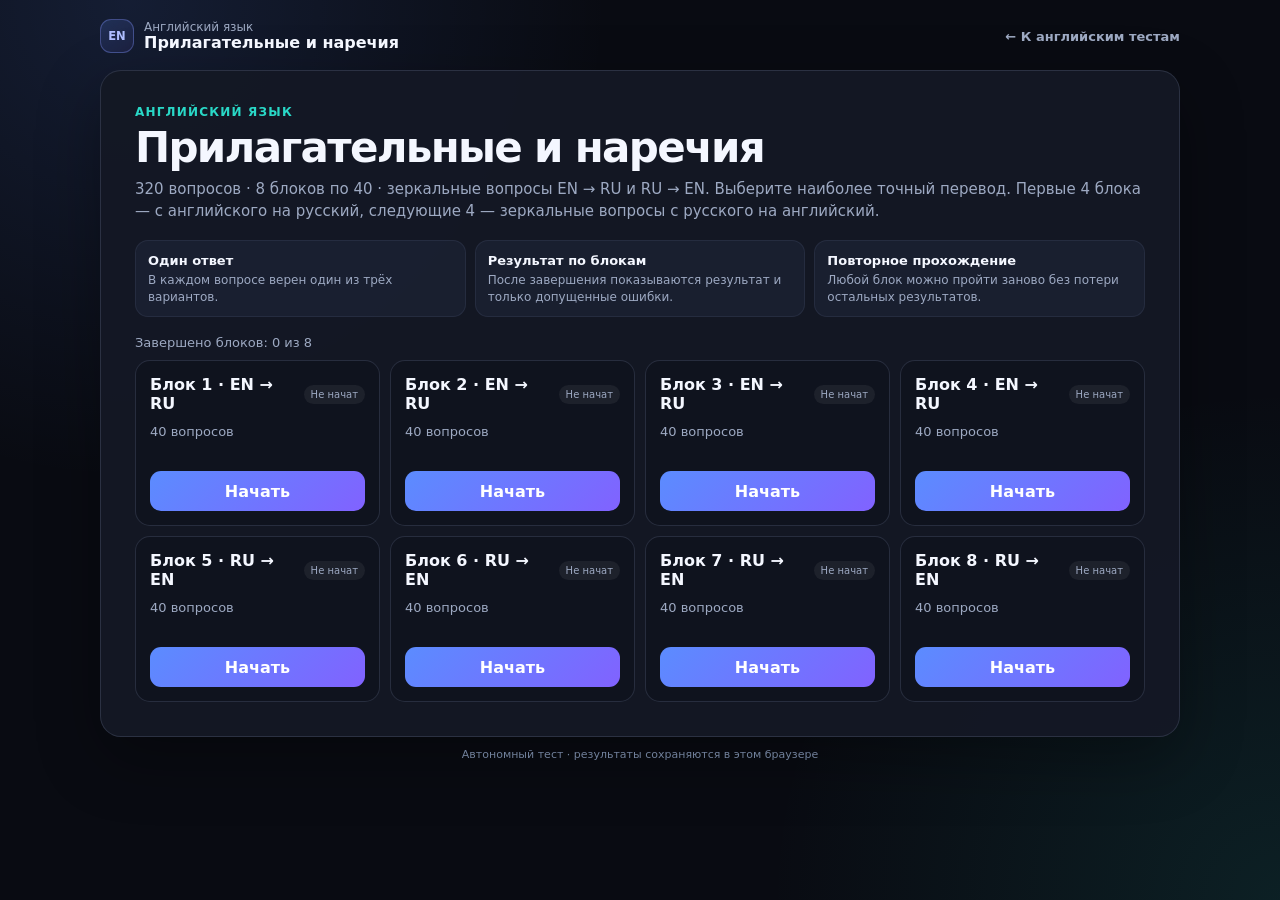
<file: tests/english/2/index.html>
<!doctype html>
<html lang="ru">
<head>
  <meta charset="utf-8">
  <meta name="viewport" content="width=device-width, initial-scale=1">
  <meta name="description" content="Тест по английскому языку: Прилагательные и наречия.">
  <meta name="theme-color" content="#090b12">
  <title>Прилагательные и наречия — тест по английскому языку</title>
  <style>
    :root {
      color-scheme: dark;
      --bg: #090b12;
      --surface: rgba(20, 24, 37, .96);
      --surface-soft: rgba(28, 34, 52, .78);
      --surface-hover: rgba(35, 43, 65, .9);
      --text: #f4f7ff;
      --muted: #9da9c2;
      --line: rgba(151, 168, 205, .18);
      --blue: #5b8cff;
      --violet: #8162ff;
      --cyan: #29d8c7;
      --cyan-soft: rgba(41, 216, 199, .12);
      --shadow: 0 22px 64px rgba(0, 0, 0, .32);
      font-family: Inter, ui-sans-serif, system-ui, -apple-system, BlinkMacSystemFont, "Segoe UI", sans-serif;
    }

    * { box-sizing: border-box; }
    html { min-width: 320px; }

    body {
      min-height: 100vh;
      margin: 0;
      overflow-x: hidden;
      color: var(--text);
      background:
        radial-gradient(circle at 10% 0%, rgba(91, 140, 255, .14), transparent 30rem),
        radial-gradient(circle at 100% 100%, rgba(41, 216, 199, .1), transparent 32rem),
        var(--bg);
    }

    button, input { font: inherit; }
    button { cursor: pointer; }
    a { color: inherit; }
    button:focus-visible, a:focus-visible, input:focus-visible, .option:focus-within {
      outline: 3px solid rgba(41, 216, 199, .55);
      outline-offset: 3px;
    }

    .shell { width: min(1080px, calc(100% - 28px)); margin: 0 auto; padding: 12px 0 20px; }
    .topbar { min-height: 48px; display: flex; align-items: center; justify-content: space-between; gap: 16px; margin-bottom: 10px; }
    .brand { display: flex; align-items: center; gap: 10px; min-width: 0; }
    .brand-mark {
      width: 34px; height: 34px; flex: 0 0 auto; display: grid; place-items: center;
      border: 1px solid rgba(133, 149, 255, .35); border-radius: 11px;
      background: linear-gradient(145deg, rgba(91, 140, 255, .18), rgba(129, 98, 255, .08));
      color: #aebdff; font-size: .72rem; font-weight: 800;
    }
    .brand-name { color: var(--muted); font-size: 12px; }
    .brand-title { overflow-wrap: anywhere; font-weight: 750; line-height: 1.15; }
    .back-link { display: inline-flex; align-items: center; gap: 7px; color: var(--muted); font-size: 13px; font-weight: 700; text-decoration: none; white-space: nowrap; }
    .back-link:hover { color: var(--text); }

    .panel { overflow: hidden; border: 1px solid var(--line); border-radius: 21px; background: var(--surface); box-shadow: var(--shadow); }
    .home { padding: clamp(20px, 3.3vw, 34px); }
    .eyebrow { color: var(--cyan); font-size: 12px; font-weight: 800; letter-spacing: .1em; text-transform: uppercase; }
    h1 { margin: 7px 0 8px; font-size: clamp(28px, 4vw, 42px); line-height: 1.04; letter-spacing: -.04em; }
    .lead { max-width: none; margin: 0; color: var(--muted); font-size: 15px; line-height: 1.48; }
    .rules { display: grid; grid-template-columns: repeat(3, 1fr); gap: 9px; margin: 18px 0; }
    .rule { padding: 11px 12px; border: 1px solid rgba(151, 168, 205, .1); border-radius: 13px; background: var(--surface-soft); color: var(--muted); font-size: 12px; line-height: 1.38; }
    .rule strong { display: block; margin-bottom: 2px; color: var(--text); font-size: 13px; }
    .summary { margin-bottom: 10px; color: var(--muted); font-size: 13px; }
    .block-grid { display: grid; grid-template-columns: repeat(auto-fit, minmax(205px, 1fr)); gap: 10px; }
    .block-card { border: 1px solid var(--line); border-radius: 15px; padding: 14px; background: rgba(14, 18, 29, .65); }
    .block-card.done { border-color: rgba(41, 216, 199, .34); background: rgba(25, 63, 63, .22); }
    .block-card.active { border-color: rgba(91, 140, 255, .5); }
    .block-top { display: flex; justify-content: space-between; align-items: center; gap: 8px; }
    .block-name { font-weight: 800; }
    .badge { padding: 4px 7px; border-radius: 999px; background: rgba(255, 255, 255, .06); color: var(--muted); font-size: 10px; white-space: nowrap; }
    .done .badge { background: var(--cyan-soft); color: #7ff1e6; }
    .active .badge { background: rgba(91, 140, 255, .14); color: #afc4ff; }
    .block-score { min-height: 38px; margin: 10px 0; color: var(--muted); font-size: 13px; line-height: 1.4; }
    .card-actions { display: flex; flex-wrap: wrap; gap: 7px; }

    .btn {
      min-height: 40px; border: 0; border-radius: 11px; padding: 9px 12px;
      background: linear-gradient(135deg, var(--blue), var(--violet)); color: white; font-weight: 750;
      transition: transform .15s ease, filter .15s ease, background .15s ease;
    }
    .btn:hover { filter: brightness(1.08); transform: translateY(-1px); }
    .btn.secondary { border: 1px solid var(--line); background: rgba(255, 255, 255, .035); color: var(--text); }
    .btn.secondary:hover { background: var(--surface-hover); }
    .btn:disabled { cursor: not-allowed; opacity: .42; transform: none; }
    .btn.full { width: 100%; }

    .overall { margin-top: 16px; border: 1px solid rgba(41, 216, 199, .3); border-radius: 15px; padding: 14px; background: var(--cyan-soft); color: #cbd8e9; font-size: 14px; line-height: 1.5; }
    .overall strong { color: #8cf4ea; }
    .overall .btn { margin-top: 10px; }

    .test-view { min-height: min(620px, calc(100svh - 92px)); display: flex; flex-direction: column; }
    .test-head { padding: 12px 18px 9px; border-bottom: 1px solid var(--line); background: rgba(12, 15, 25, .82); }
    .test-head-row { display: flex; justify-content: space-between; gap: 12px; align-items: center; }
    .test-meta { color: var(--muted); font-size: 12px; }
    .progress-track { height: 5px; overflow: hidden; margin-top: 8px; border-radius: 999px; background: rgba(255, 255, 255, .08); }
    .progress-fill { height: 100%; border-radius: inherit; background: linear-gradient(90deg, var(--blue), var(--cyan)); transition: width .2s ease; }
    .question-wrap { flex: 1; display: flex; flex-direction: column; padding: clamp(16px, 2.7vw, 26px); }
    .question-label { color: var(--muted); font-size: 12px; font-weight: 700; }
    .word { max-width: 100%; margin: 6px 0 3px; overflow-wrap: anywhere; font-size: clamp(32px, 5.2vw, 52px); letter-spacing: -.035em; line-height: 1.02; }
    .pos { color: var(--cyan); font-size: 12px; font-weight: 750; }
    .prompt { margin: 10px 0 8px; color: var(--muted); font-size: 13px; }
    .options { display: grid; gap: 8px; }
    .option {
      min-width: 0; min-height: 50px; display: flex; align-items: center; gap: 10px;
      border: 1px solid var(--line); border-radius: 13px; padding: 9px 12px;
      background: rgba(255, 255, 255, .025); transition: border-color .15s ease, background .15s ease, transform .15s ease;
    }
    .option:hover { border-color: rgba(41, 216, 199, .46); transform: translateY(-1px); }
    .option.selected { border-color: var(--cyan); background: var(--cyan-soft); }
    .option input { width: 18px; height: 18px; flex: 0 0 auto; accent-color: var(--cyan); }
    .letter { width: 22px; flex: 0 0 auto; color: var(--cyan); font-weight: 850; }
    .option-text { min-width: 0; overflow-wrap: anywhere; line-height: 1.35; }
    .nav { display: flex; align-items: center; justify-content: space-between; gap: 10px; margin-top: auto; padding-top: 14px; }

    .result { padding: clamp(22px, 4vw, 42px); text-align: center; }
    .result h2 { margin: 5px 0 2px; overflow-wrap: anywhere; font-size: clamp(27px, 4vw, 38px); }
    .subject { margin: 0; color: var(--muted); font-size: 13px; }
    .score { margin: 13px 0 3px; color: #8cf4ea; font-size: clamp(42px, 7vw, 66px); font-weight: 850; letter-spacing: -.05em; }
    .result-note { max-width: 640px; margin: 0 auto 16px; color: var(--muted); line-height: 1.45; }
    .table-scroll { width: 100%; overflow-x: auto; margin: 16px auto; border: 1px solid var(--line); border-radius: 13px; }
    .result-table { width: 100%; min-width: 520px; border-collapse: collapse; text-align: left; }
    .result-table th, .result-table td { padding: 9px 11px; border-bottom: 1px solid var(--line); white-space: nowrap; }
    .result-table tr:last-child td { border-bottom: 0; }
    .result-table th { color: var(--muted); font-size: 11px; text-transform: uppercase; letter-spacing: .04em; }
    .result-table td:nth-child(n+2), .result-table th:nth-child(n+2) { text-align: right; }
    .mistakes-review { margin: 18px 0 0; padding: 16px; border: 1px solid rgba(255, 183, 92, .28); border-radius: 14px; background: rgba(90, 54, 20, .18); text-align: left; }
    .mistakes-review h3 { margin: 0 0 10px; font-size: 17px; }
    .mistakes-review p { margin: 0; color: var(--muted); }
    .mistake-list { display: grid; gap: 8px; margin: 0; padding: 0; list-style: none; }
    .mistake-item { padding: 10px 11px; border: 1px solid var(--line); border-radius: 10px; background: rgba(10, 13, 22, .34); }
    .mistake-question { display: block; margin-bottom: 3px; font-weight: 760; overflow-wrap: anywhere; }
    .mistake-answer { color: var(--muted); overflow-wrap: anywhere; }
    .result-actions { display: flex; flex-wrap: wrap; justify-content: center; gap: 8px; margin-top: 16px; }
    .report-date { margin: 13px 0 0; color: var(--muted); font-size: 12px; }
    .footer { padding: 11px 0 0; color: #71809b; font-size: 11px; text-align: center; }

    @media (max-width: 700px) {
      .shell { width: min(100% - 16px, 1080px); padding-top: 6px; }
      .topbar { min-height: 46px; margin-bottom: 6px; }
      .brand-name { display: none; }
      .brand-title { max-width: 145px; font-size: 13px; }
      .back-link { font-size: 12px; }
      .panel { border-radius: 17px; }
      .home { padding: 18px 15px; }
      h1 { font-size: clamp(27px, 8.8vw, 34px); }
      .lead { font-size: 14px; }
      .rules { grid-template-columns: 1fr; gap: 7px; margin: 14px 0; }
      .rule { padding: 9px 10px; }
      .block-grid { grid-template-columns: 1fr; }
      .test-view { min-height: calc(100svh - 68px); }
      .test-head { padding: 9px 12px 8px; }
      .test-head .btn { min-height: 36px; padding: 7px 9px; font-size: 12px; }
      .question-wrap { padding: 14px 12px; }
      .word { font-size: clamp(30px, 10.2vw, 38px); }
      .option { min-height: 52px; padding: 9px 10px; }
      .nav { padding-top: 11px; }
      .result { padding: 20px 13px; }
      .score { font-size: clamp(40px, 14vw, 56px); }
      .table-scroll { margin: 14px auto; }
    }

    @media (min-width: 701px) and (max-height: 768px) {
      .shell { padding-top: 6px; }
      .topbar { min-height: 44px; margin-bottom: 6px; }
      .test-view { min-height: calc(100vh - 74px); }
      .question-wrap { padding: 14px 22px; }
      .word { font-size: 42px; }
      .option { min-height: 46px; padding: 8px 12px; }
      .nav { padding-top: 9px; }
    }

    @media print {
      :root { color-scheme: light; --text: #152033; --muted: #596477; --line: #d9dee8; --cyan: #176b67; --cyan-soft: #e7f4f2; }
      body { min-height: auto; background: white; color: var(--text); }
      .shell { width: 100%; padding: 0; }
      .topbar, .result-actions, .mistakes-review, .footer { display: none !important; }
      .panel { overflow: visible; border: 0; border-radius: 0; background: white; box-shadow: none; }
      .result { padding: 10mm 8mm; }
      .score { color: #176b67; }
      .table-scroll { overflow: visible; border-color: var(--line); }
      .result-table { min-width: 0; }
      .result-table, .overall { break-inside: avoid; }
      .overall { background: #eef8f6; color: #354052; }
      .overall strong { color: #0f514e; }
    }

    @media (prefers-reduced-motion: reduce) {
      *, *::before, *::after { transition-duration: .01ms !important; }
    }
  </style>
</head>
<body>
  <noscript><div class="shell"><div class="panel home">Для работы теста необходимо включить JavaScript в браузере.</div></div></noscript>
  <main class="shell" id="app" aria-live="polite"></main>
  <script>
    'use strict';
    const TEST_DATA = {"meta":{"version":"1.0-stage2","created":"2026-10-14","answerFormat":"one_of_three","counts":{"verbs":120,"nouns":320,"modifiers":160,"total":600},"generation":{"distractors":"Translations of other words with the same part of speech; semantic conflicts and Russian token overlaps excluded.","questionOrder":"Deterministic mixed order, not alphabetical.","correctPositions":"Balanced across A/B/C within each subtest."},"category":"modifiers"},"questions":[{"id":"modifier-031","sourceId":31,"word":"very","pos":"adverb","subtest":1,"orderInSubtest":1,"options":["слишком, также","почти","очень, весьма"],"correctIndex":2,"correctAnswer":"очень, весьма"},{"id":"modifier-012","sourceId":12,"word":"high","pos":"adjective","subtest":1,"orderInSubtest":2,"options":["возможный","высокий","низкий"],"correctIndex":1,"correctAnswer":"высокий"},{"id":"modifier-001","sourceId":1,"word":"good","pos":"adjective","subtest":1,"orderInSubtest":3,"options":["плохой, дурной","хороший, добротный","большой, крупный"],"correctIndex":1,"correctAnswer":"хороший, добротный"},{"id":"modifier-017","sourceId":17,"word":"same","pos":"adjective","subtest":1,"orderInSubtest":4,"options":["тот же самый, одинаковый","реальный, настоящий","великий, отличный, огромный"],"correctIndex":0,"correctAnswer":"тот же самый, одинаковый"},{"id":"modifier-032","sourceId":32,"word":"really","pos":"adverb","subtest":1,"orderInSubtest":5,"options":["только, лишь","действительно, на самом деле","почти"],"correctIndex":1,"correctAnswer":"действительно, на самом деле"},{"id":"modifier-021","sourceId":21,"word":"late","pos":"adjective","subtest":1,"orderInSubtest":6,"options":["молодой, юный","великий, отличный, огромный","поздний, опоздавший"],"correctIndex":2,"correctAnswer":"поздний, опоздавший"},{"id":"modifier-026","sourceId":26,"word":"false","pos":"adjective","subtest":1,"orderInSubtest":7,"options":["старый, давний","хороший, добротный","ложный, неверный"],"correctIndex":2,"correctAnswer":"ложный, неверный"},{"id":"modifier-016","sourceId":16,"word":"different","pos":"adjective","subtest":1,"orderInSubtest":8,"options":["другой, различный","возможный","хороший, добротный"],"correctIndex":0,"correctAnswer":"другой, различный"},{"id":"modifier-027","sourceId":27,"word":"clear","pos":"adjective","subtest":1,"orderInSubtest":9,"options":["простой","маленький, незначительный","ясный, понятный, прозрачный"],"correctIndex":2,"correctAnswer":"ясный, понятный, прозрачный"},{"id":"modifier-038","sourceId":38,"word":"still","pos":"adverb","subtest":1,"orderInSubtest":10,"options":["всё ещё, по-прежнему","слишком, также","действительно, на самом деле"],"correctIndex":0,"correctAnswer":"всё ещё, по-прежнему"},{"id":"modifier-024","sourceId":24,"word":"real","pos":"adjective","subtest":1,"orderInSubtest":11,"options":["новый","реальный, настоящий","маленький, небольшой"],"correctIndex":1,"correctAnswer":"реальный, настоящий"},{"id":"modifier-033","sourceId":33,"word":"quite","pos":"adverb","subtest":1,"orderInSubtest":12,"options":["достаточно","слишком, также","довольно, вполне"],"correctIndex":2,"correctAnswer":"довольно, вполне"},{"id":"modifier-036","sourceId":36,"word":"almost","pos":"adverb","subtest":1,"orderInSubtest":13,"options":["действительно, на самом деле","почти","уже"],"correctIndex":1,"correctAnswer":"почти"},{"id":"modifier-040","sourceId":40,"word":"only","pos":"adverb","subtest":1,"orderInSubtest":14,"options":["всё ещё, по-прежнему","только, лишь","довольно, вполне"],"correctIndex":1,"correctAnswer":"только, лишь"},{"id":"modifier-005","sourceId":5,"word":"great","pos":"adjective","subtest":1,"orderInSubtest":15,"options":["новый","великий, отличный, огромный","низкий"],"correctIndex":1,"correctAnswer":"великий, отличный, огромный"},{"id":"modifier-019","sourceId":19,"word":"wrong","pos":"adjective","subtest":1,"orderInSubtest":16,"options":["неправильный, ошибочный","большой, крупный","истинный, верный"],"correctIndex":0,"correctAnswer":"неправильный, ошибочный"},{"id":"modifier-039","sourceId":39,"word":"just","pos":"adverb","subtest":1,"orderInSubtest":17,"options":["только что, просто, как раз","всё ещё, по-прежнему","очень, весьма"],"correctIndex":0,"correctAnswer":"только что, просто, как раз"},{"id":"modifier-034","sourceId":34,"word":"too","pos":"adverb","subtest":1,"orderInSubtest":18,"options":["всё ещё, по-прежнему","только, лишь","слишком, также"],"correctIndex":2,"correctAnswer":"слишком, также"},{"id":"modifier-028","sourceId":28,"word":"simple","pos":"adjective","subtest":1,"orderInSubtest":19,"options":["простой","поздний, опоздавший","истинный, верный"],"correctIndex":0,"correctAnswer":"простой"},{"id":"modifier-037","sourceId":37,"word":"already","pos":"adverb","subtest":1,"orderInSubtest":20,"options":["уже","довольно, вполне","очень, весьма"],"correctIndex":0,"correctAnswer":"уже"},{"id":"modifier-009","sourceId":9,"word":"little","pos":"adjective","subtest":1,"orderInSubtest":21,"options":["маленький, незначительный","важный, значительный","старый, давний"],"correctIndex":0,"correctAnswer":"маленький, незначительный"},{"id":"modifier-029","sourceId":29,"word":"easy","pos":"adjective","subtest":1,"orderInSubtest":22,"options":["маленький, небольшой","длинный, долгий","лёгкий, нетрудный"],"correctIndex":2,"correctAnswer":"лёгкий, нетрудный"},{"id":"modifier-022","sourceId":22,"word":"possible","pos":"adjective","subtest":1,"orderInSubtest":23,"options":["маленький, незначительный","великий, отличный, огромный","возможный"],"correctIndex":2,"correctAnswer":"возможный"},{"id":"modifier-011","sourceId":11,"word":"short","pos":"adjective","subtest":1,"orderInSubtest":24,"options":["плохой, дурной","короткий, краткий","длинный, долгий"],"correctIndex":1,"correctAnswer":"короткий, краткий"},{"id":"modifier-002","sourceId":2,"word":"bad","pos":"adjective","subtest":1,"orderInSubtest":25,"options":["плохой, дурной","маленький, незначительный","невозможный"],"correctIndex":0,"correctAnswer":"плохой, дурной"},{"id":"modifier-020","sourceId":20,"word":"early","pos":"adjective","subtest":1,"orderInSubtest":26,"options":["истинный, верный","поздний, опоздавший","ранний"],"correctIndex":2,"correctAnswer":"ранний"},{"id":"modifier-014","sourceId":14,"word":"young","pos":"adjective","subtest":1,"orderInSubtest":27,"options":["простой","старый, давний","молодой, юный"],"correctIndex":2,"correctAnswer":"молодой, юный"},{"id":"modifier-010","sourceId":10,"word":"long","pos":"adjective","subtest":1,"orderInSubtest":28,"options":["длинный, долгий","невозможный","маленький, небольшой"],"correctIndex":0,"correctAnswer":"длинный, долгий"},{"id":"modifier-007","sourceId":7,"word":"small","pos":"adjective","subtest":1,"orderInSubtest":29,"options":["новый","маленький, небольшой","ложный, неверный"],"correctIndex":1,"correctAnswer":"маленький, небольшой"},{"id":"modifier-004","sourceId":4,"word":"old","pos":"adjective","subtest":1,"orderInSubtest":30,"options":["новый","ранний","старый, давний"],"correctIndex":2,"correctAnswer":"старый, давний"},{"id":"modifier-030","sourceId":30,"word":"difficult","pos":"adjective","subtest":1,"orderInSubtest":31,"options":["новый","трудный, сложный","хороший, добротный"],"correctIndex":1,"correctAnswer":"трудный, сложный"},{"id":"modifier-023","sourceId":23,"word":"impossible","pos":"adjective","subtest":1,"orderInSubtest":32,"options":["лёгкий, нетрудный","невозможный","правильный, правый"],"correctIndex":1,"correctAnswer":"невозможный"},{"id":"modifier-018","sourceId":18,"word":"right","pos":"adjective","subtest":1,"orderInSubtest":33,"options":["возможный","хороший, добротный","правильный, правый"],"correctIndex":2,"correctAnswer":"правильный, правый"},{"id":"modifier-003","sourceId":3,"word":"new","pos":"adjective","subtest":1,"orderInSubtest":34,"options":["новый","правильный, правый","ложный, неверный"],"correctIndex":0,"correctAnswer":"новый"},{"id":"modifier-025","sourceId":25,"word":"true","pos":"adjective","subtest":1,"orderInSubtest":35,"options":["истинный, верный","большой, крупный, обширный","новый"],"correctIndex":0,"correctAnswer":"истинный, верный"},{"id":"modifier-035","sourceId":35,"word":"enough","pos":"adverb","subtest":1,"orderInSubtest":36,"options":["уже","достаточно","слишком, также"],"correctIndex":1,"correctAnswer":"достаточно"},{"id":"modifier-015","sourceId":15,"word":"important","pos":"adjective","subtest":1,"orderInSubtest":37,"options":["важный, значительный","неправильный, ошибочный","ранний"],"correctIndex":0,"correctAnswer":"важный, значительный"},{"id":"modifier-008","sourceId":8,"word":"large","pos":"adjective","subtest":1,"orderInSubtest":38,"options":["ранний","большой, крупный, обширный","длинный, долгий"],"correctIndex":1,"correctAnswer":"большой, крупный, обширный"},{"id":"modifier-013","sourceId":13,"word":"low","pos":"adjective","subtest":1,"orderInSubtest":39,"options":["низкий","правильный, правый","ранний"],"correctIndex":0,"correctAnswer":"низкий"},{"id":"modifier-006","sourceId":6,"word":"big","pos":"adjective","subtest":1,"orderInSubtest":40,"options":["ясный, понятный, прозрачный","лёгкий, нетрудный","большой, крупный"],"correctIndex":2,"correctAnswer":"большой, крупный"},{"id":"modifier-070","sourceId":70,"word":"kind","pos":"adjective","subtest":2,"orderInSubtest":1,"options":["пустой","добрый, заботливый","трудный, тяжёлый, твёрдый"],"correctIndex":1,"correctAnswer":"добрый, заботливый"},{"id":"modifier-062","sourceId":62,"word":"afraid","pos":"adjective","subtest":2,"orderInSubtest":2,"options":["испуганный, боящийся","тихий, спокойный","открытый"],"correctIndex":0,"correctAnswer":"испуганный, боящийся"},{"id":"modifier-068","sourceId":68,"word":"ugly","pos":"adjective","subtest":2,"orderInSubtest":3,"options":["уродливый, некрасивый","трудный, тяжёлый, твёрдый","полезный, готовый помочь"],"correctIndex":0,"correctAnswer":"уродливый, некрасивый"},{"id":"modifier-052","sourceId":52,"word":"useful","pos":"adjective","subtest":2,"orderInSubtest":4,"options":["полезный","безопасный, надёжный","необходимый"],"correctIndex":0,"correctAnswer":"полезный"},{"id":"modifier-066","sourceId":66,"word":"loud","pos":"adjective","subtest":2,"orderInSubtest":5,"options":["необходимый","громкий","грустный, печальный"],"correctIndex":1,"correctAnswer":"громкий"},{"id":"modifier-044","sourceId":44,"word":"free","pos":"adjective","subtest":2,"orderInSubtest":6,"options":["свободный, бесплатный","испуганный, боящийся","трудный, тяжёлый, твёрдый"],"correctIndex":0,"correctAnswer":"свободный, бесплатный"},{"id":"modifier-064","sourceId":64,"word":"busy","pos":"adjective","subtest":2,"orderInSubtest":7,"options":["закрытый","занятый","безопасный, надёжный"],"correctIndex":1,"correctAnswer":"занятый"},{"id":"modifier-048","sourceId":48,"word":"closed","pos":"adjective","subtest":2,"orderInSubtest":8,"options":["полезный","занятый","закрытый"],"correctIndex":2,"correctAnswer":"закрытый"},{"id":"modifier-050","sourceId":50,"word":"available","pos":"adjective","subtest":2,"orderInSubtest":9,"options":["доступный, имеющийся, свободный","уродливый, некрасивый","закрытый"],"correctIndex":0,"correctAnswer":"доступный, имеющийся, свободный"},{"id":"modifier-065","sourceId":65,"word":"quiet","pos":"adjective","subtest":2,"orderInSubtest":10,"options":["тихий, спокойный","испуганный, боящийся","добрый, заботливый"],"correctIndex":0,"correctAnswer":"тихий, спокойный"},{"id":"modifier-046","sourceId":46,"word":"empty","pos":"adjective","subtest":2,"orderInSubtest":11,"options":["красивый, прекрасный","пустой","закрытый"],"correctIndex":1,"correctAnswer":"пустой"},{"id":"modifier-051","sourceId":51,"word":"necessary","pos":"adjective","subtest":2,"orderInSubtest":12,"options":["уродливый, некрасивый","необходимый","полезный"],"correctIndex":1,"correctAnswer":"необходимый"},{"id":"modifier-073","sourceId":73,"word":"again","pos":"adverb","subtest":2,"orderInSubtest":13,"options":["снова, опять","всегда","также, тоже"],"correctIndex":0,"correctAnswer":"снова, опять"},{"id":"modifier-080","sourceId":80,"word":"soon","pos":"adverb","subtest":2,"orderInSubtest":14,"options":["иногда","редко","скоро"],"correctIndex":2,"correctAnswer":"скоро"},{"id":"modifier-075","sourceId":75,"word":"usually","pos":"adverb","subtest":2,"orderInSubtest":15,"options":["снова, опять","обычно","скоро"],"correctIndex":1,"correctAnswer":"обычно"},{"id":"modifier-041","sourceId":41,"word":"hard","pos":"adjective","subtest":2,"orderInSubtest":16,"options":["полный, наполненный","серьёзный","трудный, тяжёлый, твёрдый"],"correctIndex":2,"correctAnswer":"трудный, тяжёлый, твёрдый"},{"id":"modifier-061","sourceId":61,"word":"angry","pos":"adjective","subtest":2,"orderInSubtest":17,"options":["сердитый, злой","громкий","слабый"],"correctIndex":0,"correctAnswer":"сердитый, злой"},{"id":"modifier-071","sourceId":71,"word":"even","pos":"adverb","subtest":2,"orderInSubtest":18,"options":["всегда","даже","также, тоже"],"correctIndex":1,"correctAnswer":"даже"},{"id":"modifier-072","sourceId":72,"word":"also","pos":"adverb","subtest":2,"orderInSubtest":19,"options":["скоро","также, тоже","снова, опять"],"correctIndex":1,"correctAnswer":"также, тоже"},{"id":"modifier-049","sourceId":49,"word":"ready","pos":"adjective","subtest":2,"orderInSubtest":20,"options":["пустой","испуганный, боящийся","готовый"],"correctIndex":2,"correctAnswer":"готовый"},{"id":"modifier-057","sourceId":57,"word":"healthy","pos":"adjective","subtest":2,"orderInSubtest":21,"options":["здоровый, полезный для здоровья","полный, наполненный","сильный, крепкий"],"correctIndex":0,"correctAnswer":"здоровый, полезный для здоровья"},{"id":"modifier-042","sourceId":42,"word":"strong","pos":"adjective","subtest":2,"orderInSubtest":22,"options":["добрый, заботливый","доступный, имеющийся, свободный","сильный, крепкий"],"correctIndex":2,"correctAnswer":"сильный, крепкий"},{"id":"modifier-076","sourceId":76,"word":"often","pos":"adverb","subtest":2,"orderInSubtest":23,"options":["снова, опять","часто","также, тоже"],"correctIndex":1,"correctAnswer":"часто"},{"id":"modifier-053","sourceId":53,"word":"helpful","pos":"adjective","subtest":2,"orderInSubtest":24,"options":["уродливый, некрасивый","открытый","полезный, готовый помочь"],"correctIndex":2,"correctAnswer":"полезный, готовый помочь"},{"id":"modifier-054","sourceId":54,"word":"serious","pos":"adjective","subtest":2,"orderInSubtest":25,"options":["трудный, тяжёлый, твёрдый","серьёзный","открытый"],"correctIndex":1,"correctAnswer":"серьёзный"},{"id":"modifier-055","sourceId":55,"word":"safe","pos":"adjective","subtest":2,"orderInSubtest":26,"options":["безопасный, надёжный","уродливый, некрасивый","испуганный, боящийся"],"correctIndex":0,"correctAnswer":"безопасный, надёжный"},{"id":"modifier-043","sourceId":43,"word":"weak","pos":"adjective","subtest":2,"orderInSubtest":27,"options":["занятый","уставший","слабый"],"correctIndex":2,"correctAnswer":"слабый"},{"id":"modifier-063","sourceId":63,"word":"tired","pos":"adjective","subtest":2,"orderInSubtest":28,"options":["занятый","трудный, тяжёлый, твёрдый","уставший"],"correctIndex":2,"correctAnswer":"уставший"},{"id":"modifier-077","sourceId":77,"word":"sometimes","pos":"adverb","subtest":2,"orderInSubtest":29,"options":["иногда","скоро","также, тоже"],"correctIndex":0,"correctAnswer":"иногда"},{"id":"modifier-079","sourceId":79,"word":"never","pos":"adverb","subtest":2,"orderInSubtest":30,"options":["также, тоже","даже","никогда"],"correctIndex":2,"correctAnswer":"никогда"},{"id":"modifier-074","sourceId":74,"word":"always","pos":"adverb","subtest":2,"orderInSubtest":31,"options":["всегда","также, тоже","снова, опять"],"correctIndex":0,"correctAnswer":"всегда"},{"id":"modifier-056","sourceId":56,"word":"dangerous","pos":"adjective","subtest":2,"orderInSubtest":32,"options":["здоровый, полезный для здоровья","опасный","серьёзный"],"correctIndex":1,"correctAnswer":"опасный"},{"id":"modifier-067","sourceId":67,"word":"beautiful","pos":"adjective","subtest":2,"orderInSubtest":33,"options":["испуганный, боящийся","серьёзный","красивый, прекрасный"],"correctIndex":2,"correctAnswer":"красивый, прекрасный"},{"id":"modifier-045","sourceId":45,"word":"full","pos":"adjective","subtest":2,"orderInSubtest":34,"options":["полный, наполненный","готовый","сильный, крепкий"],"correctIndex":0,"correctAnswer":"полный, наполненный"},{"id":"modifier-059","sourceId":59,"word":"happy","pos":"adjective","subtest":2,"orderInSubtest":35,"options":["безопасный, надёжный","счастливый, довольный","закрытый"],"correctIndex":1,"correctAnswer":"счастливый, довольный"},{"id":"modifier-058","sourceId":58,"word":"sick","pos":"adjective","subtest":2,"orderInSubtest":36,"options":["испуганный, боящийся","добрый, заботливый","больной, испытывающий тошноту"],"correctIndex":2,"correctAnswer":"больной, испытывающий тошноту"},{"id":"modifier-060","sourceId":60,"word":"sad","pos":"adjective","subtest":2,"orderInSubtest":37,"options":["необходимый","слабый","грустный, печальный"],"correctIndex":2,"correctAnswer":"грустный, печальный"},{"id":"modifier-047","sourceId":47,"word":"open","pos":"adjective","subtest":2,"orderInSubtest":38,"options":["громкий","открытый","серьёзный"],"correctIndex":1,"correctAnswer":"открытый"},{"id":"modifier-069","sourceId":69,"word":"nice","pos":"adjective","subtest":2,"orderInSubtest":39,"options":["сильный, крепкий","приятный, хороший","открытый"],"correctIndex":1,"correctAnswer":"приятный, хороший"},{"id":"modifier-078","sourceId":78,"word":"rarely","pos":"adverb","subtest":2,"orderInSubtest":40,"options":["снова, опять","также, тоже","редко"],"correctIndex":2,"correctAnswer":"редко"},{"id":"modifier-108","sourceId":108,"word":"international","pos":"adjective","subtest":3,"orderInSubtest":1,"options":["международный","физический, телесный","богатый, насыщенный"],"correctIndex":0,"correctAnswer":"международный"},{"id":"modifier-105","sourceId":105,"word":"private","pos":"adjective","subtest":3,"orderInSubtest":2,"options":["тёплый","современный","частный, личный"],"correctIndex":2,"correctAnswer":"частный, личный"},{"id":"modifier-103","sourceId":103,"word":"mental","pos":"adjective","subtest":3,"orderInSubtest":3,"options":["умственный, психический","быстрый, оперативный","успешный"],"correctIndex":0,"correctAnswer":"умственный, психический"},{"id":"modifier-106","sourceId":106,"word":"local","pos":"adjective","subtest":3,"orderInSubtest":4,"options":["холодный","местный","бедный, низкого качества"],"correctIndex":1,"correctAnswer":"местный"},{"id":"modifier-085","sourceId":85,"word":"expensive","pos":"adjective","subtest":3,"orderInSubtest":5,"options":["дорогой, дорогостоящий","быстрый, оперативный","дружелюбный, приветливый"],"correctIndex":0,"correctAnswer":"дорогой, дорогостоящий"},{"id":"modifier-120","sourceId":120,"word":"back","pos":"adverb","subtest":3,"orderInSubtest":6,"options":["назад, обратно","сегодня","тогда, затем"],"correctIndex":0,"correctAnswer":"назад, обратно"},{"id":"modifier-097","sourceId":97,"word":"popular","pos":"adjective","subtest":3,"orderInSubtest":7,"options":["популярный","медленный","горячий, жаркий"],"correctIndex":0,"correctAnswer":"популярный"},{"id":"modifier-114","sourceId":114,"word":"yesterday","pos":"adverb","subtest":3,"orderInSubtest":8,"options":["назад, обратно","прочь, вдали","вчера"],"correctIndex":2,"correctAnswer":"вчера"},{"id":"modifier-109","sourceId":109,"word":"social","pos":"adjective","subtest":3,"orderInSubtest":9,"options":["традиционный","горячий, жаркий","социальный, общественный"],"correctIndex":2,"correctAnswer":"социальный, общественный"},{"id":"modifier-119","sourceId":119,"word":"away","pos":"adverb","subtest":3,"orderInSubtest":10,"options":["прочь, вдали","сегодня","вместе"],"correctIndex":0,"correctAnswer":"прочь, вдали"},{"id":"modifier-117","sourceId":117,"word":"there","pos":"adverb","subtest":3,"orderInSubtest":11,"options":["вчера","сейчас, теперь","там, туда"],"correctIndex":2,"correctAnswer":"там, туда"},{"id":"modifier-101","sourceId":101,"word":"human","pos":"adjective","subtest":3,"orderInSubtest":12,"options":["дешёвый","быстрый, оперативный","человеческий"],"correctIndex":2,"correctAnswer":"человеческий"},{"id":"modifier-090","sourceId":90,"word":"warm","pos":"adjective","subtest":3,"orderInSubtest":13,"options":["национальный, государственный","человеческий","тёплый"],"correctIndex":2,"correctAnswer":"тёплый"},{"id":"modifier-094","sourceId":94,"word":"quick","pos":"adjective","subtest":3,"orderInSubtest":14,"options":["международный","быстрый, оперативный","популярный"],"correctIndex":1,"correctAnswer":"быстрый, оперативный"},{"id":"modifier-107","sourceId":107,"word":"national","pos":"adjective","subtest":3,"orderInSubtest":15,"options":["быстрый, скорый","грязный","национальный, государственный"],"correctIndex":2,"correctAnswer":"национальный, государственный"},{"id":"modifier-089","sourceId":89,"word":"cold","pos":"adjective","subtest":3,"orderInSubtest":16,"options":["холодный","дружелюбный, приветливый","традиционный"],"correctIndex":0,"correctAnswer":"холодный"},{"id":"modifier-113","sourceId":113,"word":"today","pos":"adverb","subtest":3,"orderInSubtest":17,"options":["сегодня","назад, обратно","вместе"],"correctIndex":0,"correctAnswer":"сегодня"},{"id":"modifier-115","sourceId":115,"word":"tomorrow","pos":"adverb","subtest":3,"orderInSubtest":18,"options":["вместе","там, туда","завтра"],"correctIndex":2,"correctAnswer":"завтра"},{"id":"modifier-100","sourceId":100,"word":"natural","pos":"adjective","subtest":3,"orderInSubtest":19,"options":["естественный, природный","грязный","популярный"],"correctIndex":0,"correctAnswer":"естественный, природный"},{"id":"modifier-110","sourceId":110,"word":"political","pos":"adjective","subtest":3,"orderInSubtest":20,"options":["грязный","чистый","политический"],"correctIndex":2,"correctAnswer":"политический"},{"id":"modifier-095","sourceId":95,"word":"successful","pos":"adjective","subtest":3,"orderInSubtest":21,"options":["дружелюбный, приветливый","популярный","успешный"],"correctIndex":2,"correctAnswer":"успешный"},{"id":"modifier-102","sourceId":102,"word":"physical","pos":"adjective","subtest":3,"orderInSubtest":22,"options":["холодный","физический, телесный","традиционный"],"correctIndex":1,"correctAnswer":"физический, телесный"},{"id":"modifier-104","sourceId":104,"word":"public","pos":"adjective","subtest":3,"orderInSubtest":23,"options":["дорогой, дорогостоящий","медленный","общественный, публичный"],"correctIndex":2,"correctAnswer":"общественный, публичный"},{"id":"modifier-088","sourceId":88,"word":"hot","pos":"adjective","subtest":3,"orderInSubtest":24,"options":["успешный","горячий, жаркий","чистый"],"correctIndex":1,"correctAnswer":"горячий, жаркий"},{"id":"modifier-092","sourceId":92,"word":"fast","pos":"adjective","subtest":3,"orderInSubtest":25,"options":["дружелюбный, приветливый","быстрый, скорый","успешный"],"correctIndex":1,"correctAnswer":"быстрый, скорый"},{"id":"modifier-086","sourceId":86,"word":"clean","pos":"adjective","subtest":3,"orderInSubtest":26,"options":["прохладный, классный","чистый","популярный"],"correctIndex":1,"correctAnswer":"чистый"},{"id":"modifier-084","sourceId":84,"word":"cheap","pos":"adjective","subtest":3,"orderInSubtest":27,"options":["дешёвый","современный","политический"],"correctIndex":0,"correctAnswer":"дешёвый"},{"id":"modifier-087","sourceId":87,"word":"dirty","pos":"adjective","subtest":3,"orderInSubtest":28,"options":["дорогой, дорогостоящий","грязный","международный"],"correctIndex":1,"correctAnswer":"грязный"},{"id":"modifier-099","sourceId":99,"word":"traditional","pos":"adjective","subtest":3,"orderInSubtest":29,"options":["традиционный","чистый","грязный"],"correctIndex":0,"correctAnswer":"традиционный"},{"id":"modifier-093","sourceId":93,"word":"slow","pos":"adjective","subtest":3,"orderInSubtest":30,"options":["бедный, низкого качества","национальный, государственный","медленный"],"correctIndex":2,"correctAnswer":"медленный"},{"id":"modifier-118","sourceId":118,"word":"together","pos":"adverb","subtest":3,"orderInSubtest":31,"options":["там, туда","вместе","завтра"],"correctIndex":1,"correctAnswer":"вместе"},{"id":"modifier-096","sourceId":96,"word":"careful","pos":"adjective","subtest":3,"orderInSubtest":32,"options":["осторожный, внимательный","общественный, публичный","дешёвый"],"correctIndex":0,"correctAnswer":"осторожный, внимательный"},{"id":"modifier-116","sourceId":116,"word":"here","pos":"adverb","subtest":3,"orderInSubtest":33,"options":["сегодня","здесь, сюда","завтра"],"correctIndex":1,"correctAnswer":"здесь, сюда"},{"id":"modifier-082","sourceId":82,"word":"rich","pos":"adjective","subtest":3,"orderInSubtest":34,"options":["быстрый, скорый","богатый, насыщенный","холодный"],"correctIndex":1,"correctAnswer":"богатый, насыщенный"},{"id":"modifier-112","sourceId":112,"word":"then","pos":"adverb","subtest":3,"orderInSubtest":35,"options":["там, туда","тогда, затем","здесь, сюда"],"correctIndex":1,"correctAnswer":"тогда, затем"},{"id":"modifier-091","sourceId":91,"word":"cool","pos":"adjective","subtest":3,"orderInSubtest":36,"options":["прохладный, классный","естественный, природный","быстрый, оперативный"],"correctIndex":0,"correctAnswer":"прохладный, классный"},{"id":"modifier-081","sourceId":81,"word":"friendly","pos":"adjective","subtest":3,"orderInSubtest":37,"options":["естественный, природный","дорогой, дорогостоящий","дружелюбный, приветливый"],"correctIndex":2,"correctAnswer":"дружелюбный, приветливый"},{"id":"modifier-111","sourceId":111,"word":"now","pos":"adverb","subtest":3,"orderInSubtest":38,"options":["вместе","сейчас, теперь","прочь, вдали"],"correctIndex":1,"correctAnswer":"сейчас, теперь"},{"id":"modifier-098","sourceId":98,"word":"modern","pos":"adjective","subtest":3,"orderInSubtest":39,"options":["бедный, низкого качества","естественный, природный","современный"],"correctIndex":2,"correctAnswer":"современный"},{"id":"modifier-083","sourceId":83,"word":"poor","pos":"adjective","subtest":3,"orderInSubtest":40,"options":["прохладный, классный","бедный, низкого качества","современный"],"correctIndex":1,"correctAnswer":"бедный, низкого качества"},{"id":"modifier-140","sourceId":140,"word":"central","pos":"adjective","subtest":4,"orderInSubtest":1,"options":["единственный, одиночный","иностранный, зарубежный","центральный, главный"],"correctIndex":2,"correctAnswer":"центральный, главный"},{"id":"modifier-130","sourceId":130,"word":"recent","pos":"adjective","subtest":4,"orderInSubtest":2,"options":["главный, основной","положительный, позитивный","недавний, последний"],"correctIndex":2,"correctAnswer":"недавний, последний"},{"id":"modifier-147","sourceId":147,"word":"formal","pos":"adjective","subtest":4,"orderInSubtest":3,"options":["отрицательный, негативный","официальный, формальный","личный, персональный"],"correctIndex":1,"correctAnswer":"официальный, формальный"},{"id":"modifier-152","sourceId":152,"word":"badly","pos":"adverb","subtest":4,"orderInSubtest":4,"options":["плохо, сильно","наконец, в конечном итоге","легко, без труда"],"correctIndex":0,"correctAnswer":"плохо, сильно"},{"id":"modifier-144","sourceId":144,"word":"positive","pos":"adjective","subtest":4,"orderInSubtest":5,"options":["положительный, позитивный","экономический","недавний, последний"],"correctIndex":0,"correctAnswer":"положительный, позитивный"},{"id":"modifier-129","sourceId":129,"word":"current","pos":"adjective","subtest":4,"orderInSubtest":6,"options":["способный, умеющий","текущий, нынешний","общий, распространённый, обычный"],"correctIndex":1,"correctAnswer":"текущий, нынешний"},{"id":"modifier-151","sourceId":151,"word":"well","pos":"adverb","subtest":4,"orderInSubtest":7,"options":["хорошо, успешно","наконец, в конечном итоге","особенно"],"correctIndex":0,"correctAnswer":"хорошо, успешно"},{"id":"modifier-157","sourceId":157,"word":"probably","pos":"adverb","subtest":4,"orderInSubtest":8,"options":["легко, без труда","вероятно, скорее всего","хорошо, успешно"],"correctIndex":1,"correctAnswer":"вероятно, скорее всего"},{"id":"modifier-160","sourceId":160,"word":"finally","pos":"adverb","subtest":4,"orderInSubtest":9,"options":["наконец, в конечном итоге","плохо, сильно","быстро"],"correctIndex":0,"correctAnswer":"наконец, в конечном итоге"},{"id":"modifier-148","sourceId":148,"word":"foreign","pos":"adjective","subtest":4,"orderInSubtest":10,"options":["экономический","иностранный, зарубежный","положительный, позитивный"],"correctIndex":1,"correctAnswer":"иностранный, зарубежный"},{"id":"modifier-127","sourceId":127,"word":"main","pos":"adjective","subtest":4,"orderInSubtest":11,"options":["определённый, уверенный","главный, основной","правильный, верный"],"correctIndex":1,"correctAnswer":"главный, основной"},{"id":"modifier-128","sourceId":128,"word":"basic","pos":"adjective","subtest":4,"orderInSubtest":12,"options":["целый, весь","окончательный, последний","основной, базовый"],"correctIndex":2,"correctAnswer":"основной, базовый"},{"id":"modifier-133","sourceId":133,"word":"certain","pos":"adjective","subtest":4,"orderInSubtest":13,"options":["ответственный","главный, основной","определённый, уверенный"],"correctIndex":2,"correctAnswer":"определённый, уверенный"},{"id":"modifier-135","sourceId":135,"word":"likely","pos":"adjective","subtest":4,"orderInSubtest":14,"options":["профессиональный","текущий, нынешний","вероятный"],"correctIndex":2,"correctAnswer":"вероятный"},{"id":"modifier-136","sourceId":136,"word":"able","pos":"adjective","subtest":4,"orderInSubtest":15,"options":["особый, специальный","способный, умеющий","прямой, непосредственный"],"correctIndex":1,"correctAnswer":"способный, умеющий"},{"id":"modifier-145","sourceId":145,"word":"negative","pos":"adjective","subtest":4,"orderInSubtest":16,"options":["официальный, формальный","определённый, уверенный","отрицательный, негативный"],"correctIndex":2,"correctAnswer":"отрицательный, негативный"},{"id":"modifier-155","sourceId":155,"word":"easily","pos":"adverb","subtest":4,"orderInSubtest":17,"options":["легко, без труда","наконец, в конечном итоге","медленно"],"correctIndex":0,"correctAnswer":"легко, без труда"},{"id":"modifier-138","sourceId":138,"word":"correct","pos":"adjective","subtest":4,"orderInSubtest":18,"options":["правильный, верный","похожий, аналогичный","окончательный, последний"],"correctIndex":0,"correctAnswer":"правильный, верный"},{"id":"modifier-142","sourceId":142,"word":"normal","pos":"adjective","subtest":4,"orderInSubtest":19,"options":["нормальный, обычный","центральный, главный","текущий, нынешний"],"correctIndex":0,"correctAnswer":"нормальный, обычный"},{"id":"modifier-123","sourceId":123,"word":"special","pos":"adjective","subtest":4,"orderInSubtest":20,"options":["правильный, верный","особый, специальный","основной, базовый"],"correctIndex":1,"correctAnswer":"особый, специальный"},{"id":"modifier-134","sourceId":134,"word":"similar","pos":"adjective","subtest":4,"orderInSubtest":21,"options":["правильный, верный","общий, основной","похожий, аналогичный"],"correctIndex":2,"correctAnswer":"похожий, аналогичный"},{"id":"modifier-158","sourceId":158,"word":"perhaps","pos":"adverb","subtest":4,"orderInSubtest":22,"options":["медленно","возможно, может быть","хорошо, успешно"],"correctIndex":1,"correctAnswer":"возможно, может быть"},{"id":"modifier-156","sourceId":156,"word":"clearly","pos":"adverb","subtest":4,"orderInSubtest":23,"options":["ясно, чётко","особенно","медленно"],"correctIndex":0,"correctAnswer":"ясно, чётко"},{"id":"modifier-143","sourceId":143,"word":"professional","pos":"adjective","subtest":4,"orderInSubtest":24,"options":["профессиональный","похожий, аналогичный","иностранный, зарубежный"],"correctIndex":0,"correctAnswer":"профессиональный"},{"id":"modifier-131","sourceId":131,"word":"whole","pos":"adjective","subtest":4,"orderInSubtest":25,"options":["общий, распространённый, обычный","недавний, последний","целый, весь"],"correctIndex":2,"correctAnswer":"целый, весь"},{"id":"modifier-153","sourceId":153,"word":"quickly","pos":"adverb","subtest":4,"orderInSubtest":26,"options":["возможно, может быть","хорошо, успешно","быстро"],"correctIndex":2,"correctAnswer":"быстро"},{"id":"modifier-137","sourceId":137,"word":"responsible","pos":"adjective","subtest":4,"orderInSubtest":27,"options":["тёмный","текущий, нынешний","ответственный"],"correctIndex":2,"correctAnswer":"ответственный"},{"id":"modifier-149","sourceId":149,"word":"dark","pos":"adjective","subtest":4,"orderInSubtest":28,"options":["единственный, одиночный","тёмный","положительный, позитивный"],"correctIndex":1,"correctAnswer":"тёмный"},{"id":"modifier-121","sourceId":121,"word":"economic","pos":"adjective","subtest":4,"orderInSubtest":29,"options":["личный, персональный","экономический","иностранный, зарубежный"],"correctIndex":1,"correctAnswer":"экономический"},{"id":"modifier-122","sourceId":122,"word":"personal","pos":"adjective","subtest":4,"orderInSubtest":30,"options":["особый, специальный","личный, персональный","похожий, аналогичный"],"correctIndex":1,"correctAnswer":"личный, персональный"},{"id":"modifier-159","sourceId":159,"word":"especially","pos":"adverb","subtest":4,"orderInSubtest":31,"options":["особенно","возможно, может быть","легко, без труда"],"correctIndex":0,"correctAnswer":"особенно"},{"id":"modifier-139","sourceId":139,"word":"direct","pos":"adjective","subtest":4,"orderInSubtest":32,"options":["текущий, нынешний","похожий, аналогичный","прямой, непосредственный"],"correctIndex":2,"correctAnswer":"прямой, непосредственный"},{"id":"modifier-150","sourceId":150,"word":"bright","pos":"adjective","subtest":4,"orderInSubtest":33,"options":["яркий, светлый, способный","определённый, уверенный","профессиональный"],"correctIndex":0,"correctAnswer":"яркий, светлый, способный"},{"id":"modifier-154","sourceId":154,"word":"slowly","pos":"adverb","subtest":4,"orderInSubtest":34,"options":["медленно","плохо, сильно","ясно, чётко"],"correctIndex":0,"correctAnswer":"медленно"},{"id":"modifier-146","sourceId":146,"word":"active","pos":"adjective","subtest":4,"orderInSubtest":35,"options":["окончательный, последний","активный, действующий","экономический"],"correctIndex":1,"correctAnswer":"активный, действующий"},{"id":"modifier-124","sourceId":124,"word":"general","pos":"adjective","subtest":4,"orderInSubtest":36,"options":["окончательный, последний","положительный, позитивный","общий, основной"],"correctIndex":2,"correctAnswer":"общий, основной"},{"id":"modifier-132","sourceId":132,"word":"single","pos":"adjective","subtest":4,"orderInSubtest":37,"options":["единственный, одиночный","правильный, верный","похожий, аналогичный"],"correctIndex":0,"correctAnswer":"единственный, одиночный"},{"id":"modifier-141","sourceId":141,"word":"final","pos":"adjective","subtest":4,"orderInSubtest":38,"options":["общий, распространённый, обычный","определённый, уверенный","окончательный, последний"],"correctIndex":2,"correctAnswer":"окончательный, последний"},{"id":"modifier-125","sourceId":125,"word":"common","pos":"adjective","subtest":4,"orderInSubtest":39,"options":["общий, распространённый, обычный","похожий, аналогичный","главный, основной"],"correctIndex":0,"correctAnswer":"общий, распространённый, обычный"},{"id":"modifier-126","sourceId":126,"word":"major","pos":"adjective","subtest":4,"orderInSubtest":40,"options":["прямой, непосредственный","главный, крупный, основной","отрицательный, негативный"],"correctIndex":1,"correctAnswer":"главный, крупный, основной"},{"id":"modifier-031-ru-en","sourceId":31,"word":"очень, весьма","pos":"adverb","subtest":5,"orderInSubtest":1,"options":["slowly","very","quite"],"correctIndex":1,"correctAnswer":"very","direction":"ru-en"},{"id":"modifier-012-ru-en","sourceId":12,"word":"высокий","pos":"adjective","subtest":5,"orderInSubtest":2,"options":["fast","high","early"],"correctIndex":1,"correctAnswer":"high","direction":"ru-en"},{"id":"modifier-001-ru-en","sourceId":1,"word":"хороший, добротный","pos":"adjective","subtest":5,"orderInSubtest":3,"options":["fast","good","quick"],"correctIndex":1,"correctAnswer":"good","direction":"ru-en"},{"id":"modifier-017-ru-en","sourceId":17,"word":"тот же самый, одинаковый","pos":"adjective","subtest":5,"orderInSubtest":4,"options":["whole","local","same"],"correctIndex":2,"correctAnswer":"same","direction":"ru-en"},{"id":"modifier-032-ru-en","sourceId":32,"word":"действительно, на самом деле","pos":"adverb","subtest":5,"orderInSubtest":5,"options":["really","even","then"],"correctIndex":0,"correctAnswer":"really","direction":"ru-en"},{"id":"modifier-021-ru-en","sourceId":21,"word":"поздний, опоздавший","pos":"adjective","subtest":5,"orderInSubtest":6,"options":["single","full","late"],"correctIndex":2,"correctAnswer":"late","direction":"ru-en"},{"id":"modifier-026-ru-en","sourceId":26,"word":"ложный, неверный","pos":"adjective","subtest":5,"orderInSubtest":7,"options":["false","general","dangerous"],"correctIndex":0,"correctAnswer":"false","direction":"ru-en"},{"id":"modifier-016-ru-en","sourceId":16,"word":"другой, различный","pos":"adjective","subtest":5,"orderInSubtest":8,"options":["wrong","successful","different"],"correctIndex":2,"correctAnswer":"different","direction":"ru-en"},{"id":"modifier-027-ru-en","sourceId":27,"word":"ясный, понятный, прозрачный","pos":"adjective","subtest":5,"orderInSubtest":9,"options":["public","political","clear"],"correctIndex":2,"correctAnswer":"clear","direction":"ru-en"},{"id":"modifier-038-ru-en","sourceId":38,"word":"всё ещё, по-прежнему","pos":"adverb","subtest":5,"orderInSubtest":10,"options":["still","never","finally"],"correctIndex":0,"correctAnswer":"still","direction":"ru-en"},{"id":"modifier-024-ru-en","sourceId":24,"word":"реальный, настоящий","pos":"adjective","subtest":5,"orderInSubtest":11,"options":["high","strong","real"],"correctIndex":2,"correctAnswer":"real","direction":"ru-en"},{"id":"modifier-033-ru-en","sourceId":33,"word":"довольно, вполне","pos":"adverb","subtest":5,"orderInSubtest":12,"options":["quite","here","rarely"],"correctIndex":0,"correctAnswer":"quite","direction":"ru-en"},{"id":"modifier-036-ru-en","sourceId":36,"word":"почти","pos":"adverb","subtest":5,"orderInSubtest":13,"options":["very","together","almost"],"correctIndex":2,"correctAnswer":"almost","direction":"ru-en"},{"id":"modifier-040-ru-en","sourceId":40,"word":"только, лишь","pos":"adverb","subtest":5,"orderInSubtest":14,"options":["again","usually","only"],"correctIndex":2,"correctAnswer":"only","direction":"ru-en"},{"id":"modifier-005-ru-en","sourceId":5,"word":"великий, отличный, огромный","pos":"adjective","subtest":5,"orderInSubtest":15,"options":["true","false","great"],"correctIndex":2,"correctAnswer":"great","direction":"ru-en"},{"id":"modifier-019-ru-en","sourceId":19,"word":"неправильный, ошибочный","pos":"adjective","subtest":5,"orderInSubtest":16,"options":["good","simple","wrong"],"correctIndex":2,"correctAnswer":"wrong","direction":"ru-en"},{"id":"modifier-039-ru-en","sourceId":39,"word":"только что, просто, как раз","pos":"adverb","subtest":5,"orderInSubtest":17,"options":["just","enough","too"],"correctIndex":0,"correctAnswer":"just","direction":"ru-en"},{"id":"modifier-034-ru-en","sourceId":34,"word":"слишком, также","pos":"adverb","subtest":5,"orderInSubtest":18,"options":["today","too","badly"],"correctIndex":1,"correctAnswer":"too","direction":"ru-en"},{"id":"modifier-028-ru-en","sourceId":28,"word":"простой","pos":"adjective","subtest":5,"orderInSubtest":19,"options":["certain","simple","bad"],"correctIndex":1,"correctAnswer":"simple","direction":"ru-en"},{"id":"modifier-037-ru-en","sourceId":37,"word":"уже","pos":"adverb","subtest":5,"orderInSubtest":20,"options":["often","already","especially"],"correctIndex":1,"correctAnswer":"already","direction":"ru-en"},{"id":"modifier-009-ru-en","sourceId":9,"word":"маленький, незначительный","pos":"adjective","subtest":5,"orderInSubtest":21,"options":["little","popular","closed"],"correctIndex":0,"correctAnswer":"little","direction":"ru-en"},{"id":"modifier-029-ru-en","sourceId":29,"word":"лёгкий, нетрудный","pos":"adjective","subtest":5,"orderInSubtest":22,"options":["warm","easy","slow"],"correctIndex":1,"correctAnswer":"easy","direction":"ru-en"},{"id":"modifier-022-ru-en","sourceId":22,"word":"возможный","pos":"adjective","subtest":5,"orderInSubtest":23,"options":["human","professional","possible"],"correctIndex":2,"correctAnswer":"possible","direction":"ru-en"},{"id":"modifier-011-ru-en","sourceId":11,"word":"короткий, краткий","pos":"adjective","subtest":5,"orderInSubtest":24,"options":["short","clear","political"],"correctIndex":0,"correctAnswer":"short","direction":"ru-en"},{"id":"modifier-002-ru-en","sourceId":2,"word":"плохой, дурной","pos":"adjective","subtest":5,"orderInSubtest":25,"options":["open","right","bad"],"correctIndex":2,"correctAnswer":"bad","direction":"ru-en"},{"id":"modifier-020-ru-en","sourceId":20,"word":"ранний","pos":"adjective","subtest":5,"orderInSubtest":26,"options":["basic","different","early"],"correctIndex":2,"correctAnswer":"early","direction":"ru-en"},{"id":"modifier-014-ru-en","sourceId":14,"word":"молодой, юный","pos":"adjective","subtest":5,"orderInSubtest":27,"options":["strong","young","small"],"correctIndex":1,"correctAnswer":"young","direction":"ru-en"},{"id":"modifier-010-ru-en","sourceId":10,"word":"длинный, долгий","pos":"adjective","subtest":5,"orderInSubtest":28,"options":["long","ready","dark"],"correctIndex":0,"correctAnswer":"long","direction":"ru-en"},{"id":"modifier-007-ru-en","sourceId":7,"word":"маленький, небольшой","pos":"adjective","subtest":5,"orderInSubtest":29,"options":["normal","big","small"],"correctIndex":2,"correctAnswer":"small","direction":"ru-en"},{"id":"modifier-004-ru-en","sourceId":4,"word":"старый, давний","pos":"adjective","subtest":5,"orderInSubtest":30,"options":["local","easy","old"],"correctIndex":2,"correctAnswer":"old","direction":"ru-en"},{"id":"modifier-030-ru-en","sourceId":30,"word":"трудный, сложный","pos":"adjective","subtest":5,"orderInSubtest":31,"options":["common","negative","difficult"],"correctIndex":2,"correctAnswer":"difficult","direction":"ru-en"},{"id":"modifier-023-ru-en","sourceId":23,"word":"невозможный","pos":"adjective","subtest":5,"orderInSubtest":32,"options":["recent","impossible","positive"],"correctIndex":1,"correctAnswer":"impossible","direction":"ru-en"},{"id":"modifier-018-ru-en","sourceId":18,"word":"правильный, правый","pos":"adjective","subtest":5,"orderInSubtest":33,"options":["right","cheap","late"],"correctIndex":0,"correctAnswer":"right","direction":"ru-en"},{"id":"modifier-003-ru-en","sourceId":3,"word":"новый","pos":"adjective","subtest":5,"orderInSubtest":34,"options":["new","hard","nice"],"correctIndex":0,"correctAnswer":"new","direction":"ru-en"},{"id":"modifier-025-ru-en","sourceId":25,"word":"истинный, верный","pos":"adjective","subtest":5,"orderInSubtest":35,"options":["mental","true","empty"],"correctIndex":1,"correctAnswer":"true","direction":"ru-en"},{"id":"modifier-035-ru-en","sourceId":35,"word":"достаточно","pos":"adverb","subtest":5,"orderInSubtest":36,"options":["yesterday","enough","there"],"correctIndex":1,"correctAnswer":"enough","direction":"ru-en"},{"id":"modifier-015-ru-en","sourceId":15,"word":"важный, значительный","pos":"adjective","subtest":5,"orderInSubtest":37,"options":["great","important","social"],"correctIndex":1,"correctAnswer":"important","direction":"ru-en"},{"id":"modifier-008-ru-en","sourceId":8,"word":"большой, крупный, обширный","pos":"adjective","subtest":5,"orderInSubtest":38,"options":["large","nice","important"],"correctIndex":0,"correctAnswer":"large","direction":"ru-en"},{"id":"modifier-013-ru-en","sourceId":13,"word":"низкий","pos":"adjective","subtest":5,"orderInSubtest":39,"options":["little","long","low"],"correctIndex":2,"correctAnswer":"low","direction":"ru-en"},{"id":"modifier-006-ru-en","sourceId":6,"word":"большой, крупный","pos":"adjective","subtest":5,"orderInSubtest":40,"options":["mental","big","natural"],"correctIndex":1,"correctAnswer":"big","direction":"ru-en"},{"id":"modifier-070-ru-en","sourceId":70,"word":"добрый, заботливый","pos":"adjective","subtest":6,"orderInSubtest":1,"options":["able","kind","ready"],"correctIndex":1,"correctAnswer":"kind","direction":"ru-en"},{"id":"modifier-062-ru-en","sourceId":62,"word":"испуганный, боящийся","pos":"adjective","subtest":6,"orderInSubtest":2,"options":["national","hot","afraid"],"correctIndex":2,"correctAnswer":"afraid","direction":"ru-en"},{"id":"modifier-068-ru-en","sourceId":68,"word":"уродливый, некрасивый","pos":"adjective","subtest":6,"orderInSubtest":3,"options":["ugly","correct","cool"],"correctIndex":0,"correctAnswer":"ugly","direction":"ru-en"},{"id":"modifier-052-ru-en","sourceId":52,"word":"полезный","pos":"adjective","subtest":6,"orderInSubtest":4,"options":["useful","public","quiet"],"correctIndex":0,"correctAnswer":"useful","direction":"ru-en"},{"id":"modifier-066-ru-en","sourceId":66,"word":"громкий","pos":"adjective","subtest":6,"orderInSubtest":5,"options":["loud","basic","human"],"correctIndex":0,"correctAnswer":"loud","direction":"ru-en"},{"id":"modifier-044-ru-en","sourceId":44,"word":"свободный, бесплатный","pos":"adjective","subtest":6,"orderInSubtest":6,"options":["free","economic","hot"],"correctIndex":0,"correctAnswer":"free","direction":"ru-en"},{"id":"modifier-064-ru-en","sourceId":64,"word":"занятый","pos":"adjective","subtest":6,"orderInSubtest":7,"options":["possible","busy","clean"],"correctIndex":1,"correctAnswer":"busy","direction":"ru-en"},{"id":"modifier-048-ru-en","sourceId":48,"word":"закрытый","pos":"adjective","subtest":6,"orderInSubtest":8,"options":["kind","closed","popular"],"correctIndex":1,"correctAnswer":"closed","direction":"ru-en"},{"id":"modifier-050-ru-en","sourceId":50,"word":"доступный, имеющийся, свободный","pos":"adjective","subtest":6,"orderInSubtest":9,"options":["great","available","positive"],"correctIndex":1,"correctAnswer":"available","direction":"ru-en"},{"id":"modifier-065-ru-en","sourceId":65,"word":"тихий, спокойный","pos":"adjective","subtest":6,"orderInSubtest":10,"options":["common","young","quiet"],"correctIndex":2,"correctAnswer":"quiet","direction":"ru-en"},{"id":"modifier-046-ru-en","sourceId":46,"word":"пустой","pos":"adjective","subtest":6,"orderInSubtest":11,"options":["sad","empty","direct"],"correctIndex":1,"correctAnswer":"empty","direction":"ru-en"},{"id":"modifier-051-ru-en","sourceId":51,"word":"необходимый","pos":"adjective","subtest":6,"orderInSubtest":12,"options":["necessary","expensive","afraid"],"correctIndex":0,"correctAnswer":"necessary","direction":"ru-en"},{"id":"modifier-073-ru-en","sourceId":73,"word":"снова, опять","pos":"adverb","subtest":6,"orderInSubtest":13,"options":["again","probably","almost"],"correctIndex":0,"correctAnswer":"again","direction":"ru-en"},{"id":"modifier-080-ru-en","sourceId":80,"word":"скоро","pos":"adverb","subtest":6,"orderInSubtest":14,"options":["also","clearly","soon"],"correctIndex":2,"correctAnswer":"soon","direction":"ru-en"},{"id":"modifier-075-ru-en","sourceId":75,"word":"обычно","pos":"adverb","subtest":6,"orderInSubtest":15,"options":["clearly","back","usually"],"correctIndex":2,"correctAnswer":"usually","direction":"ru-en"},{"id":"modifier-041-ru-en","sourceId":41,"word":"трудный, тяжёлый, твёрдый","pos":"adjective","subtest":6,"orderInSubtest":16,"options":["cheap","hard","certain"],"correctIndex":1,"correctAnswer":"hard","direction":"ru-en"},{"id":"modifier-061-ru-en","sourceId":61,"word":"сердитый, злой","pos":"adjective","subtest":6,"orderInSubtest":17,"options":["modern","angry","different"],"correctIndex":1,"correctAnswer":"angry","direction":"ru-en"},{"id":"modifier-071-ru-en","sourceId":71,"word":"даже","pos":"adverb","subtest":6,"orderInSubtest":18,"options":["even","quickly","still"],"correctIndex":0,"correctAnswer":"even","direction":"ru-en"},{"id":"modifier-072-ru-en","sourceId":72,"word":"также, тоже","pos":"adverb","subtest":6,"orderInSubtest":19,"options":["only","also","always"],"correctIndex":1,"correctAnswer":"also","direction":"ru-en"},{"id":"modifier-049-ru-en","sourceId":49,"word":"готовый","pos":"adjective","subtest":6,"orderInSubtest":20,"options":["ready","angry","formal"],"correctIndex":0,"correctAnswer":"ready","direction":"ru-en"},{"id":"modifier-057-ru-en","sourceId":57,"word":"здоровый, полезный для здоровья","pos":"adjective","subtest":6,"orderInSubtest":21,"options":["healthy","careful","real"],"correctIndex":0,"correctAnswer":"healthy","direction":"ru-en"},{"id":"modifier-042-ru-en","sourceId":42,"word":"сильный, крепкий","pos":"adjective","subtest":6,"orderInSubtest":22,"options":["dirty","strong","personal"],"correctIndex":1,"correctAnswer":"strong","direction":"ru-en"},{"id":"modifier-076-ru-en","sourceId":76,"word":"часто","pos":"adverb","subtest":6,"orderInSubtest":23,"options":["just","back","often"],"correctIndex":2,"correctAnswer":"often","direction":"ru-en"},{"id":"modifier-053-ru-en","sourceId":53,"word":"полезный, готовый помочь","pos":"adjective","subtest":6,"orderInSubtest":24,"options":["active","helpful","short"],"correctIndex":1,"correctAnswer":"helpful","direction":"ru-en"},{"id":"modifier-054-ru-en","sourceId":54,"word":"серьёзный","pos":"adjective","subtest":6,"orderInSubtest":25,"options":["single","full","serious"],"correctIndex":2,"correctAnswer":"serious","direction":"ru-en"},{"id":"modifier-055-ru-en","sourceId":55,"word":"безопасный, надёжный","pos":"adjective","subtest":6,"orderInSubtest":26,"options":["safe","true","direct"],"correctIndex":0,"correctAnswer":"safe","direction":"ru-en"},{"id":"modifier-043-ru-en","sourceId":43,"word":"слабый","pos":"adjective","subtest":6,"orderInSubtest":27,"options":["healthy","weak","true"],"correctIndex":1,"correctAnswer":"weak","direction":"ru-en"},{"id":"modifier-063-ru-en","sourceId":63,"word":"уставший","pos":"adjective","subtest":6,"orderInSubtest":28,"options":["tired","safe","physical"],"correctIndex":0,"correctAnswer":"tired","direction":"ru-en"},{"id":"modifier-077-ru-en","sourceId":77,"word":"иногда","pos":"adverb","subtest":6,"orderInSubtest":29,"options":["sometimes","finally","quickly"],"correctIndex":0,"correctAnswer":"sometimes","direction":"ru-en"},{"id":"modifier-079-ru-en","sourceId":79,"word":"никогда","pos":"adverb","subtest":6,"orderInSubtest":30,"options":["perhaps","already","never"],"correctIndex":2,"correctAnswer":"never","direction":"ru-en"},{"id":"modifier-074-ru-en","sourceId":74,"word":"всегда","pos":"adverb","subtest":6,"orderInSubtest":31,"options":["tomorrow","yesterday","always"],"correctIndex":2,"correctAnswer":"always","direction":"ru-en"},{"id":"modifier-056-ru-en","sourceId":56,"word":"опасный","pos":"adjective","subtest":6,"orderInSubtest":32,"options":["dangerous","necessary","important"],"correctIndex":0,"correctAnswer":"dangerous","direction":"ru-en"},{"id":"modifier-067-ru-en","sourceId":67,"word":"красивый, прекрасный","pos":"adjective","subtest":6,"orderInSubtest":33,"options":["large","beautiful","private"],"correctIndex":1,"correctAnswer":"beautiful","direction":"ru-en"},{"id":"modifier-045-ru-en","sourceId":45,"word":"полный, наполненный","pos":"adjective","subtest":6,"orderInSubtest":34,"options":["new","full","negative"],"correctIndex":1,"correctAnswer":"full","direction":"ru-en"},{"id":"modifier-059-ru-en","sourceId":59,"word":"счастливый, довольный","pos":"adjective","subtest":6,"orderInSubtest":35,"options":["happy","clean","little"],"correctIndex":0,"correctAnswer":"happy","direction":"ru-en"},{"id":"modifier-058-ru-en","sourceId":58,"word":"больной, испытывающий тошноту","pos":"adjective","subtest":6,"orderInSubtest":36,"options":["real","sick","economic"],"correctIndex":1,"correctAnswer":"sick","direction":"ru-en"},{"id":"modifier-060-ru-en","sourceId":60,"word":"грустный, печальный","pos":"adjective","subtest":6,"orderInSubtest":37,"options":["sad","poor","special"],"correctIndex":0,"correctAnswer":"sad","direction":"ru-en"},{"id":"modifier-047-ru-en","sourceId":47,"word":"открытый","pos":"adjective","subtest":6,"orderInSubtest":38,"options":["open","happy","ugly"],"correctIndex":0,"correctAnswer":"open","direction":"ru-en"},{"id":"modifier-069-ru-en","sourceId":69,"word":"приятный, хороший","pos":"adjective","subtest":6,"orderInSubtest":39,"options":["whole","friendly","nice"],"correctIndex":2,"correctAnswer":"nice","direction":"ru-en"},{"id":"modifier-078-ru-en","sourceId":78,"word":"редко","pos":"adverb","subtest":6,"orderInSubtest":40,"options":["rarely","slowly","now"],"correctIndex":0,"correctAnswer":"rarely","direction":"ru-en"},{"id":"modifier-108-ru-en","sourceId":108,"word":"международный","pos":"adjective","subtest":7,"orderInSubtest":1,"options":["successful","available","international"],"correctIndex":2,"correctAnswer":"international","direction":"ru-en"},{"id":"modifier-105-ru-en","sourceId":105,"word":"частный, личный","pos":"adjective","subtest":7,"orderInSubtest":2,"options":["busy","special","private"],"correctIndex":2,"correctAnswer":"private","direction":"ru-en"},{"id":"modifier-103-ru-en","sourceId":103,"word":"умственный, психический","pos":"adjective","subtest":7,"orderInSubtest":3,"options":["long","mental","loud"],"correctIndex":1,"correctAnswer":"mental","direction":"ru-en"},{"id":"modifier-106-ru-en","sourceId":106,"word":"местный","pos":"adjective","subtest":7,"orderInSubtest":4,"options":["active","local","empty"],"correctIndex":1,"correctAnswer":"local","direction":"ru-en"},{"id":"modifier-085-ru-en","sourceId":85,"word":"дорогой, дорогостоящий","pos":"adjective","subtest":7,"orderInSubtest":5,"options":["expensive","difficult","available"],"correctIndex":0,"correctAnswer":"expensive","direction":"ru-en"},{"id":"modifier-120-ru-en","sourceId":120,"word":"назад, обратно","pos":"adverb","subtest":7,"orderInSubtest":6,"options":["back","tomorrow","soon"],"correctIndex":0,"correctAnswer":"back","direction":"ru-en"},{"id":"modifier-097-ru-en","sourceId":97,"word":"популярный","pos":"adjective","subtest":7,"orderInSubtest":7,"options":["popular","cold","safe"],"correctIndex":0,"correctAnswer":"popular","direction":"ru-en"},{"id":"modifier-114-ru-en","sourceId":114,"word":"вчера","pos":"adverb","subtest":7,"orderInSubtest":8,"options":["yesterday","easily","again"],"correctIndex":0,"correctAnswer":"yesterday","direction":"ru-en"},{"id":"modifier-109-ru-en","sourceId":109,"word":"социальный, общественный","pos":"adjective","subtest":7,"orderInSubtest":9,"options":["small","quick","social"],"correctIndex":2,"correctAnswer":"social","direction":"ru-en"},{"id":"modifier-119-ru-en","sourceId":119,"word":"прочь, вдали","pos":"adverb","subtest":7,"orderInSubtest":10,"options":["away","now","almost"],"correctIndex":0,"correctAnswer":"away","direction":"ru-en"},{"id":"modifier-117-ru-en","sourceId":117,"word":"там, туда","pos":"adverb","subtest":7,"orderInSubtest":11,"options":["enough","really","there"],"correctIndex":2,"correctAnswer":"there","direction":"ru-en"},{"id":"modifier-101-ru-en","sourceId":101,"word":"человеческий","pos":"adjective","subtest":7,"orderInSubtest":12,"options":["high","natural","human"],"correctIndex":2,"correctAnswer":"human","direction":"ru-en"},{"id":"modifier-090-ru-en","sourceId":90,"word":"тёплый","pos":"adjective","subtest":7,"orderInSubtest":13,"options":["bright","physical","warm"],"correctIndex":2,"correctAnswer":"warm","direction":"ru-en"},{"id":"modifier-094-ru-en","sourceId":94,"word":"быстрый, оперативный","pos":"adjective","subtest":7,"orderInSubtest":14,"options":["beautiful","quick","busy"],"correctIndex":1,"correctAnswer":"quick","direction":"ru-en"},{"id":"modifier-107-ru-en","sourceId":107,"word":"национальный, государственный","pos":"adjective","subtest":7,"orderInSubtest":15,"options":["national","sick","similar"],"correctIndex":0,"correctAnswer":"national","direction":"ru-en"},{"id":"modifier-089-ru-en","sourceId":89,"word":"холодный","pos":"adjective","subtest":7,"orderInSubtest":16,"options":["central","current","cold"],"correctIndex":2,"correctAnswer":"cold","direction":"ru-en"},{"id":"modifier-113-ru-en","sourceId":113,"word":"сегодня","pos":"adverb","subtest":7,"orderInSubtest":17,"options":["today","often","still"],"correctIndex":0,"correctAnswer":"today","direction":"ru-en"},{"id":"modifier-115-ru-en","sourceId":115,"word":"завтра","pos":"adverb","subtest":7,"orderInSubtest":18,"options":["only","tomorrow","well"],"correctIndex":1,"correctAnswer":"tomorrow","direction":"ru-en"},{"id":"modifier-100-ru-en","sourceId":100,"word":"естественный, природный","pos":"adjective","subtest":7,"orderInSubtest":19,"options":["impossible","natural","open"],"correctIndex":1,"correctAnswer":"natural","direction":"ru-en"},{"id":"modifier-110-ru-en","sourceId":110,"word":"политический","pos":"adjective","subtest":7,"orderInSubtest":20,"options":["political","formal","early"],"correctIndex":0,"correctAnswer":"political","direction":"ru-en"},{"id":"modifier-095-ru-en","sourceId":95,"word":"успешный","pos":"adjective","subtest":7,"orderInSubtest":21,"options":["recent","closed","successful"],"correctIndex":2,"correctAnswer":"successful","direction":"ru-en"},{"id":"modifier-102-ru-en","sourceId":102,"word":"физический, телесный","pos":"adjective","subtest":7,"orderInSubtest":22,"options":["physical","correct","international"],"correctIndex":0,"correctAnswer":"physical","direction":"ru-en"},{"id":"modifier-104-ru-en","sourceId":104,"word":"общественный, публичный","pos":"adjective","subtest":7,"orderInSubtest":23,"options":["old","important","public"],"correctIndex":2,"correctAnswer":"public","direction":"ru-en"},{"id":"modifier-088-ru-en","sourceId":88,"word":"горячий, жаркий","pos":"adjective","subtest":7,"orderInSubtest":24,"options":["cold","poor","hot"],"correctIndex":2,"correctAnswer":"hot","direction":"ru-en"},{"id":"modifier-092-ru-en","sourceId":92,"word":"быстрый, скорый","pos":"adjective","subtest":7,"orderInSubtest":25,"options":["afraid","new","fast"],"correctIndex":2,"correctAnswer":"fast","direction":"ru-en"},{"id":"modifier-086-ru-en","sourceId":86,"word":"чистый","pos":"adjective","subtest":7,"orderInSubtest":26,"options":["clean","rich","late"],"correctIndex":0,"correctAnswer":"clean","direction":"ru-en"},{"id":"modifier-084-ru-en","sourceId":84,"word":"дешёвый","pos":"adjective","subtest":7,"orderInSubtest":27,"options":["cheap","serious","major"],"correctIndex":0,"correctAnswer":"cheap","direction":"ru-en"},{"id":"modifier-087-ru-en","sourceId":87,"word":"грязный","pos":"adjective","subtest":7,"orderInSubtest":28,"options":["dirty","difficult","clear"],"correctIndex":0,"correctAnswer":"dirty","direction":"ru-en"},{"id":"modifier-099-ru-en","sourceId":99,"word":"традиционный","pos":"adjective","subtest":7,"orderInSubtest":29,"options":["traditional","professional","national"],"correctIndex":0,"correctAnswer":"traditional","direction":"ru-en"},{"id":"modifier-093-ru-en","sourceId":93,"word":"медленный","pos":"adjective","subtest":7,"orderInSubtest":30,"options":["foreign","young","slow"],"correctIndex":2,"correctAnswer":"slow","direction":"ru-en"},{"id":"modifier-118-ru-en","sourceId":118,"word":"вместе","pos":"adverb","subtest":7,"orderInSubtest":31,"options":["already","quite","together"],"correctIndex":2,"correctAnswer":"together","direction":"ru-en"},{"id":"modifier-096-ru-en","sourceId":96,"word":"осторожный, внимательный","pos":"adjective","subtest":7,"orderInSubtest":32,"options":["careful","bad","weak"],"correctIndex":0,"correctAnswer":"careful","direction":"ru-en"},{"id":"modifier-116-ru-en","sourceId":116,"word":"здесь, сюда","pos":"adverb","subtest":7,"orderInSubtest":33,"options":["there","here","away"],"correctIndex":1,"correctAnswer":"here","direction":"ru-en"},{"id":"modifier-082-ru-en","sourceId":82,"word":"богатый, насыщенный","pos":"adjective","subtest":7,"orderInSubtest":34,"options":["main","ugly","rich"],"correctIndex":2,"correctAnswer":"rich","direction":"ru-en"},{"id":"modifier-112-ru-en","sourceId":112,"word":"тогда, затем","pos":"adverb","subtest":7,"orderInSubtest":35,"options":["today","even","then"],"correctIndex":2,"correctAnswer":"then","direction":"ru-en"},{"id":"modifier-091-ru-en","sourceId":91,"word":"прохладный, классный","pos":"adjective","subtest":7,"orderInSubtest":36,"options":["wrong","cool","modern"],"correctIndex":1,"correctAnswer":"cool","direction":"ru-en"},{"id":"modifier-081-ru-en","sourceId":81,"word":"дружелюбный, приветливый","pos":"adjective","subtest":7,"orderInSubtest":37,"options":["tired","traditional","friendly"],"correctIndex":2,"correctAnswer":"friendly","direction":"ru-en"},{"id":"modifier-111-ru-en","sourceId":111,"word":"сейчас, теперь","pos":"adverb","subtest":7,"orderInSubtest":38,"options":["never","just","now"],"correctIndex":2,"correctAnswer":"now","direction":"ru-en"},{"id":"modifier-098-ru-en","sourceId":98,"word":"современный","pos":"adjective","subtest":7,"orderInSubtest":39,"options":["careful","modern","short"],"correctIndex":1,"correctAnswer":"modern","direction":"ru-en"},{"id":"modifier-083-ru-en","sourceId":83,"word":"бедный, низкого качества","pos":"adjective","subtest":7,"orderInSubtest":40,"options":["likely","quiet","poor"],"correctIndex":2,"correctAnswer":"poor","direction":"ru-en"},{"id":"modifier-140-ru-en","sourceId":140,"word":"центральный, главный","pos":"adjective","subtest":8,"orderInSubtest":1,"options":["big","sad","central"],"correctIndex":2,"correctAnswer":"central","direction":"ru-en"},{"id":"modifier-130-ru-en","sourceId":130,"word":"недавний, последний","pos":"adjective","subtest":8,"orderInSubtest":2,"options":["large","recent","free"],"correctIndex":1,"correctAnswer":"recent","direction":"ru-en"},{"id":"modifier-147-ru-en","sourceId":147,"word":"официальный, формальный","pos":"adjective","subtest":8,"orderInSubtest":3,"options":["impossible","formal","weak"],"correctIndex":1,"correctAnswer":"formal","direction":"ru-en"},{"id":"modifier-152-ru-en","sourceId":152,"word":"плохо, сильно","pos":"adverb","subtest":8,"orderInSubtest":4,"options":["perhaps","really","badly"],"correctIndex":2,"correctAnswer":"badly","direction":"ru-en"},{"id":"modifier-144-ru-en","sourceId":144,"word":"положительный, позитивный","pos":"adjective","subtest":8,"orderInSubtest":5,"options":["personal","positive","good"],"correctIndex":1,"correctAnswer":"positive","direction":"ru-en"},{"id":"modifier-129-ru-en","sourceId":129,"word":"текущий, нынешний","pos":"adjective","subtest":8,"orderInSubtest":6,"options":["current","little","low"],"correctIndex":0,"correctAnswer":"current","direction":"ru-en"},{"id":"modifier-151-ru-en","sourceId":151,"word":"хорошо, успешно","pos":"adverb","subtest":8,"orderInSubtest":7,"options":["well","also","here"],"correctIndex":0,"correctAnswer":"well","direction":"ru-en"},{"id":"modifier-157-ru-en","sourceId":157,"word":"вероятно, скорее всего","pos":"adverb","subtest":8,"orderInSubtest":8,"options":["badly","probably","especially"],"correctIndex":1,"correctAnswer":"probably","direction":"ru-en"},{"id":"modifier-160-ru-en","sourceId":160,"word":"наконец, в конечном итоге","pos":"adverb","subtest":8,"orderInSubtest":9,"options":["finally","usually","well"],"correctIndex":0,"correctAnswer":"finally","direction":"ru-en"},{"id":"modifier-148-ru-en","sourceId":148,"word":"иностранный, зарубежный","pos":"adjective","subtest":8,"orderInSubtest":10,"options":["able","foreign","angry"],"correctIndex":1,"correctAnswer":"foreign","direction":"ru-en"},{"id":"modifier-127-ru-en","sourceId":127,"word":"главный, основной","pos":"adjective","subtest":8,"orderInSubtest":11,"options":["kind","old","main"],"correctIndex":2,"correctAnswer":"main","direction":"ru-en"},{"id":"modifier-128-ru-en","sourceId":128,"word":"основной, базовый","pos":"adjective","subtest":8,"orderInSubtest":12,"options":["social","helpful","basic"],"correctIndex":2,"correctAnswer":"basic","direction":"ru-en"},{"id":"modifier-133-ru-en","sourceId":133,"word":"определённый, уверенный","pos":"adjective","subtest":8,"orderInSubtest":13,"options":["easy","certain","right"],"correctIndex":1,"correctAnswer":"certain","direction":"ru-en"},{"id":"modifier-135-ru-en","sourceId":135,"word":"вероятный","pos":"adjective","subtest":8,"orderInSubtest":14,"options":["same","likely","possible"],"correctIndex":1,"correctAnswer":"likely","direction":"ru-en"},{"id":"modifier-136-ru-en","sourceId":136,"word":"способный, умеющий","pos":"adjective","subtest":8,"orderInSubtest":15,"options":["physical","free","able"],"correctIndex":2,"correctAnswer":"able","direction":"ru-en"},{"id":"modifier-145-ru-en","sourceId":145,"word":"отрицательный, негативный","pos":"adjective","subtest":8,"orderInSubtest":16,"options":["bright","negative","slow"],"correctIndex":1,"correctAnswer":"negative","direction":"ru-en"},{"id":"modifier-155-ru-en","sourceId":155,"word":"легко, без труда","pos":"adverb","subtest":8,"orderInSubtest":17,"options":["then","away","easily"],"correctIndex":2,"correctAnswer":"easily","direction":"ru-en"},{"id":"modifier-138-ru-en","sourceId":138,"word":"правильный, верный","pos":"adjective","subtest":8,"orderInSubtest":18,"options":["responsible","correct","serious"],"correctIndex":1,"correctAnswer":"correct","direction":"ru-en"},{"id":"modifier-142-ru-en","sourceId":142,"word":"нормальный, обычный","pos":"adjective","subtest":8,"orderInSubtest":19,"options":["helpful","false","normal"],"correctIndex":2,"correctAnswer":"normal","direction":"ru-en"},{"id":"modifier-123-ru-en","sourceId":123,"word":"особый, специальный","pos":"adjective","subtest":8,"orderInSubtest":20,"options":["special","false","beautiful"],"correctIndex":0,"correctAnswer":"special","direction":"ru-en"},{"id":"modifier-134-ru-en","sourceId":134,"word":"похожий, аналогичный","pos":"adjective","subtest":8,"orderInSubtest":21,"options":["general","current","similar"],"correctIndex":2,"correctAnswer":"similar","direction":"ru-en"},{"id":"modifier-158-ru-en","sourceId":158,"word":"возможно, может быть","pos":"adverb","subtest":8,"orderInSubtest":22,"options":["rarely","perhaps","finally"],"correctIndex":1,"correctAnswer":"perhaps","direction":"ru-en"},{"id":"modifier-156-ru-en","sourceId":156,"word":"ясно, чётко","pos":"adverb","subtest":8,"orderInSubtest":23,"options":["enough","clearly","soon"],"correctIndex":1,"correctAnswer":"clearly","direction":"ru-en"},{"id":"modifier-143-ru-en","sourceId":143,"word":"профессиональный","pos":"adjective","subtest":8,"orderInSubtest":24,"options":["central","international","professional"],"correctIndex":2,"correctAnswer":"professional","direction":"ru-en"},{"id":"modifier-131-ru-en","sourceId":131,"word":"целый, весь","pos":"adjective","subtest":8,"orderInSubtest":25,"options":["whole","rich","sick"],"correctIndex":0,"correctAnswer":"whole","direction":"ru-en"},{"id":"modifier-153-ru-en","sourceId":153,"word":"быстро","pos":"adverb","subtest":8,"orderInSubtest":26,"options":["quickly","always","then"],"correctIndex":0,"correctAnswer":"quickly","direction":"ru-en"},{"id":"modifier-137-ru-en","sourceId":137,"word":"ответственный","pos":"adjective","subtest":8,"orderInSubtest":27,"options":["responsible","necessary","foreign"],"correctIndex":0,"correctAnswer":"responsible","direction":"ru-en"},{"id":"modifier-149-ru-en","sourceId":149,"word":"тёмный","pos":"adjective","subtest":8,"orderInSubtest":28,"options":["dark","tired","normal"],"correctIndex":0,"correctAnswer":"dark","direction":"ru-en"},{"id":"modifier-121-ru-en","sourceId":121,"word":"экономический","pos":"adjective","subtest":8,"orderInSubtest":29,"options":["dangerous","economic","cool"],"correctIndex":1,"correctAnswer":"economic","direction":"ru-en"},{"id":"modifier-122-ru-en","sourceId":122,"word":"личный, персональный","pos":"adjective","subtest":8,"orderInSubtest":30,"options":["same","personal","useful"],"correctIndex":1,"correctAnswer":"personal","direction":"ru-en"},{"id":"modifier-159-ru-en","sourceId":159,"word":"особенно","pos":"adverb","subtest":8,"orderInSubtest":31,"options":["especially","together","sometimes"],"correctIndex":0,"correctAnswer":"especially","direction":"ru-en"},{"id":"modifier-139-ru-en","sourceId":139,"word":"прямой, непосредственный","pos":"adjective","subtest":8,"orderInSubtest":32,"options":["private","loud","direct"],"correctIndex":2,"correctAnswer":"direct","direction":"ru-en"},{"id":"modifier-150-ru-en","sourceId":150,"word":"яркий, светлый, способный","pos":"adjective","subtest":8,"orderInSubtest":33,"options":["dark","bright","happy"],"correctIndex":1,"correctAnswer":"bright","direction":"ru-en"},{"id":"modifier-154-ru-en","sourceId":154,"word":"медленно","pos":"adverb","subtest":8,"orderInSubtest":34,"options":["too","slowly","probably"],"correctIndex":1,"correctAnswer":"slowly","direction":"ru-en"},{"id":"modifier-146-ru-en","sourceId":146,"word":"активный, действующий","pos":"adjective","subtest":8,"orderInSubtest":35,"options":["healthy","active","friendly"],"correctIndex":1,"correctAnswer":"active","direction":"ru-en"},{"id":"modifier-124-ru-en","sourceId":124,"word":"общий, основной","pos":"adjective","subtest":8,"orderInSubtest":36,"options":["dirty","general","similar"],"correctIndex":1,"correctAnswer":"general","direction":"ru-en"},{"id":"modifier-132-ru-en","sourceId":132,"word":"единственный, одиночный","pos":"adjective","subtest":8,"orderInSubtest":37,"options":["low","useful","single"],"correctIndex":2,"correctAnswer":"single","direction":"ru-en"},{"id":"modifier-141-ru-en","sourceId":141,"word":"окончательный, последний","pos":"adjective","subtest":8,"orderInSubtest":38,"options":["main","expensive","final"],"correctIndex":2,"correctAnswer":"final","direction":"ru-en"},{"id":"modifier-125-ru-en","sourceId":125,"word":"общий, распространённый, обычный","pos":"adjective","subtest":8,"orderInSubtest":39,"options":["final","common","hard"],"correctIndex":1,"correctAnswer":"common","direction":"ru-en"},{"id":"modifier-126-ru-en","sourceId":126,"word":"главный, крупный, основной","pos":"adjective","subtest":8,"orderInSubtest":40,"options":["final","warm","major"],"correctIndex":2,"correctAnswer":"major","direction":"ru-en"}]};
    const CONFIG = { category: 'modifiers', title: 'Прилагательные и наречия', subtitle: '320 вопросов · 8 блоков по 40 · зеркальные вопросы EN → RU и RU → EN', total: 320 };
    const STORAGE_KEY = 'english-vocabulary-test-v3-' + CONFIG.category;
    const ORIGINAL_BLOCKS = 4;
    const letters = ['A', 'B', 'C'];
    const app = document.getElementById('app');
    const blockNumbers = [...new Set(TEST_DATA.questions.map(function (question) { return question.subtest; }))].sort(function (a, b) { return a - b; });

    function initialState() {
      return { version: 3, completed: {}, active: null };
    }

    function loadState() {
      try {
        const parsed = JSON.parse(localStorage.getItem(STORAGE_KEY));
        if (parsed && parsed.version === 3 && parsed.completed) return parsed;
      } catch (error) {}
      return initialState();
    }

    let state = loadState();

    function saveState() {
      try { localStorage.setItem(STORAGE_KEY, JSON.stringify(state)); } catch (error) {}
    }

    function escapeHtml(value) {
      return String(value).replace(/[&<>"']/g, function (char) {
        return { '&': '&amp;', '<': '&lt;', '>': '&gt;', '"': '&quot;', "'": '&#039;' }[char];
      });
    }

    function shuffle(items) {
      const result = items.slice();
      for (let index = result.length - 1; index > 0; index -= 1) {
        const target = Math.floor(Math.random() * (index + 1));
        const temp = result[index]; result[index] = result[target]; result[target] = temp;
      }
      return result;
    }

    function pageFrame(content) {
      return '<div class="topbar">' +
        '<div class="brand"><div class="brand-mark">EN</div><div><div class="brand-name">Английский язык</div><div class="brand-title">' + escapeHtml(CONFIG.title) + '</div></div></div>' +
        '<a class="back-link" href="/tests/english/">← К английским тестам</a></div>' +
        '<section class="panel">' + content + '</section>' +
        '<div class="footer">Автономный тест · результаты сохраняются в этом браузере</div>';
    }

    function completedResults() {
      return blockNumbers.map(function (number) { return state.completed[number]; }).filter(Boolean);
    }

    function completedCount() { return completedResults().length; }

    function totalCompletedScore() {
      return completedResults().reduce(function (sum, result) { return sum + result.score; }, 0);
    }

    function percent(score, total) {
      return total ? Math.round(score / total * 100) : 0;
    }

    function renderHome() {
      const complete = completedCount();
      const allDone = complete === blockNumbers.length;
      const cards = blockNumbers.map(function (number) {
        const result = state.completed[number];
        const active = state.active && state.active.block === number;
        const classes = ['block-card'];
        if (result) classes.push('done');
        if (active) classes.push('active');
        const label = active ? 'В процессе' : result ? 'Завершён' : 'Не начат';
        let score = '40 вопросов';
        if (result) score = result.score + ' из ' + result.total + ' правильных · ' + result.percent + '%';
        if (active && result) score += '<br>Сохранённый результат будет заменён после завершения.';
        let buttons = '';
        if (active) {
          buttons = '<button class="btn full" data-continue="' + number + '">Продолжить</button>';
        } else if (result) {
          buttons = '<button class="btn secondary" data-result="' + number + '">Результат</button><button class="btn" data-retry="' + number + '">Пройти заново</button>';
        } else {
          buttons = '<button class="btn full" data-start="' + number + '">Начать</button>';
        }
        return '<article class="' + classes.join(' ') + '"><div class="block-top"><div class="block-name">Блок ' + number + (number > ORIGINAL_BLOCKS ? ' · RU → EN' : ' · EN → RU') + '</div><span class="badge">' + label + '</span></div>' +
          '<div class="block-score">' + score + '</div><div class="card-actions">' + buttons + '</div></article>';
      }).join('');

      const completedTotal = complete * 40;
      const completedScore = totalCompletedScore();
      let overall = '';
      if (complete > 0 && !allDone) {
        overall = '<div class="overall"><strong>Промежуточный результат:</strong> ' + completedScore + ' из ' + completedTotal + ' (' + percent(completedScore, completedTotal) + '%).<br>Завершено блоков: ' + complete + ' из ' + blockNumbers.length + '. Это ещё не итог всего теста.</div>';
      }
      if (allDone) {
        overall = '<div class="overall"><strong>Итог по всему тесту:</strong> ' + completedScore + ' из ' + TEST_DATA.questions.length + ' (' + percent(completedScore, TEST_DATA.questions.length) + '%).<br>Все блоки завершены.<br><button class="btn" id="open-final">Открыть итоговый результат</button></div>';
      }

      const content = '<div class="home"><div class="eyebrow">Английский язык</div><h1>' + escapeHtml(CONFIG.title) + '</h1>' +
        '<p class="lead">' + escapeHtml(CONFIG.subtitle) + '. Выберите наиболее точный перевод. Первые 4 блока — с английского на русский, следующие 4 — зеркальные вопросы с русского на английский.</p>' +
        '<div class="rules"><div class="rule"><strong>Один ответ</strong>В каждом вопросе верен один из трёх вариантов.</div>' +
        '<div class="rule"><strong>Результат по блокам</strong>После завершения показываются результат и только допущенные ошибки.</div>' +
        '<div class="rule"><strong>Повторное прохождение</strong>Любой блок можно пройти заново без потери остальных результатов.</div></div>' +
        '<div class="summary">Завершено блоков: ' + complete + ' из ' + blockNumbers.length + '</div><div class="block-grid">' + cards + '</div>' + overall + '</div>';
      app.innerHTML = pageFrame(content);

      document.querySelectorAll('[data-start]').forEach(function (button) {
        button.addEventListener('click', function () { startBlock(Number(button.dataset.start), false); });
      });
      document.querySelectorAll('[data-continue]').forEach(function (button) {
        button.addEventListener('click', function () { startBlock(Number(button.dataset.continue), false); });
      });
      document.querySelectorAll('[data-retry]').forEach(function (button) {
        button.addEventListener('click', function () { startBlock(Number(button.dataset.retry), true); });
      });
      document.querySelectorAll('[data-result]').forEach(function (button) {
        button.addEventListener('click', function () { renderResult(Number(button.dataset.result)); });
      });
      const finalButton = document.getElementById('open-final');
      if (finalButton) finalButton.addEventListener('click', function () { renderResult(blockNumbers[blockNumbers.length - 1]); });
    }

    function startBlock(number, retry) {
      if (state.active && state.active.block === number) { renderQuestion(); return; }
      if (state.completed[number] && !retry) { renderResult(number); return; }
      if (state.active && !confirm('Другой блок ещё не завершён. Начать новый и удалить незавершённые ответы?')) return;
      const questions = shuffle(TEST_DATA.questions.filter(function (question) { return question.subtest === number; }));
      state.active = {
        block: number,
        index: 0,
        questionIds: questions.map(function (question) { return question.id; }),
        answers: {},
        startedAt: Date.now(),
        retry: Boolean(state.completed[number])
      };
      saveState();
      renderQuestion();
    }

    function activeQuestions() {
      if (!state.active) return [];
      const byId = new Map(TEST_DATA.questions.map(function (question) { return [question.id, question]; }));
      return state.active.questionIds.map(function (id) { return byId.get(id); }).filter(Boolean);
    }

    function posText(pos) {
      if (pos === 'verb') return 'глагол';
      if (pos === 'noun') return 'существительное';
      if (pos === 'adjective') return 'прилагательное';
      if (pos === 'adverb') return 'наречие';
      return '';
    }

    function renderQuestion() {
      if (!state.active) { renderHome(); return; }
      const questions = activeQuestions();
      if (!questions.length) { state.active = null; saveState(); renderHome(); return; }
      const index = Math.max(0, Math.min(state.active.index, questions.length - 1));
      state.active.index = index;
      const question = questions[index];
      const selected = state.active.answers[question.id];
      const options = question.options.map(function (option, optionIndex) {
        const checked = selected === optionIndex;
        return '<label class="option ' + (checked ? 'selected' : '') + '"><input type="radio" name="answer" value="' + optionIndex + '" ' + (checked ? 'checked' : '') + '>' +
          '<span class="letter">' + letters[optionIndex] + '.</span><span class="option-text">' + escapeHtml(option) + '</span></label>';
      }).join('');
      const progress = Math.round((index + 1) / questions.length * 100);
      const isLast = index === questions.length - 1;
      const content = '<div class="test-view"><div class="test-head"><div class="test-head-row"><div><strong>Блок ' + state.active.block + '</strong><div class="test-meta">Вопрос ' + (index + 1) + ' из ' + questions.length + (state.active.retry ? ' · повторное прохождение' : '') + '</div></div>' +
        '<button class="btn secondary" id="to-home">К блокам</button></div><div class="progress-track"><div class="progress-fill" style="width:' + progress + '%"></div></div></div>' +
        '<div class="question-wrap"><div class="question-label">' + (question.direction === 'ru-en' ? 'С русского на английский' : 'С английского на русский') + '</div><h2 class="word">' + escapeHtml(question.word) + '</h2><div class="pos">' + posText(question.pos) + '</div>' +
        '<div class="prompt">Отметьте один вариант:</div><div class="options">' + options + '</div><div class="nav"><button class="btn secondary" id="previous" ' + (index === 0 ? 'disabled' : '') + '>Назад</button>' +
        '<button class="btn" id="next" ' + (selected === undefined ? 'disabled' : '') + '>' + (isLast ? 'Завершить блок' : 'Следующий вопрос') + '</button></div></div></div>';
      app.innerHTML = pageFrame(content);

      document.getElementById('to-home').addEventListener('click', renderHome);
      document.getElementById('previous').addEventListener('click', function () { state.active.index -= 1; saveState(); renderQuestion(); });
      document.querySelectorAll('input[name="answer"]').forEach(function (input) {
        input.addEventListener('change', function () {
          state.active.answers[question.id] = Number(input.value);
          saveState();
          renderQuestion();
        });
      });
      document.getElementById('next').addEventListener('click', function () {
        if (state.active.answers[question.id] === undefined) return;
        if (isLast) finishBlock();
        else { state.active.index += 1; saveState(); renderQuestion(); }
      });
    }

    function finishBlock() {
      const active = state.active;
      const questions = activeQuestions();
      const unanswered = questions.filter(function (question) { return active.answers[question.id] === undefined; });
      if (unanswered.length) {
        alert('Остались вопросы без ответа: ' + unanswered.length + '.');
        state.active.index = questions.findIndex(function (question) { return active.answers[question.id] === undefined; });
        saveState(); renderQuestion(); return;
      }
      const score = questions.reduce(function (sum, question) {
        return sum + (active.answers[question.id] === question.correctIndex ? 1 : 0);
      }, 0);
      const number = active.block;
      state.completed[number] = {
        score: score,
        total: questions.length,
        percent: percent(score, questions.length),
        completedAt: new Date().toISOString(),
        durationSeconds: Math.max(1, Math.round((Date.now() - active.startedAt) / 1000)),
        mistakes: questions.filter(function (question) {
          return active.answers[question.id] !== question.correctIndex;
        }).map(function (question) {
          return { question: question.word, selected: question.options[active.answers[question.id]] };
        })
      };
      state.active = null;
      saveState();
      renderResult(number);
    }

    function formatDuration(seconds) {
      const minutes = Math.floor(seconds / 60);
      return minutes + ' мин ' + (seconds % 60) + ' сек';
    }

    function reportDate() {
      return new Date().toLocaleString('ru-RU');
    }

    function resultRows() {
      return blockNumbers.map(function (number) {
        const result = state.completed[number];
        if (!result) return '';
        return '<tr><td>Блок ' + number + '</td><td>' + result.score + ' из ' + result.total + '</td><td>' + result.percent + '%</td><td>' + formatDuration(result.durationSeconds) + '</td></tr>';
      }).join('');
    }

    function mistakesReview(result) {
      if (!Array.isArray(result.mistakes)) {
        return '<section class="mistakes-review"><h3>Ошибки в этом блоке</h3><p>Для ранее сохранённого результата перечень ошибок недоступен. Он появится после повторного прохождения блока.</p></section>';
      }
      if (!result.mistakes.length) {
        return '<section class="mistakes-review"><h3>Ошибки в этом блоке</h3><p>Ошибок нет — все ответы верны.</p></section>';
      }
      const items = result.mistakes.map(function (mistake) {
        return '<li class="mistake-item"><span class="mistake-question">' + escapeHtml(mistake.question) + '</span><span class="mistake-answer">Ваш ответ: ' + escapeHtml(mistake.selected) + '</span></li>';
      }).join('');
      return '<section class="mistakes-review"><h3>Ошибки в блоке: ' + result.mistakes.length + '</h3><ul class="mistake-list">' + items + '</ul></section>';
    }

    function renderResult(number) {
      const result = state.completed[number];
      if (!result) { renderHome(); return; }
      const complete = completedCount();
      const allDone = complete === blockNumbers.length;
      const totalScore = totalCompletedScore();
      const currentTotal = complete * 40;
      const totalPercent = percent(totalScore, allDone ? TEST_DATA.questions.length : currentTotal);
      const heading = allDone ? 'Итоговый результат' : 'Блок ' + number + ' завершён';
      const score = allDone ? totalScore + ' / ' + TEST_DATA.questions.length : result.score + ' / ' + result.total;
      const note = allDone
        ? totalPercent + '% по всему тесту. Результаты учитывают последние завершённые попытки каждого блока.'
        : result.percent + '% в блоке ' + number + '. Ниже показан промежуточный результат только по завершённым блокам.';
      const overall = allDone
        ? '<div class="overall"><strong>Общий результат:</strong> ' + totalScore + ' из ' + TEST_DATA.questions.length + ' (' + totalPercent + '%).</div>'
        : '<div class="overall"><strong>Промежуточный результат:</strong> ' + totalScore + ' из ' + currentTotal + ' (' + totalPercent + '%).<br>Завершено блоков: ' + complete + ' из ' + blockNumbers.length + '. Это ещё не итог всего теста.</div>';
      const printAction = allDone ? '<button class="btn" id="print">Сохранить итог в PDF</button>' : '';
      const content = '<div class="result"><div class="eyebrow">' + heading + '</div><h2>' + escapeHtml(CONFIG.title) + '</h2><p class="subject">Предмет: Английский язык</p>' +
        '<div class="score">' + score + '</div><p class="result-note">' + note + '</p>' +
        '<div class="table-scroll"><table class="result-table"><thead><tr><th>Раздел</th><th>Правильные ответы</th><th>Процент</th><th>Время</th></tr></thead><tbody>' + resultRows() + '</tbody></table></div>' + overall + mistakesReview(result) +
        '<div class="result-actions"><button class="btn secondary" id="home">К списку блоков</button><button class="btn secondary" id="retry">Пройти блок ' + number + ' заново</button>' + printAction + '</div>' +
        '<p class="report-date">Дата формирования отчёта: <span id="report-date">' + escapeHtml(reportDate()) + '</span></p></div>';
      app.innerHTML = pageFrame(content);
      document.getElementById('home').addEventListener('click', renderHome);
      document.getElementById('retry').addEventListener('click', function () { startBlock(number, true); });
      if (allDone) {
        document.getElementById('print').addEventListener('click', function () {
          document.getElementById('report-date').textContent = reportDate();
          window.print();
        });
      }
    }

    document.addEventListener('keydown', function (event) {
      if (!state.active) return;
      if (['1', '2', '3', 'a', 'b', 'c', 'A', 'B', 'C'].includes(event.key)) {
        const lookup = { '1': 0, 'a': 0, 'A': 0, '2': 1, 'b': 1, 'B': 1, '3': 2, 'c': 2, 'C': 2 };
        const input = document.querySelector('input[name="answer"][value="' + lookup[event.key] + '"]');
        if (input) { input.checked = true; input.dispatchEvent(new Event('change', { bubbles: true })); }
      }
    });

    renderHome();
  </script>
</body>
</html>
</file>
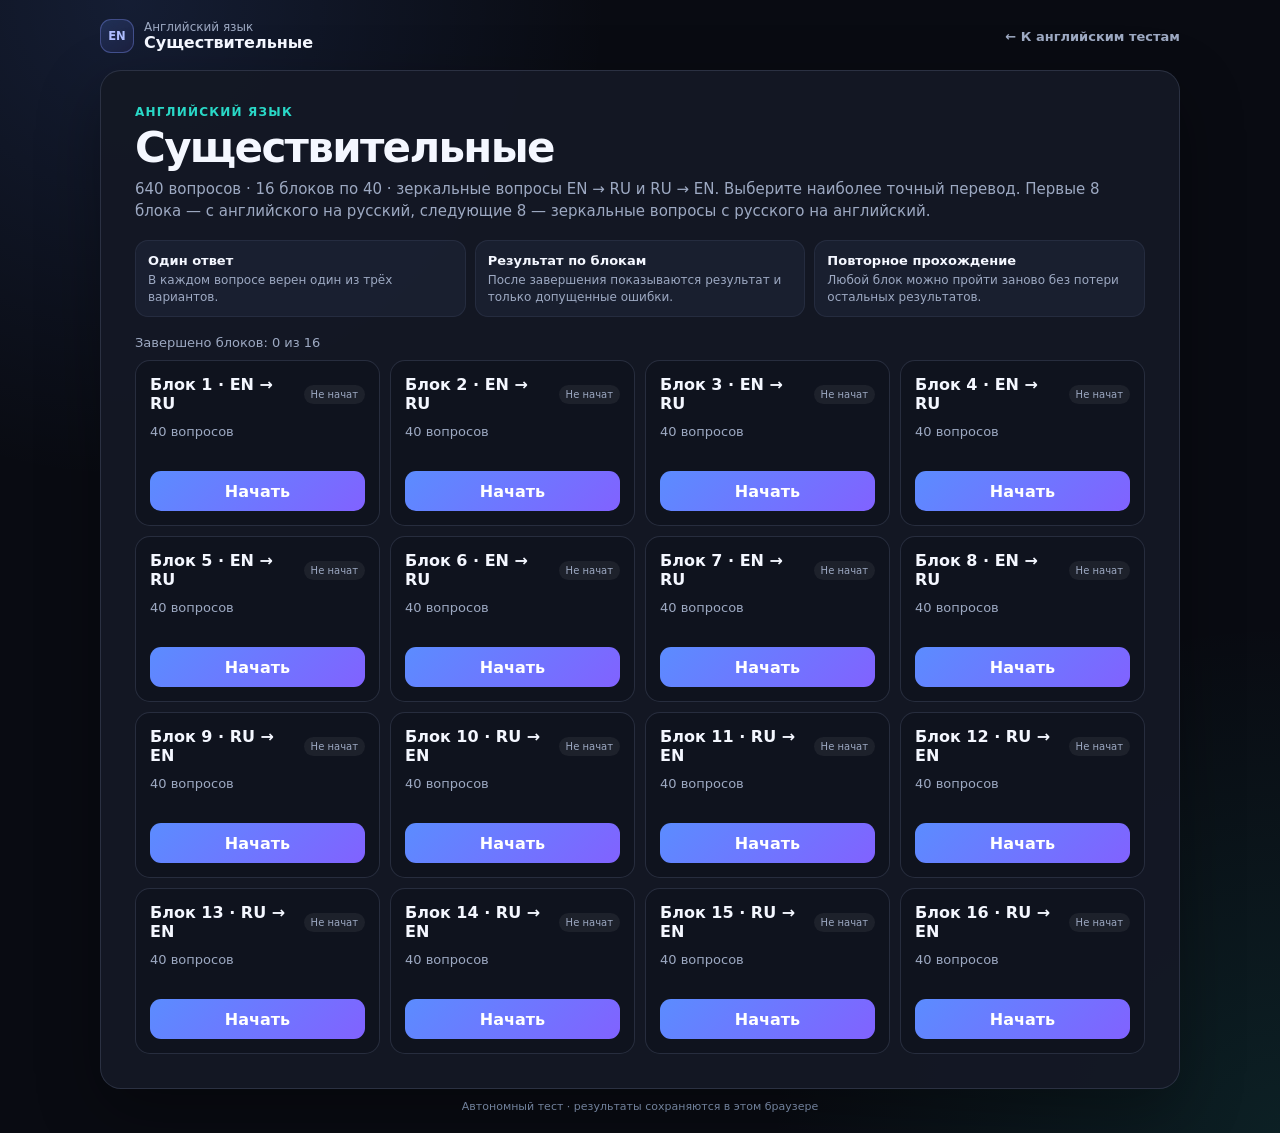
<file: tests/english/3/index.html>
<!doctype html>
<html lang="ru">
<head>
  <meta charset="utf-8">
  <meta name="viewport" content="width=device-width, initial-scale=1">
  <meta name="description" content="Тест по английскому языку: Существительные.">
  <meta name="theme-color" content="#090b12">
  <title>Существительные — тест по английскому языку</title>
  <style>
    :root {
      color-scheme: dark;
      --bg: #090b12;
      --surface: rgba(20, 24, 37, .96);
      --surface-soft: rgba(28, 34, 52, .78);
      --surface-hover: rgba(35, 43, 65, .9);
      --text: #f4f7ff;
      --muted: #9da9c2;
      --line: rgba(151, 168, 205, .18);
      --blue: #5b8cff;
      --violet: #8162ff;
      --cyan: #29d8c7;
      --cyan-soft: rgba(41, 216, 199, .12);
      --shadow: 0 22px 64px rgba(0, 0, 0, .32);
      font-family: Inter, ui-sans-serif, system-ui, -apple-system, BlinkMacSystemFont, "Segoe UI", sans-serif;
    }

    * { box-sizing: border-box; }
    html { min-width: 320px; }

    body {
      min-height: 100vh;
      margin: 0;
      overflow-x: hidden;
      color: var(--text);
      background:
        radial-gradient(circle at 10% 0%, rgba(91, 140, 255, .14), transparent 30rem),
        radial-gradient(circle at 100% 100%, rgba(41, 216, 199, .1), transparent 32rem),
        var(--bg);
    }

    button, input { font: inherit; }
    button { cursor: pointer; }
    a { color: inherit; }
    button:focus-visible, a:focus-visible, input:focus-visible, .option:focus-within {
      outline: 3px solid rgba(41, 216, 199, .55);
      outline-offset: 3px;
    }

    .shell { width: min(1080px, calc(100% - 28px)); margin: 0 auto; padding: 12px 0 20px; }
    .topbar { min-height: 48px; display: flex; align-items: center; justify-content: space-between; gap: 16px; margin-bottom: 10px; }
    .brand { display: flex; align-items: center; gap: 10px; min-width: 0; }
    .brand-mark {
      width: 34px; height: 34px; flex: 0 0 auto; display: grid; place-items: center;
      border: 1px solid rgba(133, 149, 255, .35); border-radius: 11px;
      background: linear-gradient(145deg, rgba(91, 140, 255, .18), rgba(129, 98, 255, .08));
      color: #aebdff; font-size: .72rem; font-weight: 800;
    }
    .brand-name { color: var(--muted); font-size: 12px; }
    .brand-title { overflow-wrap: anywhere; font-weight: 750; line-height: 1.15; }
    .back-link { display: inline-flex; align-items: center; gap: 7px; color: var(--muted); font-size: 13px; font-weight: 700; text-decoration: none; white-space: nowrap; }
    .back-link:hover { color: var(--text); }

    .panel { overflow: hidden; border: 1px solid var(--line); border-radius: 21px; background: var(--surface); box-shadow: var(--shadow); }
    .home { padding: clamp(20px, 3.3vw, 34px); }
    .eyebrow { color: var(--cyan); font-size: 12px; font-weight: 800; letter-spacing: .1em; text-transform: uppercase; }
    h1 { margin: 7px 0 8px; font-size: clamp(28px, 4vw, 42px); line-height: 1.04; letter-spacing: -.04em; }
    .lead { max-width: none; margin: 0; color: var(--muted); font-size: 15px; line-height: 1.48; }
    .rules { display: grid; grid-template-columns: repeat(3, 1fr); gap: 9px; margin: 18px 0; }
    .rule { padding: 11px 12px; border: 1px solid rgba(151, 168, 205, .1); border-radius: 13px; background: var(--surface-soft); color: var(--muted); font-size: 12px; line-height: 1.38; }
    .rule strong { display: block; margin-bottom: 2px; color: var(--text); font-size: 13px; }
    .summary { margin-bottom: 10px; color: var(--muted); font-size: 13px; }
    .block-grid { display: grid; grid-template-columns: repeat(auto-fit, minmax(205px, 1fr)); gap: 10px; }
    .block-card { border: 1px solid var(--line); border-radius: 15px; padding: 14px; background: rgba(14, 18, 29, .65); }
    .block-card.done { border-color: rgba(41, 216, 199, .34); background: rgba(25, 63, 63, .22); }
    .block-card.active { border-color: rgba(91, 140, 255, .5); }
    .block-top { display: flex; justify-content: space-between; align-items: center; gap: 8px; }
    .block-name { font-weight: 800; }
    .badge { padding: 4px 7px; border-radius: 999px; background: rgba(255, 255, 255, .06); color: var(--muted); font-size: 10px; white-space: nowrap; }
    .done .badge { background: var(--cyan-soft); color: #7ff1e6; }
    .active .badge { background: rgba(91, 140, 255, .14); color: #afc4ff; }
    .block-score { min-height: 38px; margin: 10px 0; color: var(--muted); font-size: 13px; line-height: 1.4; }
    .card-actions { display: flex; flex-wrap: wrap; gap: 7px; }

    .btn {
      min-height: 40px; border: 0; border-radius: 11px; padding: 9px 12px;
      background: linear-gradient(135deg, var(--blue), var(--violet)); color: white; font-weight: 750;
      transition: transform .15s ease, filter .15s ease, background .15s ease;
    }
    .btn:hover { filter: brightness(1.08); transform: translateY(-1px); }
    .btn.secondary { border: 1px solid var(--line); background: rgba(255, 255, 255, .035); color: var(--text); }
    .btn.secondary:hover { background: var(--surface-hover); }
    .btn:disabled { cursor: not-allowed; opacity: .42; transform: none; }
    .btn.full { width: 100%; }

    .overall { margin-top: 16px; border: 1px solid rgba(41, 216, 199, .3); border-radius: 15px; padding: 14px; background: var(--cyan-soft); color: #cbd8e9; font-size: 14px; line-height: 1.5; }
    .overall strong { color: #8cf4ea; }
    .overall .btn { margin-top: 10px; }

    .test-view { min-height: min(620px, calc(100svh - 92px)); display: flex; flex-direction: column; }
    .test-head { padding: 12px 18px 9px; border-bottom: 1px solid var(--line); background: rgba(12, 15, 25, .82); }
    .test-head-row { display: flex; justify-content: space-between; gap: 12px; align-items: center; }
    .test-meta { color: var(--muted); font-size: 12px; }
    .progress-track { height: 5px; overflow: hidden; margin-top: 8px; border-radius: 999px; background: rgba(255, 255, 255, .08); }
    .progress-fill { height: 100%; border-radius: inherit; background: linear-gradient(90deg, var(--blue), var(--cyan)); transition: width .2s ease; }
    .question-wrap { flex: 1; display: flex; flex-direction: column; padding: clamp(16px, 2.7vw, 26px); }
    .question-label { color: var(--muted); font-size: 12px; font-weight: 700; }
    .word { max-width: 100%; margin: 6px 0 3px; overflow-wrap: anywhere; font-size: clamp(32px, 5.2vw, 52px); letter-spacing: -.035em; line-height: 1.02; }
    .pos { color: var(--cyan); font-size: 12px; font-weight: 750; }
    .prompt { margin: 10px 0 8px; color: var(--muted); font-size: 13px; }
    .options { display: grid; gap: 8px; }
    .option {
      min-width: 0; min-height: 50px; display: flex; align-items: center; gap: 10px;
      border: 1px solid var(--line); border-radius: 13px; padding: 9px 12px;
      background: rgba(255, 255, 255, .025); transition: border-color .15s ease, background .15s ease, transform .15s ease;
    }
    .option:hover { border-color: rgba(41, 216, 199, .46); transform: translateY(-1px); }
    .option.selected { border-color: var(--cyan); background: var(--cyan-soft); }
    .option input { width: 18px; height: 18px; flex: 0 0 auto; accent-color: var(--cyan); }
    .letter { width: 22px; flex: 0 0 auto; color: var(--cyan); font-weight: 850; }
    .option-text { min-width: 0; overflow-wrap: anywhere; line-height: 1.35; }
    .nav { display: flex; align-items: center; justify-content: space-between; gap: 10px; margin-top: auto; padding-top: 14px; }

    .result { padding: clamp(22px, 4vw, 42px); text-align: center; }
    .result h2 { margin: 5px 0 2px; overflow-wrap: anywhere; font-size: clamp(27px, 4vw, 38px); }
    .subject { margin: 0; color: var(--muted); font-size: 13px; }
    .score { margin: 13px 0 3px; color: #8cf4ea; font-size: clamp(42px, 7vw, 66px); font-weight: 850; letter-spacing: -.05em; }
    .result-note { max-width: 640px; margin: 0 auto 16px; color: var(--muted); line-height: 1.45; }
    .table-scroll { width: 100%; overflow-x: auto; margin: 16px auto; border: 1px solid var(--line); border-radius: 13px; }
    .result-table { width: 100%; min-width: 520px; border-collapse: collapse; text-align: left; }
    .result-table th, .result-table td { padding: 9px 11px; border-bottom: 1px solid var(--line); white-space: nowrap; }
    .result-table tr:last-child td { border-bottom: 0; }
    .result-table th { color: var(--muted); font-size: 11px; text-transform: uppercase; letter-spacing: .04em; }
    .result-table td:nth-child(n+2), .result-table th:nth-child(n+2) { text-align: right; }
    .mistakes-review { margin: 18px 0 0; padding: 16px; border: 1px solid rgba(255, 183, 92, .28); border-radius: 14px; background: rgba(90, 54, 20, .18); text-align: left; }
    .mistakes-review h3 { margin: 0 0 10px; font-size: 17px; }
    .mistakes-review p { margin: 0; color: var(--muted); }
    .mistake-list { display: grid; gap: 8px; margin: 0; padding: 0; list-style: none; }
    .mistake-item { padding: 10px 11px; border: 1px solid var(--line); border-radius: 10px; background: rgba(10, 13, 22, .34); }
    .mistake-question { display: block; margin-bottom: 3px; font-weight: 760; overflow-wrap: anywhere; }
    .mistake-answer { color: var(--muted); overflow-wrap: anywhere; }
    .result-actions { display: flex; flex-wrap: wrap; justify-content: center; gap: 8px; margin-top: 16px; }
    .report-date { margin: 13px 0 0; color: var(--muted); font-size: 12px; }
    .footer { padding: 11px 0 0; color: #71809b; font-size: 11px; text-align: center; }

    @media (max-width: 700px) {
      .shell { width: min(100% - 16px, 1080px); padding-top: 6px; }
      .topbar { min-height: 46px; margin-bottom: 6px; }
      .brand-name { display: none; }
      .brand-title { max-width: 145px; font-size: 13px; }
      .back-link { font-size: 12px; }
      .panel { border-radius: 17px; }
      .home { padding: 18px 15px; }
      h1 { font-size: clamp(27px, 8.8vw, 34px); }
      .lead { font-size: 14px; }
      .rules { grid-template-columns: 1fr; gap: 7px; margin: 14px 0; }
      .rule { padding: 9px 10px; }
      .block-grid { grid-template-columns: 1fr; }
      .test-view { min-height: calc(100svh - 68px); }
      .test-head { padding: 9px 12px 8px; }
      .test-head .btn { min-height: 36px; padding: 7px 9px; font-size: 12px; }
      .question-wrap { padding: 14px 12px; }
      .word { font-size: clamp(30px, 10.2vw, 38px); }
      .option { min-height: 52px; padding: 9px 10px; }
      .nav { padding-top: 11px; }
      .result { padding: 20px 13px; }
      .score { font-size: clamp(40px, 14vw, 56px); }
      .table-scroll { margin: 14px auto; }
    }

    @media (min-width: 701px) and (max-height: 768px) {
      .shell { padding-top: 6px; }
      .topbar { min-height: 44px; margin-bottom: 6px; }
      .test-view { min-height: calc(100vh - 74px); }
      .question-wrap { padding: 14px 22px; }
      .word { font-size: 42px; }
      .option { min-height: 46px; padding: 8px 12px; }
      .nav { padding-top: 9px; }
    }

    @media print {
      :root { color-scheme: light; --text: #152033; --muted: #596477; --line: #d9dee8; --cyan: #176b67; --cyan-soft: #e7f4f2; }
      body { min-height: auto; background: white; color: var(--text); }
      .shell { width: 100%; padding: 0; }
      .topbar, .result-actions, .mistakes-review, .footer { display: none !important; }
      .panel { overflow: visible; border: 0; border-radius: 0; background: white; box-shadow: none; }
      .result { padding: 10mm 8mm; }
      .score { color: #176b67; }
      .table-scroll { overflow: visible; border-color: var(--line); }
      .result-table { min-width: 0; }
      .result-table, .overall { break-inside: avoid; }
      .overall { background: #eef8f6; color: #354052; }
      .overall strong { color: #0f514e; }
    }

    @media (prefers-reduced-motion: reduce) {
      *, *::before, *::after { transition-duration: .01ms !important; }
    }
  </style>
</head>
<body>
  <noscript><div class="shell"><div class="panel home">Для работы теста необходимо включить JavaScript в браузере.</div></div></noscript>
  <main class="shell" id="app" aria-live="polite"></main>
  <script>
    'use strict';
    const TEST_DATA = {"meta":{"version":"1.0-stage2","created":"2026-10-14","answerFormat":"one_of_three","counts":{"verbs":120,"nouns":320,"modifiers":160,"total":600},"generation":{"distractors":"Translations of other words with the same part of speech; semantic conflicts and Russian token overlaps excluded.","questionOrder":"Deterministic mixed order, not alphabetical.","correctPositions":"Balanced across A/B/C within each subtest."},"category":"nouns"},"questions":[{"id":"noun-020","sourceId":20,"word":"adult","pos":"noun","subtest":1,"orderInSubtest":1,"options":["младенец, малыш","взрослый человек","сотрудник, наёмный работник"],"correctIndex":1,"correctAnswer":"взрослый человек"},{"id":"noun-007","sourceId":7,"word":"friend","pos":"noun","subtest":1,"orderInSubtest":2,"options":["друг, подруга","писатель, автор","отец, папа"],"correctIndex":0,"correctAnswer":"друг, подруга"},{"id":"noun-018","sourceId":18,"word":"boy","pos":"noun","subtest":1,"orderInSubtest":3,"options":["руководитель, менеджер","муж","мальчик, юноша"],"correctIndex":2,"correctAnswer":"мальчик, юноша"},{"id":"noun-038","sourceId":38,"word":"writer","pos":"noun","subtest":1,"orderInSubtest":4,"options":["писатель, автор","студент, учащийся","руководитель, менеджер"],"correctIndex":0,"correctAnswer":"писатель, автор"},{"id":"noun-003","sourceId":3,"word":"man","pos":"noun","subtest":1,"orderInSubtest":5,"options":["лидер, руководитель","мужчина, человек","младенец, малыш"],"correctIndex":1,"correctAnswer":"мужчина, человек"},{"id":"noun-027","sourceId":27,"word":"manager","pos":"noun","subtest":1,"orderInSubtest":6,"options":["мальчик, юноша","семья","руководитель, менеджер"],"correctIndex":2,"correctAnswer":"руководитель, менеджер"},{"id":"noun-005","sourceId":5,"word":"child","pos":"noun","subtest":1,"orderInSubtest":7,"options":["ребёнок","сестра","родитель"],"correctIndex":0,"correctAnswer":"ребёнок"},{"id":"noun-040","sourceId":40,"word":"partner","pos":"noun","subtest":1,"orderInSubtest":8,"options":["девочка, девушка","партнёр, компаньон","дочь"],"correctIndex":1,"correctAnswer":"партнёр, компаньон"},{"id":"noun-033","sourceId":33,"word":"guest","pos":"noun","subtest":1,"orderInSubtest":9,"options":["гость","взрослый человек","писатель, автор"],"correctIndex":0,"correctAnswer":"гость"},{"id":"noun-029","sourceId":29,"word":"client","pos":"noun","subtest":1,"orderInSubtest":10,"options":["клиент, заказчик","люди, народ","руководитель, менеджер"],"correctIndex":0,"correctAnswer":"клиент, заказчик"},{"id":"noun-013","sourceId":13,"word":"husband","pos":"noun","subtest":1,"orderInSubtest":11,"options":["мальчик, юноша","муж","водитель"],"correctIndex":1,"correctAnswer":"муж"},{"id":"noun-012","sourceId":12,"word":"sister","pos":"noun","subtest":1,"orderInSubtest":12,"options":["сестра","ребёнок","младенец, малыш"],"correctIndex":0,"correctAnswer":"сестра"},{"id":"noun-034","sourceId":34,"word":"owner","pos":"noun","subtest":1,"orderInSubtest":13,"options":["владелец, собственник","женщина","игрок, участник"],"correctIndex":0,"correctAnswer":"владелец, собственник"},{"id":"noun-011","sourceId":11,"word":"brother","pos":"noun","subtest":1,"orderInSubtest":14,"options":["сосед, соседка","учитель, преподаватель","брат"],"correctIndex":2,"correctAnswer":"брат"},{"id":"noun-004","sourceId":4,"word":"woman","pos":"noun","subtest":1,"orderInSubtest":15,"options":["женщина","партнёр, компаньон","ребёнок"],"correctIndex":0,"correctAnswer":"женщина"},{"id":"noun-025","sourceId":25,"word":"worker","pos":"noun","subtest":1,"orderInSubtest":16,"options":["клиент, заказчик","младенец, малыш","работник, рабочий"],"correctIndex":2,"correctAnswer":"работник, рабочий"},{"id":"noun-014","sourceId":14,"word":"wife","pos":"noun","subtest":1,"orderInSubtest":17,"options":["художник, артист","жена","гость"],"correctIndex":1,"correctAnswer":"жена"},{"id":"noun-009","sourceId":9,"word":"mother","pos":"noun","subtest":1,"orderInSubtest":18,"options":["женщина","клиент, заказчик","мать, мама"],"correctIndex":2,"correctAnswer":"мать, мама"},{"id":"noun-002","sourceId":2,"word":"people","pos":"noun","subtest":1,"orderInSubtest":19,"options":["люди, народ","лидер, руководитель","водитель"],"correctIndex":0,"correctAnswer":"люди, народ"},{"id":"noun-010","sourceId":10,"word":"father","pos":"noun","subtest":1,"orderInSubtest":20,"options":["сотрудник, наёмный работник","медсестра, медбрат","отец, папа"],"correctIndex":2,"correctAnswer":"отец, папа"},{"id":"noun-021","sourceId":21,"word":"student","pos":"noun","subtest":1,"orderInSubtest":21,"options":["студент, учащийся","жена","сын"],"correctIndex":0,"correctAnswer":"студент, учащийся"},{"id":"noun-016","sourceId":16,"word":"daughter","pos":"noun","subtest":1,"orderInSubtest":22,"options":["партнёр, компаньон","дочь","медсестра, медбрат"],"correctIndex":1,"correctAnswer":"дочь"},{"id":"noun-024","sourceId":24,"word":"nurse","pos":"noun","subtest":1,"orderInSubtest":23,"options":["медсестра, медбрат","девочка, девушка","жена"],"correctIndex":0,"correctAnswer":"медсестра, медбрат"},{"id":"noun-022","sourceId":22,"word":"teacher","pos":"noun","subtest":1,"orderInSubtest":24,"options":["брат","учитель, преподаватель","медсестра, медбрат"],"correctIndex":1,"correctAnswer":"учитель, преподаватель"},{"id":"noun-023","sourceId":23,"word":"doctor","pos":"noun","subtest":1,"orderInSubtest":25,"options":["взрослый человек","работник, рабочий","врач, доктор"],"correctIndex":2,"correctAnswer":"врач, доктор"},{"id":"noun-031","sourceId":31,"word":"member","pos":"noun","subtest":1,"orderInSubtest":26,"options":["член, участник","лидер, руководитель","девочка, девушка"],"correctIndex":0,"correctAnswer":"член, участник"},{"id":"noun-039","sourceId":39,"word":"player","pos":"noun","subtest":1,"orderInSubtest":27,"options":["игрок, участник","медсестра, медбрат","ребёнок"],"correctIndex":0,"correctAnswer":"игрок, участник"},{"id":"noun-032","sourceId":32,"word":"neighbor","pos":"noun","subtest":1,"orderInSubtest":28,"options":["сестра","партнёр, компаньон","сосед, соседка"],"correctIndex":2,"correctAnswer":"сосед, соседка"},{"id":"noun-028","sourceId":28,"word":"customer","pos":"noun","subtest":1,"orderInSubtest":29,"options":["сотрудник, наёмный работник","сын","покупатель, клиент"],"correctIndex":2,"correctAnswer":"покупатель, клиент"},{"id":"noun-037","sourceId":37,"word":"artist","pos":"noun","subtest":1,"orderInSubtest":30,"options":["художник, артист","сотрудник, наёмный работник","водитель"],"correctIndex":0,"correctAnswer":"художник, артист"},{"id":"noun-035","sourceId":35,"word":"driver","pos":"noun","subtest":1,"orderInSubtest":31,"options":["отец, папа","водитель","дочь"],"correctIndex":1,"correctAnswer":"водитель"},{"id":"noun-006","sourceId":6,"word":"family","pos":"noun","subtest":1,"orderInSubtest":32,"options":["водитель","руководитель, менеджер","семья"],"correctIndex":2,"correctAnswer":"семья"},{"id":"noun-030","sourceId":30,"word":"leader","pos":"noun","subtest":1,"orderInSubtest":33,"options":["медсестра, медбрат","лидер, руководитель","покупатель, клиент"],"correctIndex":1,"correctAnswer":"лидер, руководитель"},{"id":"noun-036","sourceId":36,"word":"police","pos":"noun","subtest":1,"orderInSubtest":34,"options":["мужчина, человек","полиция","девочка, девушка"],"correctIndex":1,"correctAnswer":"полиция"},{"id":"noun-008","sourceId":8,"word":"parent","pos":"noun","subtest":1,"orderInSubtest":35,"options":["девочка, девушка","младенец, малыш","родитель"],"correctIndex":2,"correctAnswer":"родитель"},{"id":"noun-019","sourceId":19,"word":"girl","pos":"noun","subtest":1,"orderInSubtest":36,"options":["водитель","сотрудник, наёмный работник","девочка, девушка"],"correctIndex":2,"correctAnswer":"девочка, девушка"},{"id":"noun-015","sourceId":15,"word":"son","pos":"noun","subtest":1,"orderInSubtest":37,"options":["партнёр, компаньон","сын","руководитель, менеджер"],"correctIndex":1,"correctAnswer":"сын"},{"id":"noun-026","sourceId":26,"word":"employee","pos":"noun","subtest":1,"orderInSubtest":38,"options":["учитель, преподаватель","сотрудник, наёмный работник","отец, папа"],"correctIndex":1,"correctAnswer":"сотрудник, наёмный работник"},{"id":"noun-001","sourceId":1,"word":"person","pos":"noun","subtest":1,"orderInSubtest":39,"options":["мать, мама","человек, личность","врач, доктор"],"correctIndex":1,"correctAnswer":"человек, личность"},{"id":"noun-017","sourceId":17,"word":"baby","pos":"noun","subtest":1,"orderInSubtest":40,"options":["жена","художник, артист","младенец, малыш"],"correctIndex":2,"correctAnswer":"младенец, малыш"},{"id":"noun-058","sourceId":58,"word":"bank","pos":"noun","subtest":2,"orderInSubtest":1,"options":["аэропорт","школа","банк, берег"],"correctIndex":2,"correctAnswer":"банк, берег"},{"id":"noun-080","sourceId":80,"word":"side","pos":"noun","subtest":2,"orderInSubtest":2,"options":["сторона, бок","банк, берег","рынок"],"correctIndex":0,"correctAnswer":"сторона, бок"},{"id":"noun-050","sourceId":50,"word":"house","pos":"noun","subtest":2,"orderInSubtest":3,"options":["улица","страна","дом, здание"],"correctIndex":2,"correctAnswer":"дом, здание"},{"id":"noun-077","sourceId":77,"word":"trip","pos":"noun","subtest":2,"orderInSubtest":4,"options":["аэропорт","улица","поездка, путешествие"],"correctIndex":2,"correctAnswer":"поездка, путешествие"},{"id":"noun-061","sourceId":61,"word":"market","pos":"noun","subtest":2,"orderInSubtest":5,"options":["рынок","сторона, бок","страна"],"correctIndex":0,"correctAnswer":"рынок"},{"id":"noun-041","sourceId":41,"word":"world","pos":"noun","subtest":2,"orderInSubtest":6,"options":["город","самолёт, плоскость","мир"],"correctIndex":2,"correctAnswer":"мир"},{"id":"noun-059","sourceId":59,"word":"shop","pos":"noun","subtest":2,"orderInSubtest":7,"options":["кухня","магазин","университет"],"correctIndex":1,"correctAnswer":"магазин"},{"id":"noun-047","sourceId":47,"word":"place","pos":"noun","subtest":2,"orderInSubtest":8,"options":["кухня","место","автомобиль, машина"],"correctIndex":1,"correctAnswer":"место"},{"id":"noun-062","sourceId":62,"word":"restaurant","pos":"noun","subtest":2,"orderInSubtest":9,"options":["город","поездка, путешествие","ресторан"],"correctIndex":2,"correctAnswer":"ресторан"},{"id":"noun-045","sourceId":45,"word":"town","pos":"noun","subtest":2,"orderInSubtest":10,"options":["город, небольшой город","поездка, путешествие","путь, способ"],"correctIndex":0,"correctAnswer":"город, небольшой город"},{"id":"noun-075","sourceId":75,"word":"bicycle","pos":"noun","subtest":2,"orderInSubtest":11,"options":["дом, жильё","велосипед","кухня"],"correctIndex":1,"correctAnswer":"велосипед"},{"id":"noun-066","sourceId":66,"word":"road","pos":"noun","subtest":2,"orderInSubtest":12,"options":["комната, помещение","дорога","гостиница, отель"],"correctIndex":1,"correctAnswer":"дорога"},{"id":"noun-063","sourceId":63,"word":"hotel","pos":"noun","subtest":2,"orderInSubtest":13,"options":["гостиница, отель","ресторан","здание, строение"],"correctIndex":0,"correctAnswer":"гостиница, отель"},{"id":"noun-068","sourceId":68,"word":"park","pos":"noun","subtest":2,"orderInSubtest":14,"options":["парк","автобус","рынок"],"correctIndex":0,"correctAnswer":"парк"},{"id":"noun-070","sourceId":70,"word":"center","pos":"noun","subtest":2,"orderInSubtest":15,"options":["кухня","центр, середина","больница"],"correctIndex":1,"correctAnswer":"центр, середина"},{"id":"noun-079","sourceId":79,"word":"way","pos":"noun","subtest":2,"orderInSubtest":16,"options":["путь, способ","самолёт, плоскость","офис, кабинет"],"correctIndex":0,"correctAnswer":"путь, способ"},{"id":"noun-078","sourceId":78,"word":"journey","pos":"noun","subtest":2,"orderInSubtest":17,"options":["автомобиль, машина","кухня","путешествие, путь"],"correctIndex":2,"correctAnswer":"путешествие, путь"},{"id":"noun-076","sourceId":76,"word":"boat","pos":"noun","subtest":2,"orderInSubtest":18,"options":["банк, берег","лодка, судно","офис, кабинет"],"correctIndex":1,"correctAnswer":"лодка, судно"},{"id":"noun-055","sourceId":55,"word":"school","pos":"noun","subtest":2,"orderInSubtest":19,"options":["поездка, путешествие","школа","рынок"],"correctIndex":1,"correctAnswer":"школа"},{"id":"noun-064","sourceId":64,"word":"station","pos":"noun","subtest":2,"orderInSubtest":20,"options":["сторона, бок","станция, вокзал","область, район, площадь"],"correctIndex":1,"correctAnswer":"станция, вокзал"},{"id":"noun-069","sourceId":69,"word":"building","pos":"noun","subtest":2,"orderInSubtest":21,"options":["город, небольшой город","дорога","здание, строение"],"correctIndex":2,"correctAnswer":"здание, строение"},{"id":"noun-056","sourceId":56,"word":"university","pos":"noun","subtest":2,"orderInSubtest":22,"options":["офис, кабинет","школа","университет"],"correctIndex":2,"correctAnswer":"университет"},{"id":"noun-074","sourceId":74,"word":"plane","pos":"noun","subtest":2,"orderInSubtest":23,"options":["самолёт, плоскость","школа","путь, способ"],"correctIndex":0,"correctAnswer":"самолёт, плоскость"},{"id":"noun-049","sourceId":49,"word":"home","pos":"noun","subtest":2,"orderInSubtest":24,"options":["поездка, путешествие","дом, жильё","кухня"],"correctIndex":1,"correctAnswer":"дом, жильё"},{"id":"noun-073","sourceId":73,"word":"train","pos":"noun","subtest":2,"orderInSubtest":25,"options":["город","мир","поезд"],"correctIndex":2,"correctAnswer":"поезд"},{"id":"noun-052","sourceId":52,"word":"kitchen","pos":"noun","subtest":2,"orderInSubtest":26,"options":["кухня","мир","дом, здание"],"correctIndex":0,"correctAnswer":"кухня"},{"id":"noun-057","sourceId":57,"word":"hospital","pos":"noun","subtest":2,"orderInSubtest":27,"options":["кухня","больница","дорога"],"correctIndex":1,"correctAnswer":"больница"},{"id":"noun-060","sourceId":60,"word":"store","pos":"noun","subtest":2,"orderInSubtest":28,"options":["магазин, склад, запас","страна","станция, вокзал"],"correctIndex":0,"correctAnswer":"магазин, склад, запас"},{"id":"noun-043","sourceId":43,"word":"state","pos":"noun","subtest":2,"orderInSubtest":29,"options":["автомобиль, машина","станция, вокзал","государство, штат, состояние"],"correctIndex":2,"correctAnswer":"государство, штат, состояние"},{"id":"noun-051","sourceId":51,"word":"room","pos":"noun","subtest":2,"orderInSubtest":30,"options":["путешествие, путь","город","комната, помещение"],"correctIndex":2,"correctAnswer":"комната, помещение"},{"id":"noun-042","sourceId":42,"word":"country","pos":"noun","subtest":2,"orderInSubtest":31,"options":["здание, строение","страна","рынок"],"correctIndex":1,"correctAnswer":"страна"},{"id":"noun-071","sourceId":71,"word":"car","pos":"noun","subtest":2,"orderInSubtest":32,"options":["государство, штат, состояние","аэропорт","автомобиль, машина"],"correctIndex":2,"correctAnswer":"автомобиль, машина"},{"id":"noun-072","sourceId":72,"word":"bus","pos":"noun","subtest":2,"orderInSubtest":33,"options":["дом, жильё","автобус","парк"],"correctIndex":1,"correctAnswer":"автобус"},{"id":"noun-065","sourceId":65,"word":"airport","pos":"noun","subtest":2,"orderInSubtest":34,"options":["велосипед","аэропорт","офис, кабинет"],"correctIndex":1,"correctAnswer":"аэропорт"},{"id":"noun-054","sourceId":54,"word":"office","pos":"noun","subtest":2,"orderInSubtest":35,"options":["офис, кабинет","область, район, площадь","велосипед"],"correctIndex":0,"correctAnswer":"офис, кабинет"},{"id":"noun-044","sourceId":44,"word":"city","pos":"noun","subtest":2,"orderInSubtest":36,"options":["страна","город","гостиница, отель"],"correctIndex":1,"correctAnswer":"город"},{"id":"noun-048","sourceId":48,"word":"area","pos":"noun","subtest":2,"orderInSubtest":37,"options":["поездка, путешествие","центр, середина","область, район, площадь"],"correctIndex":2,"correctAnswer":"область, район, площадь"},{"id":"noun-046","sourceId":46,"word":"village","pos":"noun","subtest":2,"orderInSubtest":38,"options":["деревня, село","станция, вокзал","аэропорт"],"correctIndex":0,"correctAnswer":"деревня, село"},{"id":"noun-067","sourceId":67,"word":"street","pos":"noun","subtest":2,"orderInSubtest":39,"options":["улица","поезд","лодка, судно"],"correctIndex":0,"correctAnswer":"улица"},{"id":"noun-053","sourceId":53,"word":"bathroom","pos":"noun","subtest":2,"orderInSubtest":40,"options":["ванная комната, санузел","велосипед","улица"],"correctIndex":0,"correctAnswer":"ванная комната, санузел"},{"id":"noun-111","sourceId":111,"word":"thing","pos":"noun","subtest":3,"orderInSubtest":1,"options":["пол, этаж","земля, почва, основание","вещь, предмет, дело"],"correctIndex":2,"correctAnswer":"вещь, предмет, дело"},{"id":"noun-096","sourceId":96,"word":"morning","pos":"noun","subtest":3,"orderInSubtest":2,"options":["земля, почва, основание","утро","день"],"correctIndex":1,"correctAnswer":"утро"},{"id":"noun-084","sourceId":84,"word":"space","pos":"noun","subtest":3,"orderInSubtest":3,"options":["земля, почва, основание","месяц","пространство, место"],"correctIndex":2,"correctAnswer":"пространство, место"},{"id":"noun-120","sourceId":120,"word":"example","pos":"noun","subtest":3,"orderInSubtest":4,"options":["сезон, время года","пример, образец","неделя"],"correctIndex":1,"correctAnswer":"пример, образец"},{"id":"noun-099","sourceId":99,"word":"night","pos":"noun","subtest":3,"orderInSubtest":5,"options":["ночь","время, раз","регион, область"],"correctIndex":0,"correctAnswer":"ночь"},{"id":"noun-118","sourceId":118,"word":"reason","pos":"noun","subtest":3,"orderInSubtest":6,"options":["язык","причина, основание","месяц"],"correctIndex":1,"correctAnswer":"причина, основание"},{"id":"noun-102","sourceId":102,"word":"moment","pos":"noun","subtest":3,"orderInSubtest":7,"options":["язык","момент, мгновение","пространство, место"],"correctIndex":1,"correctAnswer":"момент, мгновение"},{"id":"noun-088","sourceId":88,"word":"neighborhood","pos":"noun","subtest":3,"orderInSubtest":8,"options":["район, окрестности","время, раз","имя, название"],"correctIndex":0,"correctAnswer":"район, окрестности"},{"id":"noun-082","sourceId":82,"word":"ground","pos":"noun","subtest":3,"orderInSubtest":9,"options":["земля, почва, основание","угол","конец, окончание"],"correctIndex":0,"correctAnswer":"земля, почва, основание"},{"id":"noun-081","sourceId":81,"word":"corner","pos":"noun","subtest":3,"orderInSubtest":10,"options":["минута","жизнь","угол"],"correctIndex":2,"correctAnswer":"угол"},{"id":"noun-098","sourceId":98,"word":"evening","pos":"noun","subtest":3,"orderInSubtest":11,"options":["причина, основание","момент, мгновение","вечер"],"correctIndex":2,"correctAnswer":"вечер"},{"id":"noun-117","sourceId":117,"word":"idea","pos":"noun","subtest":3,"orderInSubtest":12,"options":["земля, суша","ферма, хозяйство","идея, мысль"],"correctIndex":2,"correctAnswer":"идея, мысль"},{"id":"noun-089","sourceId":89,"word":"farm","pos":"noun","subtest":3,"orderInSubtest":13,"options":["земля, суша","ферма, хозяйство","момент, мгновение"],"correctIndex":1,"correctAnswer":"ферма, хозяйство"},{"id":"noun-092","sourceId":92,"word":"day","pos":"noun","subtest":3,"orderInSubtest":14,"options":["день","идея, мысль","слово"],"correctIndex":0,"correctAnswer":"день"},{"id":"noun-100","sourceId":100,"word":"hour","pos":"noun","subtest":3,"orderInSubtest":15,"options":["час","земля, суша","вопрос"],"correctIndex":0,"correctAnswer":"час"},{"id":"noun-115","sourceId":115,"word":"question","pos":"noun","subtest":3,"orderInSubtest":16,"options":["земля, почва, основание","вопрос","сезон, время года"],"correctIndex":1,"correctAnswer":"вопрос"},{"id":"noun-101","sourceId":101,"word":"minute","pos":"noun","subtest":3,"orderInSubtest":17,"options":["возраст, эпоха","язык","минута"],"correctIndex":2,"correctAnswer":"минута"},{"id":"noun-107","sourceId":107,"word":"beginning","pos":"noun","subtest":3,"orderInSubtest":18,"options":["слово","ферма, хозяйство","начало"],"correctIndex":2,"correctAnswer":"начало"},{"id":"noun-106","sourceId":106,"word":"future","pos":"noun","subtest":3,"orderInSubtest":19,"options":["сезон, время года","вечер","будущее"],"correctIndex":2,"correctAnswer":"будущее"},{"id":"noun-104","sourceId":104,"word":"life","pos":"noun","subtest":3,"orderInSubtest":20,"options":["жизнь","вопрос","вечер"],"correctIndex":0,"correctAnswer":"жизнь"},{"id":"noun-110","sourceId":110,"word":"season","pos":"noun","subtest":3,"orderInSubtest":21,"options":["сезон, время года","имя, название","пол, этаж"],"correctIndex":0,"correctAnswer":"сезон, время года"},{"id":"noun-083","sourceId":83,"word":"floor","pos":"noun","subtest":3,"orderInSubtest":22,"options":["конец, окончание","минута","пол, этаж"],"correctIndex":2,"correctAnswer":"пол, этаж"},{"id":"noun-108","sourceId":108,"word":"end","pos":"noun","subtest":3,"orderInSubtest":23,"options":["конец, окончание","регион, область","период, промежуток"],"correctIndex":0,"correctAnswer":"конец, окончание"},{"id":"noun-093","sourceId":93,"word":"week","pos":"noun","subtest":3,"orderInSubtest":24,"options":["неделя","возраст, эпоха","утро"],"correctIndex":0,"correctAnswer":"неделя"},{"id":"noun-086","sourceId":86,"word":"region","pos":"noun","subtest":3,"orderInSubtest":25,"options":["регион, область","сообщество, община","месяц"],"correctIndex":0,"correctAnswer":"регион, область"},{"id":"noun-113","sourceId":113,"word":"word","pos":"noun","subtest":3,"orderInSubtest":26,"options":["результат, итог","возраст, эпоха","слово"],"correctIndex":2,"correctAnswer":"слово"},{"id":"noun-112","sourceId":112,"word":"name","pos":"noun","subtest":3,"orderInSubtest":27,"options":["неделя","имя, название","день, время после полудня"],"correctIndex":1,"correctAnswer":"имя, название"},{"id":"noun-091","sourceId":91,"word":"time","pos":"noun","subtest":3,"orderInSubtest":28,"options":["время, раз","регион, область","результат, итог"],"correctIndex":0,"correctAnswer":"время, раз"},{"id":"noun-094","sourceId":94,"word":"month","pos":"noun","subtest":3,"orderInSubtest":29,"options":["жизнь","месяц","пространство, место"],"correctIndex":1,"correctAnswer":"месяц"},{"id":"noun-095","sourceId":95,"word":"year","pos":"noun","subtest":3,"orderInSubtest":30,"options":["имя, название","ночь","год"],"correctIndex":2,"correctAnswer":"год"},{"id":"noun-097","sourceId":97,"word":"afternoon","pos":"noun","subtest":3,"orderInSubtest":31,"options":["земля, почва, основание","день, время после полудня","пространство, место"],"correctIndex":1,"correctAnswer":"день, время после полудня"},{"id":"noun-109","sourceId":109,"word":"period","pos":"noun","subtest":3,"orderInSubtest":32,"options":["регион, область","вечер","период, промежуток"],"correctIndex":2,"correctAnswer":"период, промежуток"},{"id":"noun-085","sourceId":85,"word":"land","pos":"noun","subtest":3,"orderInSubtest":33,"options":["слово","земля, суша","время, раз"],"correctIndex":1,"correctAnswer":"земля, суша"},{"id":"noun-090","sourceId":90,"word":"garden","pos":"noun","subtest":3,"orderInSubtest":34,"options":["сад","пример, образец","язык"],"correctIndex":0,"correctAnswer":"сад"},{"id":"noun-087","sourceId":87,"word":"community","pos":"noun","subtest":3,"orderInSubtest":35,"options":["пол, этаж","период, промежуток","сообщество, община"],"correctIndex":2,"correctAnswer":"сообщество, община"},{"id":"noun-105","sourceId":105,"word":"past","pos":"noun","subtest":3,"orderInSubtest":36,"options":["угол","прошлое","слово"],"correctIndex":1,"correctAnswer":"прошлое"},{"id":"noun-116","sourceId":116,"word":"answer","pos":"noun","subtest":3,"orderInSubtest":37,"options":["ответ","год","язык"],"correctIndex":0,"correctAnswer":"ответ"},{"id":"noun-103","sourceId":103,"word":"age","pos":"noun","subtest":3,"orderInSubtest":38,"options":["результат, итог","возраст, эпоха","конец, окончание"],"correctIndex":1,"correctAnswer":"возраст, эпоха"},{"id":"noun-114","sourceId":114,"word":"language","pos":"noun","subtest":3,"orderInSubtest":39,"options":["время, раз","сообщество, община","язык"],"correctIndex":2,"correctAnswer":"язык"},{"id":"noun-119","sourceId":119,"word":"result","pos":"noun","subtest":3,"orderInSubtest":40,"options":["месяц","результат, итог","пример, образец"],"correctIndex":1,"correctAnswer":"результат, итог"},{"id":"noun-152","sourceId":152,"word":"report","pos":"noun","subtest":4,"orderInSubtest":1,"options":["решение, выход","отчёт, доклад","телефон"],"correctIndex":1,"correctAnswer":"отчёт, доклад"},{"id":"noun-133","sourceId":133,"word":"program","pos":"noun","subtest":4,"orderInSubtest":2,"options":["знание, знания","картина, изображение","программа"],"correctIndex":2,"correctAnswer":"программа"},{"id":"noun-126","sourceId":126,"word":"news","pos":"noun","subtest":4,"orderInSubtest":3,"options":["документ","память, воспоминание","новости, известия"],"correctIndex":2,"correctAnswer":"новости, известия"},{"id":"noun-125","sourceId":125,"word":"information","pos":"noun","subtest":4,"orderInSubtest":4,"options":["программа","документ","информация, сведения"],"correctIndex":2,"correctAnswer":"информация, сведения"},{"id":"noun-132","sourceId":132,"word":"computer","pos":"noun","subtest":4,"orderInSubtest":5,"options":["статья, предмет, артикль","компьютер","навык, умение"],"correctIndex":1,"correctAnswer":"компьютер"},{"id":"noun-123","sourceId":123,"word":"fact","pos":"noun","subtest":4,"orderInSubtest":6,"options":["факт","страница","история, рассказ"],"correctIndex":0,"correctAnswer":"факт"},{"id":"noun-139","sourceId":139,"word":"article","pos":"noun","subtest":4,"orderInSubtest":7,"options":["статья, предмет, артикль","файл, дело","компьютер"],"correctIndex":0,"correctAnswer":"статья, предмет, артикль"},{"id":"noun-158","sourceId":158,"word":"experience","pos":"noun","subtest":4,"orderInSubtest":8,"options":["статья, предмет, артикль","проблема, задача","опыт, переживание"],"correctIndex":2,"correctAnswer":"опыт, переживание"},{"id":"noun-156","sourceId":156,"word":"memory","pos":"noun","subtest":4,"orderInSubtest":9,"options":["система","память, воспоминание","программа"],"correctIndex":1,"correctAnswer":"память, воспоминание"},{"id":"noun-137","sourceId":137,"word":"page","pos":"noun","subtest":4,"orderInSubtest":10,"options":["исследование","страница","бумага, документ, статья"],"correctIndex":1,"correctAnswer":"страница"},{"id":"noun-143","sourceId":143,"word":"image","pos":"noun","subtest":4,"orderInSubtest":11,"options":["информация, сведения","навык, умение","изображение, образ"],"correctIndex":2,"correctAnswer":"изображение, образ"},{"id":"noun-141","sourceId":141,"word":"picture","pos":"noun","subtest":4,"orderInSubtest":12,"options":["информация, сведения","фильм, плёнка","картина, изображение"],"correctIndex":2,"correctAnswer":"картина, изображение"},{"id":"noun-127","sourceId":127,"word":"message","pos":"noun","subtest":4,"orderInSubtest":13,"options":["документ","сообщение, послание","видео, видеозапись"],"correctIndex":1,"correctAnswer":"сообщение, послание"},{"id":"noun-130","sourceId":130,"word":"phone","pos":"noun","subtest":4,"orderInSubtest":14,"options":["знание, знания","факт","телефон"],"correctIndex":2,"correctAnswer":"телефон"},{"id":"noun-135","sourceId":135,"word":"file","pos":"noun","subtest":4,"orderInSubtest":15,"options":["исследование","файл, дело","образование, обучение"],"correctIndex":1,"correctAnswer":"файл, дело"},{"id":"noun-136","sourceId":136,"word":"document","pos":"noun","subtest":4,"orderInSubtest":16,"options":["документ","память, воспоминание","разговор, беседа"],"correctIndex":0,"correctAnswer":"документ"},{"id":"noun-148","sourceId":148,"word":"voice","pos":"noun","subtest":4,"orderInSubtest":17,"options":["письмо, буква","видео, видеозапись","голос"],"correctIndex":2,"correctAnswer":"голос"},{"id":"noun-121","sourceId":121,"word":"problem","pos":"noun","subtest":4,"orderInSubtest":18,"options":["проблема, задача","изображение, образ","бумага, документ, статья"],"correctIndex":0,"correctAnswer":"проблема, задача"},{"id":"noun-149","sourceId":149,"word":"sound","pos":"noun","subtest":4,"orderInSubtest":19,"options":["звук","память, воспоминание","отчёт, доклад"],"correctIndex":0,"correctAnswer":"звук"},{"id":"noun-147","sourceId":147,"word":"movie","pos":"noun","subtest":4,"orderInSubtest":20,"options":["статья, предмет, артикль","история, рассказ","фильм, кино"],"correctIndex":2,"correctAnswer":"фильм, кино"},{"id":"noun-159","sourceId":159,"word":"education","pos":"noun","subtest":4,"orderInSubtest":21,"options":["образование, обучение","фильм, плёнка","видео, видеозапись"],"correctIndex":0,"correctAnswer":"образование, обучение"},{"id":"noun-140","sourceId":140,"word":"paper","pos":"noun","subtest":4,"orderInSubtest":22,"options":["бумага, документ, статья","интернет","исследование"],"correctIndex":0,"correctAnswer":"бумага, документ, статья"},{"id":"noun-131","sourceId":131,"word":"internet","pos":"noun","subtest":4,"orderInSubtest":23,"options":["сообщение, послание","бумага, документ, статья","интернет"],"correctIndex":2,"correctAnswer":"интернет"},{"id":"noun-129","sourceId":129,"word":"email","pos":"noun","subtest":4,"orderInSubtest":24,"options":["электронное письмо, электронная почта","телефон","история, рассказ"],"correctIndex":0,"correctAnswer":"электронное письмо, электронная почта"},{"id":"noun-128","sourceId":128,"word":"letter","pos":"noun","subtest":4,"orderInSubtest":25,"options":["страница","письмо, буква","фильм, кино"],"correctIndex":1,"correctAnswer":"письмо, буква"},{"id":"noun-160","sourceId":160,"word":"lesson","pos":"noun","subtest":4,"orderInSubtest":26,"options":["фильм, кино","электронное письмо, электронная почта","урок, занятие"],"correctIndex":2,"correctAnswer":"урок, занятие"},{"id":"noun-138","sourceId":138,"word":"book","pos":"noun","subtest":4,"orderInSubtest":27,"options":["книга","письмо, буква","образование, обучение"],"correctIndex":0,"correctAnswer":"книга"},{"id":"noun-154","sourceId":154,"word":"research","pos":"noun","subtest":4,"orderInSubtest":28,"options":["исследование","урок, занятие","опыт, переживание"],"correctIndex":0,"correctAnswer":"исследование"},{"id":"noun-134","sourceId":134,"word":"system","pos":"noun","subtest":4,"orderInSubtest":29,"options":["новости, известия","система","опыт, переживание"],"correctIndex":1,"correctAnswer":"система"},{"id":"noun-142","sourceId":142,"word":"photo","pos":"noun","subtest":4,"orderInSubtest":30,"options":["фотография","файл, дело","история, рассказ"],"correctIndex":0,"correctAnswer":"фотография"},{"id":"noun-144","sourceId":144,"word":"video","pos":"noun","subtest":4,"orderInSubtest":31,"options":["видео, видеозапись","исследование, учёба","решение, выход"],"correctIndex":0,"correctAnswer":"видео, видеозапись"},{"id":"noun-145","sourceId":145,"word":"music","pos":"noun","subtest":4,"orderInSubtest":32,"options":["память, воспоминание","музыка","образование, обучение"],"correctIndex":1,"correctAnswer":"музыка"},{"id":"noun-150","sourceId":150,"word":"conversation","pos":"noun","subtest":4,"orderInSubtest":33,"options":["разговор, беседа","информация, сведения","решение, выход"],"correctIndex":0,"correctAnswer":"разговор, беседа"},{"id":"noun-124","sourceId":124,"word":"story","pos":"noun","subtest":4,"orderInSubtest":34,"options":["история, рассказ","изображение, образ","проблема, задача"],"correctIndex":0,"correctAnswer":"история, рассказ"},{"id":"noun-146","sourceId":146,"word":"film","pos":"noun","subtest":4,"orderInSubtest":35,"options":["образование, обучение","сообщение, послание","фильм, плёнка"],"correctIndex":2,"correctAnswer":"фильм, плёнка"},{"id":"noun-157","sourceId":157,"word":"skill","pos":"noun","subtest":4,"orderInSubtest":36,"options":["исследование","навык, умение","урок, занятие"],"correctIndex":1,"correctAnswer":"навык, умение"},{"id":"noun-122","sourceId":122,"word":"solution","pos":"noun","subtest":4,"orderInSubtest":37,"options":["музыка","решение, выход","новости, известия"],"correctIndex":1,"correctAnswer":"решение, выход"},{"id":"noun-155","sourceId":155,"word":"knowledge","pos":"noun","subtest":4,"orderInSubtest":38,"options":["фильм, плёнка","бумага, документ, статья","знание, знания"],"correctIndex":2,"correctAnswer":"знание, знания"},{"id":"noun-151","sourceId":151,"word":"speech","pos":"noun","subtest":4,"orderInSubtest":39,"options":["видео, видеозапись","речь, выступление","компьютер"],"correctIndex":1,"correctAnswer":"речь, выступление"},{"id":"noun-153","sourceId":153,"word":"study","pos":"noun","subtest":4,"orderInSubtest":40,"options":["фотография","исследование, учёба","решение, выход"],"correctIndex":1,"correctAnswer":"исследование, учёба"},{"id":"noun-179","sourceId":179,"word":"order","pos":"noun","subtest":5,"orderInSubtest":1,"options":["налог","заказ, порядок, распоряжение","работа, труд"],"correctIndex":1,"correctAnswer":"заказ, порядок, распоряжение"},{"id":"noun-177","sourceId":177,"word":"service","pos":"noun","subtest":5,"orderInSubtest":2,"options":["услуга, обслуживание, служба","счёт, учётная запись, отчёт","компания, общество"],"correctIndex":0,"correctAnswer":"услуга, обслуживание, служба"},{"id":"noun-167","sourceId":167,"word":"group","pos":"noun","subtest":5,"orderInSubtest":3,"options":["сила, власть, мощность","группа","правило, норма"],"correctIndex":1,"correctAnswer":"группа"},{"id":"noun-181","sourceId":181,"word":"payment","pos":"noun","subtest":5,"orderInSubtest":4,"options":["проект","политика, правило, страховой полис","платёж, оплата"],"correctIndex":2,"correctAnswer":"платёж, оплата"},{"id":"noun-183","sourceId":183,"word":"money","pos":"noun","subtest":5,"orderInSubtest":5,"options":["закон, право","деньги","продукт, изделие"],"correctIndex":1,"correctAnswer":"деньги"},{"id":"noun-189","sourceId":189,"word":"rule","pos":"noun","subtest":5,"orderInSubtest":6,"options":["работа, должность","правило, норма","продукт, изделие"],"correctIndex":1,"correctAnswer":"правило, норма"},{"id":"noun-200","sourceId":200,"word":"medicine","pos":"noun","subtest":5,"orderInSubtest":7,"options":["выбор","медицина, лекарство","изменение, перемена, сдача"],"correctIndex":1,"correctAnswer":"медицина, лекарство"},{"id":"noun-169","sourceId":169,"word":"project","pos":"noun","subtest":5,"orderInSubtest":8,"options":["проект","политика, правило, страховой полис","общество"],"correctIndex":0,"correctAnswer":"проект"},{"id":"noun-174","sourceId":174,"word":"chance","pos":"noun","subtest":5,"orderInSubtest":9,"options":["шанс, возможность, случай","здоровье","выбор"],"correctIndex":0,"correctAnswer":"шанс, возможность, случай"},{"id":"noun-163","sourceId":163,"word":"business","pos":"noun","subtest":5,"orderInSubtest":10,"options":["услуга, обслуживание, служба","бизнес, дело","шанс, возможность, случай"],"correctIndex":1,"correctAnswer":"бизнес, дело"},{"id":"noun-165","sourceId":165,"word":"organization","pos":"noun","subtest":5,"orderInSubtest":11,"options":["решение","налог","организация"],"correctIndex":2,"correctAnswer":"организация"},{"id":"noun-187","sourceId":187,"word":"tax","pos":"noun","subtest":5,"orderInSubtest":12,"options":["организация","налог","счёт, учётная запись, отчёт"],"correctIndex":1,"correctAnswer":"налог"},{"id":"noun-184","sourceId":184,"word":"price","pos":"noun","subtest":5,"orderInSubtest":13,"options":["культура","цена","организация"],"correctIndex":1,"correctAnswer":"цена"},{"id":"noun-197","sourceId":197,"word":"culture","pos":"noun","subtest":5,"orderInSubtest":14,"options":["продукт, изделие","деньги","культура"],"correctIndex":2,"correctAnswer":"культура"},{"id":"noun-166","sourceId":166,"word":"team","pos":"noun","subtest":5,"orderInSubtest":15,"options":["возможность, благоприятный случай","команда, коллектив","цена"],"correctIndex":1,"correctAnswer":"команда, коллектив"},{"id":"noun-188","sourceId":188,"word":"law","pos":"noun","subtest":5,"orderInSubtest":16,"options":["работа, должность","счёт, законопроект, купюра","закон, право"],"correctIndex":2,"correctAnswer":"закон, право"},{"id":"noun-192","sourceId":192,"word":"control","pos":"noun","subtest":5,"orderInSubtest":17,"options":["работа, труд","встреча, собрание","контроль, управление"],"correctIndex":2,"correctAnswer":"контроль, управление"},{"id":"noun-170","sourceId":170,"word":"plan","pos":"noun","subtest":5,"orderInSubtest":18,"options":["продажа, распродажа","контроль, управление","план, замысел"],"correctIndex":2,"correctAnswer":"план, замысел"},{"id":"noun-186","sourceId":186,"word":"bill","pos":"noun","subtest":5,"orderInSubtest":19,"options":["здоровье","счёт, законопроект, купюра","экономика, хозяйство"],"correctIndex":1,"correctAnswer":"счёт, законопроект, купюра"},{"id":"noun-182","sourceId":182,"word":"account","pos":"noun","subtest":5,"orderInSubtest":20,"options":["сила, власть, мощность","поддержка, опора","счёт, учётная запись, отчёт"],"correctIndex":2,"correctAnswer":"счёт, учётная запись, отчёт"},{"id":"noun-180","sourceId":180,"word":"sale","pos":"noun","subtest":5,"orderInSubtest":21,"options":["группа","культура","продажа, распродажа"],"correctIndex":2,"correctAnswer":"продажа, распродажа"},{"id":"noun-171","sourceId":171,"word":"goal","pos":"noun","subtest":5,"orderInSubtest":22,"options":["цель","возможность, благоприятный случай","общество"],"correctIndex":0,"correctAnswer":"цель"},{"id":"noun-168","sourceId":168,"word":"meeting","pos":"noun","subtest":5,"orderInSubtest":23,"options":["стоимость, затраты","встреча, собрание","правило, норма"],"correctIndex":1,"correctAnswer":"встреча, собрание"},{"id":"noun-199","sourceId":199,"word":"health","pos":"noun","subtest":5,"orderInSubtest":24,"options":["здоровье","решение","возможность, благоприятный случай"],"correctIndex":0,"correctAnswer":"здоровье"},{"id":"noun-172","sourceId":172,"word":"decision","pos":"noun","subtest":5,"orderInSubtest":25,"options":["заказ, порядок, распоряжение","медицина, лекарство","решение"],"correctIndex":2,"correctAnswer":"решение"},{"id":"noun-175","sourceId":175,"word":"choice","pos":"noun","subtest":5,"orderInSubtest":26,"options":["проект","выбор","счёт, учётная запись, отчёт"],"correctIndex":1,"correctAnswer":"выбор"},{"id":"noun-196","sourceId":196,"word":"society","pos":"noun","subtest":5,"orderInSubtest":27,"options":["общество","правительство, государственное управление","услуга, обслуживание, служба"],"correctIndex":0,"correctAnswer":"общество"},{"id":"noun-164","sourceId":164,"word":"company","pos":"noun","subtest":5,"orderInSubtest":28,"options":["правительство, государственное управление","возможность, благоприятный случай","компания, общество"],"correctIndex":2,"correctAnswer":"компания, общество"},{"id":"noun-162","sourceId":162,"word":"work","pos":"noun","subtest":5,"orderInSubtest":29,"options":["работа, труд","правило, норма","продажа, распродажа"],"correctIndex":0,"correctAnswer":"работа, труд"},{"id":"noun-198","sourceId":198,"word":"economy","pos":"noun","subtest":5,"orderInSubtest":30,"options":["работа, должность","экономика, хозяйство","изменение, перемена, сдача"],"correctIndex":1,"correctAnswer":"экономика, хозяйство"},{"id":"noun-176","sourceId":176,"word":"opportunity","pos":"noun","subtest":5,"orderInSubtest":31,"options":["возможность, благоприятный случай","правило, норма","помощь"],"correctIndex":0,"correctAnswer":"возможность, благоприятный случай"},{"id":"noun-161","sourceId":161,"word":"job","pos":"noun","subtest":5,"orderInSubtest":32,"options":["работа, должность","команда, коллектив","организация"],"correctIndex":0,"correctAnswer":"работа, должность"},{"id":"noun-178","sourceId":178,"word":"product","pos":"noun","subtest":5,"orderInSubtest":33,"options":["сила, власть, мощность","правительство, государственное управление","продукт, изделие"],"correctIndex":2,"correctAnswer":"продукт, изделие"},{"id":"noun-191","sourceId":191,"word":"power","pos":"noun","subtest":5,"orderInSubtest":34,"options":["компания, общество","налог","сила, власть, мощность"],"correctIndex":2,"correctAnswer":"сила, власть, мощность"},{"id":"noun-193","sourceId":193,"word":"support","pos":"noun","subtest":5,"orderInSubtest":35,"options":["поддержка, опора","общество","шанс, возможность, случай"],"correctIndex":0,"correctAnswer":"поддержка, опора"},{"id":"noun-190","sourceId":190,"word":"policy","pos":"noun","subtest":5,"orderInSubtest":36,"options":["деньги","политика, правило, страховой полис","медицина, лекарство"],"correctIndex":1,"correctAnswer":"политика, правило, страховой полис"},{"id":"noun-185","sourceId":185,"word":"cost","pos":"noun","subtest":5,"orderInSubtest":37,"options":["стоимость, затраты","организация","встреча, собрание"],"correctIndex":0,"correctAnswer":"стоимость, затраты"},{"id":"noun-173","sourceId":173,"word":"change","pos":"noun","subtest":5,"orderInSubtest":38,"options":["изменение, перемена, сдача","бизнес, дело","организация"],"correctIndex":0,"correctAnswer":"изменение, перемена, сдача"},{"id":"noun-194","sourceId":194,"word":"help","pos":"noun","subtest":5,"orderInSubtest":39,"options":["помощь","экономика, хозяйство","медицина, лекарство"],"correctIndex":0,"correctAnswer":"помощь"},{"id":"noun-195","sourceId":195,"word":"government","pos":"noun","subtest":5,"orderInSubtest":40,"options":["сила, власть, мощность","стоимость, затраты","правительство, государственное управление"],"correctIndex":2,"correctAnswer":"правительство, государственное управление"},{"id":"noun-202","sourceId":202,"word":"safety","pos":"noun","subtest":6,"orderInSubtest":1,"options":["солнце","голова, руководитель","безопасность"],"correctIndex":2,"correctAnswer":"безопасность"},{"id":"noun-208","sourceId":208,"word":"need","pos":"noun","subtest":6,"orderInSubtest":2,"options":["необходимость, потребность","успех","ухо"],"correctIndex":0,"correctAnswer":"необходимость, потребность"},{"id":"noun-226","sourceId":226,"word":"nose","pos":"noun","subtest":6,"orderInSubtest":3,"options":["уровень","нос","неудача, отказ, сбой"],"correctIndex":1,"correctAnswer":"нос"},{"id":"noun-238","sourceId":238,"word":"earth","pos":"noun","subtest":6,"orderInSubtest":4,"options":["безопасность","рука, рычаг, род войск","земля, планета Земля"],"correctIndex":2,"correctAnswer":"земля, планета Земля"},{"id":"noun-214","sourceId":214,"word":"level","pos":"noun","subtest":6,"orderInSubtest":5,"options":["уровень","рот, устье","солнце"],"correctIndex":0,"correctAnswer":"уровень"},{"id":"noun-222","sourceId":222,"word":"head","pos":"noun","subtest":6,"orderInSubtest":6,"options":["сердце, центр","интерес, процент","голова, руководитель"],"correctIndex":2,"correctAnswer":"голова, руководитель"},{"id":"noun-220","sourceId":220,"word":"course","pos":"noun","subtest":6,"orderInSubtest":7,"options":["нога, этап пути","голова, руководитель","курс, направление, блюдо"],"correctIndex":2,"correctAnswer":"курс, направление, блюдо"},{"id":"noun-233","sourceId":233,"word":"mind","pos":"noun","subtest":6,"orderInSubtest":8,"options":["глаз","качество, свойство","ум, разум, мнение"],"correctIndex":2,"correctAnswer":"ум, разум, мнение"},{"id":"noun-223","sourceId":223,"word":"face","pos":"noun","subtest":6,"orderInSubtest":9,"options":["причина, основание","лицо, поверхность","война"],"correctIndex":1,"correctAnswer":"лицо, поверхность"},{"id":"noun-206","sourceId":206,"word":"success","pos":"noun","subtest":6,"orderInSubtest":10,"options":["риск, опасность","способность, умение","успех"],"correctIndex":2,"correctAnswer":"успех"},{"id":"noun-205","sourceId":205,"word":"peace","pos":"noun","subtest":6,"orderInSubtest":11,"options":["отношение, взаимоотношения, связь","мир, покой","нос"],"correctIndex":1,"correctAnswer":"мир, покой"},{"id":"noun-221","sourceId":221,"word":"body","pos":"noun","subtest":6,"orderInSubtest":12,"options":["причина, основание","тело, корпус, организация","риск, опасность"],"correctIndex":1,"correctAnswer":"тело, корпус, организация"},{"id":"noun-225","sourceId":225,"word":"ear","pos":"noun","subtest":6,"orderInSubtest":13,"options":["ухо","качество, свойство","мир, покой"],"correctIndex":0,"correctAnswer":"ухо"},{"id":"noun-212","sourceId":212,"word":"relationship","pos":"noun","subtest":6,"orderInSubtest":14,"options":["успех","уровень","отношение, взаимоотношения, связь"],"correctIndex":2,"correctAnswer":"отношение, взаимоотношения, связь"},{"id":"noun-235","sourceId":235,"word":"back","pos":"noun","subtest":6,"orderInSubtest":15,"options":["спина, задняя часть","ум, разум, мнение","курс, направление, блюдо"],"correctIndex":0,"correctAnswer":"спина, задняя часть"},{"id":"noun-240","sourceId":240,"word":"moon","pos":"noun","subtest":6,"orderInSubtest":16,"options":["луна","рука, стрелка, работник","внимание"],"correctIndex":0,"correctAnswer":"луна"},{"id":"noun-207","sourceId":207,"word":"failure","pos":"noun","subtest":6,"orderInSubtest":17,"options":["неудача, отказ, сбой","разница, отличие","ступня, фут, подножие"],"correctIndex":0,"correctAnswer":"неудача, отказ, сбой"},{"id":"noun-203","sourceId":203,"word":"risk","pos":"noun","subtest":6,"orderInSubtest":18,"options":["интерес, процент","нога, этап пути","риск, опасность"],"correctIndex":2,"correctAnswer":"риск, опасность"},{"id":"noun-209","sourceId":209,"word":"effect","pos":"noun","subtest":6,"orderInSubtest":19,"options":["эффект, воздействие, результат","неудача, отказ, сбой","интерес, процент"],"correctIndex":0,"correctAnswer":"эффект, воздействие, результат"},{"id":"noun-224","sourceId":224,"word":"eye","pos":"noun","subtest":6,"orderInSubtest":20,"options":["сердце, центр","событие, мероприятие","глаз"],"correctIndex":2,"correctAnswer":"глаз"},{"id":"noun-236","sourceId":236,"word":"air","pos":"noun","subtest":6,"orderInSubtest":21,"options":["сердце, центр","разница, отличие","воздух, вид, эфир"],"correctIndex":2,"correctAnswer":"воздух, вид, эфир"},{"id":"noun-211","sourceId":211,"word":"difference","pos":"noun","subtest":6,"orderInSubtest":22,"options":["разница, отличие","нос","безопасность"],"correctIndex":0,"correctAnswer":"разница, отличие"},{"id":"noun-215","sourceId":215,"word":"quality","pos":"noun","subtest":6,"orderInSubtest":23,"options":["ум, разум, мнение","качество, свойство","способность, умение"],"correctIndex":1,"correctAnswer":"качество, свойство"},{"id":"noun-234","sourceId":234,"word":"hair","pos":"noun","subtest":6,"orderInSubtest":24,"options":["волосы, волос","внимание","безопасность, охрана, обеспечение"],"correctIndex":0,"correctAnswer":"волосы, волос"},{"id":"noun-229","sourceId":229,"word":"arm","pos":"noun","subtest":6,"orderInSubtest":25,"options":["нос","огонь, пожар","рука, рычаг, род войск"],"correctIndex":2,"correctAnswer":"рука, рычаг, род войск"},{"id":"noun-217","sourceId":217,"word":"interest","pos":"noun","subtest":6,"orderInSubtest":26,"options":["интерес, процент","неудача, отказ, сбой","безопасность, охрана, обеспечение"],"correctIndex":0,"correctAnswer":"интерес, процент"},{"id":"noun-204","sourceId":204,"word":"war","pos":"noun","subtest":6,"orderInSubtest":27,"options":["риск, опасность","война","ступня, фут, подножие"],"correctIndex":1,"correctAnswer":"война"},{"id":"noun-218","sourceId":218,"word":"attention","pos":"noun","subtest":6,"orderInSubtest":28,"options":["эффект, воздействие, результат","голова, руководитель","внимание"],"correctIndex":2,"correctAnswer":"внимание"},{"id":"noun-232","sourceId":232,"word":"heart","pos":"noun","subtest":6,"orderInSubtest":29,"options":["война","сердце, центр","лицо, поверхность"],"correctIndex":1,"correctAnswer":"сердце, центр"},{"id":"noun-239","sourceId":239,"word":"sun","pos":"noun","subtest":6,"orderInSubtest":30,"options":["сердце, центр","солнце","лицо, поверхность"],"correctIndex":1,"correctAnswer":"солнце"},{"id":"noun-213","sourceId":213,"word":"value","pos":"noun","subtest":6,"orderInSubtest":31,"options":["уровень","ценность, стоимость, значение","неудача, отказ, сбой"],"correctIndex":1,"correctAnswer":"ценность, стоимость, значение"},{"id":"noun-219","sourceId":219,"word":"event","pos":"noun","subtest":6,"orderInSubtest":32,"options":["событие, мероприятие","рот, устье","лицо, поверхность"],"correctIndex":0,"correctAnswer":"событие, мероприятие"},{"id":"noun-227","sourceId":227,"word":"mouth","pos":"noun","subtest":6,"orderInSubtest":33,"options":["безопасность","рот, устье","земля, планета Земля"],"correctIndex":1,"correctAnswer":"рот, устье"},{"id":"noun-228","sourceId":228,"word":"hand","pos":"noun","subtest":6,"orderInSubtest":34,"options":["воздух, вид, эфир","рука, стрелка, работник","солнце"],"correctIndex":1,"correctAnswer":"рука, стрелка, работник"},{"id":"noun-210","sourceId":210,"word":"cause","pos":"noun","subtest":6,"orderInSubtest":35,"options":["волосы, волос","причина, основание","сердце, центр"],"correctIndex":1,"correctAnswer":"причина, основание"},{"id":"noun-216","sourceId":216,"word":"ability","pos":"noun","subtest":6,"orderInSubtest":36,"options":["спина, задняя часть","уровень","способность, умение"],"correctIndex":2,"correctAnswer":"способность, умение"},{"id":"noun-201","sourceId":201,"word":"security","pos":"noun","subtest":6,"orderInSubtest":37,"options":["луна","безопасность, охрана, обеспечение","тело, корпус, организация"],"correctIndex":1,"correctAnswer":"безопасность, охрана, обеспечение"},{"id":"noun-237","sourceId":237,"word":"fire","pos":"noun","subtest":6,"orderInSubtest":38,"options":["волосы, волос","разница, отличие","огонь, пожар"],"correctIndex":2,"correctAnswer":"огонь, пожар"},{"id":"noun-231","sourceId":231,"word":"foot","pos":"noun","subtest":6,"orderInSubtest":39,"options":["ступня, фут, подножие","волосы, волос","голова, руководитель"],"correctIndex":0,"correctAnswer":"ступня, фут, подножие"},{"id":"noun-230","sourceId":230,"word":"leg","pos":"noun","subtest":6,"orderInSubtest":40,"options":["нога, этап пути","огонь, пожар","неудача, отказ, сбой"],"correctIndex":0,"correctAnswer":"нога, этап пути"},{"id":"noun-243","sourceId":243,"word":"river","pos":"noun","subtest":7,"orderInSubtest":1,"options":["завтрак","животное","река"],"correctIndex":2,"correctAnswer":"река"},{"id":"noun-274","sourceId":274,"word":"lunch","pos":"noun","subtest":7,"orderInSubtest":2,"options":["обед, ланч","рубашка","энергия, силы"],"correctIndex":0,"correctAnswer":"обед, ланч"},{"id":"noun-268","sourceId":268,"word":"tea","pos":"noun","subtest":7,"orderInSubtest":3,"options":["чай","рубашка","приём пищи, еда"],"correctIndex":0,"correctAnswer":"чай"},{"id":"noun-264","sourceId":264,"word":"island","pos":"noun","subtest":7,"orderInSubtest":4,"options":["завтрак","овощ","остров"],"correctIndex":2,"correctAnswer":"остров"},{"id":"noun-266","sourceId":266,"word":"food","pos":"noun","subtest":7,"orderInSubtest":5,"options":["еда, пища","природа, характер","лес"],"correctIndex":0,"correctAnswer":"еда, пища"},{"id":"noun-272","sourceId":272,"word":"vegetable","pos":"noun","subtest":7,"orderInSubtest":6,"options":["овощ","чай","лес"],"correctIndex":0,"correctAnswer":"овощ"},{"id":"noun-245","sourceId":245,"word":"mountain","pos":"noun","subtest":7,"orderInSubtest":7,"options":["мясо","гора","окружающая среда, окружение"],"correctIndex":1,"correctAnswer":"гора"},{"id":"noun-246","sourceId":246,"word":"tree","pos":"noun","subtest":7,"orderInSubtest":8,"options":["дерево","хлеб","животное"],"correctIndex":0,"correctAnswer":"дерево"},{"id":"noun-259","sourceId":259,"word":"energy","pos":"noun","subtest":7,"orderInSubtest":9,"options":["остров","погода","энергия, силы"],"correctIndex":2,"correctAnswer":"энергия, силы"},{"id":"noun-278","sourceId":278,"word":"clothes","pos":"noun","subtest":7,"orderInSubtest":10,"options":["ветер","одежда","животное"],"correctIndex":1,"correctAnswer":"одежда"},{"id":"noun-254","sourceId":254,"word":"snow","pos":"noun","subtest":7,"orderInSubtest":11,"options":["дождь","снег","одежда"],"correctIndex":1,"correctAnswer":"снег"},{"id":"noun-256","sourceId":256,"word":"water","pos":"noun","subtest":7,"orderInSubtest":12,"options":["поле, область деятельности","собака","вода"],"correctIndex":2,"correctAnswer":"вода"},{"id":"noun-247","sourceId":247,"word":"flower","pos":"noun","subtest":7,"orderInSubtest":13,"options":["обед, ланч","дерево","цветок"],"correctIndex":2,"correctAnswer":"цветок"},{"id":"noun-267","sourceId":267,"word":"coffee","pos":"noun","subtest":7,"orderInSubtest":14,"options":["погода","кофе","лес"],"correctIndex":1,"correctAnswer":"кофе"},{"id":"noun-248","sourceId":248,"word":"animal","pos":"noun","subtest":7,"orderInSubtest":15,"options":["гора","животное","природа, характер"],"correctIndex":1,"correctAnswer":"животное"},{"id":"noun-249","sourceId":249,"word":"dog","pos":"noun","subtest":7,"orderInSubtest":16,"options":["собака","погода","напиток, порция алкоголя"],"correctIndex":0,"correctAnswer":"собака"},{"id":"noun-270","sourceId":270,"word":"meat","pos":"noun","subtest":7,"orderInSubtest":17,"options":["собака","мясо","кофе"],"correctIndex":1,"correctAnswer":"мясо"},{"id":"noun-271","sourceId":271,"word":"fruit","pos":"noun","subtest":7,"orderInSubtest":18,"options":["лес","озеро","фрукт, плоды"],"correctIndex":2,"correctAnswer":"фрукт, плоды"},{"id":"noun-279","sourceId":279,"word":"shirt","pos":"noun","subtest":7,"orderInSubtest":19,"options":["овощ","рубашка","собака"],"correctIndex":1,"correctAnswer":"рубашка"},{"id":"noun-241","sourceId":241,"word":"sky","pos":"noun","subtest":7,"orderInSubtest":20,"options":["небо","фрукт, плоды","погода"],"correctIndex":0,"correctAnswer":"небо"},{"id":"noun-269","sourceId":269,"word":"bread","pos":"noun","subtest":7,"orderInSubtest":21,"options":["цвет, окраска","хлеб","кошка, кот"],"correctIndex":1,"correctAnswer":"хлеб"},{"id":"noun-257","sourceId":257,"word":"nature","pos":"noun","subtest":7,"orderInSubtest":22,"options":["пляж","река","природа, характер"],"correctIndex":2,"correctAnswer":"природа, характер"},{"id":"noun-261","sourceId":261,"word":"color","pos":"noun","subtest":7,"orderInSubtest":23,"options":["собака","цвет, окраска","природа, характер"],"correctIndex":1,"correctAnswer":"цвет, окраска"},{"id":"noun-273","sourceId":273,"word":"breakfast","pos":"noun","subtest":7,"orderInSubtest":24,"options":["завтрак","чай","небо"],"correctIndex":0,"correctAnswer":"завтрак"},{"id":"noun-262","sourceId":262,"word":"field","pos":"noun","subtest":7,"orderInSubtest":25,"options":["поле, область деятельности","окружающая среда, окружение","свет, освещение"],"correctIndex":0,"correctAnswer":"поле, область деятельности"},{"id":"noun-265","sourceId":265,"word":"beach","pos":"noun","subtest":7,"orderInSubtest":26,"options":["поле, область деятельности","энергия, силы","пляж"],"correctIndex":2,"correctAnswer":"пляж"},{"id":"noun-252","sourceId":252,"word":"weather","pos":"noun","subtest":7,"orderInSubtest":27,"options":["погода","небо","поле, область деятельности"],"correctIndex":0,"correctAnswer":"погода"},{"id":"noun-277","sourceId":277,"word":"drink","pos":"noun","subtest":7,"orderInSubtest":28,"options":["лес","напиток, порция алкоголя","энергия, силы"],"correctIndex":1,"correctAnswer":"напиток, порция алкоголя"},{"id":"noun-255","sourceId":255,"word":"wind","pos":"noun","subtest":7,"orderInSubtest":29,"options":["ветер","свет, освещение","фрукт, плоды"],"correctIndex":0,"correctAnswer":"ветер"},{"id":"noun-242","sourceId":242,"word":"sea","pos":"noun","subtest":7,"orderInSubtest":30,"options":["море","поле, область деятельности","погода"],"correctIndex":0,"correctAnswer":"море"},{"id":"noun-260","sourceId":260,"word":"light","pos":"noun","subtest":7,"orderInSubtest":31,"options":["собака","дождь","свет, освещение"],"correctIndex":2,"correctAnswer":"свет, освещение"},{"id":"noun-275","sourceId":275,"word":"dinner","pos":"noun","subtest":7,"orderInSubtest":32,"options":["туфля, обувь","рубашка","ужин, обед"],"correctIndex":2,"correctAnswer":"ужин, обед"},{"id":"noun-253","sourceId":253,"word":"rain","pos":"noun","subtest":7,"orderInSubtest":33,"options":["остров","дождь","напиток, порция алкоголя"],"correctIndex":1,"correctAnswer":"дождь"},{"id":"noun-250","sourceId":250,"word":"cat","pos":"noun","subtest":7,"orderInSubtest":34,"options":["хлеб","кошка, кот","свет, освещение"],"correctIndex":1,"correctAnswer":"кошка, кот"},{"id":"noun-263","sourceId":263,"word":"forest","pos":"noun","subtest":7,"orderInSubtest":35,"options":["поле, область деятельности","фрукт, плоды","лес"],"correctIndex":2,"correctAnswer":"лес"},{"id":"noun-251","sourceId":251,"word":"bird","pos":"noun","subtest":7,"orderInSubtest":36,"options":["окружающая среда, окружение","птица","овощ"],"correctIndex":1,"correctAnswer":"птица"},{"id":"noun-258","sourceId":258,"word":"environment","pos":"noun","subtest":7,"orderInSubtest":37,"options":["кофе","ветер","окружающая среда, окружение"],"correctIndex":2,"correctAnswer":"окружающая среда, окружение"},{"id":"noun-276","sourceId":276,"word":"meal","pos":"noun","subtest":7,"orderInSubtest":38,"options":["приём пищи, еда","окружающая среда, окружение","одежда"],"correctIndex":0,"correctAnswer":"приём пищи, еда"},{"id":"noun-280","sourceId":280,"word":"shoe","pos":"noun","subtest":7,"orderInSubtest":39,"options":["туфля, обувь","мясо","ветер"],"correctIndex":0,"correctAnswer":"туфля, обувь"},{"id":"noun-244","sourceId":244,"word":"lake","pos":"noun","subtest":7,"orderInSubtest":40,"options":["поле, область деятельности","одежда","озеро"],"correctIndex":2,"correctAnswer":"озеро"},{"id":"noun-305","sourceId":305,"word":"holiday","pos":"noun","subtest":8,"orderInSubtest":1,"options":["спорт, вид спорта","праздник, отпуск","гонка, раса"],"correctIndex":1,"correctAnswer":"праздник, отпуск"},{"id":"noun-288","sourceId":288,"word":"chair","pos":"noun","subtest":8,"orderInSubtest":2,"options":["деятельность, активность","стул, председатель","чашка, кубок"],"correctIndex":1,"correctAnswer":"стул, председатель"},{"id":"noun-307","sourceId":307,"word":"club","pos":"noun","subtest":8,"orderInSubtest":3,"options":["клуб, дубинка, трефы","соревнование, конкуренция","вид, тип, разновидность"],"correctIndex":0,"correctAnswer":"клуб, дубинка, трефы"},{"id":"noun-299","sourceId":299,"word":"camera","pos":"noun","subtest":8,"orderInSubtest":4,"options":["спорт, вид спорта","карта, карточка, открытка","камера, фотоаппарат"],"correctIndex":2,"correctAnswer":"камера, фотоаппарат"},{"id":"noun-281","sourceId":281,"word":"bag","pos":"noun","subtest":8,"orderInSubtest":5,"options":["сумка, мешок","окно","карта, карточка, открытка"],"correctIndex":0,"correctAnswer":"сумка, мешок"},{"id":"noun-291","sourceId":291,"word":"window","pos":"noun","subtest":8,"orderInSubtest":6,"options":["часы","дата, свидание","окно"],"correctIndex":2,"correctAnswer":"окно"},{"id":"noun-303","sourceId":303,"word":"sport","pos":"noun","subtest":8,"orderInSubtest":7,"options":["фестиваль, праздник","упражнение, физическая нагрузка","спорт, вид спорта"],"correctIndex":2,"correctAnswer":"спорт, вид спорта"},{"id":"noun-296","sourceId":296,"word":"gift","pos":"noun","subtest":8,"orderInSubtest":8,"options":["тип, вид","подарок, дар","вечеринка, партия, сторона"],"correctIndex":1,"correctAnswer":"подарок, дар"},{"id":"noun-310","sourceId":310,"word":"dance","pos":"noun","subtest":8,"orderInSubtest":9,"options":["танец","соревнование, конкуренция","бутылка"],"correctIndex":0,"correctAnswer":"танец"},{"id":"noun-297","sourceId":297,"word":"tool","pos":"noun","subtest":8,"orderInSubtest":10,"options":["спорт, вид спорта","мяч, шар, бал","инструмент, средство"],"correctIndex":2,"correctAnswer":"инструмент, средство"},{"id":"noun-293","sourceId":293,"word":"watch","pos":"noun","subtest":8,"orderInSubtest":11,"options":["фестиваль, праздник","вечеринка, партия, сторона","наручные часы, наблюдение"],"correctIndex":2,"correctAnswer":"наручные часы, наблюдение"},{"id":"noun-317","sourceId":317,"word":"activity","pos":"noun","subtest":8,"orderInSubtest":12,"options":["деятельность, активность","праздник, отпуск","инструмент, средство"],"correctIndex":0,"correctAnswer":"деятельность, активность"},{"id":"noun-282","sourceId":282,"word":"key","pos":"noun","subtest":8,"orderInSubtest":13,"options":["танец","ключ","игра, матч"],"correctIndex":1,"correctAnswer":"ключ"},{"id":"noun-311","sourceId":311,"word":"exercise","pos":"noun","subtest":8,"orderInSubtest":14,"options":["вид, тип, разновидность","упражнение, физическая нагрузка","сумка, мешок"],"correctIndex":1,"correctAnswer":"упражнение, физическая нагрузка"},{"id":"noun-316","sourceId":316,"word":"action","pos":"noun","subtest":8,"orderInSubtest":15,"options":["спорт, вид спорта","действие, мера","радио, радиоприёмник"],"correctIndex":1,"correctAnswer":"действие, мера"},{"id":"noun-290","sourceId":290,"word":"door","pos":"noun","subtest":8,"orderInSubtest":16,"options":["дверь","действие, мера","кровать, русло"],"correctIndex":0,"correctAnswer":"дверь"},{"id":"noun-300","sourceId":300,"word":"television","pos":"noun","subtest":8,"orderInSubtest":17,"options":["танец","дверь","телевидение, телевизор"],"correctIndex":2,"correctAnswer":"телевидение, телевизор"},{"id":"noun-302","sourceId":302,"word":"game","pos":"noun","subtest":8,"orderInSubtest":18,"options":["дата, свидание","машина, механизм","игра, матч"],"correctIndex":2,"correctAnswer":"игра, матч"},{"id":"noun-286","sourceId":286,"word":"box","pos":"noun","subtest":8,"orderInSubtest":19,"options":["инструмент, средство","коробка, ящик","упражнение, физическая нагрузка"],"correctIndex":1,"correctAnswer":"коробка, ящик"},{"id":"noun-295","sourceId":295,"word":"ticket","pos":"noun","subtest":8,"orderInSubtest":20,"options":["билет, талон","мяч, шар, бал","гонка, раса"],"correctIndex":0,"correctAnswer":"билет, талон"},{"id":"noun-319","sourceId":319,"word":"type","pos":"noun","subtest":8,"orderInSubtest":21,"options":["тип, вид","вечеринка, партия, сторона","инструмент, средство"],"correctIndex":0,"correctAnswer":"тип, вид"},{"id":"noun-292","sourceId":292,"word":"clock","pos":"noun","subtest":8,"orderInSubtest":22,"options":["часы","стул, председатель","вечеринка, партия, сторона"],"correctIndex":0,"correctAnswer":"часы"},{"id":"noun-301","sourceId":301,"word":"radio","pos":"noun","subtest":8,"orderInSubtest":23,"options":["наручные часы, наблюдение","радио, радиоприёмник","бутылка"],"correctIndex":1,"correctAnswer":"радио, радиоприёмник"},{"id":"noun-285","sourceId":285,"word":"bottle","pos":"noun","subtest":8,"orderInSubtest":24,"options":["кровать, русло","деятельность, активность","бутылка"],"correctIndex":2,"correctAnswer":"бутылка"},{"id":"noun-306","sourceId":306,"word":"festival","pos":"noun","subtest":8,"orderInSubtest":25,"options":["тест, испытание, проверка","фестиваль, праздник","билет, талон"],"correctIndex":1,"correctAnswer":"фестиваль, праздник"},{"id":"noun-314","sourceId":314,"word":"competition","pos":"noun","subtest":8,"orderInSubtest":26,"options":["билет, талон","вид, тип, разновидность","соревнование, конкуренция"],"correctIndex":2,"correctAnswer":"соревнование, конкуренция"},{"id":"noun-298","sourceId":298,"word":"machine","pos":"noun","subtest":8,"orderInSubtest":27,"options":["бутылка","машина, механизм","билет, талон"],"correctIndex":1,"correctAnswer":"машина, механизм"},{"id":"noun-315","sourceId":315,"word":"date","pos":"noun","subtest":8,"orderInSubtest":28,"options":["вид, тип, разновидность","соревнование, конкуренция","дата, свидание"],"correctIndex":2,"correctAnswer":"дата, свидание"},{"id":"noun-320","sourceId":320,"word":"test","pos":"noun","subtest":8,"orderInSubtest":29,"options":["карта, карточка, открытка","стол, таблица","тест, испытание, проверка"],"correctIndex":2,"correctAnswer":"тест, испытание, проверка"},{"id":"noun-313","sourceId":313,"word":"race","pos":"noun","subtest":8,"orderInSubtest":30,"options":["билет, талон","тип, вид","гонка, раса"],"correctIndex":2,"correctAnswer":"гонка, раса"},{"id":"noun-308","sourceId":308,"word":"ball","pos":"noun","subtest":8,"orderInSubtest":31,"options":["мяч, шар, бал","чашка, кубок","окно"],"correctIndex":0,"correctAnswer":"мяч, шар, бал"},{"id":"noun-284","sourceId":284,"word":"cup","pos":"noun","subtest":8,"orderInSubtest":32,"options":["танец","чашка, кубок","действие, мера"],"correctIndex":1,"correctAnswer":"чашка, кубок"},{"id":"noun-318","sourceId":318,"word":"kind","pos":"noun","subtest":8,"orderInSubtest":33,"options":["дверь","телевидение, телевизор","вид, тип, разновидность"],"correctIndex":2,"correctAnswer":"вид, тип, разновидность"},{"id":"noun-309","sourceId":309,"word":"song","pos":"noun","subtest":8,"orderInSubtest":34,"options":["песня","спорт, вид спорта","вид, тип, разновидность"],"correctIndex":0,"correctAnswer":"песня"},{"id":"noun-289","sourceId":289,"word":"bed","pos":"noun","subtest":8,"orderInSubtest":35,"options":["кровать, русло","деятельность, активность","сумка, мешок"],"correctIndex":0,"correctAnswer":"кровать, русло"},{"id":"noun-283","sourceId":283,"word":"card","pos":"noun","subtest":8,"orderInSubtest":36,"options":["песня","карта, карточка, открытка","камера, фотоаппарат"],"correctIndex":1,"correctAnswer":"карта, карточка, открытка"},{"id":"noun-312","sourceId":312,"word":"hobby","pos":"noun","subtest":8,"orderInSubtest":37,"options":["наручные часы, наблюдение","хобби, увлечение","окно"],"correctIndex":1,"correctAnswer":"хобби, увлечение"},{"id":"noun-287","sourceId":287,"word":"table","pos":"noun","subtest":8,"orderInSubtest":38,"options":["стол, таблица","соревнование, конкуренция","радио, радиоприёмник"],"correctIndex":0,"correctAnswer":"стол, таблица"},{"id":"noun-294","sourceId":294,"word":"map","pos":"noun","subtest":8,"orderInSubtest":39,"options":["радио, радиоприёмник","карта, схема","бутылка"],"correctIndex":1,"correctAnswer":"карта, схема"},{"id":"noun-304","sourceId":304,"word":"party","pos":"noun","subtest":8,"orderInSubtest":40,"options":["вечеринка, партия, сторона","телевидение, телевизор","хобби, увлечение"],"correctIndex":0,"correctAnswer":"вечеринка, партия, сторона"},{"id":"noun-020-ru-en","sourceId":20,"word":"взрослый человек","pos":"noun","subtest":9,"orderInSubtest":1,"options":["sky","adult","past"],"correctIndex":1,"correctAnswer":"adult","direction":"ru-en"},{"id":"noun-007-ru-en","sourceId":7,"word":"друг, подруга","pos":"noun","subtest":9,"orderInSubtest":2,"options":["friend","ear","fruit"],"correctIndex":0,"correctAnswer":"friend","direction":"ru-en"},{"id":"noun-018-ru-en","sourceId":18,"word":"мальчик, юноша","pos":"noun","subtest":9,"orderInSubtest":3,"options":["father","boy","sea"],"correctIndex":1,"correctAnswer":"boy","direction":"ru-en"},{"id":"noun-038-ru-en","sourceId":38,"word":"писатель, автор","pos":"noun","subtest":9,"orderInSubtest":4,"options":["writer","payment","state"],"correctIndex":0,"correctAnswer":"writer","direction":"ru-en"},{"id":"noun-003-ru-en","sourceId":3,"word":"мужчина, человек","pos":"noun","subtest":9,"orderInSubtest":5,"options":["bread","man","word"],"correctIndex":1,"correctAnswer":"man","direction":"ru-en"},{"id":"noun-027-ru-en","sourceId":27,"word":"руководитель, менеджер","pos":"noun","subtest":9,"orderInSubtest":6,"options":["shop","manager","week"],"correctIndex":1,"correctAnswer":"manager","direction":"ru-en"},{"id":"noun-005-ru-en","sourceId":5,"word":"ребёнок","pos":"noun","subtest":9,"orderInSubtest":7,"options":["peace","child","race"],"correctIndex":1,"correctAnswer":"child","direction":"ru-en"},{"id":"noun-040-ru-en","sourceId":40,"word":"партнёр, компаньон","pos":"noun","subtest":9,"orderInSubtest":8,"options":["rain","partner","student"],"correctIndex":1,"correctAnswer":"partner","direction":"ru-en"},{"id":"noun-033-ru-en","sourceId":33,"word":"гость","pos":"noun","subtest":9,"orderInSubtest":9,"options":["back","guest","period"],"correctIndex":1,"correctAnswer":"guest","direction":"ru-en"},{"id":"noun-029-ru-en","sourceId":29,"word":"клиент, заказчик","pos":"noun","subtest":9,"orderInSubtest":10,"options":["time","client","university"],"correctIndex":1,"correctAnswer":"client","direction":"ru-en"},{"id":"noun-013-ru-en","sourceId":13,"word":"муж","pos":"noun","subtest":9,"orderInSubtest":11,"options":["food","page","husband"],"correctIndex":2,"correctAnswer":"husband","direction":"ru-en"},{"id":"noun-012-ru-en","sourceId":12,"word":"сестра","pos":"noun","subtest":9,"orderInSubtest":12,"options":["land","morning","sister"],"correctIndex":2,"correctAnswer":"sister","direction":"ru-en"},{"id":"noun-034-ru-en","sourceId":34,"word":"владелец, собственник","pos":"noun","subtest":9,"orderInSubtest":13,"options":["river","kitchen","owner"],"correctIndex":2,"correctAnswer":"owner","direction":"ru-en"},{"id":"noun-011-ru-en","sourceId":11,"word":"брат","pos":"noun","subtest":9,"orderInSubtest":14,"options":["town","member","brother"],"correctIndex":2,"correctAnswer":"brother","direction":"ru-en"},{"id":"noun-004-ru-en","sourceId":4,"word":"женщина","pos":"noun","subtest":9,"orderInSubtest":15,"options":["competition","woman","period"],"correctIndex":1,"correctAnswer":"woman","direction":"ru-en"},{"id":"noun-025-ru-en","sourceId":25,"word":"работник, рабочий","pos":"noun","subtest":9,"orderInSubtest":16,"options":["worker","store","account"],"correctIndex":0,"correctAnswer":"worker","direction":"ru-en"},{"id":"noun-014-ru-en","sourceId":14,"word":"жена","pos":"noun","subtest":9,"orderInSubtest":17,"options":["wife","journey","husband"],"correctIndex":0,"correctAnswer":"wife","direction":"ru-en"},{"id":"noun-009-ru-en","sourceId":9,"word":"мать, мама","pos":"noun","subtest":9,"orderInSubtest":18,"options":["beginning","watch","mother"],"correctIndex":2,"correctAnswer":"mother","direction":"ru-en"},{"id":"noun-002-ru-en","sourceId":2,"word":"люди, народ","pos":"noun","subtest":9,"orderInSubtest":19,"options":["girl","building","people"],"correctIndex":2,"correctAnswer":"people","direction":"ru-en"},{"id":"noun-010-ru-en","sourceId":10,"word":"отец, папа","pos":"noun","subtest":9,"orderInSubtest":20,"options":["father","wife","forest"],"correctIndex":0,"correctAnswer":"father","direction":"ru-en"},{"id":"noun-021-ru-en","sourceId":21,"word":"студент, учащийся","pos":"noun","subtest":9,"orderInSubtest":21,"options":["head","student","cup"],"correctIndex":1,"correctAnswer":"student","direction":"ru-en"},{"id":"noun-016-ru-en","sourceId":16,"word":"дочь","pos":"noun","subtest":9,"orderInSubtest":22,"options":["daughter","bank","beach"],"correctIndex":0,"correctAnswer":"daughter","direction":"ru-en"},{"id":"noun-024-ru-en","sourceId":24,"word":"медсестра, медбрат","pos":"noun","subtest":9,"orderInSubtest":23,"options":["nurse","road","field"],"correctIndex":0,"correctAnswer":"nurse","direction":"ru-en"},{"id":"noun-022-ru-en","sourceId":22,"word":"учитель, преподаватель","pos":"noun","subtest":9,"orderInSubtest":24,"options":["teacher","government","culture"],"correctIndex":0,"correctAnswer":"teacher","direction":"ru-en"},{"id":"noun-023-ru-en","sourceId":23,"word":"врач, доктор","pos":"noun","subtest":9,"orderInSubtest":25,"options":["city","example","doctor"],"correctIndex":2,"correctAnswer":"doctor","direction":"ru-en"},{"id":"noun-031-ru-en","sourceId":31,"word":"член, участник","pos":"noun","subtest":9,"orderInSubtest":26,"options":["picture","knowledge","member"],"correctIndex":2,"correctAnswer":"member","direction":"ru-en"},{"id":"noun-039-ru-en","sourceId":39,"word":"игрок, участник","pos":"noun","subtest":9,"orderInSubtest":27,"options":["law","image","player"],"correctIndex":2,"correctAnswer":"player","direction":"ru-en"},{"id":"noun-032-ru-en","sourceId":32,"word":"сосед, соседка","pos":"noun","subtest":9,"orderInSubtest":28,"options":["neighbor","safety","flower"],"correctIndex":0,"correctAnswer":"neighbor","direction":"ru-en"},{"id":"noun-028-ru-en","sourceId":28,"word":"покупатель, клиент","pos":"noun","subtest":9,"orderInSubtest":29,"options":["neighborhood","customer","energy"],"correctIndex":1,"correctAnswer":"customer","direction":"ru-en"},{"id":"noun-037-ru-en","sourceId":37,"word":"художник, артист","pos":"noun","subtest":9,"orderInSubtest":30,"options":["parent","artist","fact"],"correctIndex":1,"correctAnswer":"artist","direction":"ru-en"},{"id":"noun-035-ru-en","sourceId":35,"word":"водитель","pos":"noun","subtest":9,"orderInSubtest":31,"options":["help","society","driver"],"correctIndex":2,"correctAnswer":"driver","direction":"ru-en"},{"id":"noun-006-ru-en","sourceId":6,"word":"семья","pos":"noun","subtest":9,"orderInSubtest":32,"options":["ticket","ball","family"],"correctIndex":2,"correctAnswer":"family","direction":"ru-en"},{"id":"noun-030-ru-en","sourceId":30,"word":"лидер, руководитель","pos":"noun","subtest":9,"orderInSubtest":33,"options":["kind","leader","policy"],"correctIndex":1,"correctAnswer":"leader","direction":"ru-en"},{"id":"noun-036-ru-en","sourceId":36,"word":"полиция","pos":"noun","subtest":9,"orderInSubtest":34,"options":["meat","police","bicycle"],"correctIndex":1,"correctAnswer":"police","direction":"ru-en"},{"id":"noun-008-ru-en","sourceId":8,"word":"родитель","pos":"noun","subtest":9,"orderInSubtest":35,"options":["parent","wind","change"],"correctIndex":0,"correctAnswer":"parent","direction":"ru-en"},{"id":"noun-019-ru-en","sourceId":19,"word":"девочка, девушка","pos":"noun","subtest":9,"orderInSubtest":36,"options":["lesson","project","girl"],"correctIndex":2,"correctAnswer":"girl","direction":"ru-en"},{"id":"noun-015-ru-en","sourceId":15,"word":"сын","pos":"noun","subtest":9,"orderInSubtest":37,"options":["driver","son","service"],"correctIndex":1,"correctAnswer":"son","direction":"ru-en"},{"id":"noun-026-ru-en","sourceId":26,"word":"сотрудник, наёмный работник","pos":"noun","subtest":9,"orderInSubtest":38,"options":["clothes","sale","employee"],"correctIndex":2,"correctAnswer":"employee","direction":"ru-en"},{"id":"noun-001-ru-en","sourceId":1,"word":"человек, личность","pos":"noun","subtest":9,"orderInSubtest":39,"options":["club","light","person"],"correctIndex":2,"correctAnswer":"person","direction":"ru-en"},{"id":"noun-017-ru-en","sourceId":17,"word":"младенец, малыш","pos":"noun","subtest":9,"orderInSubtest":40,"options":["person","health","baby"],"correctIndex":2,"correctAnswer":"baby","direction":"ru-en"},{"id":"noun-058-ru-en","sourceId":58,"word":"банк, берег","pos":"noun","subtest":10,"orderInSubtest":1,"options":["end","health","bank"],"correctIndex":2,"correctAnswer":"bank","direction":"ru-en"},{"id":"noun-080-ru-en","sourceId":80,"word":"сторона, бок","pos":"noun","subtest":10,"orderInSubtest":2,"options":["nature","side","war"],"correctIndex":1,"correctAnswer":"side","direction":"ru-en"},{"id":"noun-050-ru-en","sourceId":50,"word":"дом, здание","pos":"noun","subtest":10,"orderInSubtest":3,"options":["hotel","afternoon","house"],"correctIndex":2,"correctAnswer":"house","direction":"ru-en"},{"id":"noun-077-ru-en","sourceId":77,"word":"поездка, путешествие","pos":"noun","subtest":10,"orderInSubtest":4,"options":["trip","mother","security"],"correctIndex":0,"correctAnswer":"trip","direction":"ru-en"},{"id":"noun-061-ru-en","sourceId":61,"word":"рынок","pos":"noun","subtest":10,"orderInSubtest":5,"options":["minute","market","town"],"correctIndex":1,"correctAnswer":"market","direction":"ru-en"},{"id":"noun-041-ru-en","sourceId":41,"word":"мир","pos":"noun","subtest":10,"orderInSubtest":6,"options":["image","forest","world"],"correctIndex":2,"correctAnswer":"world","direction":"ru-en"},{"id":"noun-059-ru-en","sourceId":59,"word":"магазин","pos":"noun","subtest":10,"orderInSubtest":7,"options":["shop","window","bus"],"correctIndex":0,"correctAnswer":"shop","direction":"ru-en"},{"id":"noun-047-ru-en","sourceId":47,"word":"место","pos":"noun","subtest":10,"orderInSubtest":8,"options":["place","power","clock"],"correctIndex":0,"correctAnswer":"place","direction":"ru-en"},{"id":"noun-062-ru-en","sourceId":62,"word":"ресторан","pos":"noun","subtest":10,"orderInSubtest":9,"options":["project","chance","restaurant"],"correctIndex":2,"correctAnswer":"restaurant","direction":"ru-en"},{"id":"noun-045-ru-en","sourceId":45,"word":"город, небольшой город","pos":"noun","subtest":10,"orderInSubtest":10,"options":["tea","camera","town"],"correctIndex":2,"correctAnswer":"town","direction":"ru-en"},{"id":"noun-075-ru-en","sourceId":75,"word":"велосипед","pos":"noun","subtest":10,"orderInSubtest":11,"options":["bicycle","power","interest"],"correctIndex":0,"correctAnswer":"bicycle","direction":"ru-en"},{"id":"noun-066-ru-en","sourceId":66,"word":"дорога","pos":"noun","subtest":10,"orderInSubtest":12,"options":["road","center","report"],"correctIndex":0,"correctAnswer":"road","direction":"ru-en"},{"id":"noun-063-ru-en","sourceId":63,"word":"гостиница, отель","pos":"noun","subtest":10,"orderInSubtest":13,"options":["way","hotel","safety"],"correctIndex":1,"correctAnswer":"hotel","direction":"ru-en"},{"id":"noun-068-ru-en","sourceId":68,"word":"парк","pos":"noun","subtest":10,"orderInSubtest":14,"options":["park","plan","woman"],"correctIndex":0,"correctAnswer":"park","direction":"ru-en"},{"id":"noun-070-ru-en","sourceId":70,"word":"центр, середина","pos":"noun","subtest":10,"orderInSubtest":15,"options":["center","sister","medicine"],"correctIndex":0,"correctAnswer":"center","direction":"ru-en"},{"id":"noun-079-ru-en","sourceId":79,"word":"путь, способ","pos":"noun","subtest":10,"orderInSubtest":16,"options":["answer","lake","way"],"correctIndex":2,"correctAnswer":"way","direction":"ru-en"},{"id":"noun-078-ru-en","sourceId":78,"word":"путешествие, путь","pos":"noun","subtest":10,"orderInSubtest":17,"options":["journey","knowledge","hour"],"correctIndex":0,"correctAnswer":"journey","direction":"ru-en"},{"id":"noun-076-ru-en","sourceId":76,"word":"лодка, судно","pos":"noun","subtest":10,"orderInSubtest":18,"options":["boat","side","page"],"correctIndex":0,"correctAnswer":"boat","direction":"ru-en"},{"id":"noun-055-ru-en","sourceId":55,"word":"школа","pos":"noun","subtest":10,"orderInSubtest":19,"options":["school","mind","community"],"correctIndex":0,"correctAnswer":"school","direction":"ru-en"},{"id":"noun-064-ru-en","sourceId":64,"word":"станция, вокзал","pos":"noun","subtest":10,"orderInSubtest":20,"options":["station","train","community"],"correctIndex":0,"correctAnswer":"station","direction":"ru-en"},{"id":"noun-069-ru-en","sourceId":69,"word":"здание, строение","pos":"noun","subtest":10,"orderInSubtest":21,"options":["mouth","neighborhood","building"],"correctIndex":2,"correctAnswer":"building","direction":"ru-en"},{"id":"noun-056-ru-en","sourceId":56,"word":"университет","pos":"noun","subtest":10,"orderInSubtest":22,"options":["university","corner","organization"],"correctIndex":0,"correctAnswer":"university","direction":"ru-en"},{"id":"noun-074-ru-en","sourceId":74,"word":"самолёт, плоскость","pos":"noun","subtest":10,"orderInSubtest":23,"options":["plane","effect","window"],"correctIndex":0,"correctAnswer":"plane","direction":"ru-en"},{"id":"noun-049-ru-en","sourceId":49,"word":"дом, жильё","pos":"noun","subtest":10,"orderInSubtest":24,"options":["bird","economy","home"],"correctIndex":2,"correctAnswer":"home","direction":"ru-en"},{"id":"noun-073-ru-en","sourceId":73,"word":"поезд","pos":"noun","subtest":10,"orderInSubtest":25,"options":["train","dog","solution"],"correctIndex":0,"correctAnswer":"train","direction":"ru-en"},{"id":"noun-052-ru-en","sourceId":52,"word":"кухня","pos":"noun","subtest":10,"orderInSubtest":26,"options":["question","artist","kitchen"],"correctIndex":2,"correctAnswer":"kitchen","direction":"ru-en"},{"id":"noun-057-ru-en","sourceId":57,"word":"больница","pos":"noun","subtest":10,"orderInSubtest":27,"options":["floor","beach","hospital"],"correctIndex":2,"correctAnswer":"hospital","direction":"ru-en"},{"id":"noun-060-ru-en","sourceId":60,"word":"магазин, склад, запас","pos":"noun","subtest":10,"orderInSubtest":28,"options":["leg","store","school"],"correctIndex":1,"correctAnswer":"store","direction":"ru-en"},{"id":"noun-043-ru-en","sourceId":43,"word":"государство, штат, состояние","pos":"noun","subtest":10,"orderInSubtest":29,"options":["state","music","word"],"correctIndex":0,"correctAnswer":"state","direction":"ru-en"},{"id":"noun-051-ru-en","sourceId":51,"word":"комната, помещение","pos":"noun","subtest":10,"orderInSubtest":30,"options":["future","room","weather"],"correctIndex":1,"correctAnswer":"room","direction":"ru-en"},{"id":"noun-042-ru-en","sourceId":42,"word":"страна","pos":"noun","subtest":10,"orderInSubtest":31,"options":["water","life","country"],"correctIndex":2,"correctAnswer":"country","direction":"ru-en"},{"id":"noun-071-ru-en","sourceId":71,"word":"автомобиль, машина","pos":"noun","subtest":10,"orderInSubtest":32,"options":["cost","family","car"],"correctIndex":2,"correctAnswer":"car","direction":"ru-en"},{"id":"noun-072-ru-en","sourceId":72,"word":"автобус","pos":"noun","subtest":10,"orderInSubtest":33,"options":["bus","week","bag"],"correctIndex":0,"correctAnswer":"bus","direction":"ru-en"},{"id":"noun-065-ru-en","sourceId":65,"word":"аэропорт","pos":"noun","subtest":10,"orderInSubtest":34,"options":["airport","email","radio"],"correctIndex":0,"correctAnswer":"airport","direction":"ru-en"},{"id":"noun-054-ru-en","sourceId":54,"word":"офис, кабинет","pos":"noun","subtest":10,"orderInSubtest":35,"options":["farm","sea","office"],"correctIndex":2,"correctAnswer":"office","direction":"ru-en"},{"id":"noun-044-ru-en","sourceId":44,"word":"город","pos":"noun","subtest":10,"orderInSubtest":36,"options":["door","time","city"],"correctIndex":2,"correctAnswer":"city","direction":"ru-en"},{"id":"noun-048-ru-en","sourceId":48,"word":"область, район, площадь","pos":"noun","subtest":10,"orderInSubtest":37,"options":["area","file","morning"],"correctIndex":0,"correctAnswer":"area","direction":"ru-en"},{"id":"noun-046-ru-en","sourceId":46,"word":"деревня, село","pos":"noun","subtest":10,"orderInSubtest":38,"options":["village","picture","help"],"correctIndex":0,"correctAnswer":"village","direction":"ru-en"},{"id":"noun-067-ru-en","sourceId":67,"word":"улица","pos":"noun","subtest":10,"orderInSubtest":39,"options":["street","tree","son"],"correctIndex":0,"correctAnswer":"street","direction":"ru-en"},{"id":"noun-053-ru-en","sourceId":53,"word":"ванная комната, санузел","pos":"noun","subtest":10,"orderInSubtest":40,"options":["bathroom","body","music"],"correctIndex":0,"correctAnswer":"bathroom","direction":"ru-en"},{"id":"noun-111-ru-en","sourceId":111,"word":"вещь, предмет, дело","pos":"noun","subtest":11,"orderInSubtest":1,"options":["bottle","thing","problem"],"correctIndex":1,"correctAnswer":"thing","direction":"ru-en"},{"id":"noun-096-ru-en","sourceId":96,"word":"утро","pos":"noun","subtest":11,"orderInSubtest":2,"options":["policy","morning","article"],"correctIndex":1,"correctAnswer":"morning","direction":"ru-en"},{"id":"noun-084-ru-en","sourceId":84,"word":"пространство, место","pos":"noun","subtest":11,"orderInSubtest":3,"options":["book","world","space"],"correctIndex":2,"correctAnswer":"space","direction":"ru-en"},{"id":"noun-120-ru-en","sourceId":120,"word":"пример, образец","pos":"noun","subtest":11,"orderInSubtest":4,"options":["owner","example","dance"],"correctIndex":1,"correctAnswer":"example","direction":"ru-en"},{"id":"noun-099-ru-en","sourceId":99,"word":"ночь","pos":"noun","subtest":11,"orderInSubtest":5,"options":["meeting","night","letter"],"correctIndex":1,"correctAnswer":"night","direction":"ru-en"},{"id":"noun-118-ru-en","sourceId":118,"word":"причина, основание","pos":"noun","subtest":11,"orderInSubtest":6,"options":["reason","train","home"],"correctIndex":0,"correctAnswer":"reason","direction":"ru-en"},{"id":"noun-102-ru-en","sourceId":102,"word":"момент, мгновение","pos":"noun","subtest":11,"orderInSubtest":7,"options":["woman","moment","research"],"correctIndex":1,"correctAnswer":"moment","direction":"ru-en"},{"id":"noun-088-ru-en","sourceId":88,"word":"район, окрестности","pos":"noun","subtest":11,"orderInSubtest":8,"options":["language","neighborhood","mountain"],"correctIndex":1,"correctAnswer":"neighborhood","direction":"ru-en"},{"id":"noun-082-ru-en","sourceId":82,"word":"земля, почва, основание","pos":"noun","subtest":11,"orderInSubtest":9,"options":["coffee","ground","trip"],"correctIndex":1,"correctAnswer":"ground","direction":"ru-en"},{"id":"noun-081-ru-en","sourceId":81,"word":"угол","pos":"noun","subtest":11,"orderInSubtest":10,"options":["corner","goal","shop"],"correctIndex":0,"correctAnswer":"corner","direction":"ru-en"},{"id":"noun-098-ru-en","sourceId":98,"word":"вечер","pos":"noun","subtest":11,"orderInSubtest":11,"options":["evening","house","hobby"],"correctIndex":0,"correctAnswer":"evening","direction":"ru-en"},{"id":"noun-117-ru-en","sourceId":117,"word":"идея, мысль","pos":"noun","subtest":11,"orderInSubtest":12,"options":["dinner","idea","daughter"],"correctIndex":1,"correctAnswer":"idea","direction":"ru-en"},{"id":"noun-089-ru-en","sourceId":89,"word":"ферма, хозяйство","pos":"noun","subtest":11,"orderInSubtest":13,"options":["river","farm","driver"],"correctIndex":1,"correctAnswer":"farm","direction":"ru-en"},{"id":"noun-092-ru-en","sourceId":92,"word":"день","pos":"noun","subtest":11,"orderInSubtest":14,"options":["day","evening","police"],"correctIndex":0,"correctAnswer":"day","direction":"ru-en"},{"id":"noun-100-ru-en","sourceId":100,"word":"час","pos":"noun","subtest":11,"orderInSubtest":15,"options":["hour","phone","fruit"],"correctIndex":0,"correctAnswer":"hour","direction":"ru-en"},{"id":"noun-115-ru-en","sourceId":115,"word":"вопрос","pos":"noun","subtest":11,"orderInSubtest":16,"options":["office","company","question"],"correctIndex":2,"correctAnswer":"question","direction":"ru-en"},{"id":"noun-101-ru-en","sourceId":101,"word":"минута","pos":"noun","subtest":11,"orderInSubtest":17,"options":["minute","card","restaurant"],"correctIndex":0,"correctAnswer":"minute","direction":"ru-en"},{"id":"noun-107-ru-en","sourceId":107,"word":"начало","pos":"noun","subtest":11,"orderInSubtest":18,"options":["beginning","child","friend"],"correctIndex":0,"correctAnswer":"beginning","direction":"ru-en"},{"id":"noun-106-ru-en","sourceId":106,"word":"будущее","pos":"noun","subtest":11,"orderInSubtest":19,"options":["level","group","future"],"correctIndex":2,"correctAnswer":"future","direction":"ru-en"},{"id":"noun-104-ru-en","sourceId":104,"word":"жизнь","pos":"noun","subtest":11,"orderInSubtest":20,"options":["message","room","life"],"correctIndex":2,"correctAnswer":"life","direction":"ru-en"},{"id":"noun-110-ru-en","sourceId":110,"word":"сезон, время года","pos":"noun","subtest":11,"orderInSubtest":21,"options":["month","father","season"],"correctIndex":2,"correctAnswer":"season","direction":"ru-en"},{"id":"noun-083-ru-en","sourceId":83,"word":"пол, этаж","pos":"noun","subtest":11,"orderInSubtest":22,"options":["floor","wind","program"],"correctIndex":0,"correctAnswer":"floor","direction":"ru-en"},{"id":"noun-108-ru-en","sourceId":108,"word":"конец, окончание","pos":"noun","subtest":11,"orderInSubtest":23,"options":["end","park","memory"],"correctIndex":0,"correctAnswer":"end","direction":"ru-en"},{"id":"noun-093-ru-en","sourceId":93,"word":"неделя","pos":"noun","subtest":11,"orderInSubtest":24,"options":["mind","week","exercise"],"correctIndex":1,"correctAnswer":"week","direction":"ru-en"},{"id":"noun-086-ru-en","sourceId":86,"word":"регион, область","pos":"noun","subtest":11,"orderInSubtest":25,"options":["region","family","environment"],"correctIndex":0,"correctAnswer":"region","direction":"ru-en"},{"id":"noun-113-ru-en","sourceId":113,"word":"слово","pos":"noun","subtest":11,"orderInSubtest":26,"options":["word","course","quality"],"correctIndex":0,"correctAnswer":"word","direction":"ru-en"},{"id":"noun-112-ru-en","sourceId":112,"word":"имя, название","pos":"noun","subtest":11,"orderInSubtest":27,"options":["name","law","ball"],"correctIndex":0,"correctAnswer":"name","direction":"ru-en"},{"id":"noun-091-ru-en","sourceId":91,"word":"время, раз","pos":"noun","subtest":11,"orderInSubtest":28,"options":["document","dog","time"],"correctIndex":2,"correctAnswer":"time","direction":"ru-en"},{"id":"noun-094-ru-en","sourceId":94,"word":"месяц","pos":"noun","subtest":11,"orderInSubtest":29,"options":["boy","month","station"],"correctIndex":1,"correctAnswer":"month","direction":"ru-en"},{"id":"noun-095-ru-en","sourceId":95,"word":"год","pos":"noun","subtest":11,"orderInSubtest":30,"options":["film","year","flower"],"correctIndex":1,"correctAnswer":"year","direction":"ru-en"},{"id":"noun-097-ru-en","sourceId":97,"word":"день, время после полудня","pos":"noun","subtest":11,"orderInSubtest":31,"options":["speech","answer","afternoon"],"correctIndex":2,"correctAnswer":"afternoon","direction":"ru-en"},{"id":"noun-109-ru-en","sourceId":109,"word":"период, промежуток","pos":"noun","subtest":11,"orderInSubtest":32,"options":["animal","player","period"],"correctIndex":2,"correctAnswer":"period","direction":"ru-en"},{"id":"noun-085-ru-en","sourceId":85,"word":"земля, суша","pos":"noun","subtest":11,"orderInSubtest":33,"options":["land","system","video"],"correctIndex":0,"correctAnswer":"land","direction":"ru-en"},{"id":"noun-090-ru-en","sourceId":90,"word":"сад","pos":"noun","subtest":11,"orderInSubtest":34,"options":["sport","garden","client"],"correctIndex":1,"correctAnswer":"garden","direction":"ru-en"},{"id":"noun-087-ru-en","sourceId":87,"word":"сообщество, община","pos":"noun","subtest":11,"orderInSubtest":35,"options":["community","police","coffee"],"correctIndex":0,"correctAnswer":"community","direction":"ru-en"},{"id":"noun-105-ru-en","sourceId":105,"word":"прошлое","pos":"noun","subtest":11,"orderInSubtest":36,"options":["bus","past","neighbor"],"correctIndex":1,"correctAnswer":"past","direction":"ru-en"},{"id":"noun-116-ru-en","sourceId":116,"word":"ответ","pos":"noun","subtest":11,"orderInSubtest":37,"options":["face","evening","answer"],"correctIndex":2,"correctAnswer":"answer","direction":"ru-en"},{"id":"noun-103-ru-en","sourceId":103,"word":"возраст, эпоха","pos":"noun","subtest":11,"orderInSubtest":38,"options":["age","head","gift"],"correctIndex":0,"correctAnswer":"age","direction":"ru-en"},{"id":"noun-114-ru-en","sourceId":114,"word":"язык","pos":"noun","subtest":11,"orderInSubtest":39,"options":["bird","product","language"],"correctIndex":2,"correctAnswer":"language","direction":"ru-en"},{"id":"noun-119-ru-en","sourceId":119,"word":"результат, итог","pos":"noun","subtest":11,"orderInSubtest":40,"options":["service","result","wife"],"correctIndex":1,"correctAnswer":"result","direction":"ru-en"},{"id":"noun-152-ru-en","sourceId":152,"word":"отчёт, доклад","pos":"noun","subtest":12,"orderInSubtest":1,"options":["team","report","trip"],"correctIndex":1,"correctAnswer":"report","direction":"ru-en"},{"id":"noun-133-ru-en","sourceId":133,"word":"программа","pos":"noun","subtest":12,"orderInSubtest":2,"options":["program","sister","life"],"correctIndex":0,"correctAnswer":"program","direction":"ru-en"},{"id":"noun-126-ru-en","sourceId":126,"word":"новости, известия","pos":"noun","subtest":12,"orderInSubtest":3,"options":["news","age","machine"],"correctIndex":0,"correctAnswer":"news","direction":"ru-en"},{"id":"noun-125-ru-en","sourceId":125,"word":"информация, сведения","pos":"noun","subtest":12,"orderInSubtest":4,"options":["information","village","relationship"],"correctIndex":0,"correctAnswer":"information","direction":"ru-en"},{"id":"noun-132-ru-en","sourceId":132,"word":"компьютер","pos":"noun","subtest":12,"orderInSubtest":5,"options":["festival","computer","state"],"correctIndex":1,"correctAnswer":"computer","direction":"ru-en"},{"id":"noun-123-ru-en","sourceId":123,"word":"факт","pos":"noun","subtest":12,"orderInSubtest":6,"options":["market","fact","employee"],"correctIndex":1,"correctAnswer":"fact","direction":"ru-en"},{"id":"noun-139-ru-en","sourceId":139,"word":"статья, предмет, артикль","pos":"noun","subtest":12,"orderInSubtest":7,"options":["article","airport","message"],"correctIndex":0,"correctAnswer":"article","direction":"ru-en"},{"id":"noun-158-ru-en","sourceId":158,"word":"опыт, переживание","pos":"noun","subtest":12,"orderInSubtest":8,"options":["result","experience","hospital"],"correctIndex":1,"correctAnswer":"experience","direction":"ru-en"},{"id":"noun-156-ru-en","sourceId":156,"word":"память, воспоминание","pos":"noun","subtest":12,"orderInSubtest":9,"options":["island","person","memory"],"correctIndex":2,"correctAnswer":"memory","direction":"ru-en"},{"id":"noun-137-ru-en","sourceId":137,"word":"страница","pos":"noun","subtest":12,"orderInSubtest":10,"options":["holiday","meal","page"],"correctIndex":2,"correctAnswer":"page","direction":"ru-en"},{"id":"noun-143-ru-en","sourceId":143,"word":"изображение, образ","pos":"noun","subtest":12,"orderInSubtest":11,"options":["player","image","attention"],"correctIndex":1,"correctAnswer":"image","direction":"ru-en"},{"id":"noun-141-ru-en","sourceId":141,"word":"картина, изображение","pos":"noun","subtest":12,"orderInSubtest":12,"options":["doctor","picture","change"],"correctIndex":1,"correctAnswer":"picture","direction":"ru-en"},{"id":"noun-127-ru-en","sourceId":127,"word":"сообщение, послание","pos":"noun","subtest":12,"orderInSubtest":13,"options":["moment","message","air"],"correctIndex":1,"correctAnswer":"message","direction":"ru-en"},{"id":"noun-130-ru-en","sourceId":130,"word":"телефон","pos":"noun","subtest":12,"orderInSubtest":14,"options":["phone","sun","doctor"],"correctIndex":0,"correctAnswer":"phone","direction":"ru-en"},{"id":"noun-135-ru-en","sourceId":135,"word":"файл, дело","pos":"noun","subtest":12,"orderInSubtest":15,"options":["file","memory","company"],"correctIndex":0,"correctAnswer":"file","direction":"ru-en"},{"id":"noun-136-ru-en","sourceId":136,"word":"документ","pos":"noun","subtest":12,"orderInSubtest":16,"options":["member","neighbor","document"],"correctIndex":2,"correctAnswer":"document","direction":"ru-en"},{"id":"noun-148-ru-en","sourceId":148,"word":"голос","pos":"noun","subtest":12,"orderInSubtest":17,"options":["money","thing","voice"],"correctIndex":2,"correctAnswer":"voice","direction":"ru-en"},{"id":"noun-121-ru-en","sourceId":121,"word":"проблема, задача","pos":"noun","subtest":12,"orderInSubtest":18,"options":["difference","problem","cat"],"correctIndex":1,"correctAnswer":"problem","direction":"ru-en"},{"id":"noun-149-ru-en","sourceId":149,"word":"звук","pos":"noun","subtest":12,"orderInSubtest":19,"options":["sound","name","cause"],"correctIndex":0,"correctAnswer":"sound","direction":"ru-en"},{"id":"noun-147-ru-en","sourceId":147,"word":"фильм, кино","pos":"noun","subtest":12,"orderInSubtest":20,"options":["eye","movie","internet"],"correctIndex":1,"correctAnswer":"movie","direction":"ru-en"},{"id":"noun-159-ru-en","sourceId":159,"word":"образование, обучение","pos":"noun","subtest":12,"orderInSubtest":21,"options":["street","vegetable","education"],"correctIndex":2,"correctAnswer":"education","direction":"ru-en"},{"id":"noun-140-ru-en","sourceId":140,"word":"бумага, документ, статья","pos":"noun","subtest":12,"orderInSubtest":22,"options":["hair","paper","minute"],"correctIndex":1,"correctAnswer":"paper","direction":"ru-en"},{"id":"noun-131-ru-en","sourceId":131,"word":"интернет","pos":"noun","subtest":12,"orderInSubtest":23,"options":["product","internet","guest"],"correctIndex":1,"correctAnswer":"internet","direction":"ru-en"},{"id":"noun-129-ru-en","sourceId":129,"word":"электронное письмо, электронная почта","pos":"noun","subtest":12,"orderInSubtest":24,"options":["failure","email","school"],"correctIndex":1,"correctAnswer":"email","direction":"ru-en"},{"id":"noun-128-ru-en","sourceId":128,"word":"письмо, буква","pos":"noun","subtest":12,"orderInSubtest":25,"options":["letter","earth","nose"],"correctIndex":0,"correctAnswer":"letter","direction":"ru-en"},{"id":"noun-160-ru-en","sourceId":160,"word":"урок, занятие","pos":"noun","subtest":12,"orderInSubtest":26,"options":["shoe","earth","lesson"],"correctIndex":2,"correctAnswer":"lesson","direction":"ru-en"},{"id":"noun-138-ru-en","sourceId":138,"word":"книга","pos":"noun","subtest":12,"orderInSubtest":27,"options":["food","road","book"],"correctIndex":2,"correctAnswer":"book","direction":"ru-en"},{"id":"noun-154-ru-en","sourceId":154,"word":"исследование","pos":"noun","subtest":12,"orderInSubtest":28,"options":["event","research","drink"],"correctIndex":1,"correctAnswer":"research","direction":"ru-en"},{"id":"noun-134-ru-en","sourceId":134,"word":"система","pos":"noun","subtest":12,"orderInSubtest":29,"options":["system","breakfast","economy"],"correctIndex":0,"correctAnswer":"system","direction":"ru-en"},{"id":"noun-142-ru-en","sourceId":142,"word":"фотография","pos":"noun","subtest":12,"orderInSubtest":30,"options":["photo","space","hour"],"correctIndex":0,"correctAnswer":"photo","direction":"ru-en"},{"id":"noun-144-ru-en","sourceId":144,"word":"видео, видеозапись","pos":"noun","subtest":12,"orderInSubtest":31,"options":["tea","video","leader"],"correctIndex":1,"correctAnswer":"video","direction":"ru-en"},{"id":"noun-145-ru-en","sourceId":145,"word":"музыка","pos":"noun","subtest":12,"orderInSubtest":32,"options":["music","internet","nature"],"correctIndex":0,"correctAnswer":"music","direction":"ru-en"},{"id":"noun-150-ru-en","sourceId":150,"word":"разговор, беседа","pos":"noun","subtest":12,"orderInSubtest":33,"options":["business","environment","conversation"],"correctIndex":2,"correctAnswer":"conversation","direction":"ru-en"},{"id":"noun-124-ru-en","sourceId":124,"word":"история, рассказ","pos":"noun","subtest":12,"orderInSubtest":34,"options":["story","lake","sound"],"correctIndex":0,"correctAnswer":"story","direction":"ru-en"},{"id":"noun-146-ru-en","sourceId":146,"word":"фильм, плёнка","pos":"noun","subtest":12,"orderInSubtest":35,"options":["voice","film","rain"],"correctIndex":1,"correctAnswer":"film","direction":"ru-en"},{"id":"noun-157-ru-en","sourceId":157,"word":"навык, умение","pos":"noun","subtest":12,"orderInSubtest":36,"options":["control","skill","afternoon"],"correctIndex":1,"correctAnswer":"skill","direction":"ru-en"},{"id":"noun-122-ru-en","sourceId":122,"word":"решение, выход","pos":"noun","subtest":12,"orderInSubtest":37,"options":["solution","vegetable","medicine"],"correctIndex":0,"correctAnswer":"solution","direction":"ru-en"},{"id":"noun-155-ru-en","sourceId":155,"word":"знание, знания","pos":"noun","subtest":12,"orderInSubtest":38,"options":["knowledge","night","country"],"correctIndex":0,"correctAnswer":"knowledge","direction":"ru-en"},{"id":"noun-151-ru-en","sourceId":151,"word":"речь, выступление","pos":"noun","subtest":12,"orderInSubtest":39,"options":["speech","idea","night"],"correctIndex":0,"correctAnswer":"speech","direction":"ru-en"},{"id":"noun-153-ru-en","sourceId":153,"word":"исследование, учёба","pos":"noun","subtest":12,"orderInSubtest":40,"options":["choice","study","adult"],"correctIndex":1,"correctAnswer":"study","direction":"ru-en"},{"id":"noun-179-ru-en","sourceId":179,"word":"заказ, порядок, распоряжение","pos":"noun","subtest":13,"orderInSubtest":1,"options":["man","price","order"],"correctIndex":2,"correctAnswer":"order","direction":"ru-en"},{"id":"noun-177-ru-en","sourceId":177,"word":"услуга, обслуживание, служба","pos":"noun","subtest":13,"orderInSubtest":2,"options":["energy","service","card"],"correctIndex":1,"correctAnswer":"service","direction":"ru-en"},{"id":"noun-167-ru-en","sourceId":167,"word":"группа","pos":"noun","subtest":13,"orderInSubtest":3,"options":["radio","group","hotel"],"correctIndex":1,"correctAnswer":"group","direction":"ru-en"},{"id":"noun-181-ru-en","sourceId":181,"word":"платёж, оплата","pos":"noun","subtest":13,"orderInSubtest":4,"options":["payment","room","television"],"correctIndex":0,"correctAnswer":"payment","direction":"ru-en"},{"id":"noun-183-ru-en","sourceId":183,"word":"деньги","pos":"noun","subtest":13,"orderInSubtest":5,"options":["guest","people","money"],"correctIndex":2,"correctAnswer":"money","direction":"ru-en"},{"id":"noun-189-ru-en","sourceId":189,"word":"правило, норма","pos":"noun","subtest":13,"orderInSubtest":6,"options":["song","rule","holiday"],"correctIndex":1,"correctAnswer":"rule","direction":"ru-en"},{"id":"noun-200-ru-en","sourceId":200,"word":"медицина, лекарство","pos":"noun","subtest":13,"orderInSubtest":7,"options":["medicine","ticket","activity"],"correctIndex":0,"correctAnswer":"medicine","direction":"ru-en"},{"id":"noun-169-ru-en","sourceId":169,"word":"проект","pos":"noun","subtest":13,"orderInSubtest":8,"options":["project","value","race"],"correctIndex":0,"correctAnswer":"project","direction":"ru-en"},{"id":"noun-174-ru-en","sourceId":174,"word":"шанс, возможность, случай","pos":"noun","subtest":13,"orderInSubtest":9,"options":["house","chance","question"],"correctIndex":1,"correctAnswer":"chance","direction":"ru-en"},{"id":"noun-163-ru-en","sourceId":163,"word":"бизнес, дело","pos":"noun","subtest":13,"orderInSubtest":10,"options":["society","relationship","business"],"correctIndex":2,"correctAnswer":"business","direction":"ru-en"},{"id":"noun-165-ru-en","sourceId":165,"word":"организация","pos":"noun","subtest":13,"orderInSubtest":11,"options":["organization","attention","television"],"correctIndex":0,"correctAnswer":"organization","direction":"ru-en"},{"id":"noun-187-ru-en","sourceId":187,"word":"налог","pos":"noun","subtest":13,"orderInSubtest":12,"options":["sale","tax","owner"],"correctIndex":1,"correctAnswer":"tax","direction":"ru-en"},{"id":"noun-184-ru-en","sourceId":184,"word":"цена","pos":"noun","subtest":13,"orderInSubtest":13,"options":["place","price","plane"],"correctIndex":1,"correctAnswer":"price","direction":"ru-en"},{"id":"noun-197-ru-en","sourceId":197,"word":"культура","pos":"noun","subtest":13,"orderInSubtest":14,"options":["teacher","lunch","culture"],"correctIndex":2,"correctAnswer":"culture","direction":"ru-en"},{"id":"noun-166-ru-en","sourceId":166,"word":"команда, коллектив","pos":"noun","subtest":13,"orderInSubtest":15,"options":["watch","team","plane"],"correctIndex":1,"correctAnswer":"team","direction":"ru-en"},{"id":"noun-188-ru-en","sourceId":188,"word":"закон, право","pos":"noun","subtest":13,"orderInSubtest":16,"options":["law","hobby","place"],"correctIndex":0,"correctAnswer":"law","direction":"ru-en"},{"id":"noun-192-ru-en","sourceId":192,"word":"контроль, управление","pos":"noun","subtest":13,"orderInSubtest":17,"options":["idea","control","daughter"],"correctIndex":1,"correctAnswer":"control","direction":"ru-en"},{"id":"noun-170-ru-en","sourceId":170,"word":"план, замысел","pos":"noun","subtest":13,"orderInSubtest":18,"options":["chair","country","plan"],"correctIndex":2,"correctAnswer":"plan","direction":"ru-en"},{"id":"noun-186-ru-en","sourceId":186,"word":"счёт, законопроект, купюра","pos":"noun","subtest":13,"orderInSubtest":19,"options":["door","tool","bill"],"correctIndex":2,"correctAnswer":"bill","direction":"ru-en"},{"id":"noun-182-ru-en","sourceId":182,"word":"счёт, учётная запись, отчёт","pos":"noun","subtest":13,"orderInSubtest":20,"options":["bottle","chance","account"],"correctIndex":2,"correctAnswer":"account","direction":"ru-en"},{"id":"noun-180-ru-en","sourceId":180,"word":"продажа, распродажа","pos":"noun","subtest":13,"orderInSubtest":21,"options":["sale","table","action"],"correctIndex":0,"correctAnswer":"sale","direction":"ru-en"},{"id":"noun-171-ru-en","sourceId":171,"word":"цель","pos":"noun","subtest":13,"orderInSubtest":22,"options":["car","clock","goal"],"correctIndex":2,"correctAnswer":"goal","direction":"ru-en"},{"id":"noun-168-ru-en","sourceId":168,"word":"встреча, собрание","pos":"noun","subtest":13,"orderInSubtest":23,"options":["future","moon","meeting"],"correctIndex":2,"correctAnswer":"meeting","direction":"ru-en"},{"id":"noun-199-ru-en","sourceId":199,"word":"здоровье","pos":"noun","subtest":13,"orderInSubtest":24,"options":["kind","bicycle","health"],"correctIndex":2,"correctAnswer":"health","direction":"ru-en"},{"id":"noun-172-ru-en","sourceId":172,"word":"решение","pos":"noun","subtest":13,"orderInSubtest":25,"options":["fire","ground","decision"],"correctIndex":2,"correctAnswer":"decision","direction":"ru-en"},{"id":"noun-175-ru-en","sourceId":175,"word":"выбор","pos":"noun","subtest":13,"orderInSubtest":26,"options":["experience","region","choice"],"correctIndex":2,"correctAnswer":"choice","direction":"ru-en"},{"id":"noun-196-ru-en","sourceId":196,"word":"общество","pos":"noun","subtest":13,"orderInSubtest":27,"options":["news","beginning","society"],"correctIndex":2,"correctAnswer":"society","direction":"ru-en"},{"id":"noun-164-ru-en","sourceId":164,"word":"компания, общество","pos":"noun","subtest":13,"orderInSubtest":28,"options":["face","company","drink"],"correctIndex":1,"correctAnswer":"company","direction":"ru-en"},{"id":"noun-162-ru-en","sourceId":162,"word":"работа, труд","pos":"noun","subtest":13,"orderInSubtest":29,"options":["work","result","hand"],"correctIndex":0,"correctAnswer":"work","direction":"ru-en"},{"id":"noun-198-ru-en","sourceId":198,"word":"экономика, хозяйство","pos":"noun","subtest":13,"orderInSubtest":30,"options":["floor","economy","email"],"correctIndex":1,"correctAnswer":"economy","direction":"ru-en"},{"id":"noun-176-ru-en","sourceId":176,"word":"возможность, благоприятный случай","pos":"noun","subtest":13,"orderInSubtest":31,"options":["opportunity","conversation","computer"],"correctIndex":0,"correctAnswer":"opportunity","direction":"ru-en"},{"id":"noun-161-ru-en","sourceId":161,"word":"работа, должность","pos":"noun","subtest":13,"orderInSubtest":32,"options":["support","job","value"],"correctIndex":1,"correctAnswer":"job","direction":"ru-en"},{"id":"noun-178-ru-en","sourceId":178,"word":"продукт, изделие","pos":"noun","subtest":13,"orderInSubtest":33,"options":["arm","price","product"],"correctIndex":2,"correctAnswer":"product","direction":"ru-en"},{"id":"noun-191-ru-en","sourceId":191,"word":"сила, власть, мощность","pos":"noun","subtest":13,"orderInSubtest":34,"options":["power","lesson","artist"],"correctIndex":0,"correctAnswer":"power","direction":"ru-en"},{"id":"noun-193-ru-en","sourceId":193,"word":"поддержка, опора","pos":"noun","subtest":13,"orderInSubtest":35,"options":["support","example","difference"],"correctIndex":0,"correctAnswer":"support","direction":"ru-en"},{"id":"noun-190-ru-en","sourceId":190,"word":"политика, правило, страховой полис","pos":"noun","subtest":13,"orderInSubtest":36,"options":["journey","policy","breakfast"],"correctIndex":1,"correctAnswer":"policy","direction":"ru-en"},{"id":"noun-185-ru-en","sourceId":185,"word":"стоимость, затраты","pos":"noun","subtest":13,"orderInSubtest":37,"options":["cost","tree","area"],"correctIndex":0,"correctAnswer":"cost","direction":"ru-en"},{"id":"noun-173-ru-en","sourceId":173,"word":"изменение, перемена, сдача","pos":"noun","subtest":13,"orderInSubtest":38,"options":["body","action","change"],"correctIndex":2,"correctAnswer":"change","direction":"ru-en"},{"id":"noun-194-ru-en","sourceId":194,"word":"помощь","pos":"noun","subtest":13,"orderInSubtest":39,"options":["help","way","weather"],"correctIndex":0,"correctAnswer":"help","direction":"ru-en"},{"id":"noun-195-ru-en","sourceId":195,"word":"правительство, государственное управление","pos":"noun","subtest":13,"orderInSubtest":40,"options":["government","festival","world"],"correctIndex":0,"correctAnswer":"government","direction":"ru-en"},{"id":"noun-202-ru-en","sourceId":202,"word":"безопасность","pos":"noun","subtest":14,"orderInSubtest":1,"options":["safety","boat","job"],"correctIndex":0,"correctAnswer":"safety","direction":"ru-en"},{"id":"noun-208-ru-en","sourceId":208,"word":"необходимость, потребность","pos":"noun","subtest":14,"orderInSubtest":2,"options":["day","need","baby"],"correctIndex":1,"correctAnswer":"need","direction":"ru-en"},{"id":"noun-226-ru-en","sourceId":226,"word":"нос","pos":"noun","subtest":14,"orderInSubtest":3,"options":["paper","heart","nose"],"correctIndex":2,"correctAnswer":"nose","direction":"ru-en"},{"id":"noun-238-ru-en","sourceId":238,"word":"земля, планета Земля","pos":"noun","subtest":14,"orderInSubtest":4,"options":["sister","paper","earth"],"correctIndex":2,"correctAnswer":"earth","direction":"ru-en"},{"id":"noun-214-ru-en","sourceId":214,"word":"уровень","pos":"noun","subtest":14,"orderInSubtest":5,"options":["effect","dance","level"],"correctIndex":2,"correctAnswer":"level","direction":"ru-en"},{"id":"noun-222-ru-en","sourceId":222,"word":"голова, руководитель","pos":"noun","subtest":14,"orderInSubtest":6,"options":["animal","shirt","head"],"correctIndex":2,"correctAnswer":"head","direction":"ru-en"},{"id":"noun-220-ru-en","sourceId":220,"word":"курс, направление, блюдо","pos":"noun","subtest":14,"orderInSubtest":7,"options":["course","business","decision"],"correctIndex":0,"correctAnswer":"course","direction":"ru-en"},{"id":"noun-233-ru-en","sourceId":233,"word":"ум, разум, мнение","pos":"noun","subtest":14,"orderInSubtest":8,"options":["story","mouth","mind"],"correctIndex":2,"correctAnswer":"mind","direction":"ru-en"},{"id":"noun-223-ru-en","sourceId":223,"word":"лицо, поверхность","pos":"noun","subtest":14,"orderInSubtest":9,"options":["face","meeting","day"],"correctIndex":0,"correctAnswer":"face","direction":"ru-en"},{"id":"noun-206-ru-en","sourceId":206,"word":"успех","pos":"noun","subtest":14,"orderInSubtest":10,"options":["area","camera","success"],"correctIndex":2,"correctAnswer":"success","direction":"ru-en"},{"id":"noun-205-ru-en","sourceId":205,"word":"мир, покой","pos":"noun","subtest":14,"orderInSubtest":11,"options":["peace","map","chair"],"correctIndex":0,"correctAnswer":"peace","direction":"ru-en"},{"id":"noun-221-ru-en","sourceId":221,"word":"тело, корпус, организация","pos":"noun","subtest":14,"orderInSubtest":12,"options":["need","table","body"],"correctIndex":2,"correctAnswer":"body","direction":"ru-en"},{"id":"noun-225-ru-en","sourceId":225,"word":"ухо","pos":"noun","subtest":14,"orderInSubtest":13,"options":["ear","message","boy"],"correctIndex":0,"correctAnswer":"ear","direction":"ru-en"},{"id":"noun-212-ru-en","sourceId":212,"word":"отношение, взаимоотношения, связь","pos":"noun","subtest":14,"orderInSubtest":14,"options":["language","education","relationship"],"correctIndex":2,"correctAnswer":"relationship","direction":"ru-en"},{"id":"noun-235-ru-en","sourceId":235,"word":"спина, задняя часть","pos":"noun","subtest":14,"orderInSubtest":15,"options":["tool","year","back"],"correctIndex":2,"correctAnswer":"back","direction":"ru-en"},{"id":"noun-240-ru-en","sourceId":240,"word":"луна","pos":"noun","subtest":14,"orderInSubtest":16,"options":["people","moon","customer"],"correctIndex":1,"correctAnswer":"moon","direction":"ru-en"},{"id":"noun-207-ru-en","sourceId":207,"word":"неудача, отказ, сбой","pos":"noun","subtest":14,"orderInSubtest":17,"options":["dinner","failure","bill"],"correctIndex":1,"correctAnswer":"failure","direction":"ru-en"},{"id":"noun-203-ru-en","sourceId":203,"word":"риск, опасность","pos":"noun","subtest":14,"orderInSubtest":18,"options":["risk","party","group"],"correctIndex":0,"correctAnswer":"risk","direction":"ru-en"},{"id":"noun-209-ru-en","sourceId":209,"word":"эффект, воздействие, результат","pos":"noun","subtest":14,"orderInSubtest":19,"options":["effect","customer","meat"],"correctIndex":0,"correctAnswer":"effect","direction":"ru-en"},{"id":"noun-224-ru-en","sourceId":224,"word":"глаз","pos":"noun","subtest":14,"orderInSubtest":20,"options":["eye","corner","order"],"correctIndex":0,"correctAnswer":"eye","direction":"ru-en"},{"id":"noun-236-ru-en","sourceId":236,"word":"воздух, вид, эфир","pos":"noun","subtest":14,"orderInSubtest":21,"options":["space","system","air"],"correctIndex":2,"correctAnswer":"air","direction":"ru-en"},{"id":"noun-211-ru-en","sourceId":211,"word":"разница, отличие","pos":"noun","subtest":14,"orderInSubtest":22,"options":["difference","security","leader"],"correctIndex":0,"correctAnswer":"difference","direction":"ru-en"},{"id":"noun-215-ru-en","sourceId":215,"word":"качество, свойство","pos":"noun","subtest":14,"orderInSubtest":23,"options":["sport","year","quality"],"correctIndex":2,"correctAnswer":"quality","direction":"ru-en"},{"id":"noun-234-ru-en","sourceId":234,"word":"волосы, волос","pos":"noun","subtest":14,"orderInSubtest":24,"options":["success","hair","plan"],"correctIndex":1,"correctAnswer":"hair","direction":"ru-en"},{"id":"noun-229-ru-en","sourceId":229,"word":"рука, рычаг, род войск","pos":"noun","subtest":14,"orderInSubtest":25,"options":["foot","man","arm"],"correctIndex":2,"correctAnswer":"arm","direction":"ru-en"},{"id":"noun-217-ru-en","sourceId":217,"word":"интерес, процент","pos":"noun","subtest":14,"orderInSubtest":26,"options":["interest","parent","adult"],"correctIndex":0,"correctAnswer":"interest","direction":"ru-en"},{"id":"noun-204-ru-en","sourceId":204,"word":"война","pos":"noun","subtest":14,"orderInSubtest":27,"options":["hand","war","story"],"correctIndex":1,"correctAnswer":"war","direction":"ru-en"},{"id":"noun-218-ru-en","sourceId":218,"word":"внимание","pos":"noun","subtest":14,"orderInSubtest":28,"options":["study","conversation","attention"],"correctIndex":2,"correctAnswer":"attention","direction":"ru-en"},{"id":"noun-232-ru-en","sourceId":232,"word":"сердце, центр","pos":"noun","subtest":14,"orderInSubtest":29,"options":["heart","education","account"],"correctIndex":0,"correctAnswer":"heart","direction":"ru-en"},{"id":"noun-239-ru-en","sourceId":239,"word":"солнце","pos":"noun","subtest":14,"orderInSubtest":30,"options":["garden","quality","sun"],"correctIndex":2,"correctAnswer":"sun","direction":"ru-en"},{"id":"noun-213-ru-en","sourceId":213,"word":"ценность, стоимость, значение","pos":"noun","subtest":14,"orderInSubtest":31,"options":["hospital","value","tax"],"correctIndex":1,"correctAnswer":"value","direction":"ru-en"},{"id":"noun-219-ru-en","sourceId":219,"word":"событие, мероприятие","pos":"noun","subtest":14,"orderInSubtest":32,"options":["voice","mountain","event"],"correctIndex":2,"correctAnswer":"event","direction":"ru-en"},{"id":"noun-227-ru-en","sourceId":227,"word":"рот, устье","pos":"noun","subtest":14,"orderInSubtest":33,"options":["mouth","market","cat"],"correctIndex":0,"correctAnswer":"mouth","direction":"ru-en"},{"id":"noun-228-ru-en","sourceId":228,"word":"рука, стрелка, работник","pos":"noun","subtest":14,"orderInSubtest":34,"options":["movie","friend","hand"],"correctIndex":2,"correctAnswer":"hand","direction":"ru-en"},{"id":"noun-210-ru-en","sourceId":210,"word":"причина, основание","pos":"noun","subtest":14,"orderInSubtest":35,"options":["nose","type","cause"],"correctIndex":2,"correctAnswer":"cause","direction":"ru-en"},{"id":"noun-216-ru-en","sourceId":216,"word":"способность, умение","pos":"noun","subtest":14,"orderInSubtest":36,"options":["writer","ability","land"],"correctIndex":1,"correctAnswer":"ability","direction":"ru-en"},{"id":"noun-201-ru-en","sourceId":201,"word":"безопасность, охрана, обеспечение","pos":"noun","subtest":14,"orderInSubtest":37,"options":["opportunity","information","security"],"correctIndex":2,"correctAnswer":"security","direction":"ru-en"},{"id":"noun-237-ru-en","sourceId":237,"word":"огонь, пожар","pos":"noun","subtest":14,"orderInSubtest":38,"options":["culture","fire","girl"],"correctIndex":1,"correctAnswer":"fire","direction":"ru-en"},{"id":"noun-231-ru-en","sourceId":231,"word":"ступня, фут, подножие","pos":"noun","subtest":14,"orderInSubtest":39,"options":["color","foot","work"],"correctIndex":1,"correctAnswer":"foot","direction":"ru-en"},{"id":"noun-230-ru-en","sourceId":230,"word":"нога, этап пути","pos":"noun","subtest":14,"orderInSubtest":40,"options":["leg","map","song"],"correctIndex":0,"correctAnswer":"leg","direction":"ru-en"},{"id":"noun-243-ru-en","sourceId":243,"word":"река","pos":"noun","subtest":15,"orderInSubtest":1,"options":["snow","river","age"],"correctIndex":1,"correctAnswer":"river","direction":"ru-en"},{"id":"noun-274-ru-en","sourceId":274,"word":"обед, ланч","pos":"noun","subtest":15,"orderInSubtest":2,"options":["file","date","lunch"],"correctIndex":2,"correctAnswer":"lunch","direction":"ru-en"},{"id":"noun-268-ru-en","sourceId":268,"word":"чай","pos":"noun","subtest":15,"orderInSubtest":3,"options":["date","nurse","tea"],"correctIndex":2,"correctAnswer":"tea","direction":"ru-en"},{"id":"noun-264-ru-en","sourceId":264,"word":"остров","pos":"noun","subtest":15,"orderInSubtest":4,"options":["experience","island","client"],"correctIndex":1,"correctAnswer":"island","direction":"ru-en"},{"id":"noun-266-ru-en","sourceId":266,"word":"еда, пища","pos":"noun","subtest":15,"orderInSubtest":5,"options":["manager","food","party"],"correctIndex":1,"correctAnswer":"food","direction":"ru-en"},{"id":"noun-272-ru-en","sourceId":272,"word":"овощ","pos":"noun","subtest":15,"orderInSubtest":6,"options":["competition","vegetable","moon"],"correctIndex":1,"correctAnswer":"vegetable","direction":"ru-en"},{"id":"noun-245-ru-en","sourceId":245,"word":"гора","pos":"noun","subtest":15,"orderInSubtest":7,"options":["speech","mountain","past"],"correctIndex":1,"correctAnswer":"mountain","direction":"ru-en"},{"id":"noun-246-ru-en","sourceId":246,"word":"дерево","pos":"noun","subtest":15,"orderInSubtest":8,"options":["war","tree","rule"],"correctIndex":1,"correctAnswer":"tree","direction":"ru-en"},{"id":"noun-259-ru-en","sourceId":259,"word":"энергия, силы","pos":"noun","subtest":15,"orderInSubtest":9,"options":["team","husband","energy"],"correctIndex":2,"correctAnswer":"energy","direction":"ru-en"},{"id":"noun-278-ru-en","sourceId":278,"word":"одежда","pos":"noun","subtest":15,"orderInSubtest":10,"options":["news","clothes","brother"],"correctIndex":1,"correctAnswer":"clothes","direction":"ru-en"},{"id":"noun-254-ru-en","sourceId":254,"word":"снег","pos":"noun","subtest":15,"orderInSubtest":11,"options":["meal","snow","hair"],"correctIndex":1,"correctAnswer":"snow","direction":"ru-en"},{"id":"noun-256-ru-en","sourceId":256,"word":"вода","pos":"noun","subtest":15,"orderInSubtest":12,"options":["baby","university","water"],"correctIndex":2,"correctAnswer":"water","direction":"ru-en"},{"id":"noun-247-ru-en","sourceId":247,"word":"цветок","pos":"noun","subtest":15,"orderInSubtest":13,"options":["flower","need","photo"],"correctIndex":0,"correctAnswer":"flower","direction":"ru-en"},{"id":"noun-267-ru-en","sourceId":267,"word":"кофе","pos":"noun","subtest":15,"orderInSubtest":14,"options":["key","end","coffee"],"correctIndex":2,"correctAnswer":"coffee","direction":"ru-en"},{"id":"noun-248-ru-en","sourceId":248,"word":"животное","pos":"noun","subtest":15,"orderInSubtest":15,"options":["activity","fact","animal"],"correctIndex":2,"correctAnswer":"animal","direction":"ru-en"},{"id":"noun-249-ru-en","sourceId":249,"word":"собака","pos":"noun","subtest":15,"orderInSubtest":16,"options":["dog","type","risk"],"correctIndex":0,"correctAnswer":"dog","direction":"ru-en"},{"id":"noun-270-ru-en","sourceId":270,"word":"мясо","pos":"noun","subtest":15,"orderInSubtest":17,"options":["meat","study","movie"],"correctIndex":0,"correctAnswer":"meat","direction":"ru-en"},{"id":"noun-271-ru-en","sourceId":271,"word":"фрукт, плоды","pos":"noun","subtest":15,"orderInSubtest":18,"options":["brother","job","fruit"],"correctIndex":2,"correctAnswer":"fruit","direction":"ru-en"},{"id":"noun-279-ru-en","sourceId":279,"word":"рубашка","pos":"noun","subtest":15,"orderInSubtest":19,"options":["bill","shirt","car"],"correctIndex":1,"correctAnswer":"shirt","direction":"ru-en"},{"id":"noun-241-ru-en","sourceId":241,"word":"небо","pos":"noun","subtest":15,"orderInSubtest":20,"options":["sky","book","success"],"correctIndex":0,"correctAnswer":"sky","direction":"ru-en"},{"id":"noun-269-ru-en","sourceId":269,"word":"хлеб","pos":"noun","subtest":15,"orderInSubtest":21,"options":["bread","farm","order"],"correctIndex":0,"correctAnswer":"bread","direction":"ru-en"},{"id":"noun-257-ru-en","sourceId":257,"word":"природа, характер","pos":"noun","subtest":15,"orderInSubtest":22,"options":["reason","nature","test"],"correctIndex":1,"correctAnswer":"nature","direction":"ru-en"},{"id":"noun-261-ru-en","sourceId":261,"word":"цвет, окраска","pos":"noun","subtest":15,"orderInSubtest":23,"options":["color","air","teacher"],"correctIndex":0,"correctAnswer":"color","direction":"ru-en"},{"id":"noun-273-ru-en","sourceId":273,"word":"завтрак","pos":"noun","subtest":15,"orderInSubtest":24,"options":["kitchen","problem","breakfast"],"correctIndex":2,"correctAnswer":"breakfast","direction":"ru-en"},{"id":"noun-262-ru-en","sourceId":262,"word":"поле, область деятельности","pos":"noun","subtest":15,"orderInSubtest":25,"options":["sound","field","box"],"correctIndex":1,"correctAnswer":"field","direction":"ru-en"},{"id":"noun-265-ru-en","sourceId":265,"word":"пляж","pos":"noun","subtest":15,"orderInSubtest":26,"options":["rule","test","beach"],"correctIndex":2,"correctAnswer":"beach","direction":"ru-en"},{"id":"noun-252-ru-en","sourceId":252,"word":"погода","pos":"noun","subtest":15,"orderInSubtest":27,"options":["weather","mother","film"],"correctIndex":0,"correctAnswer":"weather","direction":"ru-en"},{"id":"noun-277-ru-en","sourceId":277,"word":"напиток, порция алкоголя","pos":"noun","subtest":15,"orderInSubtest":28,"options":["water","drink","street"],"correctIndex":1,"correctAnswer":"drink","direction":"ru-en"},{"id":"noun-255-ru-en","sourceId":255,"word":"ветер","pos":"noun","subtest":15,"orderInSubtest":29,"options":["event","wind","shop"],"correctIndex":1,"correctAnswer":"wind","direction":"ru-en"},{"id":"noun-242-ru-en","sourceId":242,"word":"море","pos":"noun","subtest":15,"orderInSubtest":30,"options":["sea","city","home"],"correctIndex":0,"correctAnswer":"sea","direction":"ru-en"},{"id":"noun-260-ru-en","sourceId":260,"word":"свет, освещение","pos":"noun","subtest":15,"orderInSubtest":31,"options":["light","cup","failure"],"correctIndex":0,"correctAnswer":"light","direction":"ru-en"},{"id":"noun-275-ru-en","sourceId":275,"word":"ужин, обед","pos":"noun","subtest":15,"orderInSubtest":32,"options":["tax","skill","dinner"],"correctIndex":2,"correctAnswer":"dinner","direction":"ru-en"},{"id":"noun-253-ru-en","sourceId":253,"word":"дождь","pos":"noun","subtest":15,"orderInSubtest":33,"options":["rain","goal","partner"],"correctIndex":0,"correctAnswer":"rain","direction":"ru-en"},{"id":"noun-250-ru-en","sourceId":250,"word":"кошка, кот","pos":"noun","subtest":15,"orderInSubtest":34,"options":["cat","reason","bag"],"correctIndex":0,"correctAnswer":"cat","direction":"ru-en"},{"id":"noun-263-ru-en","sourceId":263,"word":"лес","pos":"noun","subtest":15,"orderInSubtest":35,"options":["forest","season","government"],"correctIndex":0,"correctAnswer":"forest","direction":"ru-en"},{"id":"noun-251-ru-en","sourceId":251,"word":"птица","pos":"noun","subtest":15,"orderInSubtest":36,"options":["center","cause","bird"],"correctIndex":2,"correctAnswer":"bird","direction":"ru-en"},{"id":"noun-258-ru-en","sourceId":258,"word":"окружающая среда, окружение","pos":"noun","subtest":15,"orderInSubtest":37,"options":["environment","bathroom","research"],"correctIndex":0,"correctAnswer":"environment","direction":"ru-en"},{"id":"noun-276-ru-en","sourceId":276,"word":"приём пищи, еда","pos":"noun","subtest":15,"orderInSubtest":38,"options":["meal","box","course"],"correctIndex":0,"correctAnswer":"meal","direction":"ru-en"},{"id":"noun-280-ru-en","sourceId":280,"word":"туфля, обувь","pos":"noun","subtest":15,"orderInSubtest":39,"options":["station","support","shoe"],"correctIndex":2,"correctAnswer":"shoe","direction":"ru-en"},{"id":"noun-244-ru-en","sourceId":244,"word":"озеро","pos":"noun","subtest":15,"orderInSubtest":40,"options":["lake","bed","son"],"correctIndex":0,"correctAnswer":"lake","direction":"ru-en"},{"id":"noun-305-ru-en","sourceId":305,"word":"праздник, отпуск","pos":"noun","subtest":16,"orderInSubtest":1,"options":["holiday","eye","worker"],"correctIndex":0,"correctAnswer":"holiday","direction":"ru-en"},{"id":"noun-288-ru-en","sourceId":288,"word":"стул, председатель","pos":"noun","subtest":16,"orderInSubtest":2,"options":["employee","chair","field"],"correctIndex":1,"correctAnswer":"chair","direction":"ru-en"},{"id":"noun-307-ru-en","sourceId":307,"word":"клуб, дубинка, трефы","pos":"noun","subtest":16,"orderInSubtest":3,"options":["club","store","ear"],"correctIndex":0,"correctAnswer":"club","direction":"ru-en"},{"id":"noun-299-ru-en","sourceId":299,"word":"камера, фотоаппарат","pos":"noun","subtest":16,"orderInSubtest":4,"options":["camera","article","fire"],"correctIndex":0,"correctAnswer":"camera","direction":"ru-en"},{"id":"noun-281-ru-en","sourceId":281,"word":"сумка, мешок","pos":"noun","subtest":16,"orderInSubtest":5,"options":["bag","money","month"],"correctIndex":0,"correctAnswer":"bag","direction":"ru-en"},{"id":"noun-291-ru-en","sourceId":291,"word":"окно","pos":"noun","subtest":16,"orderInSubtest":6,"options":["window","machine","payment"],"correctIndex":0,"correctAnswer":"window","direction":"ru-en"},{"id":"noun-303-ru-en","sourceId":303,"word":"спорт, вид спорта","pos":"noun","subtest":16,"orderInSubtest":7,"options":["sport","sun","writer"],"correctIndex":0,"correctAnswer":"sport","direction":"ru-en"},{"id":"noun-296-ru-en","sourceId":296,"word":"подарок, дар","pos":"noun","subtest":16,"orderInSubtest":8,"options":["foot","risk","gift"],"correctIndex":2,"correctAnswer":"gift","direction":"ru-en"},{"id":"noun-310-ru-en","sourceId":310,"word":"танец","pos":"noun","subtest":16,"orderInSubtest":9,"options":["video","club","dance"],"correctIndex":2,"correctAnswer":"dance","direction":"ru-en"},{"id":"noun-297-ru-en","sourceId":297,"word":"инструмент, средство","pos":"noun","subtest":16,"orderInSubtest":10,"options":["tool","sky","bathroom"],"correctIndex":0,"correctAnswer":"tool","direction":"ru-en"},{"id":"noun-293-ru-en","sourceId":293,"word":"наручные часы, наблюдение","pos":"noun","subtest":16,"orderInSubtest":11,"options":["watch","computer","program"],"correctIndex":0,"correctAnswer":"watch","direction":"ru-en"},{"id":"noun-317-ru-en","sourceId":317,"word":"деятельность, активность","pos":"noun","subtest":16,"orderInSubtest":12,"options":["activity","village","paper"],"correctIndex":0,"correctAnswer":"activity","direction":"ru-en"},{"id":"noun-282-ru-en","sourceId":282,"word":"ключ","pos":"noun","subtest":16,"orderInSubtest":13,"options":["choice","arm","key"],"correctIndex":2,"correctAnswer":"key","direction":"ru-en"},{"id":"noun-311-ru-en","sourceId":311,"word":"упражнение, физическая нагрузка","pos":"noun","subtest":16,"orderInSubtest":14,"options":["exercise","level","worker"],"correctIndex":0,"correctAnswer":"exercise","direction":"ru-en"},{"id":"noun-316-ru-en","sourceId":316,"word":"действие, мера","pos":"noun","subtest":16,"orderInSubtest":15,"options":["action","shoe","key"],"correctIndex":0,"correctAnswer":"action","direction":"ru-en"},{"id":"noun-290-ru-en","sourceId":290,"word":"дверь","pos":"noun","subtest":16,"orderInSubtest":16,"options":["door","peace","document"],"correctIndex":0,"correctAnswer":"door","direction":"ru-en"},{"id":"noun-300-ru-en","sourceId":300,"word":"телевидение, телевизор","pos":"noun","subtest":16,"orderInSubtest":17,"options":["television","decision","neighbor"],"correctIndex":0,"correctAnswer":"television","direction":"ru-en"},{"id":"noun-302-ru-en","sourceId":302,"word":"игра, матч","pos":"noun","subtest":16,"orderInSubtest":18,"options":["game","island","skill"],"correctIndex":0,"correctAnswer":"game","direction":"ru-en"},{"id":"noun-286-ru-en","sourceId":286,"word":"коробка, ящик","pos":"noun","subtest":16,"orderInSubtest":19,"options":["office","box","ability"],"correctIndex":1,"correctAnswer":"box","direction":"ru-en"},{"id":"noun-295-ru-en","sourceId":295,"word":"билет, талон","pos":"noun","subtest":16,"orderInSubtest":20,"options":["ticket","student","photo"],"correctIndex":0,"correctAnswer":"ticket","direction":"ru-en"},{"id":"noun-319-ru-en","sourceId":319,"word":"тип, вид","pos":"noun","subtest":16,"orderInSubtest":21,"options":["gift","type","heart"],"correctIndex":1,"correctAnswer":"type","direction":"ru-en"},{"id":"noun-292-ru-en","sourceId":292,"word":"часы","pos":"noun","subtest":16,"orderInSubtest":22,"options":["partner","letter","clock"],"correctIndex":2,"correctAnswer":"clock","direction":"ru-en"},{"id":"noun-301-ru-en","sourceId":301,"word":"радио, радиоприёмник","pos":"noun","subtest":16,"orderInSubtest":23,"options":["radio","exercise","cost"],"correctIndex":0,"correctAnswer":"radio","direction":"ru-en"},{"id":"noun-285-ru-en","sourceId":285,"word":"бутылка","pos":"noun","subtest":16,"orderInSubtest":24,"options":["name","manager","bottle"],"correctIndex":2,"correctAnswer":"bottle","direction":"ru-en"},{"id":"noun-306-ru-en","sourceId":306,"word":"фестиваль, праздник","pos":"noun","subtest":16,"orderInSubtest":25,"options":["festival","region","thing"],"correctIndex":0,"correctAnswer":"festival","direction":"ru-en"},{"id":"noun-314-ru-en","sourceId":314,"word":"соревнование, конкуренция","pos":"noun","subtest":16,"orderInSubtest":26,"options":["competition","restaurant","solution"],"correctIndex":0,"correctAnswer":"competition","direction":"ru-en"},{"id":"noun-298-ru-en","sourceId":298,"word":"машина, механизм","pos":"noun","subtest":16,"orderInSubtest":27,"options":["bread","snow","machine"],"correctIndex":2,"correctAnswer":"machine","direction":"ru-en"},{"id":"noun-315-ru-en","sourceId":315,"word":"дата, свидание","pos":"noun","subtest":16,"orderInSubtest":28,"options":["garden","ground","date"],"correctIndex":2,"correctAnswer":"date","direction":"ru-en"},{"id":"noun-320-ru-en","sourceId":320,"word":"тест, испытание, проверка","pos":"noun","subtest":16,"orderInSubtest":29,"options":["test","building","boat"],"correctIndex":0,"correctAnswer":"test","direction":"ru-en"},{"id":"noun-313-ru-en","sourceId":313,"word":"гонка, раса","pos":"noun","subtest":16,"orderInSubtest":30,"options":["race","back","airport"],"correctIndex":0,"correctAnswer":"race","direction":"ru-en"},{"id":"noun-308-ru-en","sourceId":308,"word":"мяч, шар, бал","pos":"noun","subtest":16,"orderInSubtest":31,"options":["leg","phone","ball"],"correctIndex":2,"correctAnswer":"ball","direction":"ru-en"},{"id":"noun-284-ru-en","sourceId":284,"word":"чашка, кубок","pos":"noun","subtest":16,"orderInSubtest":32,"options":["cup","clothes","nurse"],"correctIndex":0,"correctAnswer":"cup","direction":"ru-en"},{"id":"noun-318-ru-en","sourceId":318,"word":"вид, тип, разновидность","pos":"noun","subtest":16,"orderInSubtest":33,"options":["color","kind","season"],"correctIndex":1,"correctAnswer":"kind","direction":"ru-en"},{"id":"noun-309-ru-en","sourceId":309,"word":"песня","pos":"noun","subtest":16,"orderInSubtest":34,"options":["song","game","interest"],"correctIndex":0,"correctAnswer":"song","direction":"ru-en"},{"id":"noun-289-ru-en","sourceId":289,"word":"кровать, русло","pos":"noun","subtest":16,"orderInSubtest":35,"options":["child","work","bed"],"correctIndex":2,"correctAnswer":"bed","direction":"ru-en"},{"id":"noun-283-ru-en","sourceId":283,"word":"карта, карточка, открытка","pos":"noun","subtest":16,"orderInSubtest":36,"options":["game","card","bank"],"correctIndex":1,"correctAnswer":"card","direction":"ru-en"},{"id":"noun-312-ru-en","sourceId":312,"word":"хобби, увлечение","pos":"noun","subtest":16,"orderInSubtest":37,"options":["control","hobby","moment"],"correctIndex":1,"correctAnswer":"hobby","direction":"ru-en"},{"id":"noun-287-ru-en","sourceId":287,"word":"стол, таблица","pos":"noun","subtest":16,"orderInSubtest":38,"options":["light","table","shirt"],"correctIndex":1,"correctAnswer":"table","direction":"ru-en"},{"id":"noun-294-ru-en","sourceId":294,"word":"карта, схема","pos":"noun","subtest":16,"orderInSubtest":39,"options":["report","map","park"],"correctIndex":1,"correctAnswer":"map","direction":"ru-en"},{"id":"noun-304-ru-en","sourceId":304,"word":"вечеринка, партия, сторона","pos":"noun","subtest":16,"orderInSubtest":40,"options":["lunch","ability","party"],"correctIndex":2,"correctAnswer":"party","direction":"ru-en"}]};
    const CONFIG = { category: 'nouns', title: 'Существительные', subtitle: '640 вопросов · 16 блоков по 40 · зеркальные вопросы EN → RU и RU → EN', total: 640 };
    const STORAGE_KEY = 'english-vocabulary-test-v3-' + CONFIG.category;
    const ORIGINAL_BLOCKS = 8;
    const letters = ['A', 'B', 'C'];
    const app = document.getElementById('app');
    const blockNumbers = [...new Set(TEST_DATA.questions.map(function (question) { return question.subtest; }))].sort(function (a, b) { return a - b; });

    function initialState() {
      return { version: 3, completed: {}, active: null };
    }

    function loadState() {
      try {
        const parsed = JSON.parse(localStorage.getItem(STORAGE_KEY));
        if (parsed && parsed.version === 3 && parsed.completed) return parsed;
      } catch (error) {}
      return initialState();
    }

    let state = loadState();

    function saveState() {
      try { localStorage.setItem(STORAGE_KEY, JSON.stringify(state)); } catch (error) {}
    }

    function escapeHtml(value) {
      return String(value).replace(/[&<>"']/g, function (char) {
        return { '&': '&amp;', '<': '&lt;', '>': '&gt;', '"': '&quot;', "'": '&#039;' }[char];
      });
    }

    function shuffle(items) {
      const result = items.slice();
      for (let index = result.length - 1; index > 0; index -= 1) {
        const target = Math.floor(Math.random() * (index + 1));
        const temp = result[index]; result[index] = result[target]; result[target] = temp;
      }
      return result;
    }

    function pageFrame(content) {
      return '<div class="topbar">' +
        '<div class="brand"><div class="brand-mark">EN</div><div><div class="brand-name">Английский язык</div><div class="brand-title">' + escapeHtml(CONFIG.title) + '</div></div></div>' +
        '<a class="back-link" href="/tests/english/">← К английским тестам</a></div>' +
        '<section class="panel">' + content + '</section>' +
        '<div class="footer">Автономный тест · результаты сохраняются в этом браузере</div>';
    }

    function completedResults() {
      return blockNumbers.map(function (number) { return state.completed[number]; }).filter(Boolean);
    }

    function completedCount() { return completedResults().length; }

    function totalCompletedScore() {
      return completedResults().reduce(function (sum, result) { return sum + result.score; }, 0);
    }

    function percent(score, total) {
      return total ? Math.round(score / total * 100) : 0;
    }

    function renderHome() {
      const complete = completedCount();
      const allDone = complete === blockNumbers.length;
      const cards = blockNumbers.map(function (number) {
        const result = state.completed[number];
        const active = state.active && state.active.block === number;
        const classes = ['block-card'];
        if (result) classes.push('done');
        if (active) classes.push('active');
        const label = active ? 'В процессе' : result ? 'Завершён' : 'Не начат';
        let score = '40 вопросов';
        if (result) score = result.score + ' из ' + result.total + ' правильных · ' + result.percent + '%';
        if (active && result) score += '<br>Сохранённый результат будет заменён после завершения.';
        let buttons = '';
        if (active) {
          buttons = '<button class="btn full" data-continue="' + number + '">Продолжить</button>';
        } else if (result) {
          buttons = '<button class="btn secondary" data-result="' + number + '">Результат</button><button class="btn" data-retry="' + number + '">Пройти заново</button>';
        } else {
          buttons = '<button class="btn full" data-start="' + number + '">Начать</button>';
        }
        return '<article class="' + classes.join(' ') + '"><div class="block-top"><div class="block-name">Блок ' + number + (number > ORIGINAL_BLOCKS ? ' · RU → EN' : ' · EN → RU') + '</div><span class="badge">' + label + '</span></div>' +
          '<div class="block-score">' + score + '</div><div class="card-actions">' + buttons + '</div></article>';
      }).join('');

      const completedTotal = complete * 40;
      const completedScore = totalCompletedScore();
      let overall = '';
      if (complete > 0 && !allDone) {
        overall = '<div class="overall"><strong>Промежуточный результат:</strong> ' + completedScore + ' из ' + completedTotal + ' (' + percent(completedScore, completedTotal) + '%).<br>Завершено блоков: ' + complete + ' из ' + blockNumbers.length + '. Это ещё не итог всего теста.</div>';
      }
      if (allDone) {
        overall = '<div class="overall"><strong>Итог по всему тесту:</strong> ' + completedScore + ' из ' + TEST_DATA.questions.length + ' (' + percent(completedScore, TEST_DATA.questions.length) + '%).<br>Все блоки завершены.<br><button class="btn" id="open-final">Открыть итоговый результат</button></div>';
      }

      const content = '<div class="home"><div class="eyebrow">Английский язык</div><h1>' + escapeHtml(CONFIG.title) + '</h1>' +
        '<p class="lead">' + escapeHtml(CONFIG.subtitle) + '. Выберите наиболее точный перевод. Первые 8 блока — с английского на русский, следующие 8 — зеркальные вопросы с русского на английский.</p>' +
        '<div class="rules"><div class="rule"><strong>Один ответ</strong>В каждом вопросе верен один из трёх вариантов.</div>' +
        '<div class="rule"><strong>Результат по блокам</strong>После завершения показываются результат и только допущенные ошибки.</div>' +
        '<div class="rule"><strong>Повторное прохождение</strong>Любой блок можно пройти заново без потери остальных результатов.</div></div>' +
        '<div class="summary">Завершено блоков: ' + complete + ' из ' + blockNumbers.length + '</div><div class="block-grid">' + cards + '</div>' + overall + '</div>';
      app.innerHTML = pageFrame(content);

      document.querySelectorAll('[data-start]').forEach(function (button) {
        button.addEventListener('click', function () { startBlock(Number(button.dataset.start), false); });
      });
      document.querySelectorAll('[data-continue]').forEach(function (button) {
        button.addEventListener('click', function () { startBlock(Number(button.dataset.continue), false); });
      });
      document.querySelectorAll('[data-retry]').forEach(function (button) {
        button.addEventListener('click', function () { startBlock(Number(button.dataset.retry), true); });
      });
      document.querySelectorAll('[data-result]').forEach(function (button) {
        button.addEventListener('click', function () { renderResult(Number(button.dataset.result)); });
      });
      const finalButton = document.getElementById('open-final');
      if (finalButton) finalButton.addEventListener('click', function () { renderResult(blockNumbers[blockNumbers.length - 1]); });
    }

    function startBlock(number, retry) {
      if (state.active && state.active.block === number) { renderQuestion(); return; }
      if (state.completed[number] && !retry) { renderResult(number); return; }
      if (state.active && !confirm('Другой блок ещё не завершён. Начать новый и удалить незавершённые ответы?')) return;
      const questions = shuffle(TEST_DATA.questions.filter(function (question) { return question.subtest === number; }));
      state.active = {
        block: number,
        index: 0,
        questionIds: questions.map(function (question) { return question.id; }),
        answers: {},
        startedAt: Date.now(),
        retry: Boolean(state.completed[number])
      };
      saveState();
      renderQuestion();
    }

    function activeQuestions() {
      if (!state.active) return [];
      const byId = new Map(TEST_DATA.questions.map(function (question) { return [question.id, question]; }));
      return state.active.questionIds.map(function (id) { return byId.get(id); }).filter(Boolean);
    }

    function posText(pos) {
      if (pos === 'verb') return 'глагол';
      if (pos === 'noun') return 'существительное';
      if (pos === 'adjective') return 'прилагательное';
      if (pos === 'adverb') return 'наречие';
      return '';
    }

    function renderQuestion() {
      if (!state.active) { renderHome(); return; }
      const questions = activeQuestions();
      if (!questions.length) { state.active = null; saveState(); renderHome(); return; }
      const index = Math.max(0, Math.min(state.active.index, questions.length - 1));
      state.active.index = index;
      const question = questions[index];
      const selected = state.active.answers[question.id];
      const options = question.options.map(function (option, optionIndex) {
        const checked = selected === optionIndex;
        return '<label class="option ' + (checked ? 'selected' : '') + '"><input type="radio" name="answer" value="' + optionIndex + '" ' + (checked ? 'checked' : '') + '>' +
          '<span class="letter">' + letters[optionIndex] + '.</span><span class="option-text">' + escapeHtml(option) + '</span></label>';
      }).join('');
      const progress = Math.round((index + 1) / questions.length * 100);
      const isLast = index === questions.length - 1;
      const content = '<div class="test-view"><div class="test-head"><div class="test-head-row"><div><strong>Блок ' + state.active.block + '</strong><div class="test-meta">Вопрос ' + (index + 1) + ' из ' + questions.length + (state.active.retry ? ' · повторное прохождение' : '') + '</div></div>' +
        '<button class="btn secondary" id="to-home">К блокам</button></div><div class="progress-track"><div class="progress-fill" style="width:' + progress + '%"></div></div></div>' +
        '<div class="question-wrap"><div class="question-label">' + (question.direction === 'ru-en' ? 'С русского на английский' : 'С английского на русский') + '</div><h2 class="word">' + escapeHtml(question.word) + '</h2><div class="pos">' + posText(question.pos) + '</div>' +
        '<div class="prompt">Отметьте один вариант:</div><div class="options">' + options + '</div><div class="nav"><button class="btn secondary" id="previous" ' + (index === 0 ? 'disabled' : '') + '>Назад</button>' +
        '<button class="btn" id="next" ' + (selected === undefined ? 'disabled' : '') + '>' + (isLast ? 'Завершить блок' : 'Следующий вопрос') + '</button></div></div></div>';
      app.innerHTML = pageFrame(content);

      document.getElementById('to-home').addEventListener('click', renderHome);
      document.getElementById('previous').addEventListener('click', function () { state.active.index -= 1; saveState(); renderQuestion(); });
      document.querySelectorAll('input[name="answer"]').forEach(function (input) {
        input.addEventListener('change', function () {
          state.active.answers[question.id] = Number(input.value);
          saveState();
          renderQuestion();
        });
      });
      document.getElementById('next').addEventListener('click', function () {
        if (state.active.answers[question.id] === undefined) return;
        if (isLast) finishBlock();
        else { state.active.index += 1; saveState(); renderQuestion(); }
      });
    }

    function finishBlock() {
      const active = state.active;
      const questions = activeQuestions();
      const unanswered = questions.filter(function (question) { return active.answers[question.id] === undefined; });
      if (unanswered.length) {
        alert('Остались вопросы без ответа: ' + unanswered.length + '.');
        state.active.index = questions.findIndex(function (question) { return active.answers[question.id] === undefined; });
        saveState(); renderQuestion(); return;
      }
      const score = questions.reduce(function (sum, question) {
        return sum + (active.answers[question.id] === question.correctIndex ? 1 : 0);
      }, 0);
      const number = active.block;
      state.completed[number] = {
        score: score,
        total: questions.length,
        percent: percent(score, questions.length),
        completedAt: new Date().toISOString(),
        durationSeconds: Math.max(1, Math.round((Date.now() - active.startedAt) / 1000)),
        mistakes: questions.filter(function (question) {
          return active.answers[question.id] !== question.correctIndex;
        }).map(function (question) {
          return { question: question.word, selected: question.options[active.answers[question.id]] };
        })
      };
      state.active = null;
      saveState();
      renderResult(number);
    }

    function formatDuration(seconds) {
      const minutes = Math.floor(seconds / 60);
      return minutes + ' мин ' + (seconds % 60) + ' сек';
    }

    function reportDate() {
      return new Date().toLocaleString('ru-RU');
    }

    function resultRows() {
      return blockNumbers.map(function (number) {
        const result = state.completed[number];
        if (!result) return '';
        return '<tr><td>Блок ' + number + '</td><td>' + result.score + ' из ' + result.total + '</td><td>' + result.percent + '%</td><td>' + formatDuration(result.durationSeconds) + '</td></tr>';
      }).join('');
    }

    function mistakesReview(result) {
      if (!Array.isArray(result.mistakes)) {
        return '<section class="mistakes-review"><h3>Ошибки в этом блоке</h3><p>Для ранее сохранённого результата перечень ошибок недоступен. Он появится после повторного прохождения блока.</p></section>';
      }
      if (!result.mistakes.length) {
        return '<section class="mistakes-review"><h3>Ошибки в этом блоке</h3><p>Ошибок нет — все ответы верны.</p></section>';
      }
      const items = result.mistakes.map(function (mistake) {
        return '<li class="mistake-item"><span class="mistake-question">' + escapeHtml(mistake.question) + '</span><span class="mistake-answer">Ваш ответ: ' + escapeHtml(mistake.selected) + '</span></li>';
      }).join('');
      return '<section class="mistakes-review"><h3>Ошибки в блоке: ' + result.mistakes.length + '</h3><ul class="mistake-list">' + items + '</ul></section>';
    }

    function renderResult(number) {
      const result = state.completed[number];
      if (!result) { renderHome(); return; }
      const complete = completedCount();
      const allDone = complete === blockNumbers.length;
      const totalScore = totalCompletedScore();
      const currentTotal = complete * 40;
      const totalPercent = percent(totalScore, allDone ? TEST_DATA.questions.length : currentTotal);
      const heading = allDone ? 'Итоговый результат' : 'Блок ' + number + ' завершён';
      const score = allDone ? totalScore + ' / ' + TEST_DATA.questions.length : result.score + ' / ' + result.total;
      const note = allDone
        ? totalPercent + '% по всему тесту. Результаты учитывают последние завершённые попытки каждого блока.'
        : result.percent + '% в блоке ' + number + '. Ниже показан промежуточный результат только по завершённым блокам.';
      const overall = allDone
        ? '<div class="overall"><strong>Общий результат:</strong> ' + totalScore + ' из ' + TEST_DATA.questions.length + ' (' + totalPercent + '%).</div>'
        : '<div class="overall"><strong>Промежуточный результат:</strong> ' + totalScore + ' из ' + currentTotal + ' (' + totalPercent + '%).<br>Завершено блоков: ' + complete + ' из ' + blockNumbers.length + '. Это ещё не итог всего теста.</div>';
      const printAction = allDone ? '<button class="btn" id="print">Сохранить итог в PDF</button>' : '';
      const content = '<div class="result"><div class="eyebrow">' + heading + '</div><h2>' + escapeHtml(CONFIG.title) + '</h2><p class="subject">Предмет: Английский язык</p>' +
        '<div class="score">' + score + '</div><p class="result-note">' + note + '</p>' +
        '<div class="table-scroll"><table class="result-table"><thead><tr><th>Раздел</th><th>Правильные ответы</th><th>Процент</th><th>Время</th></tr></thead><tbody>' + resultRows() + '</tbody></table></div>' + overall + mistakesReview(result) +
        '<div class="result-actions"><button class="btn secondary" id="home">К списку блоков</button><button class="btn secondary" id="retry">Пройти блок ' + number + ' заново</button>' + printAction + '</div>' +
        '<p class="report-date">Дата формирования отчёта: <span id="report-date">' + escapeHtml(reportDate()) + '</span></p></div>';
      app.innerHTML = pageFrame(content);
      document.getElementById('home').addEventListener('click', renderHome);
      document.getElementById('retry').addEventListener('click', function () { startBlock(number, true); });
      if (allDone) {
        document.getElementById('print').addEventListener('click', function () {
          document.getElementById('report-date').textContent = reportDate();
          window.print();
        });
      }
    }

    document.addEventListener('keydown', function (event) {
      if (!state.active) return;
      if (['1', '2', '3', 'a', 'b', 'c', 'A', 'B', 'C'].includes(event.key)) {
        const lookup = { '1': 0, 'a': 0, 'A': 0, '2': 1, 'b': 1, 'B': 1, '3': 2, 'c': 2, 'C': 2 };
        const input = document.querySelector('input[name="answer"][value="' + lookup[event.key] + '"]');
        if (input) { input.checked = true; input.dispatchEvent(new Event('change', { bubbles: true })); }
      }
    });

    renderHome();
  </script>
</body>
</html>
</file>
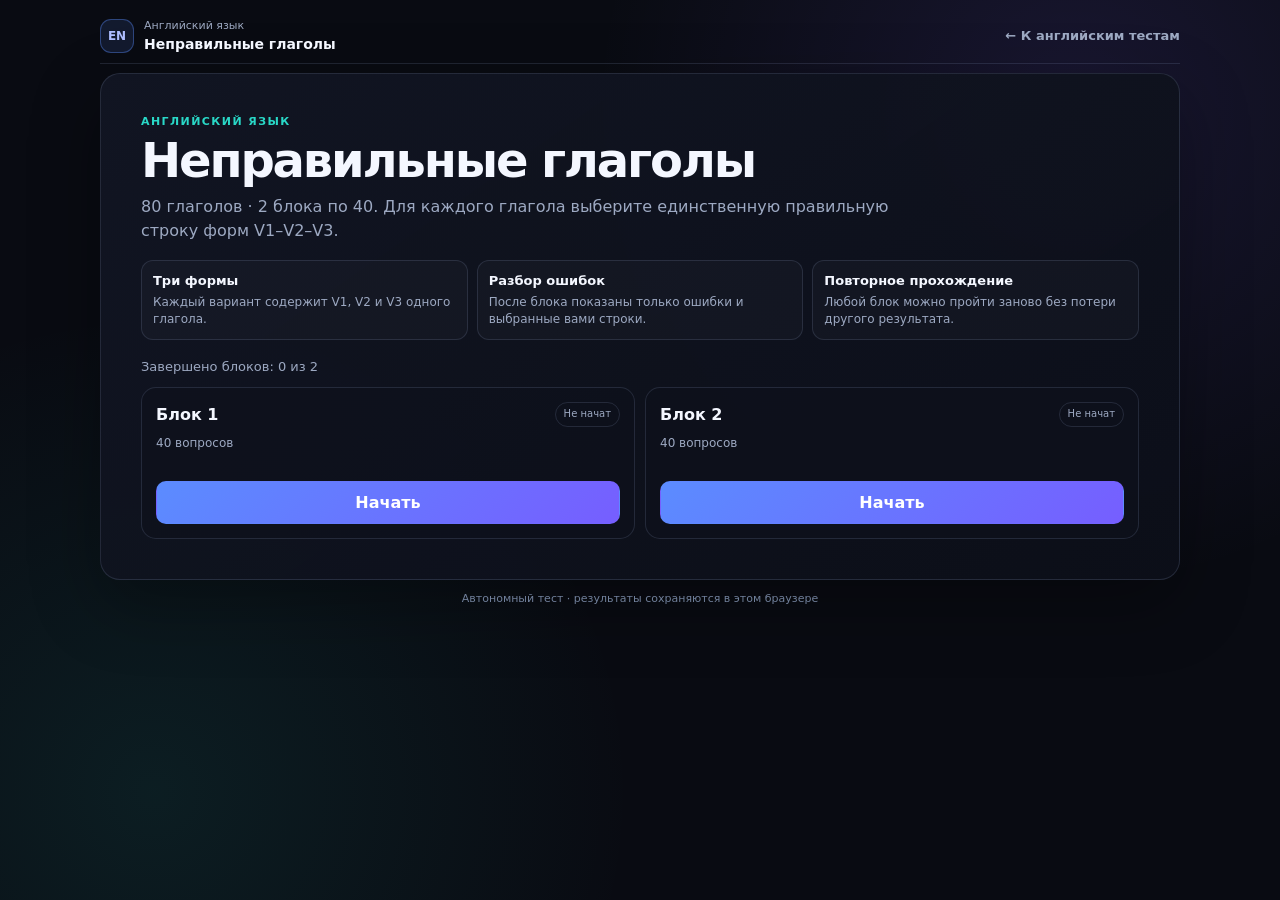
<file: tests/english/4/index.html>
<!doctype html>
<html lang="ru">
<head>
  <meta charset="utf-8">
  <meta name="viewport" content="width=device-width, initial-scale=1">
  <meta name="description" content="Тест по 80 распространённым неправильным глаголам английского языка.">
  <meta name="theme-color" content="#090b12">
  <title>Неправильные глаголы — английский язык</title>
  <style>
    :root { color-scheme: dark; --bg:#090b12; --surface:rgba(18,22,35,.94); --surface-2:rgba(27,33,50,.9); --text:#f4f7ff; --muted:#9da9c2; --blue:#5b8cff; --cyan:#29d8c7; --line:rgba(151,168,205,.17); --shadow:0 24px 70px rgba(0,0,0,.32); }
    * { box-sizing: border-box; }
    html { min-width: 320px; }
    body { min-height:100vh; margin:0; overflow-x:hidden; background:radial-gradient(circle at 84% 12%,rgba(129,98,255,.13),transparent 30rem),radial-gradient(circle at 12% 88%,rgba(41,216,199,.09),transparent 30rem),var(--bg); color:var(--text); font-family:Inter,ui-sans-serif,system-ui,-apple-system,BlinkMacSystemFont,"Segoe UI",sans-serif; line-height:1.45; }
    button,input { font:inherit; }
    button { cursor:pointer; }
    button:disabled { cursor:not-allowed; opacity:.48; }
    .shell { width:min(1080px,calc(100% - 24px)); margin:auto; padding:10px 0 16px; }
    .topbar { min-height:54px; display:flex; align-items:center; justify-content:space-between; gap:14px; margin-bottom:9px; border-bottom:1px solid var(--line); }
    .brand { min-width:0; display:flex; align-items:center; gap:10px; }
    .brand-mark { width:34px; height:34px; flex:0 0 auto; display:grid; place-items:center; border:1px solid rgba(91,140,255,.38); border-radius:11px; background:rgba(91,140,255,.12); color:#aebdff; font-size:12px; font-weight:800; }
    .brand-name { color:var(--muted); font-size:11px; }
    .brand-title { max-width:340px; overflow:hidden; text-overflow:ellipsis; white-space:nowrap; font-size:14px; font-weight:760; }
    .back-link { color:var(--muted); font-size:13px; font-weight:680; text-decoration:none; }
    .back-link:hover { color:var(--text); }
    .btn:focus-visible,.back-link:focus-visible,.option:has(input:focus-visible) { outline:3px solid var(--cyan); outline-offset:3px; }
    .panel { overflow:hidden; border:1px solid var(--line); border-radius:20px; background:linear-gradient(145deg,var(--surface),rgba(12,15,25,.96)); box-shadow:var(--shadow); }
    .home { padding:clamp(20px,4vw,40px); }
    .eyebrow { margin:0 0 5px; color:var(--cyan); font-size:11px; font-weight:800; letter-spacing:.13em; text-transform:uppercase; }
    h1 { margin:0; font-size:clamp(30px,5vw,48px); letter-spacing:-.045em; line-height:1.05; }
    .lead { max-width:760px; margin:10px 0 0; color:var(--muted); }
    .rules { display:grid; grid-template-columns:repeat(3,1fr); gap:9px; margin:18px 0; }
    .rule { padding:11px; border:1px solid var(--line); border-radius:12px; background:rgba(255,255,255,.025); color:var(--muted); font-size:12px; }
    .rule strong { display:block; margin-bottom:3px; color:var(--text); font-size:13px; }
    .summary { margin-bottom:10px; color:var(--muted); font-size:13px; }
    .block-grid { display:grid; grid-template-columns:repeat(2,minmax(0,1fr)); gap:10px; }
    .block-card { padding:14px; border:1px solid var(--line); border-radius:15px; background:rgba(14,18,29,.65); }
    .block-card.done { border-color:rgba(41,216,199,.34); background:rgba(25,63,63,.22); }
    .block-card.active { border-color:rgba(91,140,255,.5); }
    .block-top { display:flex; align-items:center; justify-content:space-between; gap:12px; }
    .block-name { font-weight:780; }
    .badge { padding:4px 8px; border:1px solid var(--line); border-radius:999px; color:var(--muted); font-size:10px; white-space:nowrap; }
    .block-score { min-height:38px; margin:8px 0; color:var(--muted); font-size:12px; }
    .card-actions { display:flex; flex-wrap:wrap; gap:7px; }
    .btn { min-height:40px; padding:9px 13px; border:1px solid transparent; border-radius:10px; background:linear-gradient(135deg,var(--blue),#765eff); color:white; font-weight:760; transition:transform .16s ease,filter .16s ease; }
    .btn:hover:not(:disabled) { transform:translateY(-1px); filter:brightness(1.08); }
    .btn.secondary { border-color:var(--line); background:rgba(255,255,255,.04); color:var(--text); }
    .btn.full { width:100%; }
    .overall { margin-top:13px; padding:12px 13px; border:1px solid rgba(41,216,199,.22); border-radius:12px; background:rgba(41,216,199,.07); color:var(--muted); font-size:13px; }
    .overall strong { color:var(--text); }
    .test-view { min-height:min(700px,calc(100vh - 94px)); display:flex; flex-direction:column; }
    .test-head { padding:11px 16px 9px; border-bottom:1px solid var(--line); background:rgba(255,255,255,.02); }
    .test-head-row { display:flex; align-items:center; justify-content:space-between; gap:12px; }
    .test-meta { color:var(--muted); font-size:12px; }
    .progress-track { height:4px; overflow:hidden; margin-top:8px; border-radius:999px; background:rgba(255,255,255,.06); }
    .progress-fill { height:100%; border-radius:inherit; background:linear-gradient(90deg,var(--blue),var(--cyan)); }
    .question-wrap { flex:1; display:flex; flex-direction:column; padding:clamp(17px,3vw,30px); }
    .question-label { color:var(--muted); font-size:11px; letter-spacing:.08em; text-transform:uppercase; }
    .word { margin:3px 0 0; font-size:clamp(34px,6vw,56px); letter-spacing:-.04em; line-height:1.05; overflow-wrap:anywhere; }
    .meaning { margin:3px 0 12px; color:var(--muted); font-size:14px; }
    .prompt { margin-bottom:8px; font-size:13px; font-weight:690; }
    .forms-head { display:grid; grid-template-columns:70px repeat(3,minmax(0,1fr)); gap:10px; padding:0 14px 7px; color:var(--muted); font:750 13px/1.2 ui-monospace,SFMono-Regular,Menlo,Consolas,monospace; text-transform:uppercase; }
    .forms-head span:first-child { grid-column:2; }
    .options { display:grid; gap:10px; }
    .option { min-height:76px; display:grid; grid-template-columns:22px 28px minmax(0,1fr); align-items:center; gap:10px; padding:14px; border:1px solid var(--line); border-radius:14px; background:var(--surface-2); transition:border-color .15s ease,background .15s ease; }
    .option:hover { border-color:rgba(91,140,255,.5); }
    .option.selected { border-color:rgba(41,216,199,.56); background:rgba(41,216,199,.08); }
    .option input { width:20px; height:20px; margin:0; accent-color:var(--cyan); }
    .letter { color:var(--cyan); font-size:18px; font-weight:850; }
    .verb-forms { min-width:0; display:grid; grid-template-columns:repeat(3,minmax(0,1fr)); gap:10px; font:700 clamp(18px,2vw,21px)/1.25 ui-monospace,SFMono-Regular,Menlo,Consolas,monospace; }
    .verb-forms span { overflow-wrap:anywhere; }
    .nav { display:flex; align-items:center; justify-content:space-between; gap:10px; margin-top:auto; padding-top:14px; }
    .result { padding:clamp(22px,4vw,42px); text-align:center; }
    .result h2 { margin:5px 0 2px; font-size:clamp(27px,4vw,38px); }
    .subject { margin:0; color:var(--muted); font-size:13px; }
    .score { margin:13px 0 3px; color:#8cf4ea; font-size:clamp(42px,7vw,66px); font-weight:850; letter-spacing:-.05em; }
    .result-note { max-width:640px; margin:0 auto 16px; color:var(--muted); }
    .table-scroll { width:100%; overflow-x:auto; margin:16px auto; border:1px solid var(--line); border-radius:13px; }
    .result-table { width:100%; min-width:520px; border-collapse:collapse; text-align:left; }
    .result-table th,.result-table td { padding:9px 11px; border-bottom:1px solid var(--line); white-space:nowrap; }
    .result-table tr:last-child td { border-bottom:0; }
    .result-table th { color:var(--muted); font-size:11px; letter-spacing:.04em; text-transform:uppercase; }
    .result-table td:nth-child(n+2),.result-table th:nth-child(n+2) { text-align:right; }
    .mistakes-review { margin:18px 0 0; padding:16px; border:1px solid rgba(255,183,92,.28); border-radius:14px; background:rgba(90,54,20,.18); text-align:left; }
    .mistakes-review h3 { margin:0 0 10px; font-size:17px; }
    .mistakes-review p { margin:0; color:var(--muted); }
    .mistake-list { display:grid; gap:8px; margin:0; padding:0; list-style:none; }
    .mistake-item { padding:10px 11px; border:1px solid var(--line); border-radius:10px; background:rgba(10,13,22,.34); }
    .mistake-question { display:block; margin-bottom:3px; font-weight:760; }
    .mistake-answer { color:var(--muted); overflow-wrap:anywhere; }
    .result-actions { display:flex; flex-wrap:wrap; justify-content:center; gap:8px; margin-top:16px; }
    .report-date { margin:13px 0 0; color:var(--muted); font-size:12px; }
    .footer { padding:11px 0 0; color:#71809b; font-size:11px; text-align:center; }
    @media (max-width:700px) {
      .shell { width:min(100% - 16px,1080px); padding-top:6px; }
      .topbar { min-height:46px; margin-bottom:6px; }
      .brand-name { display:none; }
      .brand-title { max-width:145px; font-size:13px; }
      .back-link { font-size:12px; }
      .panel { border-radius:17px; }
      .home { padding:18px 15px; }
      .rules,.block-grid { grid-template-columns:1fr; }
      .test-view { min-height:calc(100svh - 68px); }
      .test-head { padding:9px 12px 8px; }
      .test-head .btn { min-height:36px; padding:7px 9px; font-size:12px; }
      .question-wrap { padding:14px 12px; }
      .word { font-size:clamp(30px,10.2vw,38px); }
      .option { min-height:70px; grid-template-columns:20px 24px minmax(0,1fr); padding:12px 8px; gap:6px; }
      .option input { width:19px; height:19px; }
      .letter { font-size:16px; }
      .forms-head { grid-template-columns:56px repeat(3,minmax(0,1fr)); gap:6px; padding:0 8px 6px; font-size:12px; }
      .verb-forms { gap:6px; font-size:clamp(16px,4.7vw,18px); line-height:1.28; }
      .result { padding:20px 13px; }
    }
    @media print {
      :root { color-scheme:light; --text:#152033; --muted:#596477; --line:#d9dee8; }
      body { min-height:auto; background:white; color:var(--text); }
      .shell { width:100%; padding:0; }
      .topbar,.result-actions,.mistakes-review,.footer { display:none !important; }
      .panel { overflow:visible; border:0; border-radius:0; background:white; box-shadow:none; }
      .result { padding:10mm 8mm; }
      .score { color:#176b67; }
      .table-scroll { overflow:visible; }
      .result-table { min-width:0; }
      .result-table,.overall { break-inside:avoid; }
      .overall { background:#eef8f6; color:#354052; }
    }
    @media (prefers-reduced-motion:reduce) { *,*::before,*::after { transition-duration:.01ms !important; } }
  </style>
</head>
<body>
  <noscript><div class="shell"><div class="panel home">Для работы теста необходимо включить JavaScript в браузере.</div></div></noscript>
  <main class="shell" id="app" aria-live="polite"></main>
  <script>
    'use strict';
    const RAW_VERBS = [
      ['be','was / were','been','быть'],['become','became','become','становиться'],['begin','began','begun','начинать'],['break','broke','broken','ломать'],
      ['bring','brought','brought','приносить'],['build','built','built','строить'],['buy','bought','bought','покупать'],['catch','caught','caught','ловить'],
      ['choose','chose','chosen','выбирать'],['come','came','come','приходить'],['bite','bit','bitten','кусать'],['cut','cut','cut','резать'],
      ['do','did','done','делать'],['draw','drew','drawn','рисовать'],['drink','drank','drunk','пить'],['drive','drove','driven','водить'],
      ['eat','ate','eaten','есть'],['fall','fell','fallen','падать'],['feel','felt','felt','чувствовать'],['fight','fought','fought','бороться'],
      ['find','found','found','находить'],['fly','flew','flown','летать'],['forget','forgot','forgotten','забывать'],['get','got','got / gotten','получать'],
      ['give','gave','given','давать'],['go','went','gone','идти'],['grow','grew','grown','расти'],['have','had','had','иметь'],
      ['hear','heard','heard','слышать'],['hold','held','held','держать'],['keep','kept','kept','хранить'],['know','knew','known','знать'],
      ['leave','left','left','покидать'],['lend','lent','lent','одалживать'],['let','let','let','позволять'],['lose','lost','lost','терять'],
      ['make','made','made','делать, создавать'],['mean','meant','meant','означать'],['meet','met','met','встречать'],['pay','paid','paid','платить'],
      ['put','put','put','класть'],['freeze','froze','frozen','замерзать'],['ride','rode','ridden','ездить верхом'],['ring','rang','rung','звонить'],
      ['rise','rose','risen','подниматься'],['run','ran','run','бежать'],['say','said','said','говорить'],['see','saw','seen','видеть'],
      ['sell','sold','sold','продавать'],['send','sent','sent','отправлять'],['set','set','set','устанавливать'],['shake','shook','shaken','трясти'],
      ['shine','shone','shone','сиять'],['shoot','shot','shot','стрелять'],['show','showed','shown','показывать'],['shut','shut','shut','закрывать'],
      ['sing','sang','sung','петь'],['sit','sat','sat','сидеть'],['sleep','slept','slept','спать'],['speak','spoke','spoken','говорить'],
      ['spend','spent','spent','тратить'],['stand','stood','stood','стоять'],['steal','stole','stolen','красть'],['swim','swam','swum','плавать'],
      ['take','took','taken','брать'],['teach','taught','taught','обучать'],['tell','told','told','рассказывать'],['think','thought','thought','думать'],
      ['throw','threw','thrown','бросать'],['understand','understood','understood','понимать'],['wake','woke','woken','просыпаться'],['wear','wore','worn','носить'],
      ['win','won','won','выигрывать'],['write','wrote','written','писать'],['blow','blew','blown','дуть'],['strike','struck','struck','ударять'],
      ['dig','dug','dug','копать'],['feed','fed','fed','кормить'],['hide','hid','hidden','прятать'],['hit','hit','hit','ударять']
    ];

    function wrongForms(base, past, participle) {
      const regular = base + 'ed';
      if (past !== participle) return [[base, participle, participle], [base, base, past]];
      if (past !== base) return [[base, base, participle], [base, past, base]];
      return [[base, regular, regular], [base, regular, base]];
    }

    const TEST_DATA = { questions: RAW_VERBS.map(function (row, index) {
      const base = row[0], past = row[1], participle = row[2];
      const correct = [base, past, participle];
      const wrong = wrongForms(base, past, participle);
      const correctIndex = index % 3;
      const options = wrong.slice();
      options.splice(correctIndex, 0, correct);
      return { id:'irregular-' + String(index + 1).padStart(3,'0'), word:base, meaning:row[3], pos:'irregular', subtest:index < 40 ? 1 : 2, orderInSubtest:index % 40 + 1, options:options, correctIndex:correctIndex };
    }) };
    const CONFIG = { category:'irregular-verbs', title:'Неправильные глаголы', subtitle:'80 глаголов · 2 блока по 40', total:80 };
    const STORAGE_KEY = 'english-vocabulary-test-v3-' + CONFIG.category;
    const letters = ['A','B','C'];
    const app = document.getElementById('app');
    const blockNumbers = [1,2];

    function initialState() { return { version:3, completed:{}, active:null }; }
    function loadState() {
      try { const parsed = JSON.parse(localStorage.getItem(STORAGE_KEY)); if (parsed && parsed.version === 3 && parsed.completed) return parsed; } catch (error) {}
      return initialState();
    }
    let state = loadState();
    function saveState() { try { localStorage.setItem(STORAGE_KEY, JSON.stringify(state)); } catch (error) {} }
    function escapeHtml(value) { return String(value).replace(/[&<>"']/g,function (char) { return {'&':'&amp;','<':'&lt;','>':'&gt;','"':'&quot;',"'":'&#039;'}[char]; }); }
    function shuffle(items) { const result=items.slice(); for(let index=result.length-1;index>0;index-=1){const target=Math.floor(Math.random()*(index+1));const temp=result[index];result[index]=result[target];result[target]=temp;} return result; }
    function pageFrame(content) { return '<div class="topbar"><div class="brand"><div class="brand-mark">EN</div><div><div class="brand-name">Английский язык</div><div class="brand-title">'+escapeHtml(CONFIG.title)+'</div></div></div><a class="back-link" href="/tests/english/">← К английским тестам</a></div><section class="panel">'+content+'</section><div class="footer">Автономный тест · результаты сохраняются в этом браузере</div>'; }
    function completedResults() { return blockNumbers.map(function(number){return state.completed[number];}).filter(Boolean); }
    function completedCount() { return completedResults().length; }
    function totalCompletedScore() { return completedResults().reduce(function(sum,result){return sum+result.score;},0); }
    function percent(score,total) { return total ? Math.round(score/total*100) : 0; }

    function renderHome() {
      const complete=completedCount(), allDone=complete===blockNumbers.length;
      const cards=blockNumbers.map(function(number){
        const result=state.completed[number], active=state.active&&state.active.block===number;
        const classes=['block-card']; if(result)classes.push('done'); if(active)classes.push('active');
        const label=active?'В процессе':result?'Завершён':'Не начат';
        let score=result?result.score+' из '+result.total+' правильных · '+result.percent+'%':'40 вопросов';
        if(active&&result)score+='<br>Сохранённый результат будет заменён после завершения.';
        let buttons='';
        if(active)buttons='<button class="btn full" data-continue="'+number+'">Продолжить</button>';
        else if(result)buttons='<button class="btn secondary" data-result="'+number+'">Результат</button><button class="btn" data-retry="'+number+'">Пройти заново</button>';
        else buttons='<button class="btn full" data-start="'+number+'">Начать</button>';
        return '<article class="'+classes.join(' ')+'"><div class="block-top"><div class="block-name">Блок '+number+'</div><span class="badge">'+label+'</span></div><div class="block-score">'+score+'</div><div class="card-actions">'+buttons+'</div></article>';
      }).join('');
      const completedScore=totalCompletedScore(), completedTotal=complete*40;
      let overall='';
      if(complete>0&&!allDone)overall='<div class="overall"><strong>Промежуточный результат:</strong> '+completedScore+' из '+completedTotal+' ('+percent(completedScore,completedTotal)+'%).<br>Завершено блоков: '+complete+' из 2. Это ещё не итог всего теста.</div>';
      if(allDone)overall='<div class="overall"><strong>Итог по всему тесту:</strong> '+completedScore+' из 80 ('+percent(completedScore,80)+'%).<br>Все блоки завершены.<br><button class="btn" id="open-final">Открыть итоговый результат</button></div>';
      const content='<div class="home"><div class="eyebrow">Английский язык</div><h1>'+escapeHtml(CONFIG.title)+'</h1><p class="lead">'+escapeHtml(CONFIG.subtitle)+'. Для каждого глагола выберите единственную правильную строку форм V1–V2–V3.</p><div class="rules"><div class="rule"><strong>Три формы</strong>Каждый вариант содержит V1, V2 и V3 одного глагола.</div><div class="rule"><strong>Разбор ошибок</strong>После блока показаны только ошибки и выбранные вами строки.</div><div class="rule"><strong>Повторное прохождение</strong>Любой блок можно пройти заново без потери другого результата.</div></div><div class="summary">Завершено блоков: '+complete+' из 2</div><div class="block-grid">'+cards+'</div>'+overall+'</div>';
      app.innerHTML=pageFrame(content);
      document.querySelectorAll('[data-start]').forEach(function(button){button.addEventListener('click',function(){startBlock(Number(button.dataset.start),false);});});
      document.querySelectorAll('[data-continue]').forEach(function(button){button.addEventListener('click',function(){startBlock(Number(button.dataset.continue),false);});});
      document.querySelectorAll('[data-retry]').forEach(function(button){button.addEventListener('click',function(){startBlock(Number(button.dataset.retry),true);});});
      document.querySelectorAll('[data-result]').forEach(function(button){button.addEventListener('click',function(){renderResult(Number(button.dataset.result));});});
      const finalButton=document.getElementById('open-final'); if(finalButton)finalButton.addEventListener('click',function(){renderResult(2);});
    }

    function startBlock(number,retry) {
      if(state.active&&state.active.block===number){renderQuestion();return;}
      if(state.completed[number]&&!retry){renderResult(number);return;}
      if(state.active&&!confirm('Другой блок ещё не завершён. Начать новый и удалить незавершённые ответы?'))return;
      const questions=shuffle(TEST_DATA.questions.filter(function(question){return question.subtest===number;}));
      state.active={block:number,index:0,questionIds:questions.map(function(question){return question.id;}),answers:{},startedAt:Date.now(),retry:Boolean(state.completed[number])};
      saveState(); renderQuestion();
    }
    function activeQuestions(){if(!state.active)return[];const byId=new Map(TEST_DATA.questions.map(function(question){return[question.id,question];}));return state.active.questionIds.map(function(id){return byId.get(id);}).filter(Boolean);}
    function formsText(forms){return forms.join(' — ');}

    function renderQuestion(){
      if(!state.active){renderHome();return;}
      const questions=activeQuestions(); if(!questions.length){state.active=null;saveState();renderHome();return;}
      const index=Math.max(0,Math.min(state.active.index,questions.length-1)); state.active.index=index;
      const question=questions[index],selected=state.active.answers[question.id];
      const options=question.options.map(function(option,optionIndex){const checked=selected===optionIndex;return '<label class="option '+(checked?'selected':'')+'"><input type="radio" name="answer" value="'+optionIndex+'" '+(checked?'checked':'')+'><span class="letter">'+letters[optionIndex]+'.</span><span class="verb-forms">'+option.map(function(form){return '<span>'+escapeHtml(form)+'</span>';}).join('')+'</span></label>';}).join('');
      const progress=Math.round((index+1)/questions.length*100),isLast=index===questions.length-1;
      const content='<div class="test-view"><div class="test-head"><div class="test-head-row"><div><strong>Блок '+state.active.block+'</strong><div class="test-meta">Вопрос '+(index+1)+' из '+questions.length+(state.active.retry?' · повторное прохождение':'')+'</div></div><button class="btn secondary" id="to-home">К блокам</button></div><div class="progress-track"><div class="progress-fill" style="width:'+progress+'%"></div></div></div><div class="question-wrap"><div class="question-label">Неправильный глагол</div><h2 class="word">'+escapeHtml(question.word)+'</h2><div class="meaning">'+escapeHtml(question.meaning)+'</div><div class="prompt">Выберите правильную строку:</div><div class="forms-head"><span>V1</span><span>V2</span><span>V3</span></div><div class="options">'+options+'</div><div class="nav"><button class="btn secondary" id="previous" '+(index===0?'disabled':'')+'>Назад</button><button class="btn" id="next" '+(selected===undefined?'disabled':'')+'>'+(isLast?'Завершить блок':'Следующий вопрос')+'</button></div></div></div>';
      app.innerHTML=pageFrame(content);
      document.getElementById('to-home').addEventListener('click',renderHome);
      document.getElementById('previous').addEventListener('click',function(){state.active.index-=1;saveState();renderQuestion();});
      document.querySelectorAll('input[name="answer"]').forEach(function(input){input.addEventListener('change',function(){state.active.answers[question.id]=Number(input.value);saveState();renderQuestion();});});
      document.getElementById('next').addEventListener('click',function(){if(state.active.answers[question.id]===undefined)return;if(isLast)finishBlock();else{state.active.index+=1;saveState();renderQuestion();}});
    }

    function finishBlock(){
      const active=state.active,questions=activeQuestions(),unanswered=questions.filter(function(question){return active.answers[question.id]===undefined;});
      if(unanswered.length){alert('Остались вопросы без ответа: '+unanswered.length+'.');state.active.index=questions.findIndex(function(question){return active.answers[question.id]===undefined;});saveState();renderQuestion();return;}
      const score=questions.reduce(function(sum,question){return sum+(active.answers[question.id]===question.correctIndex?1:0);},0),number=active.block;
      state.completed[number]={score:score,total:questions.length,percent:percent(score,questions.length),completedAt:new Date().toISOString(),durationSeconds:Math.max(1,Math.round((Date.now()-active.startedAt)/1000)),mistakes:questions.filter(function(question){return active.answers[question.id]!==question.correctIndex;}).map(function(question){return{question:question.word,selected:formsText(question.options[active.answers[question.id]])};})};
      state.active=null;saveState();renderResult(number);
    }
    function formatDuration(seconds){const minutes=Math.floor(seconds/60);return minutes+' мин '+(seconds%60)+' сек';}
    function reportDate(){return new Date().toLocaleString('ru-RU');}
    function resultRows(){return blockNumbers.map(function(number){const result=state.completed[number];if(!result)return'';return '<tr><td>Блок '+number+'</td><td>'+result.score+' из '+result.total+'</td><td>'+result.percent+'%</td><td>'+formatDuration(result.durationSeconds)+'</td></tr>';}).join('');}
    function mistakesReview(result){
      if(!Array.isArray(result.mistakes))return '<section class="mistakes-review"><h3>Ошибки в этом блоке</h3><p>Для ранее сохранённого результата перечень ошибок недоступен. Он появится после повторного прохождения блока.</p></section>';
      if(!result.mistakes.length)return '<section class="mistakes-review"><h3>Ошибки в этом блоке</h3><p>Ошибок нет — все ответы верны.</p></section>';
      const items=result.mistakes.map(function(mistake){return '<li class="mistake-item"><span class="mistake-question">'+escapeHtml(mistake.question)+'</span><span class="mistake-answer">Ваш ответ: '+escapeHtml(mistake.selected)+'</span></li>';}).join('');
      return '<section class="mistakes-review"><h3>Ошибки в блоке: '+result.mistakes.length+'</h3><ul class="mistake-list">'+items+'</ul></section>';
    }

    function renderResult(number){
      const result=state.completed[number];if(!result){renderHome();return;}
      const complete=completedCount(),allDone=complete===2,totalScore=totalCompletedScore(),currentTotal=complete*40,totalPercent=percent(totalScore,allDone?80:currentTotal);
      const heading=allDone?'Итоговый результат':'Блок '+number+' завершён',score=allDone?totalScore+' / 80':result.score+' / '+result.total;
      const note=allDone?totalPercent+'% по всему тесту. Результаты учитывают последние завершённые попытки каждого блока.':result.percent+'% в блоке '+number+'. Ниже показан промежуточный результат только по завершённым блокам.';
      const overall=allDone?'<div class="overall"><strong>Общий результат:</strong> '+totalScore+' из 80 ('+totalPercent+'%).</div>':'<div class="overall"><strong>Промежуточный результат:</strong> '+totalScore+' из '+currentTotal+' ('+totalPercent+'%).<br>Завершено блоков: '+complete+' из 2. Это ещё не итог всего теста.</div>';
      const printAction=allDone?'<button class="btn" id="print">Сохранить итог в PDF</button>':'';
      const content='<div class="result"><div class="eyebrow">'+heading+'</div><h2>'+escapeHtml(CONFIG.title)+'</h2><p class="subject">Предмет: Английский язык</p><div class="score">'+score+'</div><p class="result-note">'+note+'</p><div class="table-scroll"><table class="result-table"><thead><tr><th>Раздел</th><th>Правильные ответы</th><th>Процент</th><th>Время</th></tr></thead><tbody>'+resultRows()+'</tbody></table></div>'+overall+mistakesReview(result)+'<div class="result-actions"><button class="btn secondary" id="home">К списку блоков</button><button class="btn secondary" id="retry">Пройти блок '+number+' заново</button>'+printAction+'</div><p class="report-date">Дата формирования отчёта: <span id="report-date">'+escapeHtml(reportDate())+'</span></p></div>';
      app.innerHTML=pageFrame(content);
      document.getElementById('home').addEventListener('click',renderHome);
      document.getElementById('retry').addEventListener('click',function(){startBlock(number,true);});
      if(allDone)document.getElementById('print').addEventListener('click',function(){document.getElementById('report-date').textContent=reportDate();window.print();});
    }
    document.addEventListener('keydown',function(event){if(!state.active)return;if(['1','2','3','a','b','c','A','B','C'].includes(event.key)){const lookup={'1':0,'a':0,'A':0,'2':1,'b':1,'B':1,'3':2,'c':2,'C':2};const input=document.querySelector('input[name="answer"][value="'+lookup[event.key]+'"]');if(input){input.checked=true;input.dispatchEvent(new Event('change',{bubbles:true}));}}});
    renderHome();
  </script>
</body>
</html>
</file>
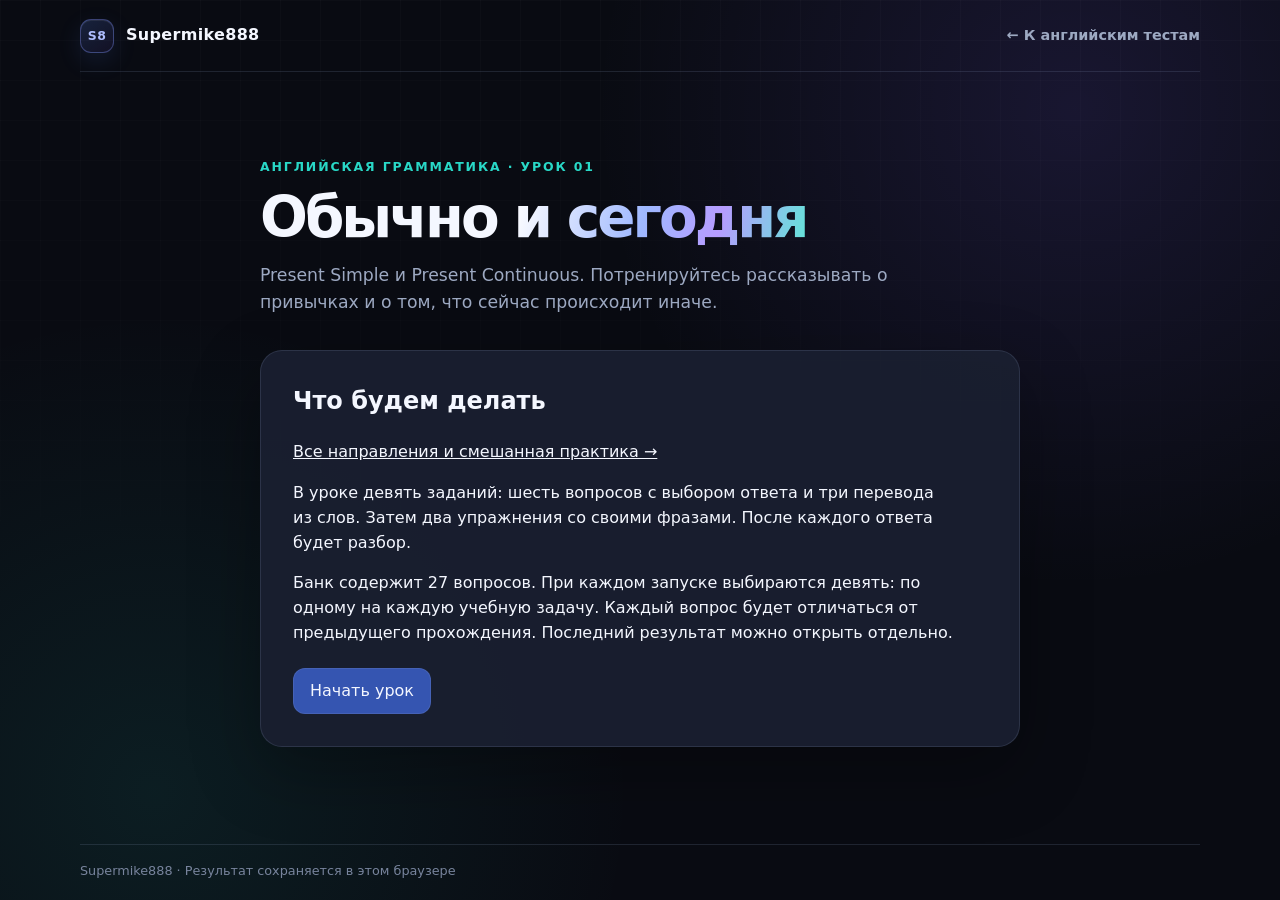
<file: tests/english/grammar/index.html>
<!doctype html>
<html lang="ru">
<head>
  <meta charset="utf-8">
  <meta name="viewport" content="width=device-width, initial-scale=1">
  <meta name="theme-color" content="#090b12">
  <title>Обычно и сегодня — урок английской грамматики</title>
  <link rel="stylesheet" href="../../catalog.css">
  <style>
    .lesson { width: min(100%, 760px); margin-inline: auto; }
    .panel { padding: clamp(18px, 4vw, 32px); border: 1px solid var(--border); border-radius: 22px; background: var(--surface-strong); box-shadow: var(--shadow); }
    .panel h2 { margin-top: 0; }
    .panel h2:focus { outline: none; }
    .panel p { max-width: 65ch; }
    .options, .actions { display: flex; flex-wrap: wrap; gap: 10px; }
    .actions { margin-top: 22px; }
    button, textarea { font: inherit; color: inherit; border: 1px solid var(--border); border-radius: 12px; background: var(--surface); }
    button { padding: 10px 16px; cursor: pointer; }
    button:hover:not(:disabled) { border-color: var(--cyan); }
    button:disabled { cursor: default; }
    button:focus-visible, textarea:focus-visible, summary:focus-visible { outline: 2px solid var(--cyan); outline-offset: 3px; }
    .primary { background: #3555b1; }
    .correct { border-color: var(--cyan); }
    .incorrect { border-color: var(--amber); }
    .feedback { border-left: 3px solid var(--cyan); padding-left: 14px; margin-top: 18px; }
    textarea { width: 100%; min-height: 120px; padding: 12px; resize: vertical; }
    summary { cursor: pointer; }
    .panel li + li { margin-top: 12px; }
    @media print {
      :root { color-scheme: light; }
      body, .panel { background: white; color: black; box-shadow: none; }
      .shell { min-height: auto; width: 100%; }
      .topbar, .hero, footer, .actions { display: none; }
      main { display: block; padding: 0; }
      .panel { padding: 0; border: 0; }
      .panel li { break-inside: avoid; }
    }
  </style>
  <script src="lesson.js" defer></script>
</head>
<body>
  <div class="shell">
    <header class="topbar">
      <a class="brand" href="../../../index.html"><span class="brand-mark" aria-hidden="true">S8</span><span>Supermike888</span></a>
      <a class="back-link" href="../index.html">← К английским тестам</a>
    </header>
    <main class="lesson">
      <section class="hero">
        <p class="eyebrow">Английская грамматика · Урок 01</p>
        <h1>Обычно <span class="gradient-text">и сегодня</span></h1>
        <p class="intro">Present Simple и Present Continuous. Потренируйтесь рассказывать о привычках и о том, что сейчас происходит иначе.</p>
      </section>
      <section class="panel" id="lesson-panel" aria-label="Задания урока"></section>
    </main>
    <footer>Supermike888 · Результат сохраняется в этом браузере</footer>
  </div>
</body>
</html>
</file>
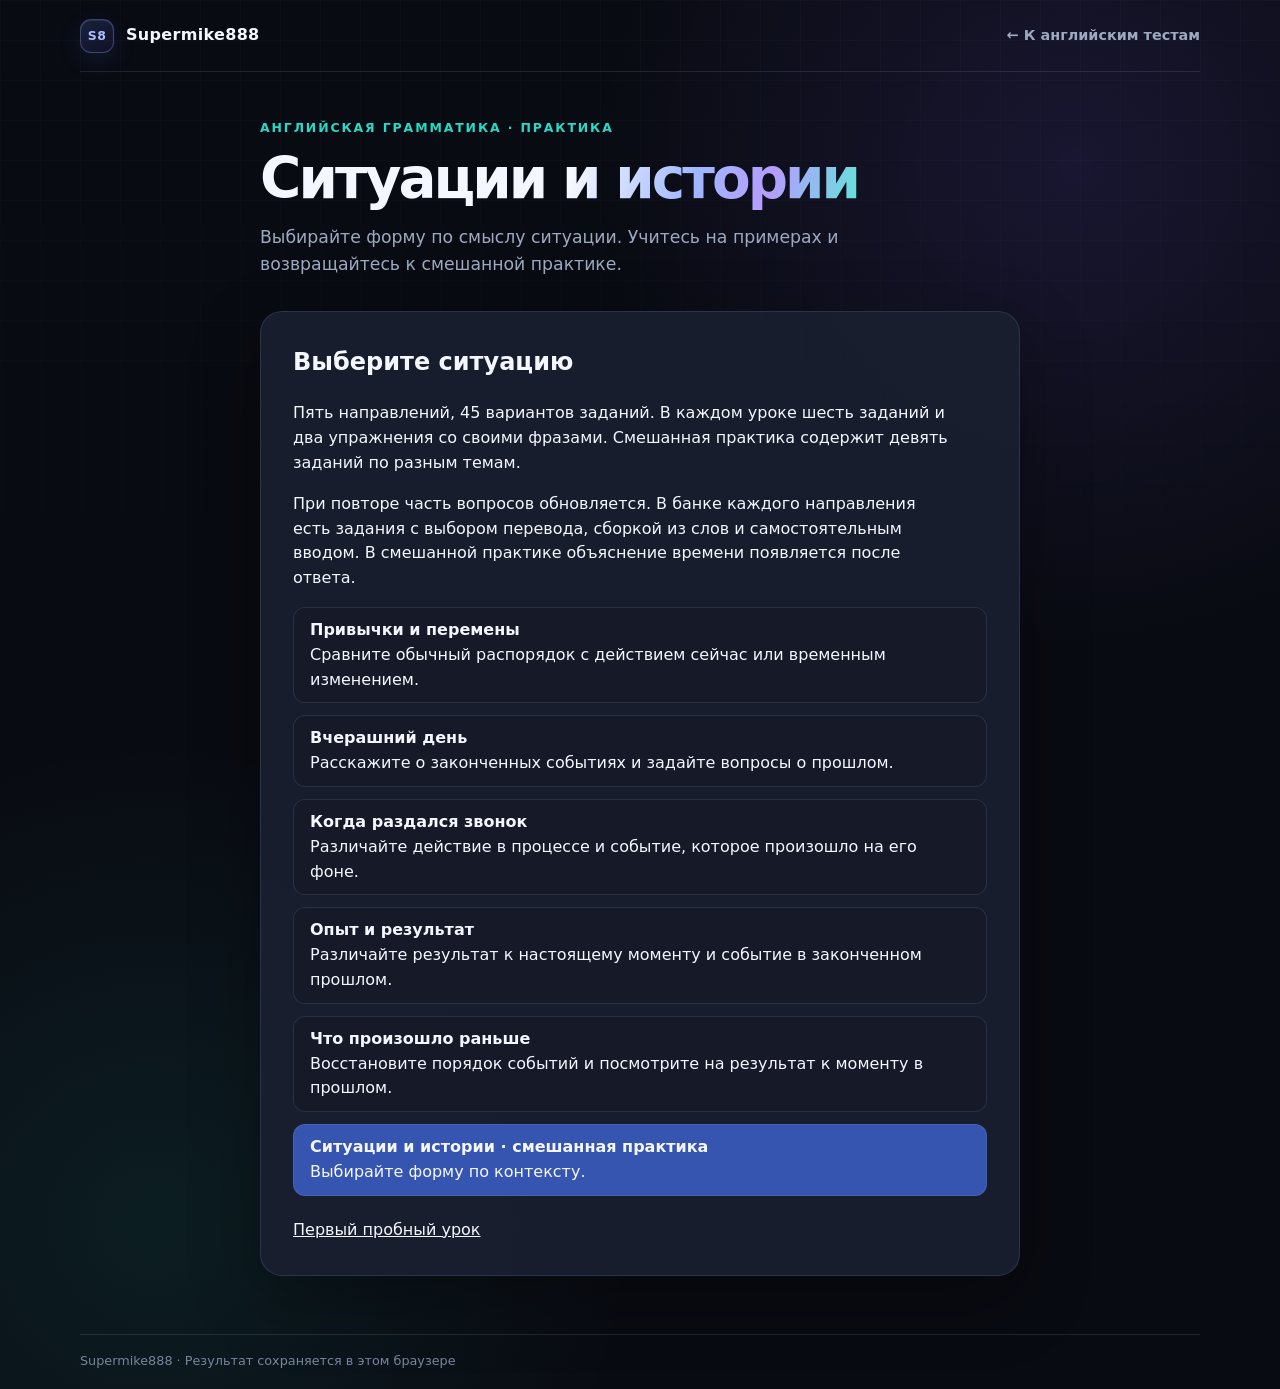
<file: tests/english/grammar/course.html>
<!doctype html>
<html lang="ru">
<head>
  <meta charset="utf-8">
  <meta name="viewport" content="width=device-width, initial-scale=1">
  <meta name="theme-color" content="#090b12">
  <title>Ситуации и истории — английская грамматика</title>
  <link rel="stylesheet" href="../../catalog.css">
  <style>
    .lesson { width: min(100%, 760px); margin-inline: auto; }
    .panel { padding: clamp(18px, 4vw, 32px); border: 1px solid var(--border); border-radius: 22px; background: var(--surface-strong); box-shadow: var(--shadow); }
    .panel h2 { margin-top: 0; }
    .panel h2:focus { outline: none; }
    .panel p { max-width: 65ch; }
    .options, .actions { display: flex; flex-wrap: wrap; gap: 10px; }
    .actions { margin-top: 22px; }
    button, textarea { font: inherit; color: inherit; border: 1px solid var(--border); border-radius: 12px; background: var(--surface); }
    button { padding: 10px 16px; cursor: pointer; }
    button:hover:not(:disabled) { border-color: var(--cyan); }
    button:disabled { cursor: default; }
    button:focus-visible, textarea:focus-visible, summary:focus-visible { outline: 2px solid var(--cyan); outline-offset: 3px; }
    .options button { max-width: 100%; text-align: left; } .result-answer { white-space: pre-wrap; overflow-wrap: anywhere; } .progress { color: var(--muted); } .course-cards { display: grid; gap: 12px; } .course-cards button { text-align: left; } input[type="text"] { width: 100%; padding: 12px; font: inherit; color: inherit; background: var(--bg); border: 1px solid var(--border); border-radius: 12px; } .primary { background: #3555b1; }
    .correct { border-color: var(--cyan); }
    .incorrect { border-color: var(--amber); }
    .feedback { border-left: 3px solid var(--cyan); padding-left: 14px; margin-top: 18px; }
    textarea { width: 100%; min-height: 120px; padding: 12px; resize: vertical; }
    summary { cursor: pointer; }
    .panel li + li { margin-top: 12px; }
    @media print {
      :root { color-scheme: light; }
      body, .panel { background: white; color: black; box-shadow: none; }
      .shell { min-height: auto; width: 100%; }
      .topbar, .hero, footer, .actions { display: none; }
      main { display: block; padding: 0; }
      .panel { padding: 0; border: 0; }
      .panel li { break-inside: avoid; }
    }
  </style>
  <script src="course-data.js" defer></script>
  <script src="course.js" defer></script>
</head>
<body>
  <div class="shell">
    <header class="topbar">
      <a class="brand" href="../../../index.html"><span class="brand-mark" aria-hidden="true">S8</span><span>Supermike888</span></a>
      <a class="back-link" href="../index.html">← К английским тестам</a>
    </header>
    <main class="lesson">
      <section class="hero">
        <p class="eyebrow">Английская грамматика · Практика</p>
        <h1>Ситуации <span class="gradient-text">и истории</span></h1>
        <p class="intro">Выбирайте форму по смыслу ситуации. Учитесь на примерах и возвращайтесь к смешанной практике.</p>
      </section>
      <section class="panel" id="lesson-panel" aria-label="Задания урока"></section>
    </main>
    <footer>Supermike888 · Результат сохраняется в этом браузере</footer>
  </div>
</body>
</html>
</file>
<file: tests/catalog.css>
:root {
  color-scheme: dark;
  --bg: #090b12;
  --surface: rgba(21, 25, 39, 0.78);
  --surface-strong: rgba(26, 31, 48, 0.94);
  --text: #f4f7ff;
  --muted: #9da9c2;
  --blue: #5b8cff;
  --violet: #8162ff;
  --cyan: #29d8c7;
  --amber: #ffb75c;
  --border: rgba(151, 168, 205, 0.16);
  --shadow: 0 24px 70px rgba(0, 0, 0, 0.3);
}

* { box-sizing: border-box; }

html { min-width: 320px; }

body {
  min-height: 100vh;
  margin: 0;
  overflow-x: hidden;
  background:
    radial-gradient(circle at 84% 12%, rgba(129, 98, 255, 0.13), transparent 30rem),
    radial-gradient(circle at 12% 88%, rgba(41, 216, 199, 0.09), transparent 30rem),
    var(--bg);
  color: var(--text);
  font-family: Inter, ui-sans-serif, system-ui, -apple-system, BlinkMacSystemFont, "Segoe UI", sans-serif;
  line-height: 1.55;
}

body::before {
  position: fixed;
  inset: 0;
  z-index: -1;
  background-image:
    linear-gradient(rgba(255, 255, 255, 0.018) 1px, transparent 1px),
    linear-gradient(90deg, rgba(255, 255, 255, 0.018) 1px, transparent 1px);
  background-size: 40px 40px;
  mask-image: linear-gradient(to bottom, black, transparent 82%);
  content: "";
  pointer-events: none;
}

a { color: inherit; }

.shell {
  width: min(1120px, calc(100% - 40px));
  min-height: 100vh;
  margin-inline: auto;
  display: flex;
  flex-direction: column;
}

.topbar {
  min-height: 72px;
  display: flex;
  align-items: center;
  justify-content: space-between;
  gap: 20px;
  border-bottom: 1px solid var(--border);
}

.brand {
  display: inline-flex;
  align-items: center;
  gap: 12px;
  font-size: 1rem;
  font-weight: 700;
  letter-spacing: 0.02em;
  text-decoration: none;
}

.brand-mark {
  width: 34px;
  height: 34px;
  display: grid;
  place-items: center;
  border: 1px solid rgba(133, 149, 255, 0.35);
  border-radius: 11px;
  background: linear-gradient(145deg, rgba(91, 140, 255, 0.18), rgba(129, 98, 255, 0.08));
  color: #aebdff;
  font-size: 0.78rem;
  box-shadow: inset 0 1px 0 rgba(255, 255, 255, 0.08), 0 8px 24px rgba(91, 140, 255, 0.12);
}

.back-link {
  display: inline-flex;
  align-items: center;
  gap: 9px;
  color: var(--muted);
  font-size: 0.9rem;
  font-weight: 650;
  text-decoration: none;
  transition: color 180ms ease;
}

.back-link:hover { color: var(--text); }
.back-link:focus-visible, .card:focus-visible { outline: 3px solid var(--cyan); outline-offset: 5px; }
.back-link svg { width: 18px; height: 18px; transition: transform 180ms ease; }
.back-link:hover svg { transform: translateX(-3px); }

main {
  flex: 1;
  display: grid;
  align-content: center;
  gap: 34px;
  padding: 46px 0 58px;
}

.hero { max-width: 760px; }

.eyebrow {
  margin: 0 0 13px;
  color: var(--cyan);
  font-size: 0.78rem;
  font-weight: 700;
  letter-spacing: 0.15em;
  text-transform: uppercase;
}

h1 {
  margin: 0;
  font-size: clamp(2.35rem, 4.4vw, 3.9rem);
  font-weight: 760;
  letter-spacing: -0.052em;
  line-height: 1.02;
}

.gradient-text {
  background: linear-gradient(105deg, #f7f9ff 5%, #9eb8ff 45%, #b69cff 70%, #62e5d8 100%);
  background-clip: text;
  color: transparent;
}

.intro {
  max-width: 650px;
  margin: 16px 0 0;
  color: var(--muted);
  font-size: clamp(1rem, 1.4vw, 1.08rem);
}

.card-grid {
  display: grid;
  grid-template-columns: repeat(var(--columns, 2), minmax(0, 1fr));
  gap: 18px;
}

.card-grid.three { --columns: 3; }
.card-grid.four { --columns: 4; }

.card {
  --accent: var(--blue);
  position: relative;
  min-height: 218px;
  overflow: hidden;
  display: flex;
  flex-direction: column;
  padding: 22px;
  border: 1px solid var(--border);
  border-radius: 22px;
  background: linear-gradient(145deg, var(--surface-strong), var(--surface));
  box-shadow: var(--shadow);
  text-decoration: none;
  isolation: isolate;
  transition: transform 220ms ease, border-color 220ms ease, box-shadow 220ms ease;
}

.card:nth-child(2) { --accent: var(--violet); }
.card:nth-child(3) { --accent: var(--cyan); }
.card:nth-child(4) { --accent: var(--amber); }

.card::before {
  position: absolute;
  inset: 0 0 auto;
  height: 2px;
  background: linear-gradient(90deg, var(--accent), transparent 72%);
  content: "";
  opacity: 0.8;
}

.card::after {
  position: absolute;
  width: 180px;
  height: 180px;
  right: -76px;
  bottom: -94px;
  z-index: -1;
  border-radius: 50%;
  background: var(--accent);
  filter: blur(70px);
  opacity: 0.18;
  content: "";
  transition: opacity 220ms ease, transform 220ms ease;
}

.card:hover {
  transform: translateY(-5px);
  border-color: color-mix(in srgb, var(--accent) 56%, transparent);
  box-shadow: 0 30px 80px rgba(0, 0, 0, 0.42);
}

.card:hover::after { opacity: 0.34; transform: scale(1.15); }

.card-head {
  display: flex;
  align-items: center;
  justify-content: space-between;
  gap: 16px;
}

.number {
  color: var(--accent);
  font: 700 0.78rem/1 ui-monospace, SFMono-Regular, Menlo, Consolas, monospace;
  letter-spacing: 0.1em;
}

.badge {
  padding: 6px 9px;
  border: 1px solid rgba(255, 255, 255, 0.1);
  border-radius: 999px;
  background: rgba(255, 255, 255, 0.04);
  color: #b9c3d9;
  font-size: 0.74rem;
  font-weight: 650;
  white-space: nowrap;
}

.card h2 {
  margin: 25px 0 8px;
  font-size: clamp(1.45rem, 2.5vw, 1.8rem);
  letter-spacing: -0.035em;
  line-height: 1.15;
}

.meta {
  margin: 0;
  color: var(--muted);
  font-size: 0.92rem;
}

.card-action {
  display: flex;
  align-items: center;
  justify-content: space-between;
  gap: 20px;
  margin-top: auto;
  padding-top: 24px;
  color: #e3e8f8;
  font-size: 0.88rem;
  font-weight: 650;
}

.card-action svg { width: 20px; height: 20px; transition: transform 220ms ease; }
.card:hover .card-action svg { transform: translateX(4px); }

footer {
  padding: 16px 0 19px;
  border-top: 1px solid var(--border);
  color: #78849d;
  font-size: 0.8rem;
}

@media (max-width: 820px) {
  .card-grid.three { --columns: 1; }
  .card-grid.four { --columns: 2; }
}

@media (max-width: 720px) {
  .shell { width: min(100% - 24px, 1120px); }
  .topbar { min-height: 64px; }
  .brand > span:last-child { display: none; }
  main { gap: 28px; padding: 36px 0 46px; align-content: start; }
  h1 { font-size: clamp(2.1rem, 9.5vw, 2.5rem); }
  .intro { margin-top: 14px; font-size: 0.98rem; }
  .card-grid, .card-grid.four { --columns: 1; }
  .card { min-height: 196px; padding: 20px; border-radius: 19px; }
  .card h2 { margin-top: 22px; }
}

/* Catalogs use compact cards on desktop and a readable single column on phones. */
.catalog-page .shell { width: min(1280px, calc(100% - 40px)); }
.catalog-page .topbar { min-height: 60px; flex-shrink: 0; }
.catalog-page main { gap: 20px; padding: 24px 0; }
.catalog-page h1 { font-size: clamp(2rem, 3.6vw, 3rem); }
.catalog-page .eyebrow { margin-bottom: 8px; }
.catalog-page .intro { max-width: 900px; margin-top: 12px; }
.catalog-page .card-grid { gap: 14px; }
.catalog-page .card { min-height: 180px; padding: 18px; }
.catalog-page .card-head { flex-wrap: wrap; gap: 8px; }
.catalog-page .card h2 { margin-top: 16px; font-size: 1.35rem; }
.catalog-page .card-action { padding-top: 16px; }
.catalog-page footer { padding: 12px 0; }
.catalog-page .back-link { min-height: 44px; }

@media (min-width: 1000px) and (max-height: 800px) {
  .catalog-page main { gap: 14px; padding: 16px 0; }
  .catalog-page .card { min-height: 0; padding: 14px 16px; }
  .catalog-page .card h2 { margin: 12px 0 6px; font-size: 1.25rem; }
  .catalog-page .meta { font-size: 0.88rem; line-height: 1.4; }
  .catalog-page .card-action { padding-top: 12px; }
  .catalog-page .badge { padding: 4px 8px; }
  .catalog-page .intro { margin-top: 8px; font-size: 1rem; }
}

@media (min-width: 721px) and (max-width: 999px) {
  .catalog-page .card-grid.three { --columns: 2; }
  .catalog-english .card-grid.four { --columns: 2; }
}

@media (max-width: 720px) {
  .catalog-page .shell { width: calc(100% - 32px); }
  .catalog-page main { align-content: start; gap: 20px; padding: 24px 0 32px; }
  .catalog-page .card-grid,
  .catalog-page .card-grid.three,
  .catalog-page .card-grid.four { --columns: 1; }
  .catalog-page .card { min-height: 0; padding: 20px; }
  .catalog-page .card h2 { font-size: 1.45rem; }
  .catalog-page .meta { font-size: 1rem; }
  .catalog-page .card-action { padding-top: 20px; font-size: 0.95rem; }
  .catalog-page .back-link { max-width: calc(100% - 54px); }
}

@media (prefers-reduced-motion: reduce) {
  *, *::before, *::after { scroll-behavior: auto !important; transition-duration: 0.01ms !important; }
}
</file>
